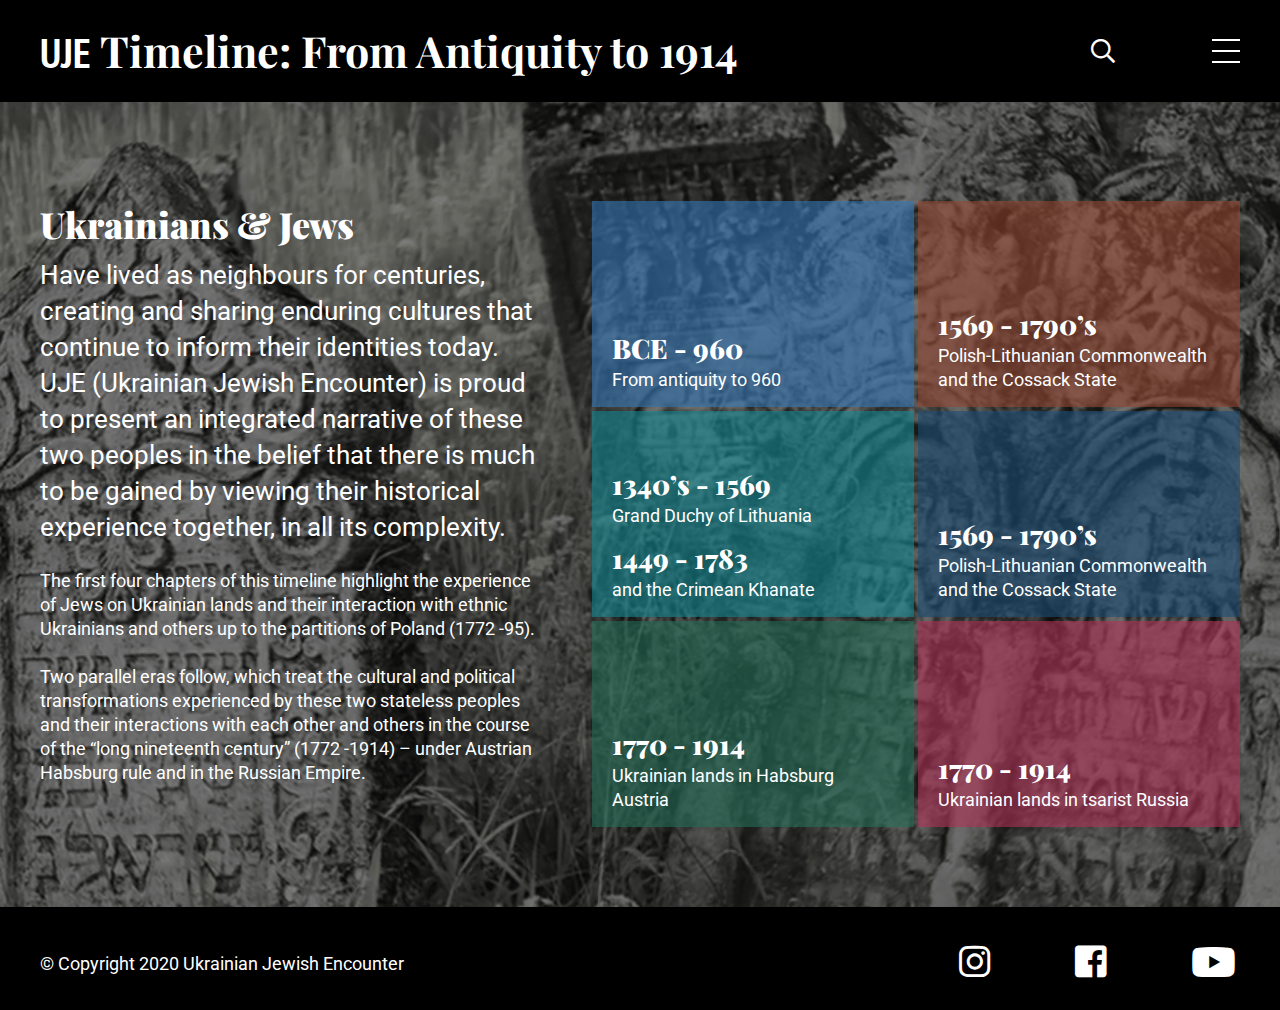
<file: index.html>
<!DOCTYPE html>
<html lang="en">
<head>

	<!-- Meta, Viewport & Title 
	================================================== -->
	<meta charset="utf-8">
	<meta http-equiv="X-UA-Compatible" content="IE=edge">
	<meta name="viewport" content="width=device-width, initial-scale=1">
	<!-- The above 3 meta tags *must* come first in the head; any other head content must come *after* these tags -->
	<title>UJE Timeline: From Antiquity to 1914</title>
	
	<!-- Styles
	================================================== -->
	<link href="css/main.css" rel="stylesheet">
	
	<!-- HTML5 shim and Respond.js for IE8 support of HTML5 elements and media queries -->
	<!-- WARNING: Respond.js doesn't work if you view the page via file:// -->
	<!--[if lt IE 9]>
	<script src="https://oss.maxcdn.com/html5shiv/3.7.2/html5shiv.min.js"></script>
	<script src="https://oss.maxcdn.com/respond/1.4.2/respond.min.js"></script>
	<![endif]-->
	
	<link rel="apple-touch-icon" sizes="57x57" href="fav/apple-icon-57x57.png">
	<link rel="apple-touch-icon" sizes="60x60" href="fav/apple-icon-60x60.png">
	<link rel="apple-touch-icon" sizes="72x72" href="fav/apple-icon-72x72.png">
	<link rel="apple-touch-icon" sizes="76x76" href="fav/apple-icon-76x76.png">
	<link rel="apple-touch-icon" sizes="114x114" href="fav/apple-icon-114x114.png">
	<link rel="apple-touch-icon" sizes="120x120" href="fav/apple-icon-120x120.png">
	<link rel="apple-touch-icon" sizes="144x144" href="fav/apple-icon-144x144.png">
	<link rel="apple-touch-icon" sizes="152x152" href="fav/apple-icon-152x152.png">
	<link rel="apple-touch-icon" sizes="180x180" href="fav/apple-icon-180x180.png">
	<link rel="icon" type="image/png" sizes="192x192" href="fav/android-icon-192x192.png">
	<link rel="icon" type="image/png" sizes="32x32" href="fav/favicon-32x32.png">
	<link rel="icon" type="image/png" sizes="96x96" href="fav/favicon-96x96.png">
	<link rel="icon" type="image/png" sizes="16x16" href="fav/favicon-16x16.png">
	<link rel="manifest" href="fav/manifest.json">
	<meta name="msapplication-TileColor" content="#ffffff">
	<meta name="msapplication-TileImage" content="fav/ms-icon-144x144.png">
	<meta name="theme-color" content="#ffffff">

</head>
<body>


<div id="container-main">

<!-- Header - Main
===================== -->
<header id="header-main">
<div class="container">

	<div class="logo"><a href="index.html" title="UJE"><span class="logo-txt">UJE</span> <span class="timeline-txt">Timeline: From Antiquity to 1914</span></a></div>
	
	<div class="header-right">
		<div class="search-btn"><div class="icon"><span class="hidden">Search</span></div>
			<div class="search-form-box">
			<form role="search" aria-label="Search for:" method="get" class="search-form" action="http://103.9.170.115/~hensoldt/">
			<label for="search-form-1"><span class="screen-reader-text">Search for:</span><input type="search" id="search-form-1" class="search-field" placeholder="Search..." value="" name="s" /></label>
			<input type="submit" class="search-submit" value="Search" />
			</form>
			</div>
		</div>	
		
		<div class="menu-btn"><div class="icon-bar"><span></span></div></div>
		
		<div class="nav-offcanvas">
		<div class="nav-inn">
		
			<div class="main-menu">
			<ul>
			<li><a href="#">Main Menu Item</a></li>
			<li><a href="#">Main Menu Item</a></li>
			<li><a href="#">Main Menu Item</a></li>
			<li><a href="#">Main Menu Item</a></li>
			<li><a href="#">Main Menu Item</a></li>
			<li><a href="#">Main Menu Item</a></li>
			<li><a href="#">Main Menu Item</a></li>
			</ul>
			</div>
			
		</div>
		</div>
	</div>

</div>     
</header>


<!-- Content - Main
==================== -->
<main id="content-main">

<div class="banner-main">
<div class="container">

	<aside>
	<h1>Ukrainians &amp; Jews</h1>
	<p class="lrg-txt">Have lived as neighbours for centuries, creating and sharing enduring cultures that continue to inform their identities today. UJE (Ukrainian Jewish Encounter) is proud to present an integrated narrative of these two peoples in the belief that there is much to be gained by viewing their historical experience together, in all its complexity.</p>
	<p>The first four chapters of this timeline highlight the experience of Jews on Ukrainian lands and their interaction with ethnic Ukrainians and others up to the partitions of Poland (1772 -95).</p> 
	<p>Two parallel eras follow, which treat the cultural and political transformations experienced by these two stateless peoples and their interactions with each other and others in the course of the “long nineteenth century” (1772 -1914) – under Austrian Habsburg rule and in the Russian Empire.</p>
	</aside>
	
	<div class="product-box">
	<div class="box-out">
	
		<div class="box">
		<div class="box-outer">
		<div class="box-inner">
		
			<div class="txt"><a href="selected1.html">
			<h3>BCE - 960</h3>
			<p>From antiquity to 960</p>
			</a></div>
			
		</div>
		</div>
		</div>
		
		<div class="box">
		<div class="box-outer">
		<div class="box-inner">
		
			<div class="txt"><a href="selected2.html">
			<h3>1569 - 1790’s</h3>
			<p>Polish-Lithuanian Commonwealth and the Cossack State</p>
			</a></div>
			
		</div>
		</div>
		</div>
		
		<div class="box">
		<div class="box-outer">
		<div class="box-inner">
		
			<div class="txt"><a href="selected3.html">
			<h3>1340’s - 1569</h3>
			<p>Grand Duchy of Lithuania</p>
			</a></div>
			
			<div class="txt"><a href="selected3.html">
			<h3>1449 - 1783</h3>
			<p>and the Crimean Khanate</p>
			</a></div>
			
		</div>
		</div>
		</div>
		
		<div class="box">
		<div class="box-outer">
		<div class="box-inner">
		
			<div class="txt"><a href="selected4.html">
			<h3>1569 - 1790’s</h3>
			<p>Polish-Lithuanian Commonwealth and the Cossack State</p>
			</a></div>
			
		</div>
		</div>
		</div>
		
		<div class="box">
		<div class="box-outer">
		<div class="box-inner">
		
			<div class="txt"><a href="selected5.html">
			<h3>1770 - 1914</h3>
			<p>Ukrainian lands in Habsburg Austria</p>
			</a></div>
			
		</div>
		</div>
		</div>
		
		<div class="box">
		<div class="box-outer">
		<div class="box-inner">
		
			<div class="txt"><a href="selected6.html">
			<h3>1770 - 1914</h3>
			<p>Ukrainian lands in tsarist Russia</p>
			</a></div>
			
		</div>			
		</div>
		</div>
		
	</div>
	</div>

</div>
</div>

</main>


<!-- Footer - Main
===================== -->
<footer id="footer-main">
<div class="container">
	
	<div class="copyrights">&copy; Copyright 2020 Ukrainian Jewish Encounter</div>
	
	<div class="social-links">
	<ul>
	<li><a href="#" class="fab fa-instagram"><span class="hidden">Instagram</span></a></li>
	<li><a href="#" class="fab fa-facebook-square"><span class="hidden">Facebook</span></a></li>
	<li><a href="#" class="fab fa-youtube"><span class="hidden">Youtube</span></a></li>
	</ul>
	</div>
	
</div>
</footer>

</div>
	
	
	<!-- Scripts
	======================================= -->
	<script src="js/modernizr.js"></script>
	<script src="js/jquery.min.js"></script>
	<script src="js/owl.carousel.js"></script>
	<script src="js/parallax.js"></script>
	<script src="js/custom.js"></script>
	

</body>
</html>
</file>
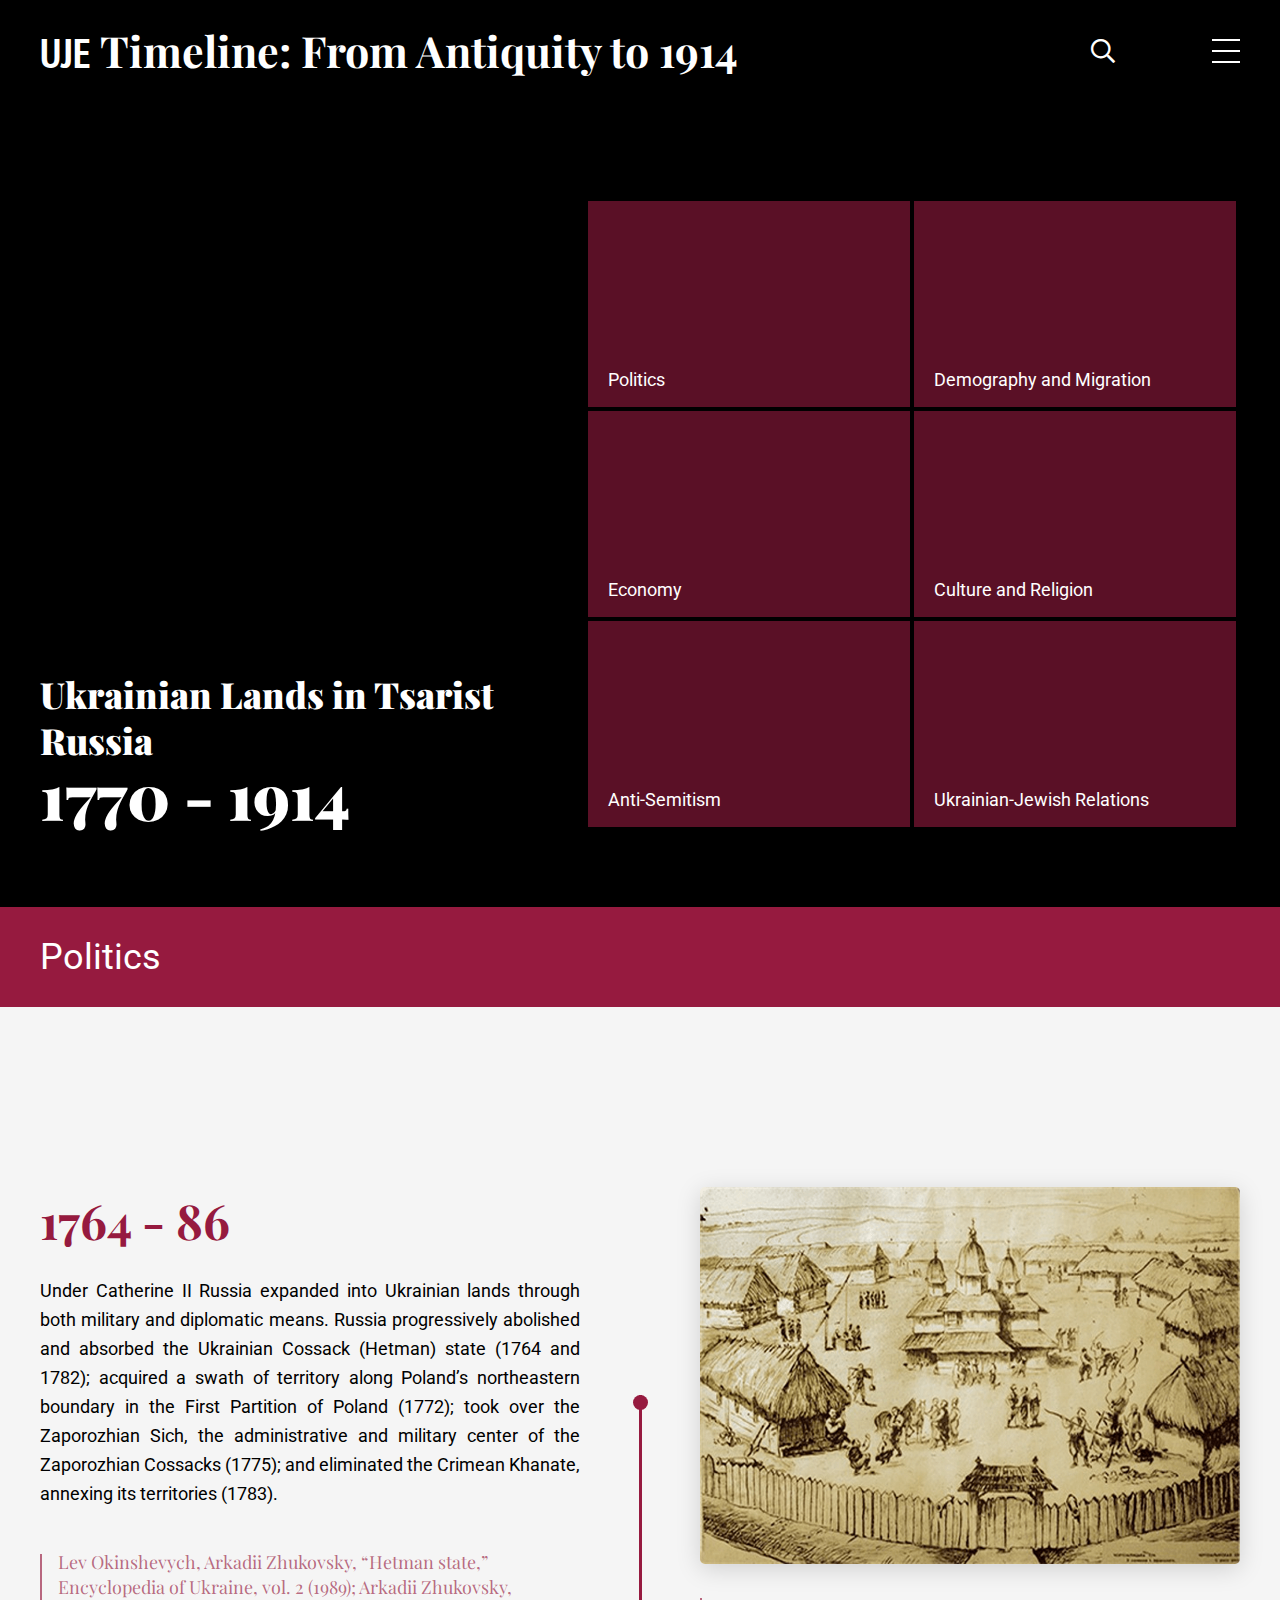
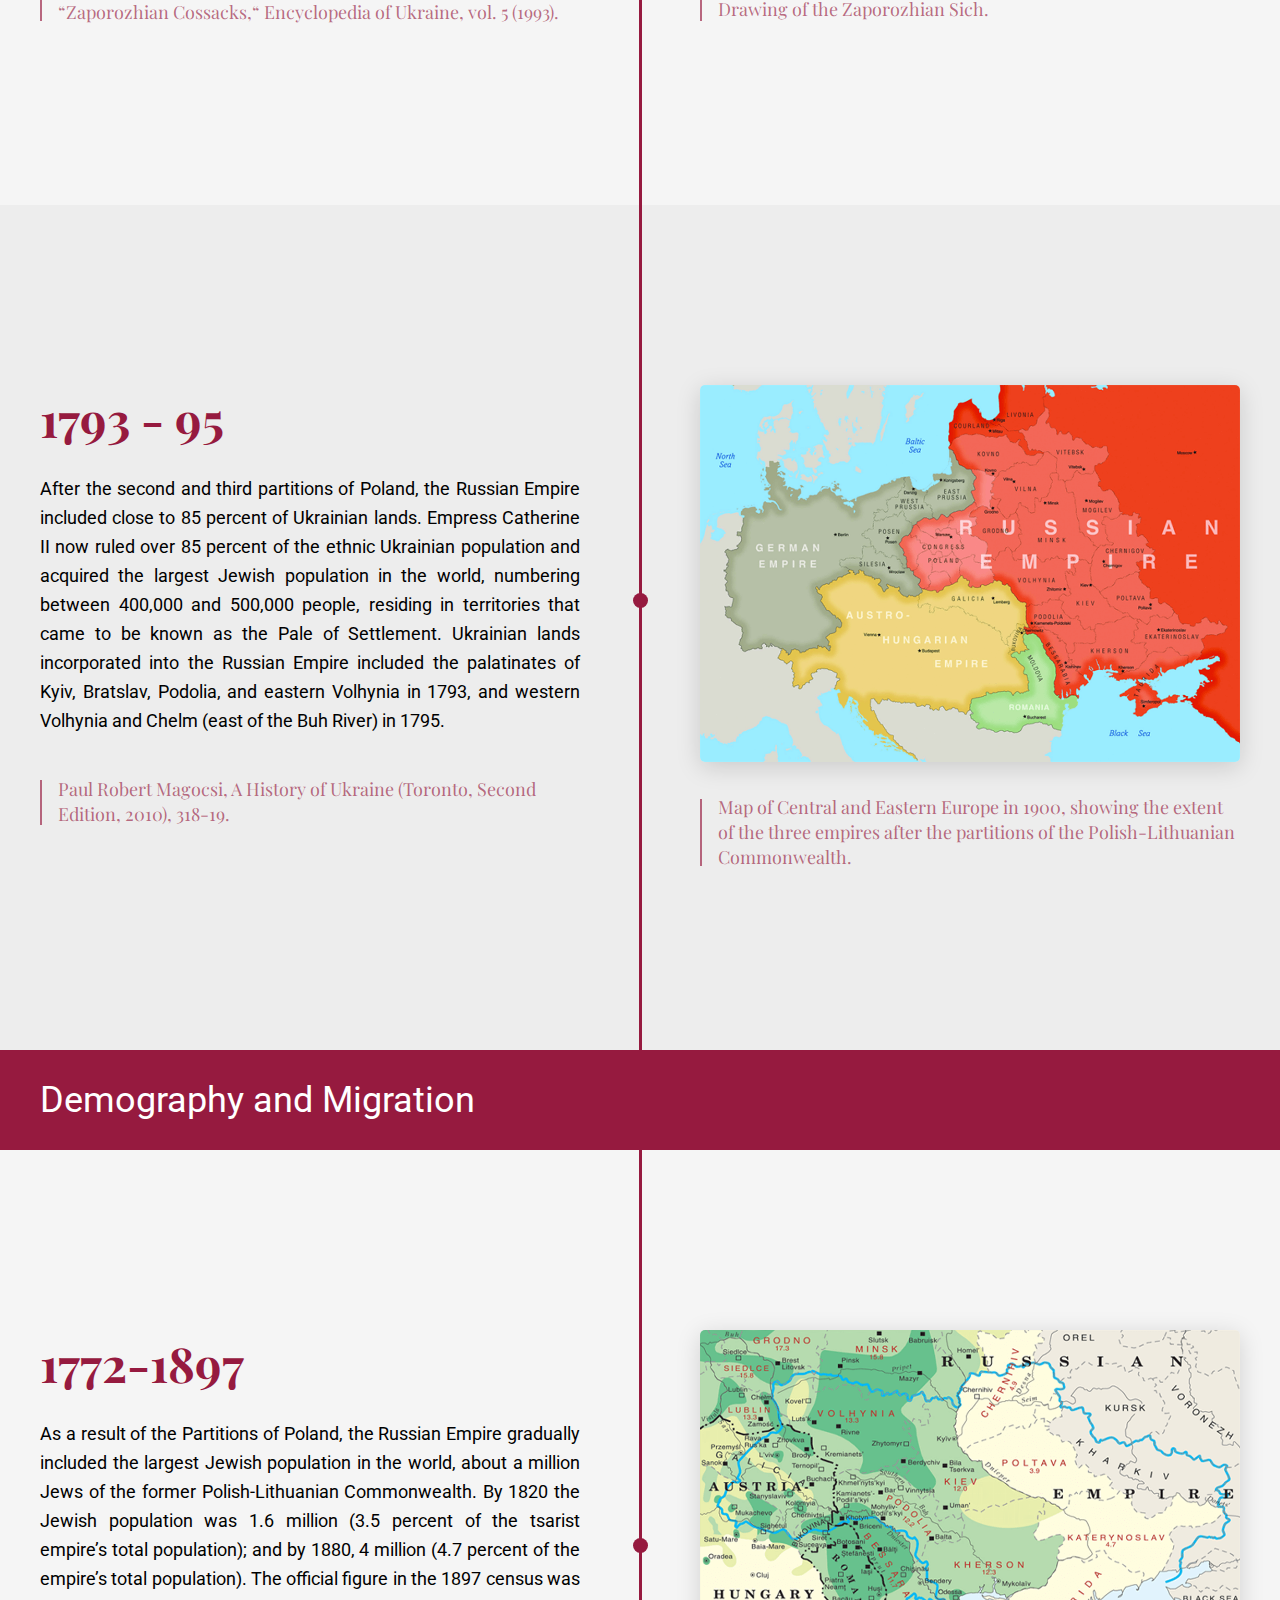
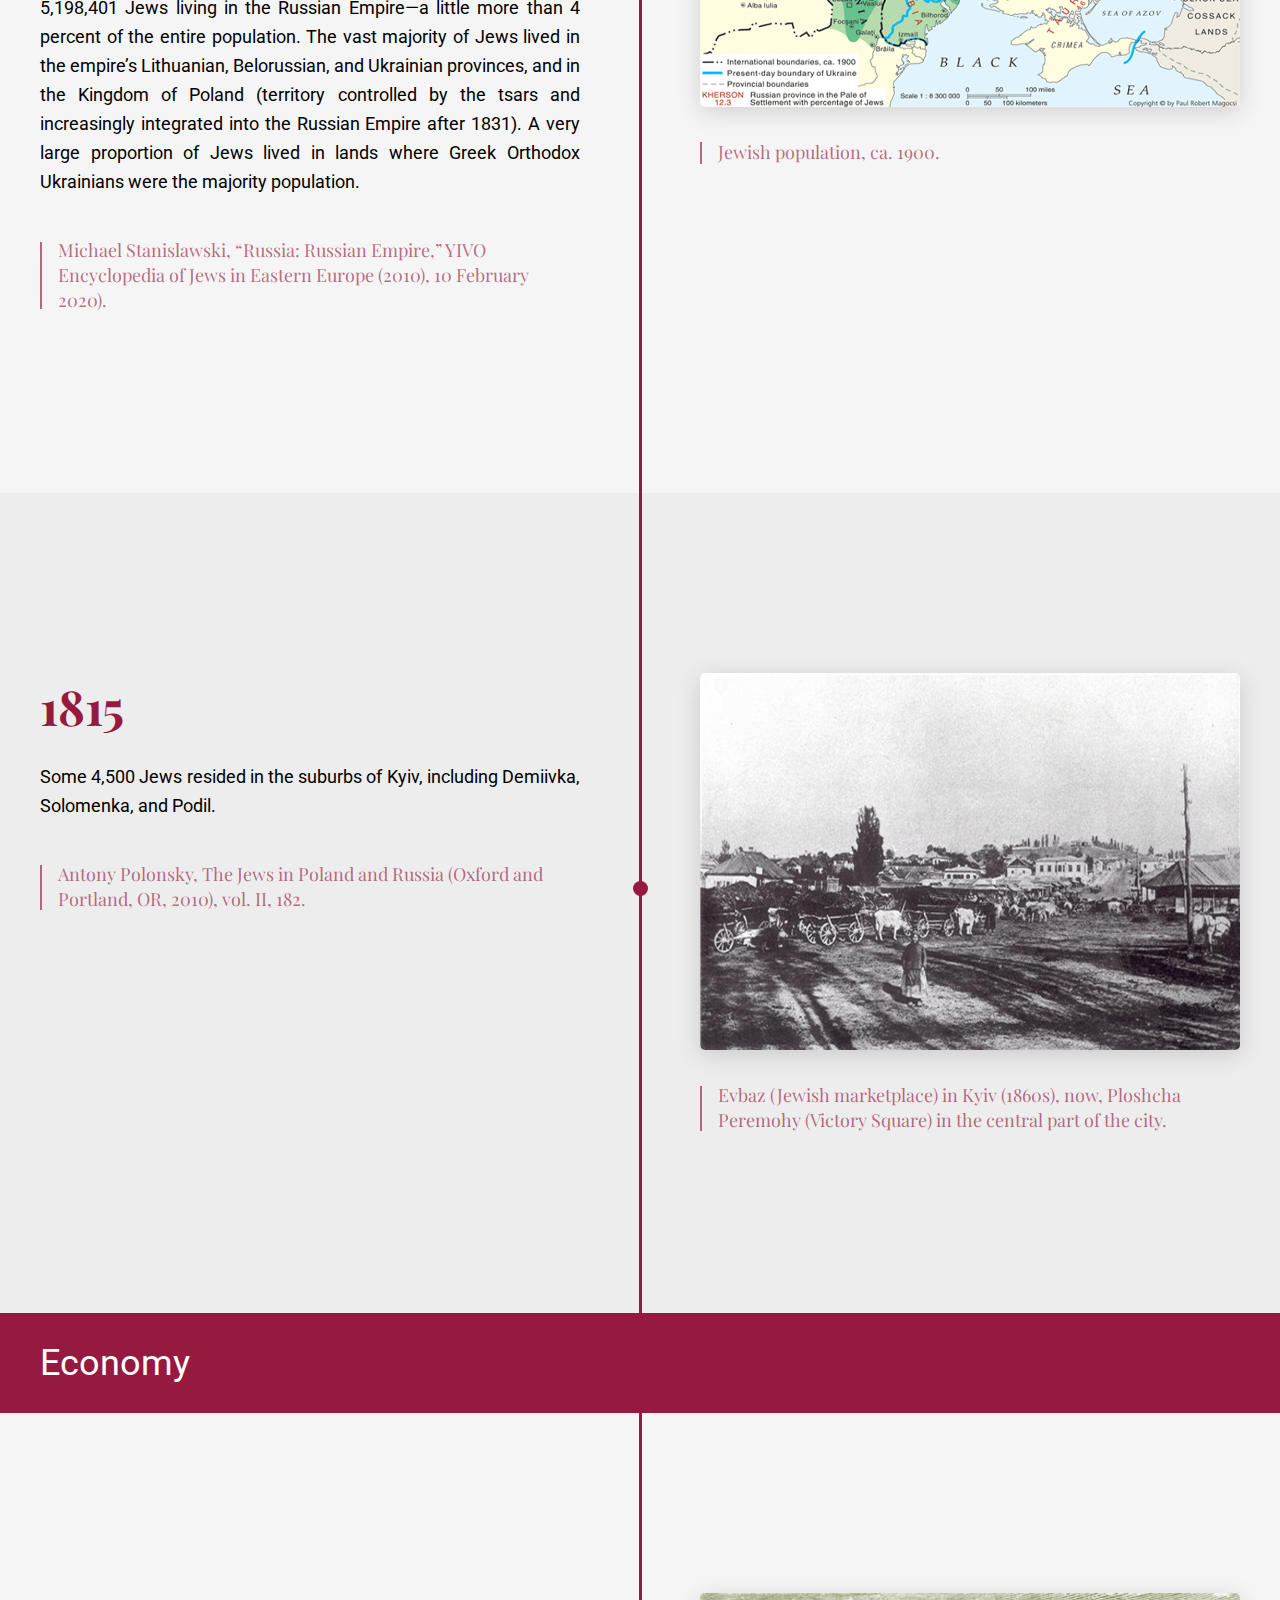
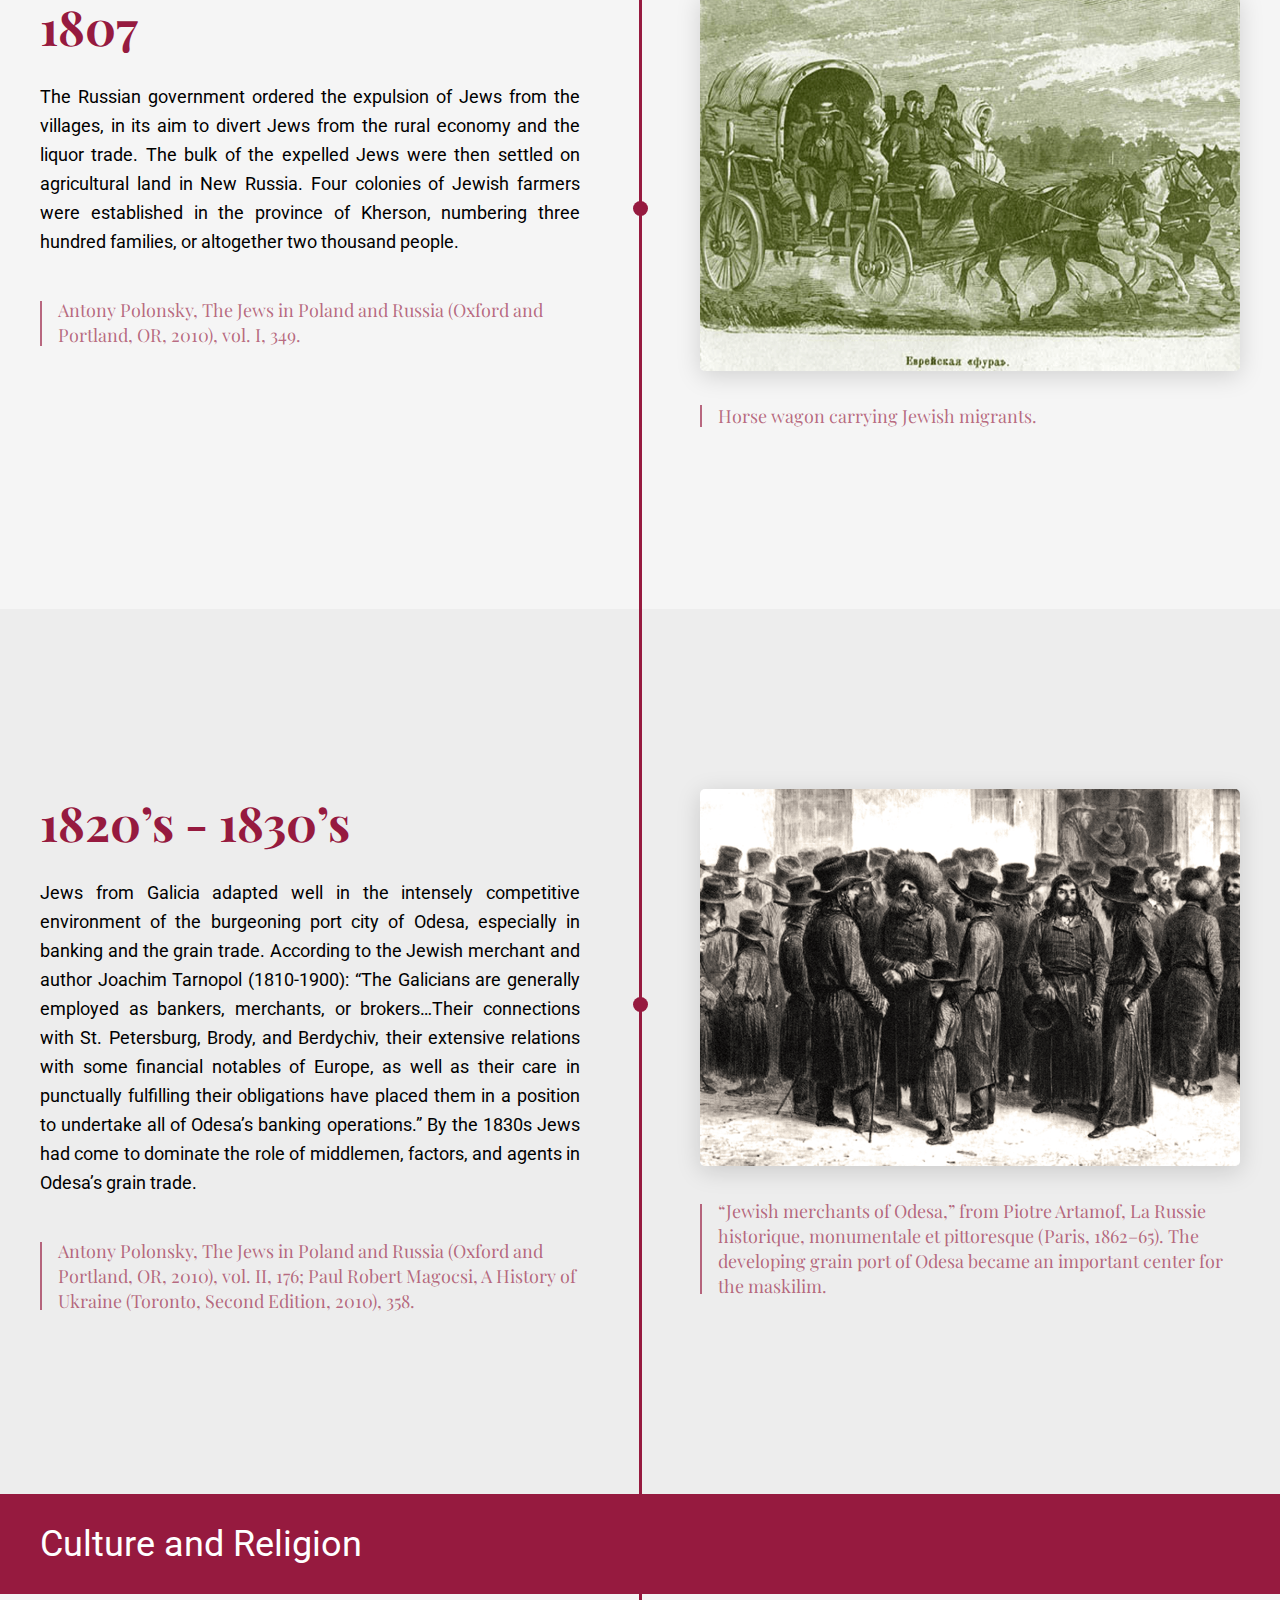
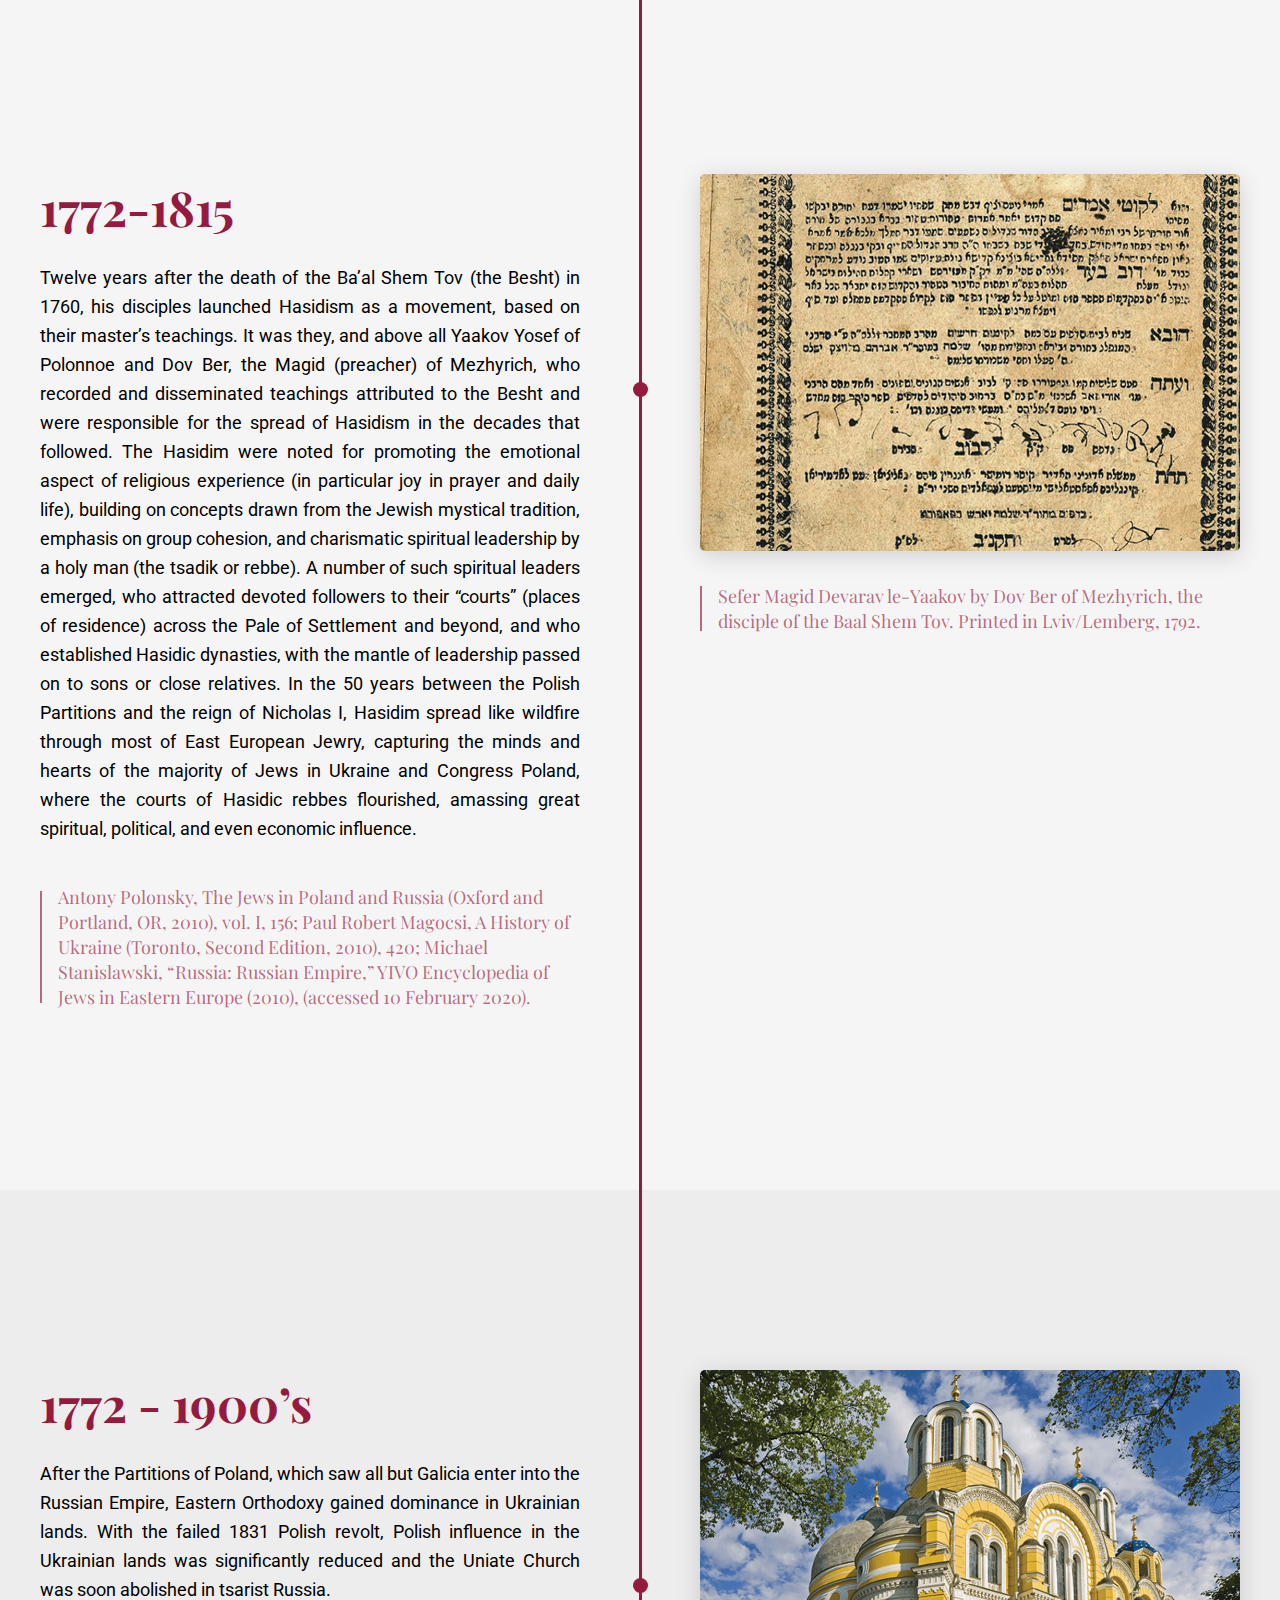
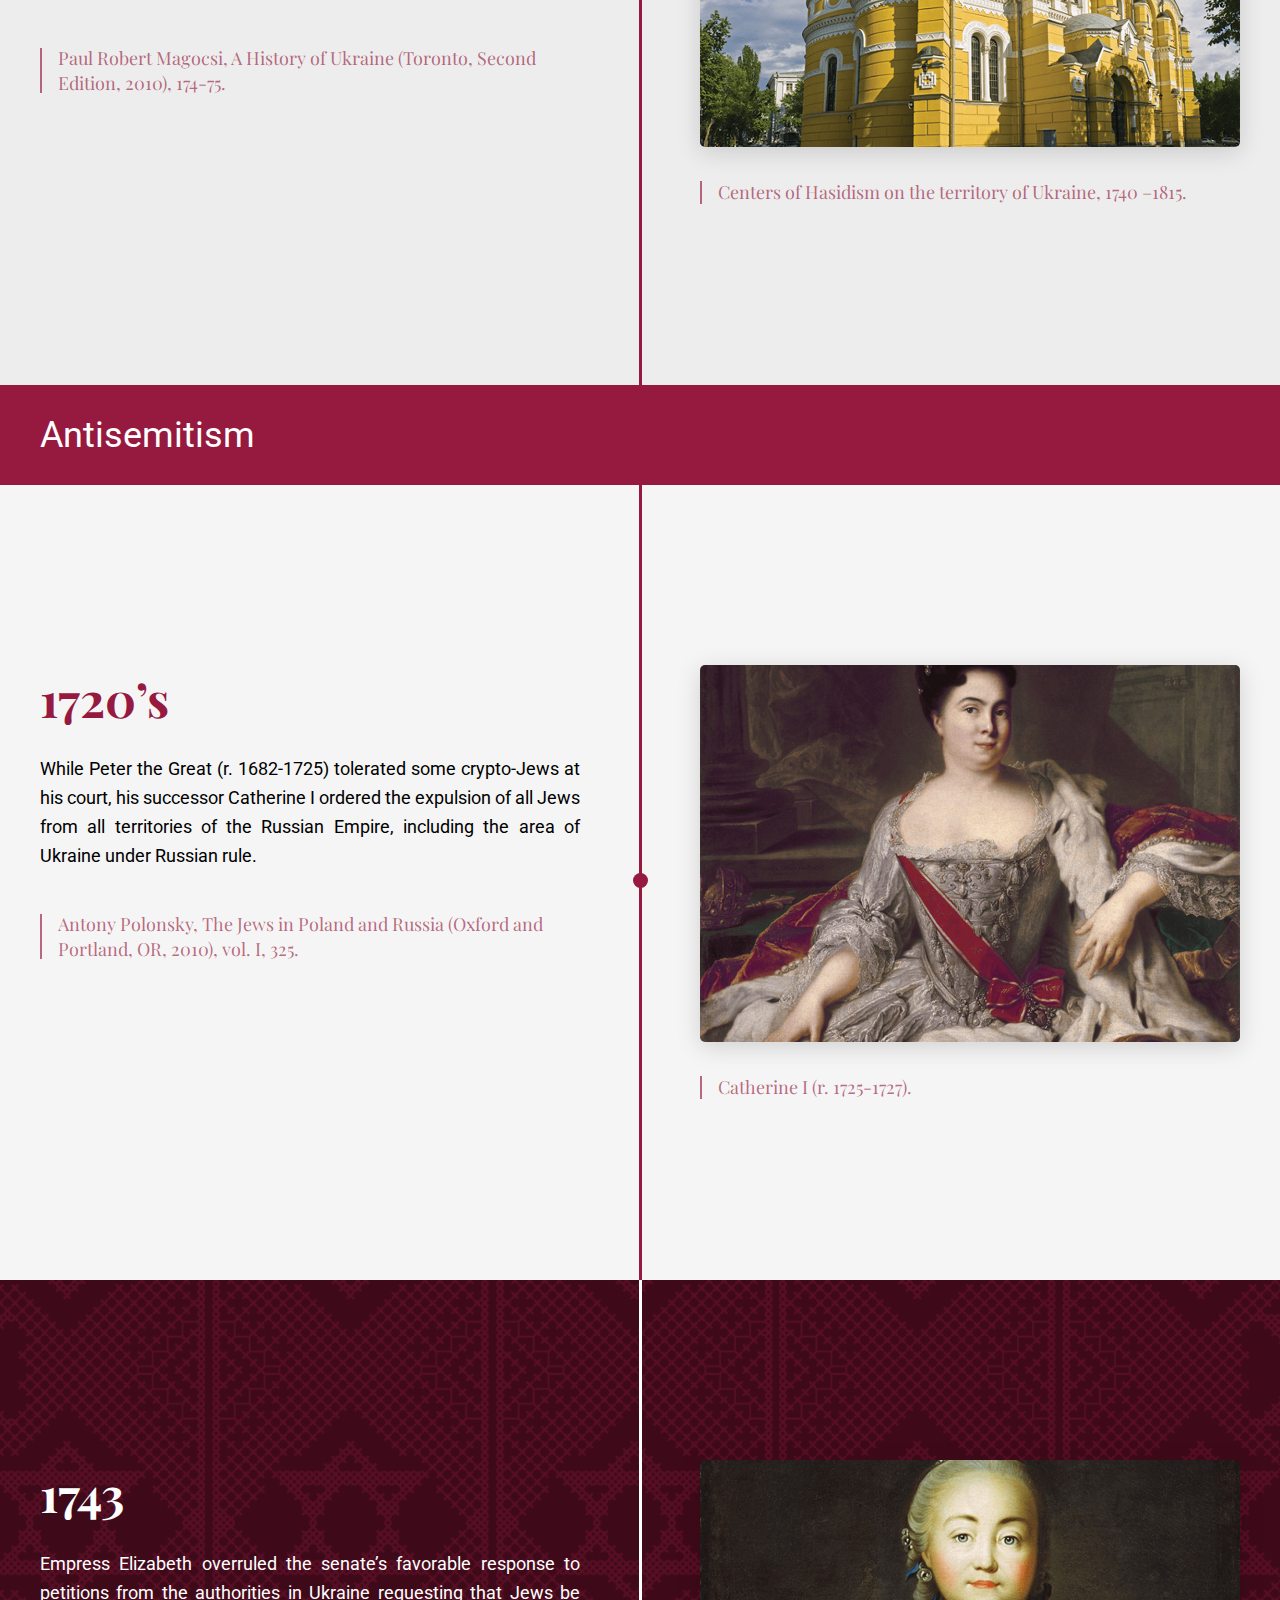
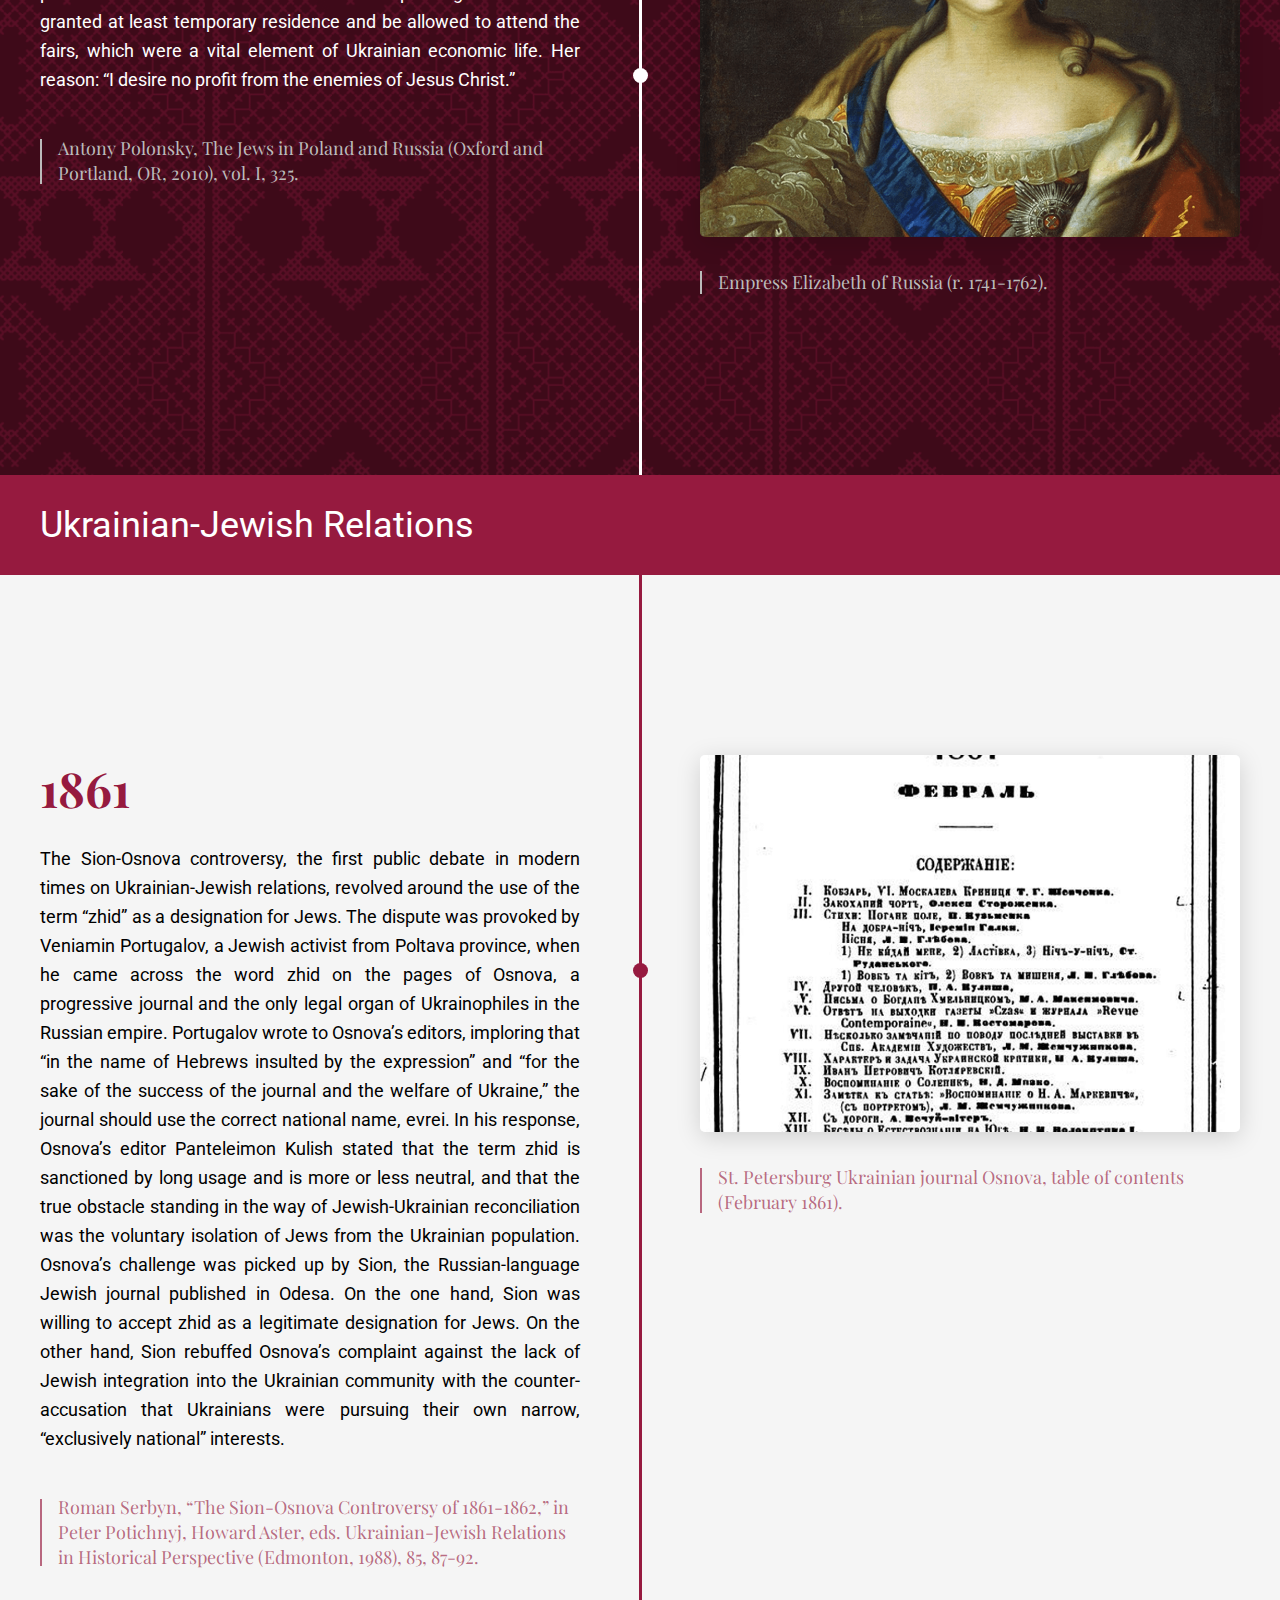
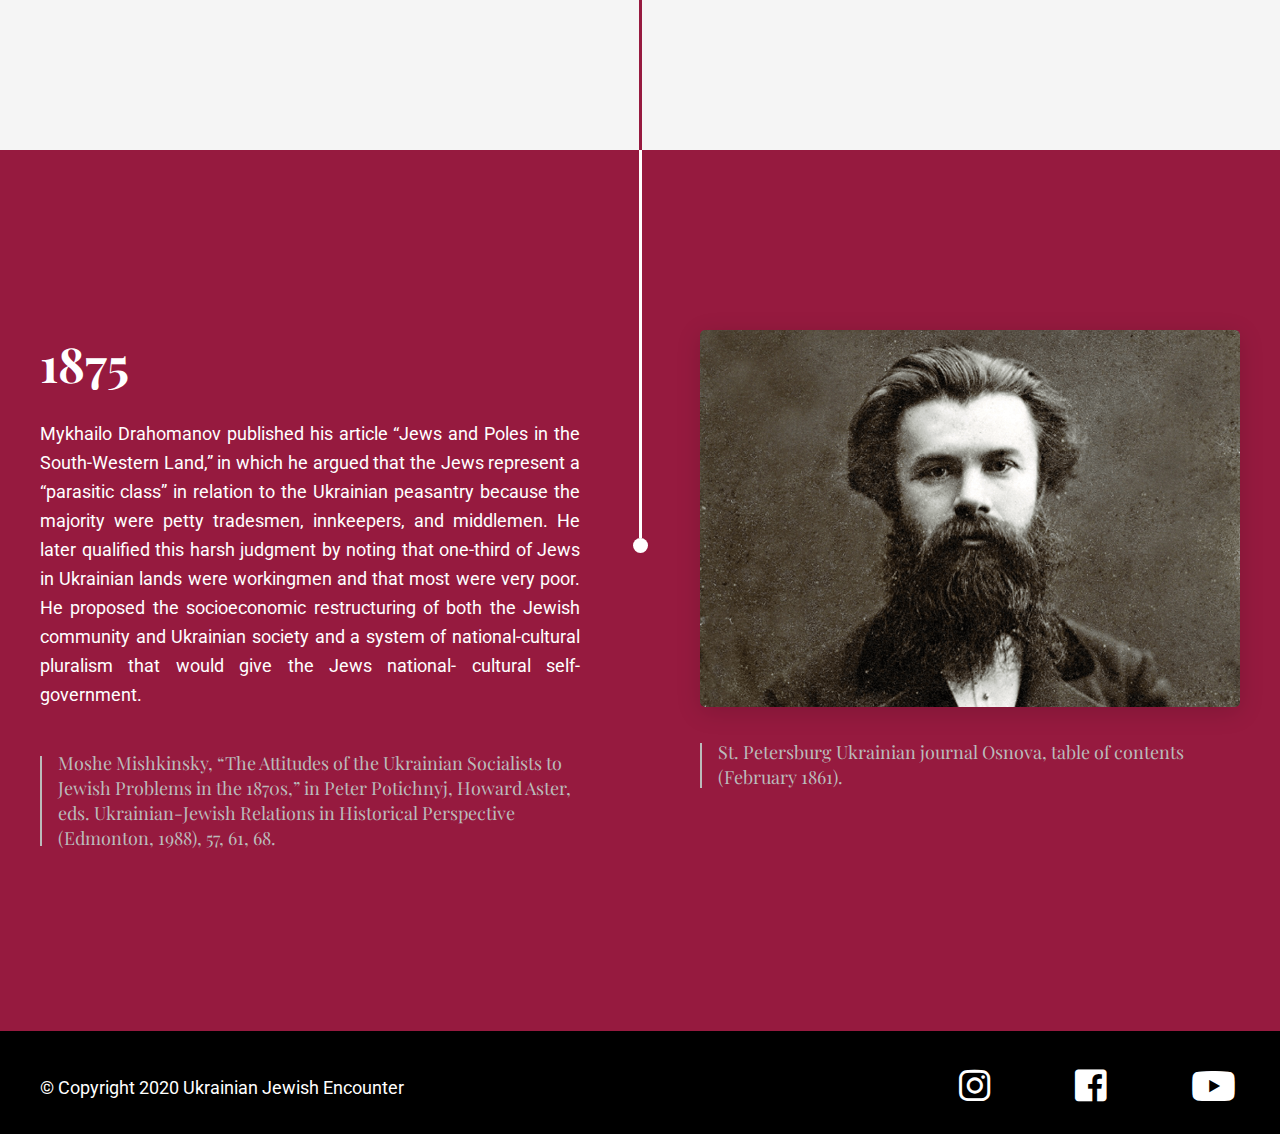
<file: selected.html>
<!DOCTYPE html>
<html lang="en">
<head>

	<!-- Meta, Viewport & Title 
	================================================== -->
	<meta charset="utf-8">
	<meta http-equiv="X-UA-Compatible" content="IE=edge">
	<meta name="viewport" content="width=device-width, initial-scale=1">
	<!-- The above 3 meta tags *must* come first in the head; any other head content must come *after* these tags -->
	<title>UJE Timeline: From Antiquity to 1914</title>
	
	<!-- Styles
	================================================== -->
	<link href="css/main.css" rel="stylesheet">
	
	<!-- HTML5 shim and Respond.js for IE8 support of HTML5 elements and media queries -->
	<!-- WARNING: Respond.js doesn't work if you view the page via file:// -->
	<!--[if lt IE 9]>
	<script src="https://oss.maxcdn.com/html5shiv/3.7.2/html5shiv.min.js"></script>
	<script src="https://oss.maxcdn.com/respond/1.4.2/respond.min.js"></script>
	<![endif]-->
	
	<link rel="apple-touch-icon" sizes="57x57" href="fav/apple-icon-57x57.png">
	<link rel="apple-touch-icon" sizes="60x60" href="fav/apple-icon-60x60.png">
	<link rel="apple-touch-icon" sizes="72x72" href="fav/apple-icon-72x72.png">
	<link rel="apple-touch-icon" sizes="76x76" href="fav/apple-icon-76x76.png">
	<link rel="apple-touch-icon" sizes="114x114" href="fav/apple-icon-114x114.png">
	<link rel="apple-touch-icon" sizes="120x120" href="fav/apple-icon-120x120.png">
	<link rel="apple-touch-icon" sizes="144x144" href="fav/apple-icon-144x144.png">
	<link rel="apple-touch-icon" sizes="152x152" href="fav/apple-icon-152x152.png">
	<link rel="apple-touch-icon" sizes="180x180" href="fav/apple-icon-180x180.png">
	<link rel="icon" type="image/png" sizes="192x192" href="fav/android-icon-192x192.png">
	<link rel="icon" type="image/png" sizes="32x32" href="fav/favicon-32x32.png">
	<link rel="icon" type="image/png" sizes="96x96" href="fav/favicon-96x96.png">
	<link rel="icon" type="image/png" sizes="16x16" href="fav/favicon-16x16.png">
	<link rel="manifest" href="fav/manifest.json">
	<meta name="msapplication-TileColor" content="#ffffff">
	<meta name="msapplication-TileImage" content="fav/ms-icon-144x144.png">
	<meta name="theme-color" content="#ffffff">

</head>
<body>


<div id="container-main">

<!-- Header - Main
===================== -->
<header id="header-main">
<div class="container">

	<div class="logo"><a href="index.html" title="UJE"><span class="logo-txt">UJE</span> <span class="timeline-txt">Timeline: From Antiquity to 1914</span></a></div>
	
	<div class="header-right">
		<div class="search-btn"><div class="icon"><span class="hidden">Search</span></div>
			<div class="search-form-box">
			<form role="search" aria-label="Search for:" method="get" class="search-form" action="http://103.9.170.115/~hensoldt/">
			<label for="search-form-1"><span class="screen-reader-text">Search for:</span><input type="search" id="search-form-1" class="search-field" placeholder="Search..." value="" name="s" /></label>
			<input type="submit" class="search-submit" value="Search" />
			</form>
			</div>
		</div>	
		
		<div class="menu-btn"><div class="icon-bar"><span></span></div></div>
		
		<div class="nav-offcanvas">
		<div class="nav-inn">
		
			<div class="main-menu">
			<ul>
			<li><a href="#">Main Menu Item</a></li>
			<li><a href="#">Main Menu Item</a></li>
			<li><a href="#">Main Menu Item</a></li>
			<li><a href="#">Main Menu Item</a></li>
			<li><a href="#">Main Menu Item</a></li>
			<li><a href="#">Main Menu Item</a></li>
			<li><a href="#">Main Menu Item</a></li>
			</ul>
			</div>
			
		</div>
		</div>
	</div>

</div>     
</header>


<!-- Content - Main
==================== -->
<main id="content-main">

<div class="banner-inner">
<div class="container">
	
	<aside>
	<h1>Ukrainian Lands in Tsarist Russia</h1>
	<div class="year">1770 - 1914</div>
	</aside>
	
	<div class="product-box">
	<div class="box-out">
	
		<div class="box">
		<div class="box-outer">
		<div class="box-inner">
		
			<div class="txt"><a href="#scroll-1">
			<p>Politics</p>
			</a></div>
			
		</div>
		</div>
		</div>
		
		<div class="box">
		<div class="box-outer">
		<div class="box-inner">
		
			<div class="txt"><a href="#scroll-2">
			<p>Demography and Migration</p>
			</a></div>
			
		</div>
		</div>
		</div>
		
		<div class="box">
		<div class="box-outer">
		<div class="box-inner">
		
			<div class="txt"><a href="#scroll-3">
			<p>Economy</p>
			</a></div>
			
		</div>
		</div>
		</div>
		
		<div class="box">
		<div class="box-outer">
		<div class="box-inner">
		
			<div class="txt"><a href="#scroll-4">
			<p>Culture and Religion</p>
			</a></div>
			
		</div>
		</div>
		</div>
		
		<div class="box">
		<div class="box-outer">
		<div class="box-inner">
		
			<div class="txt"><a href="#scroll-5">
			<p>Anti-Semitism</p>
			</a></div>
			
		</div>
		</div>
		</div>
		
		<div class="box">
		<div class="box-outer">
		<div class="box-inner">
		
			<div class="txt"><a href="#scroll-6">
			<p>Ukrainian-Jewish Relations</p>
			</a></div>
			
		</div>
		</div>
		</div>
	
	</div>
	</div>
	
</div>
</div>


<div class="row-content-out">

<div class="row-content" id="scroll-1">

	<div class="title-bar">
	<div class="container">
		<h2>Politics</h2>
	</div>
	</div>
	
	
	<div class="split-cont-out">
	
		<div class="split-cont">
		<div class="container">
		
			<div class="left-cl">
			<div class="year">1764 - 86</div>
			<p>Under Catherine II Russia expanded into Ukrainian lands through both military and diplomatic means. Russia progressively abolished and absorbed the Ukrainian Cossack (Hetman) state (1764 and 1782); acquired a swath of territory along Poland’s northeastern boundary in the First Partition of Poland (1772); took over the Zaporozhian Sich, the administrative and military center of the Zaporozhian Cossacks (1775); and eliminated the Crimean Khanate, annexing its territories (1783).</p>
			<div class="bottom-txt">Lev Okinshevych, Arkadii Zhukovsky, “Hetman state,” Encyclopedia of Ukraine, vol. 2 (1989); Arkadii Zhukovsky, “Zaporozhian Cossacks,“ Encyclopedia of Ukraine, vol. 5 (1993).</div>
			</div>
			
			<div class="right-cl">
			<div class="item overlay-1"><img src="img/photo-1.png" alt="photo-1" /></div>
			<div class="bottom-txt">Drawing of the Zaporozhian Sich.</div>
			<div class="slider-overlay" id="overlay-1">
			<div class="slider-out">
			<div class="slider-in">
			<div class="owl-carousel" id="item-slider1">
			<div class="figure"><img src="img/photo-1.png" alt="photo-1" /></div>	
			<div class="figure"><img src="img/photo-1.png" alt="photo-1" /></div>	
			<div class="figure"><img src="img/photo-1.png" alt="photo-1" /></div>	
			</div>
			</div>
			</div>
			</div>
			</div>
			
		</div>
		</div>
	
	
		<div class="split-cont">
		<div class="container">
			
			<div class="left-cl">
			<div class="year">1793 - 95</div>
			<p>After the second and third partitions of Poland, the Russian Empire included close to 85 percent of Ukrainian lands. Empress Catherine II now ruled over 85 percent of the ethnic Ukrainian population and acquired the largest Jewish population in the world, numbering between 400,000 and 500,000 people, residing in territories that came to be known as the Pale of Settlement. Ukrainian lands incorporated into the Russian Empire included the palatinates of Kyiv, Bratslav, Podolia, and eastern Volhynia in 1793, and western Volhynia and Chelm (east of the Buh River) in 1795.</p>
			<div class="bottom-txt">Paul Robert Magocsi, A History of Ukraine (Toronto, Second Edition, 2010), 318-19.</div>
			</div>
			
			<div class="right-cl">
			<div class="item overlay-2"><img src="img/photo-2.png" alt="photo-2" /></div>
			<div class="bottom-txt">Map of Central and Eastern Europe in 1900, showing the extent of the three empires after the partitions of the Polish-Lithuanian Commonwealth.</div>
			<div class="slider-overlay" id="overlay-2">
			<div class="slider-out">
			<div class="slider-in">
			<div class="owl-carousel" id="item-slider2">
			<div class="figure"><img src="img/photo-2.png" alt="photo-2" /></div>	
			<div class="figure"><img src="img/photo-2.png" alt="photo-2" /></div>	
			<div class="figure"><img src="img/photo-2.png" alt="photo-2" /></div>	
			</div>
			</div>
			</div>
			</div>				
			</div>
			</div>
			
		</div>
		
	</div>
		
</div>		
		
		
<div class="row-content" id="scroll-2">

	<div class="title-bar">
	<div class="container">
		<h2>Demography and Migration</h2>
	</div>
	</div>
		
		
	<div class="split-cont-out">
	
		<div class="split-cont">
		<div class="container">
			
			<div class="left-cl">
			<div class="year">1772-1897</div>
			<p>As a result of the Partitions of Poland, the Russian Empire gradually included the largest Jewish population in the world, about a million Jews of the former Polish-Lithuanian Commonwealth. By 1820 the Jewish population was 1.6 million (3.5 percent of the tsarist empire’s total population); and by 1880, 4 million (4.7 percent of the empire’s total population). The official figure in the 1897 census was 5,198,401 Jews living in the Russian Empire—a little more than 4 percent of the entire population. The vast majority of Jews lived in the empire’s Lithuanian, Belorussian, and Ukrainian provinces, and in the Kingdom of Poland (territory controlled by the tsars and increasingly integrated into the Russian Empire after 1831). A very large proportion of Jews lived in lands where Greek Orthodox Ukrainians were the majority population.</p>
			<div class="bottom-txt">Michael Stanislawski, “Russia: Russian Empire,” YIVO Encyclopedia of Jews in Eastern Europe (2010), 10 February 2020).</div>
			</div>
			
			<div class="right-cl">
			<div class="item overlay-3"><img src="img/photo-3.png" alt="photo-3" /></div>
			<div class="bottom-txt">Jewish population, ca. 1900.</div>
			<div class="slider-overlay" id="overlay-3">
			<div class="slider-out">
			<div class="slider-in">
			<div class="owl-carousel" id="item-slider3">
			<div class="figure"><img src="img/photo-3.png" alt="photo-3" /></div>	
			<div class="figure"><img src="img/photo-3.png" alt="photo-3" /></div>	
			<div class="figure"><img src="img/photo-3.png" alt="photo-3" /></div>	
			</div>
			</div>
			</div>
			</div>		
			</div>
			
		</div>
		</div>
			
			
		<div class="split-cont">
		<div class="container">
			
			<div class="left-cl">
			<div class="year">1815</div>
			<p>Some 4,500 Jews resided in the suburbs of Kyiv, including Demiivka, Solomenka, and Podil.</p>
			<div class="bottom-txt">Antony Polonsky, The Jews in Poland and Russia (Oxford and Portland, OR, 2010), vol. II, 182.</div>
			</div>
			
			<div class="right-cl">
			<div class="item overlay-4"><img src="img/photo-4.png" alt="photo-4" /></div>
			<div class="bottom-txt">Evbaz (Jewish marketplace) in Kyiv (1860s), now, Ploshcha Peremohy (Victory Square) in the central part of the city.</div>
			<div class="slider-overlay" id="overlay-4">
			<div class="slider-out">
			<div class="slider-in">
			<div class="owl-carousel" id="item-slider4">
			<div class="figure"><img src="img/photo-4.png" alt="photo-4" /></div>	
			<div class="figure"><img src="img/photo-4.png" alt="photo-4" /></div>	
			<div class="figure"><img src="img/photo-4.png" alt="photo-4" /></div>	
			</div>
			</div>
			</div>
			</div>
			</div>
			
		</div>
		</div>
		
	</div>
		
</div>		
		
		
<div class="row-content" id="scroll-3">

	<div class="title-bar">
	<div class="container">
		<h2>Economy</h2>
	</div>
	</div>
		
	<div class="split-cont-out">
		
		<div class="split-cont">
		<div class="container">
			
			<div class="left-cl">
			<div class="year">1807</div>
			<p>The Russian government ordered the expulsion of Jews from the villages, in its aim to divert Jews from the rural economy and the liquor trade. The bulk of the expelled Jews were then settled on agricultural land in New Russia. Four colonies of Jewish farmers were established in the province of Kherson, numbering three hundred families, or altogether two thousand people.</p>
			<div class="bottom-txt">Antony Polonsky, The Jews in Poland and Russia (Oxford and Portland, OR, 2010), vol. I, 349.</div>
			</div>
			
			<div class="right-cl">
			<div class="item overlay-5"><img src="img/photo-5.png" alt="photo-5" /></div>
			<div class="bottom-txt">Horse wagon carrying Jewish migrants.</div>
			<div class="slider-overlay" id="overlay-5">
			<div class="slider-out">
			<div class="slider-in">
			<div class="owl-carousel" id="item-slider5">
			<div class="figure"><img src="img/photo-5.png" alt="photo-5" /></div>	
			<div class="figure"><img src="img/photo-5.png" alt="photo-5" /></div>	
			<div class="figure"><img src="img/photo-5.png" alt="photo-5" /></div>	
			</div>
			</div>
			</div>
			</div>
			</div>
			
		</div>
		</div>
			
			
		<div class="split-cont">
		<div class="container">
			
			<div class="left-cl">
			<div class="year">1820’s - 1830’s</div>
			<p>Jews from Galicia adapted well in the intensely competitive environment of the burgeoning port city of Odesa, especially in banking and the grain trade. According to the Jewish merchant and author Joachim Tarnopol (1810-1900): “The Galicians are generally employed as bankers, merchants, or brokers…Their connections with St. Petersburg, Brody, and Berdychiv, their extensive relations with some financial notables of Europe, as well as their care in punctually fulfilling their obligations have placed them in a position to undertake all of Odesa’s banking operations.” By the 1830s Jews had come to dominate the role of middlemen, factors, and agents in Odesa’s grain trade.</p>
			<div class="bottom-txt">Antony Polonsky, The Jews in Poland and Russia (Oxford and Portland, OR, 2010), vol. II, 176; Paul Robert Magocsi, A History of Ukraine (Toronto, Second Edition, 2010), 358.</div>
			</div>
			
			<div class="right-cl">
			<div class="item overlay-6"><img src="img/photo-6.png" alt="photo-6" /></div>
			<div class="bottom-txt">“Jewish merchants of Odesa,” from Piotre Artamof, La Russie historique, monumentale et pittoresque (Paris, 1862–65). The developing grain port of Odesa became an important center for the maskilim.</div>			
			<div class="slider-overlay" id="overlay-6">
			<div class="slider-out">
			<div class="slider-in">
			<div class="owl-carousel" id="item-slider6">
			<div class="figure"><img src="img/photo-6.png" alt="photo-6" /></div>	
			<div class="figure"><img src="img/photo-6.png" alt="photo-6" /></div>	
			<div class="figure"><img src="img/photo-6.png" alt="photo-6" /></div>	
			</div>
			</div>
			</div>
			</div>
			</div>
			
		</div>
		</div>
		
	</div>
		
</div>
		
		
<div class="row-content" id="scroll-4">

	<div class="title-bar">
	<div class="container">
		<h2>Culture and Religion</h2>
	</div>
	</div>
	
		
	<div class="split-cont-out">
		
		<div class="split-cont">
		<div class="container">
			
			<div class="left-cl">
			<div class="year">1772-1815</div>
			<p>Twelve years after the death of the Ba’al Shem Tov (the Besht) in 1760, his disciples launched Hasidism as a movement, based on their master’s teachings. It was they, and above all Yaakov Yosef of Polonnoe and Dov Ber, the Magid (preacher) of Mezhyrich, who recorded and disseminated teachings attributed to the Besht and were responsible for the spread of Hasidism in the decades that followed. The Hasidim were noted for promoting the emotional aspect of religious experience (in particular joy in prayer and daily life), building on concepts drawn from the Jewish mystical tradition, emphasis on group cohesion, and charismatic spiritual leadership by a holy man (the tsadik or rebbe). A number of such spiritual leaders emerged, who attracted devoted followers to their “courts” (places of residence) across the Pale of Settlement and beyond, and who established Hasidic dynasties, with the mantle of leadership passed on to sons or close relatives. In the 50 years between the Polish Partitions and the reign of Nicholas I, Hasidim spread like wildfire through most of East European Jewry, capturing the minds and hearts of the majority of Jews in Ukraine and Congress Poland, where the courts of Hasidic rebbes flourished, amassing great spiritual, political, and even economic influence.</p>
			<div class="bottom-txt">Antony Polonsky, The Jews in Poland and Russia (Oxford and Portland, OR, 2010), vol. I, 156; Paul Robert Magocsi, A History of Ukraine (Toronto, Second Edition, 2010), 420; Michael Stanislawski, “Russia: Russian Empire,” YIVO Encyclopedia of Jews in Eastern Europe (2010), (accessed 10 February 2020).</div>
			</div>
			
			<div class="right-cl">
			<div class="item overlay-7"><img src="img/photo-7.png" alt="photo-7" /></div>
			<div class="bottom-txt">Sefer Magid Devarav le-Yaakov by Dov Ber of Mezhyrich, the disciple of the Baal Shem Tov. Printed in Lviv/Lemberg, 1792.</div>		
			<div class="slider-overlay" id="overlay-7">
			<div class="slider-out">
			<div class="slider-in">
			<div class="owl-carousel" id="item-slider7">
			<div class="figure"><img src="img/photo-7.png" alt="photo-7" /></div>	
			<div class="figure"><img src="img/photo-7.png" alt="photo-7" /></div>	
			<div class="figure"><img src="img/photo-7.png" alt="photo-7" /></div>	
			</div>
			</div>
			</div>
			</div>
			</div>
			
		</div>
		</div>	
			
			
		<div class="split-cont">
		<div class="container">
			
			<div class="left-cl">
			<div class="year">1772 - 1900’s</div>
			<p>After the Partitions of Poland, which saw all but Galicia enter into the Russian Empire, Eastern Orthodoxy gained dominance in Ukrainian lands. With the failed 1831 Polish revolt, Polish influence in the Ukrainian lands was significantly reduced and the Uniate Church was soon abolished in tsarist Russia.</p>
			<div class="bottom-txt">Paul Robert Magocsi, A History of Ukraine (Toronto, Second Edition, 2010), 174-75.</div>
			</div>
			
			<div class="right-cl">
			<div class="item overlay-8"><img src="img/photo-8.png" alt="photo-8" /></div>
			<div class="bottom-txt">Centers of Hasidism on the territory of Ukraine, 1740 –1815.</div>
			<div class="slider-overlay" id="overlay-8">
			<div class="slider-out">
			<div class="slider-in">
			<div class="owl-carousel" id="item-slider8">
			<div class="figure"><img src="img/photo-8.png" alt="photo-8" /></div>	
			<div class="figure"><img src="img/photo-8.png" alt="photo-8" /></div>	
			<div class="figure"><img src="img/photo-8.png" alt="photo-8" /></div>	
			</div>
			</div>
			</div>
			</div>
			</div>
			
		</div>
		</div>
		
	</div>
		
</div>
		
		
<div class="row-content" id="scroll-5">

	<div class="title-bar">
	<div class="container">
		<h2>Antisemitism</h2>
	</div>
	</div>
	
		
	<div class="split-cont-out">
		
		<div class="split-cont">
		<div class="container">
			
			<div class="left-cl">
			<div class="year">1720’s</div>
			<p>While Peter the Great (r. 1682-1725) tolerated some crypto-Jews at his court, his successor Catherine I ordered the expulsion of all Jews from all territories of the Russian Empire, including the area of Ukraine under Russian rule.</p>
			<div class="bottom-txt">Antony Polonsky, The Jews in Poland and Russia (Oxford and Portland, OR, 2010), vol. I, 325.</div>
			</div>
			
			<div class="right-cl">
			<div class="item overlay-9"><img src="img/photo-9.png" alt="photo-9" /></div>
			<div class="bottom-txt">Catherine I (r. 1725-1727).</div>
			<div class="slider-overlay" id="overlay-9">
			<div class="slider-out">
			<div class="slider-in">
			<div class="owl-carousel" id="item-slider9">
			<div class="figure"><img src="img/photo-9.png" alt="photo-9" /></div>	
			<div class="figure"><img src="img/photo-9.png" alt="photo-9" /></div>	
			<div class="figure"><img src="img/photo-9.png" alt="photo-9" /></div>	
			</div>
			</div>
			</div>
			</div>
			</div>
			
		</div>
		</div>
		
			
		<div class="split-cont red-bg">
		<div class="container">
			
			<div class="left-cl">
			<div class="year">1743</div>
			<p>Empress Elizabeth overruled the senate’s favorable response to petitions from the authorities in Ukraine requesting that Jews be granted at least temporary residence and be allowed to attend the fairs, which were a vital element of Ukrainian economic life. Her reason: “I desire no profit from the enemies of Jesus Christ.”</p>
			<div class="bottom-txt">Antony Polonsky, The Jews in Poland and Russia (Oxford and Portland, OR, 2010), vol. I, 325.</div>
			</div>
			
			<div class="right-cl">
			<div class="item overlay-10"><img src="img/photo-10.png" alt="photo-10" /></div>
			<div class="bottom-txt">Empress Elizabeth of Russia (r. 1741-1762).</div>
			<div class="slider-overlay" id="overlay-10">
			<div class="slider-out">
			<div class="slider-in">
			<div class="owl-carousel" id="item-slider10">
			<div class="figure"><img src="img/photo-10.png" alt="photo-10" /></div>	
			<div class="figure"><img src="img/photo-10.png" alt="photo-10" /></div>	
			<div class="figure"><img src="img/photo-10.png" alt="photo-10" /></div>	
			</div>
			</div>
			</div>
			</div>
			</div>
			
		</div>
		</div>
		
	</div>
		
</div>		
		
		
<div class="row-content" id="scroll-6">

	<div class="title-bar">
	<div class="container">
		<h2>Ukrainian-Jewish Relations</h2>
	</div>
	</div>
	
		
	<div class="split-cont-out">
		
		<div class="split-cont">
		<div class="container">
			
			<div class="left-cl">
			<div class="year">1861</div>
			<p>The Sion-Osnova controversy, the first public debate in modern times on Ukrainian-Jewish relations, revolved around the use of the term “zhid” as a designation for Jews. The dispute was provoked by Veniamin Portugalov, a Jewish activist from Poltava province, when he came across the word zhid on the pages of Osnova, a progressive journal and the only legal organ of Ukrainophiles in the Russian empire. Portugalov wrote to Osnova’s editors, imploring that “in the name of Hebrews insulted by the expression” and “for the sake of the success of the journal and the welfare of Ukraine,” the journal should use the correct national name, evrei. In his response, Osnova’s editor Panteleimon Kulish stated that the term zhid is sanctioned by long usage and is more or less neutral, and that the true obstacle standing in the way of Jewish-Ukrainian reconciliation was the voluntary isolation of Jews from the Ukrainian population. Osnova’s challenge was picked up by Sion, the Russian-language Jewish journal published in Odesa. On the one hand, Sion was willing to accept zhid as a legitimate designation for Jews. On the other hand, Sion rebuffed Osnova’s complaint against the lack of Jewish integration into the Ukrainian community with the counter-accusation that Ukrainians were pursuing their own narrow, “exclusively national” interests.</p>
			<div class="bottom-txt">Roman Serbyn, “The Sion-Osnova Controversy of 1861-1862,” in Peter Potichnyj, Howard Aster, eds. Ukrainian-Jewish Relations in Historical Perspective (Edmonton, 1988), 85, 87-92.</div>
			</div>
			
			<div class="right-cl">
			<div class="item overlay-11"><img src="img/photo-11.png" alt="photo-11" /></div>
			<div class="bottom-txt">St. Petersburg Ukrainian journal Osnova, table of contents (February 1861).</div>
			<div class="slider-overlay" id="overlay-11">
			<div class="slider-out">
			<div class="slider-in">
			<div class="owl-carousel" id="item-slider11">
			<div class="figure"><img src="img/photo-11.png" alt="photo-11" /></div>	
			<div class="figure"><img src="img/photo-11.png" alt="photo-11" /></div>	
			<div class="figure"><img src="img/photo-11.png" alt="photo-11" /></div>	
			</div>
			</div>
			</div>
			</div>
			</div>
			
		</div>
		</div>
			
			
		<div class="split-cont red-bg2">
		<div class="container">
			
			<div class="left-cl">
			<div class="year">1875</div>
			<p>Mykhailo Drahomanov published his article “Jews and Poles in the South-Western Land,” in which he argued that the Jews represent a “parasitic class” in relation to the Ukrainian peasantry because the majority were petty tradesmen, innkeepers, and middlemen. He later qualified this harsh judgment by noting that one-third of Jews in Ukrainian lands were workingmen and that most were very poor. He proposed the socioeconomic restructuring of both the Jewish community and Ukrainian society and a system of national-cultural pluralism that would give the Jews national- cultural self-government.</p>
			<div class="bottom-txt">Moshe Mishkinsky, “The Attitudes of the Ukrainian Socialists to Jewish Problems in the 1870s,” in Peter Potichnyj, Howard Aster, eds. Ukrainian-Jewish Relations in Historical Perspective (Edmonton, 1988), 57, 61, 68.</div>
			</div>
			
			<div class="right-cl">
			<div class="item overlay-12"><img src="img/photo-12.png" alt="photo-12" /></div>
			<div class="bottom-txt">St. Petersburg Ukrainian journal Osnova, table of contents (February 1861).</div>
			<div class="slider-overlay" id="overlay-12">
			<div class="slider-out">
			<div class="slider-in">
			<div class="owl-carousel" id="item-slider12">
			<div class="figure"><img src="img/photo-12.png" alt="photo-12" /></div>	
			<div class="figure"><img src="img/photo-12.png" alt="photo-12" /></div>	
			<div class="figure"><img src="img/photo-12.png" alt="photo-12" /></div>	
			</div>
			</div>
			</div>
			</div>
			</div>
			
		</div>
		</div>
		
	</div>
		
</div>
		
</div>

</main>


<!-- Footer - Main
===================== -->
<footer id="footer-main">
<div class="container">
	
	<div class="copyrights">&copy; Copyright 2020 Ukrainian Jewish Encounter</div>
	
	<div class="social-links">
	<ul>
	<li><a href="#" class="fab fa-instagram"><span class="hidden">Instagram</span></a></li>
	<li><a href="#" class="fab fa-facebook-square"><span class="hidden">Facebook</span></a></li>
	<li><a href="#" class="fab fa-youtube"><span class="hidden">Youtube</span></a></li>
	</ul>
	</div>
	
</div>
</footer>

</div>
	
	
	<!-- Scripts
	======================================= -->
	<script src="js/modernizr.js"></script>
	<script src="js/jquery.min.js"></script>
	<script src="js/owl.carousel.js"></script>
	<script src="js/custom.js"></script>
	

</body>
</html>
</file>
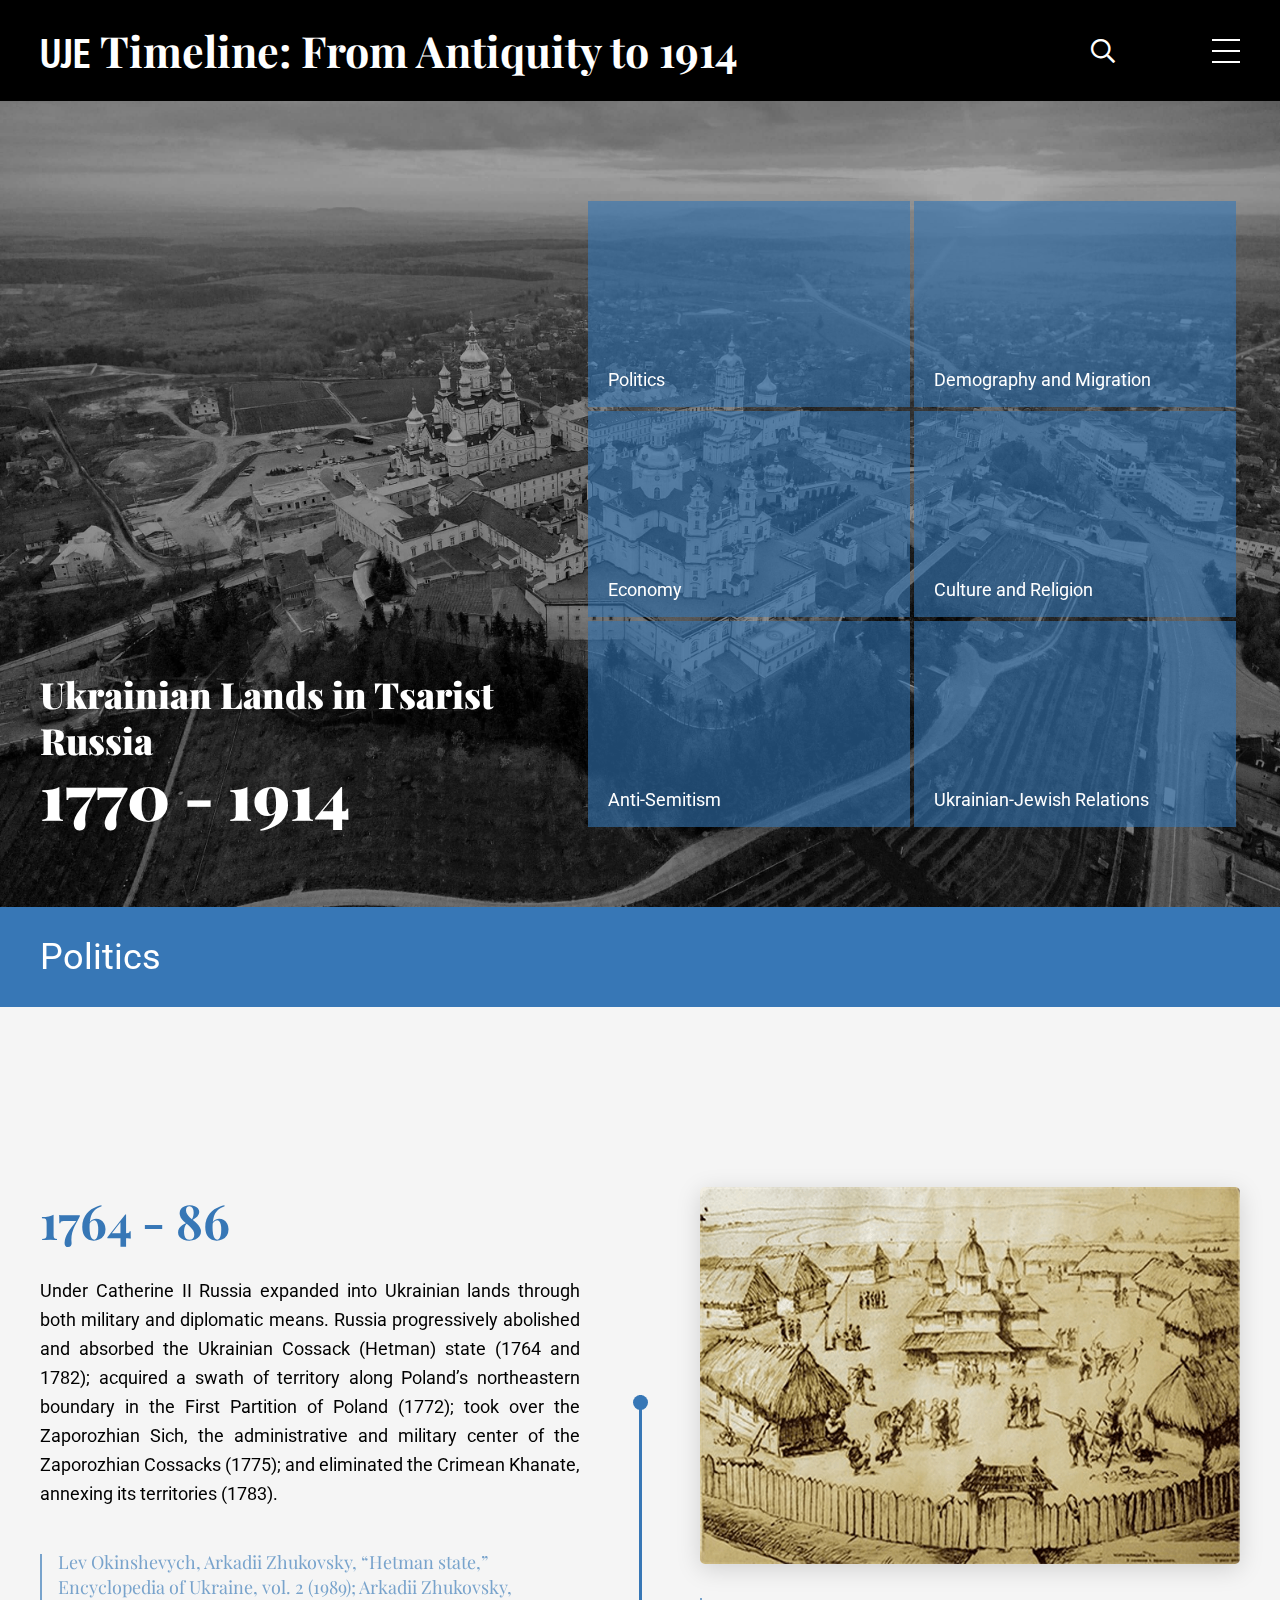
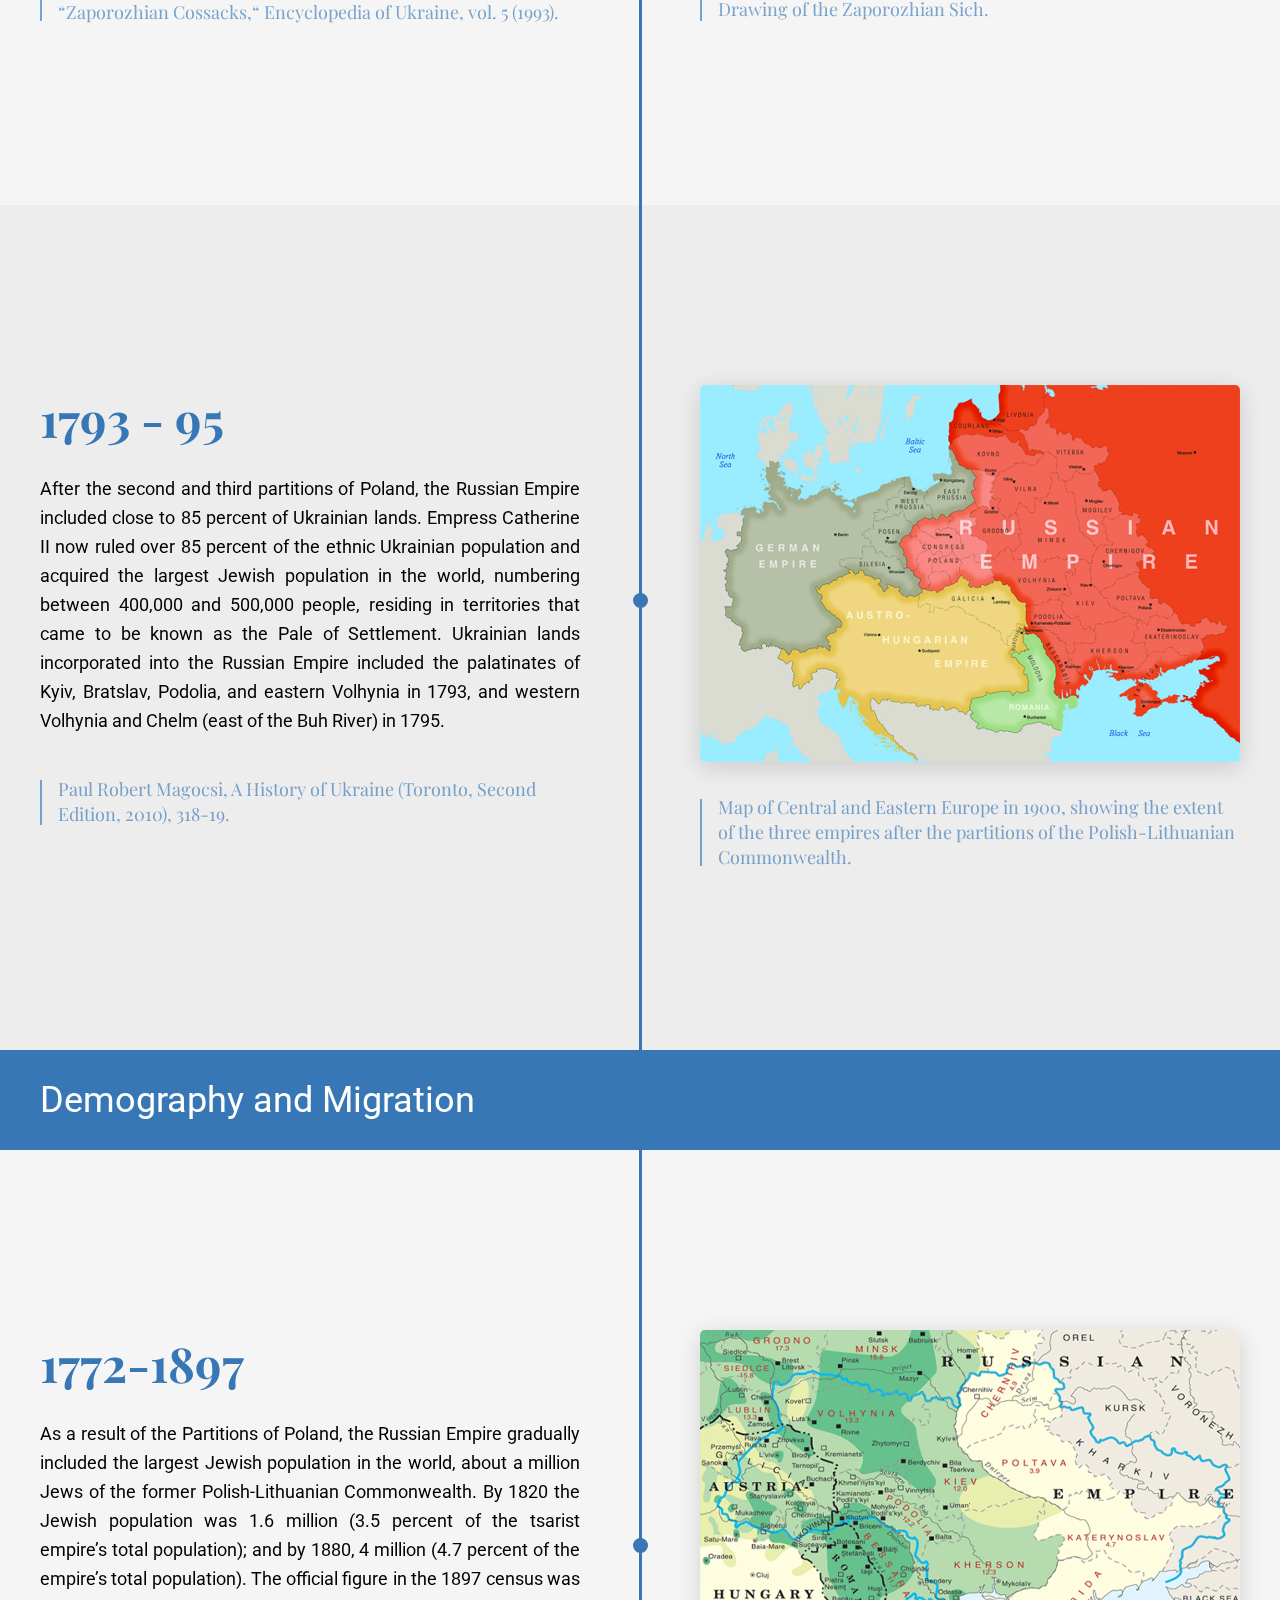
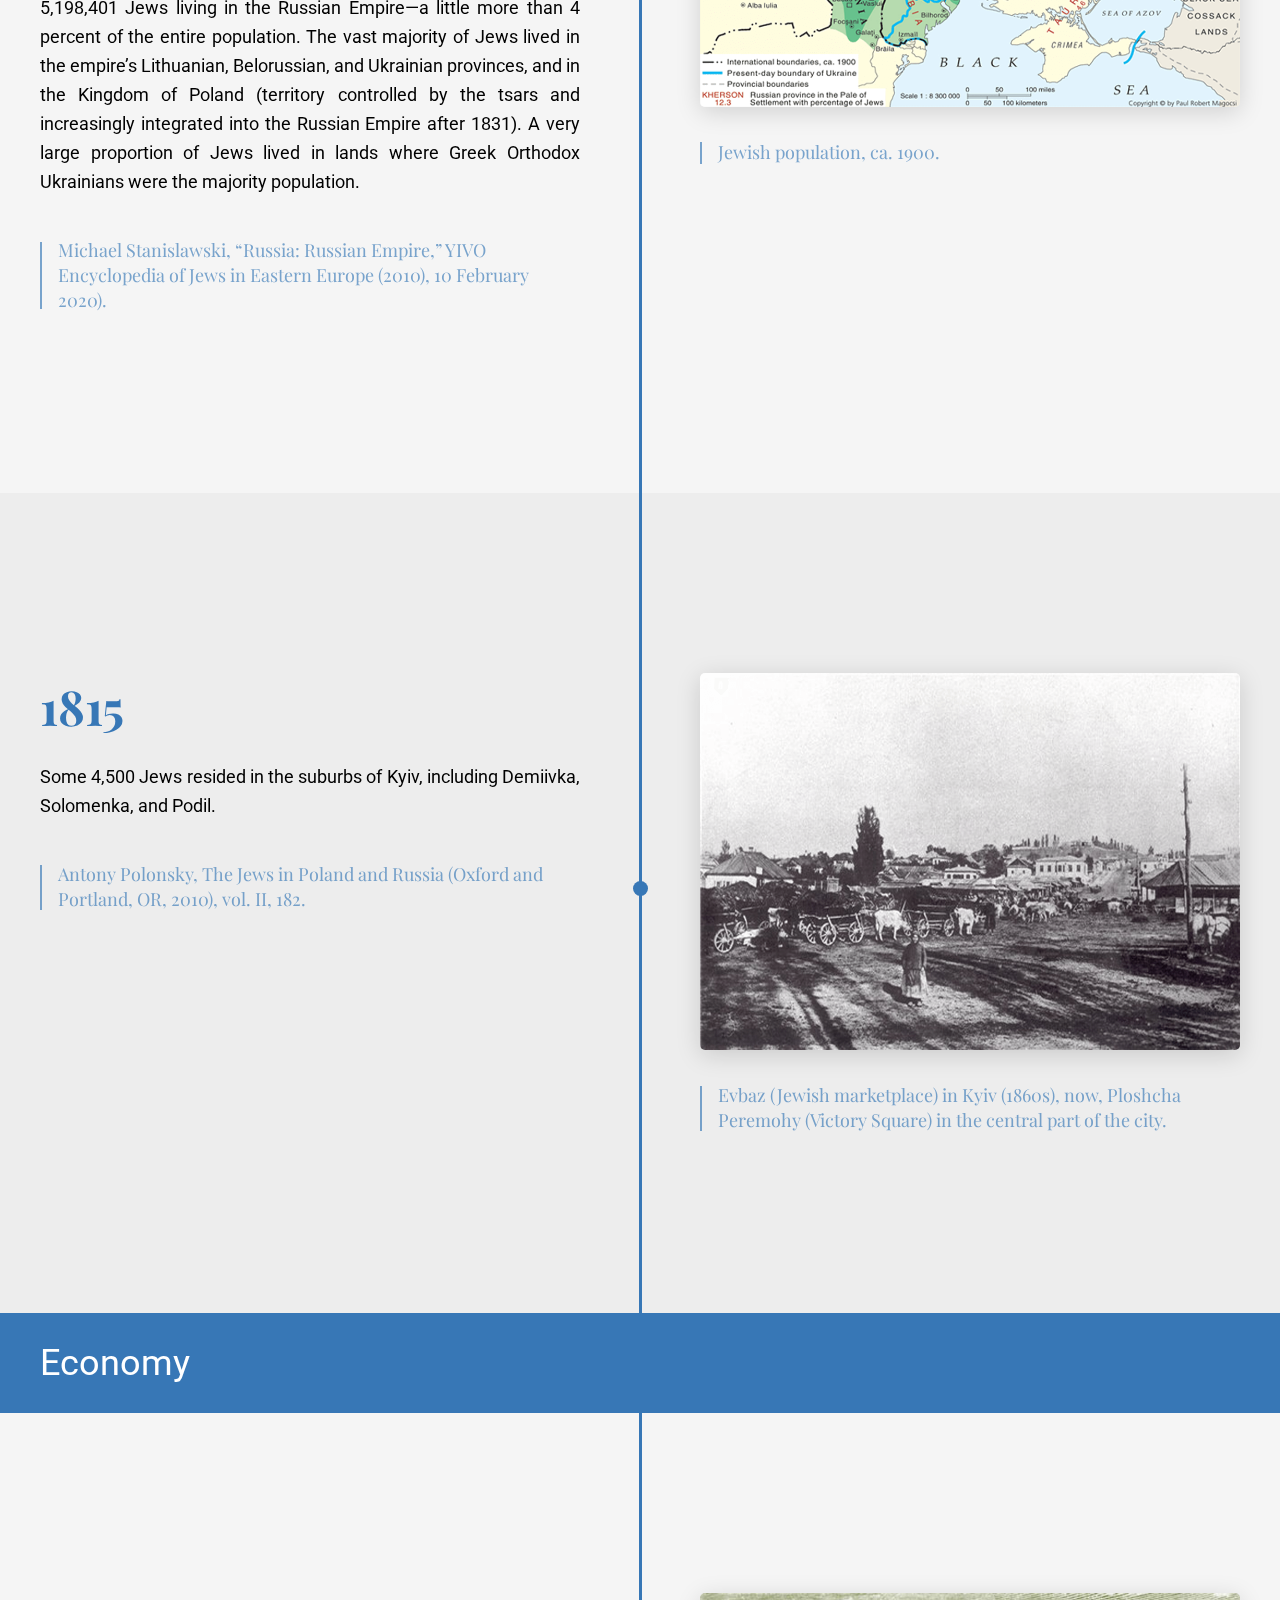
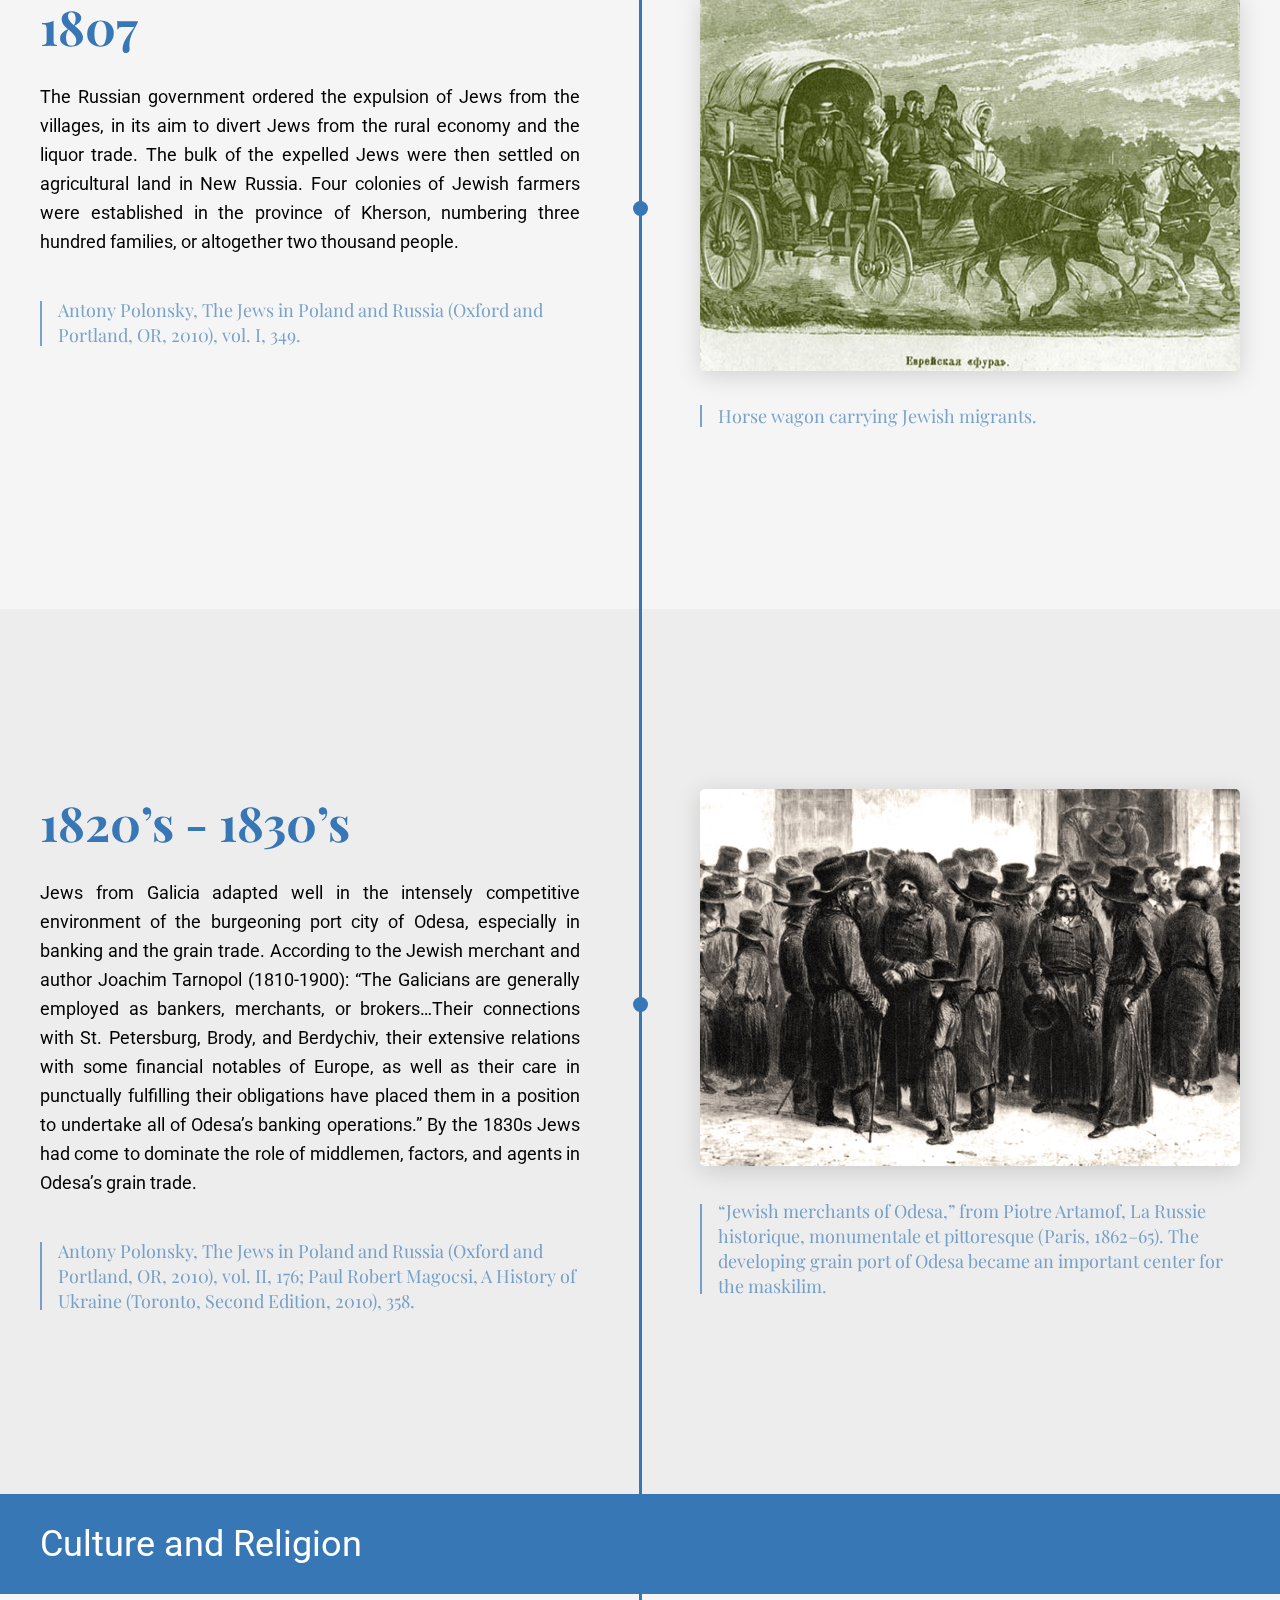
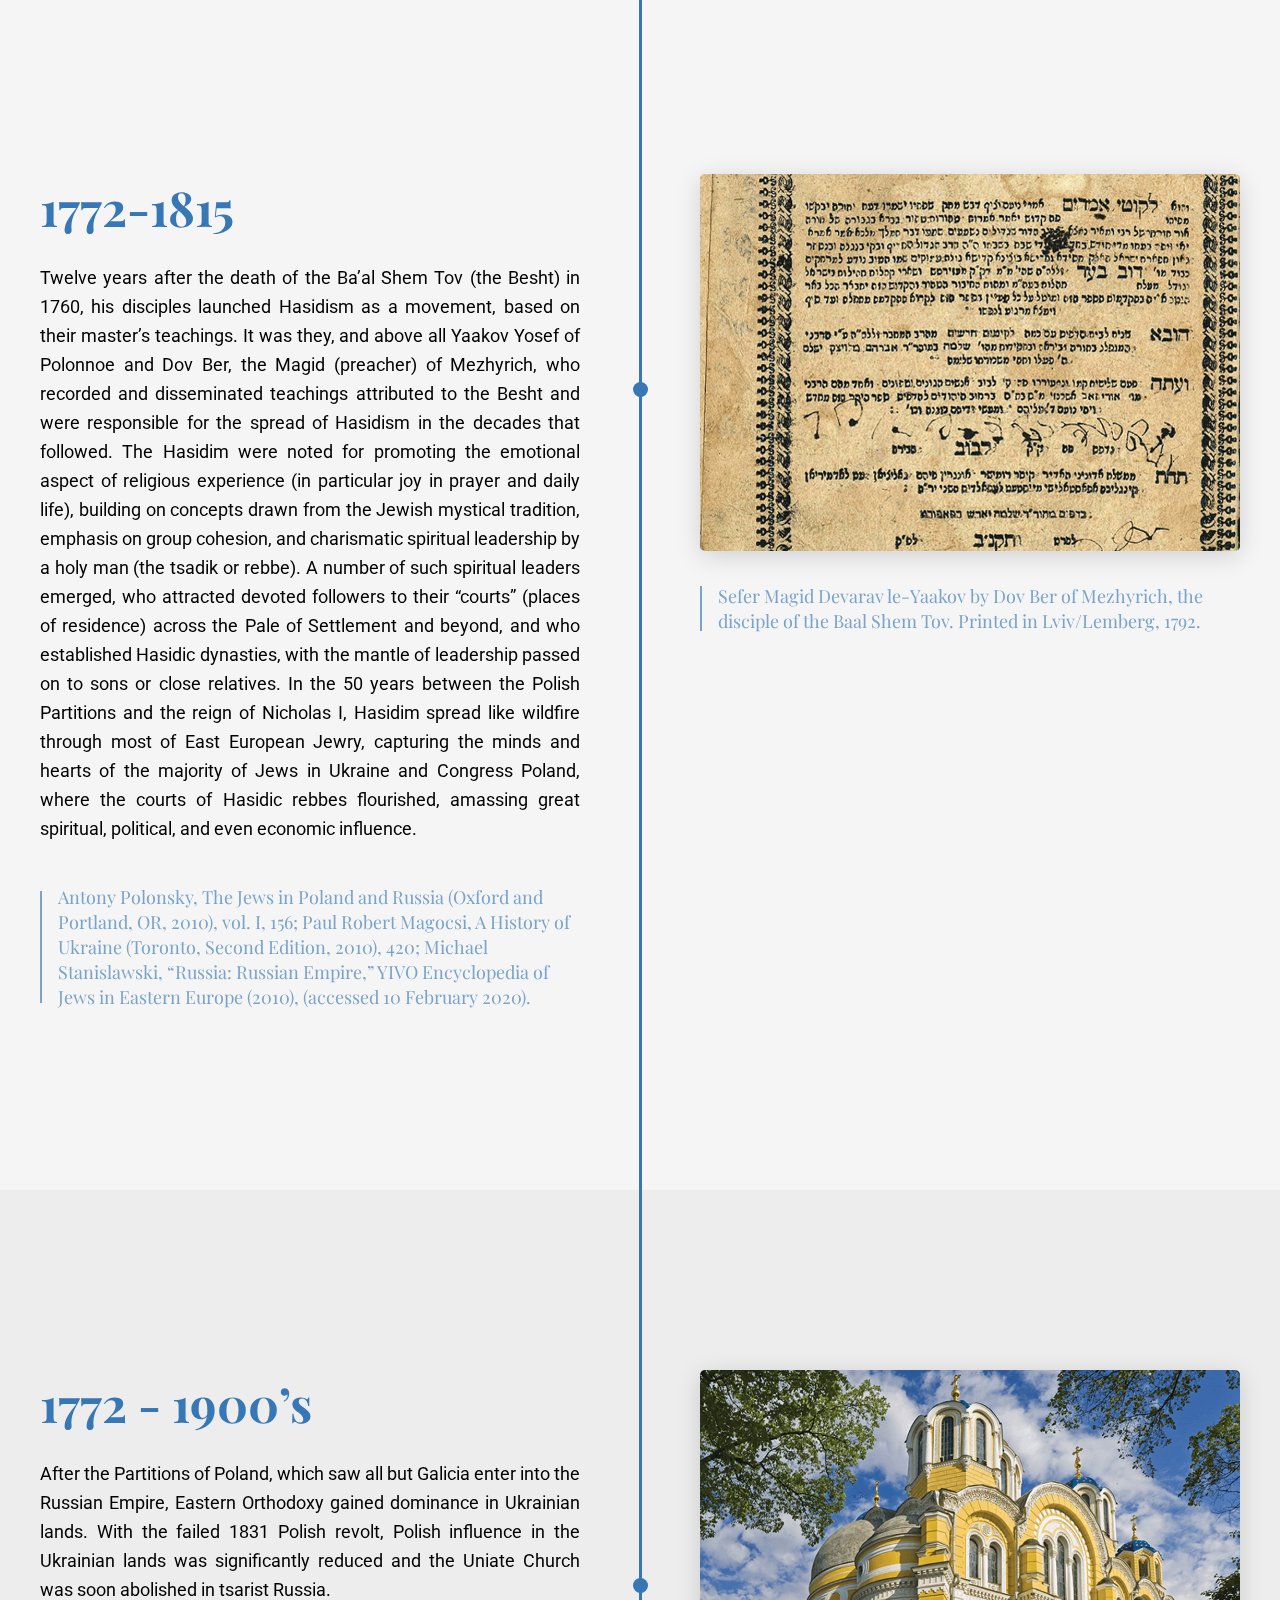
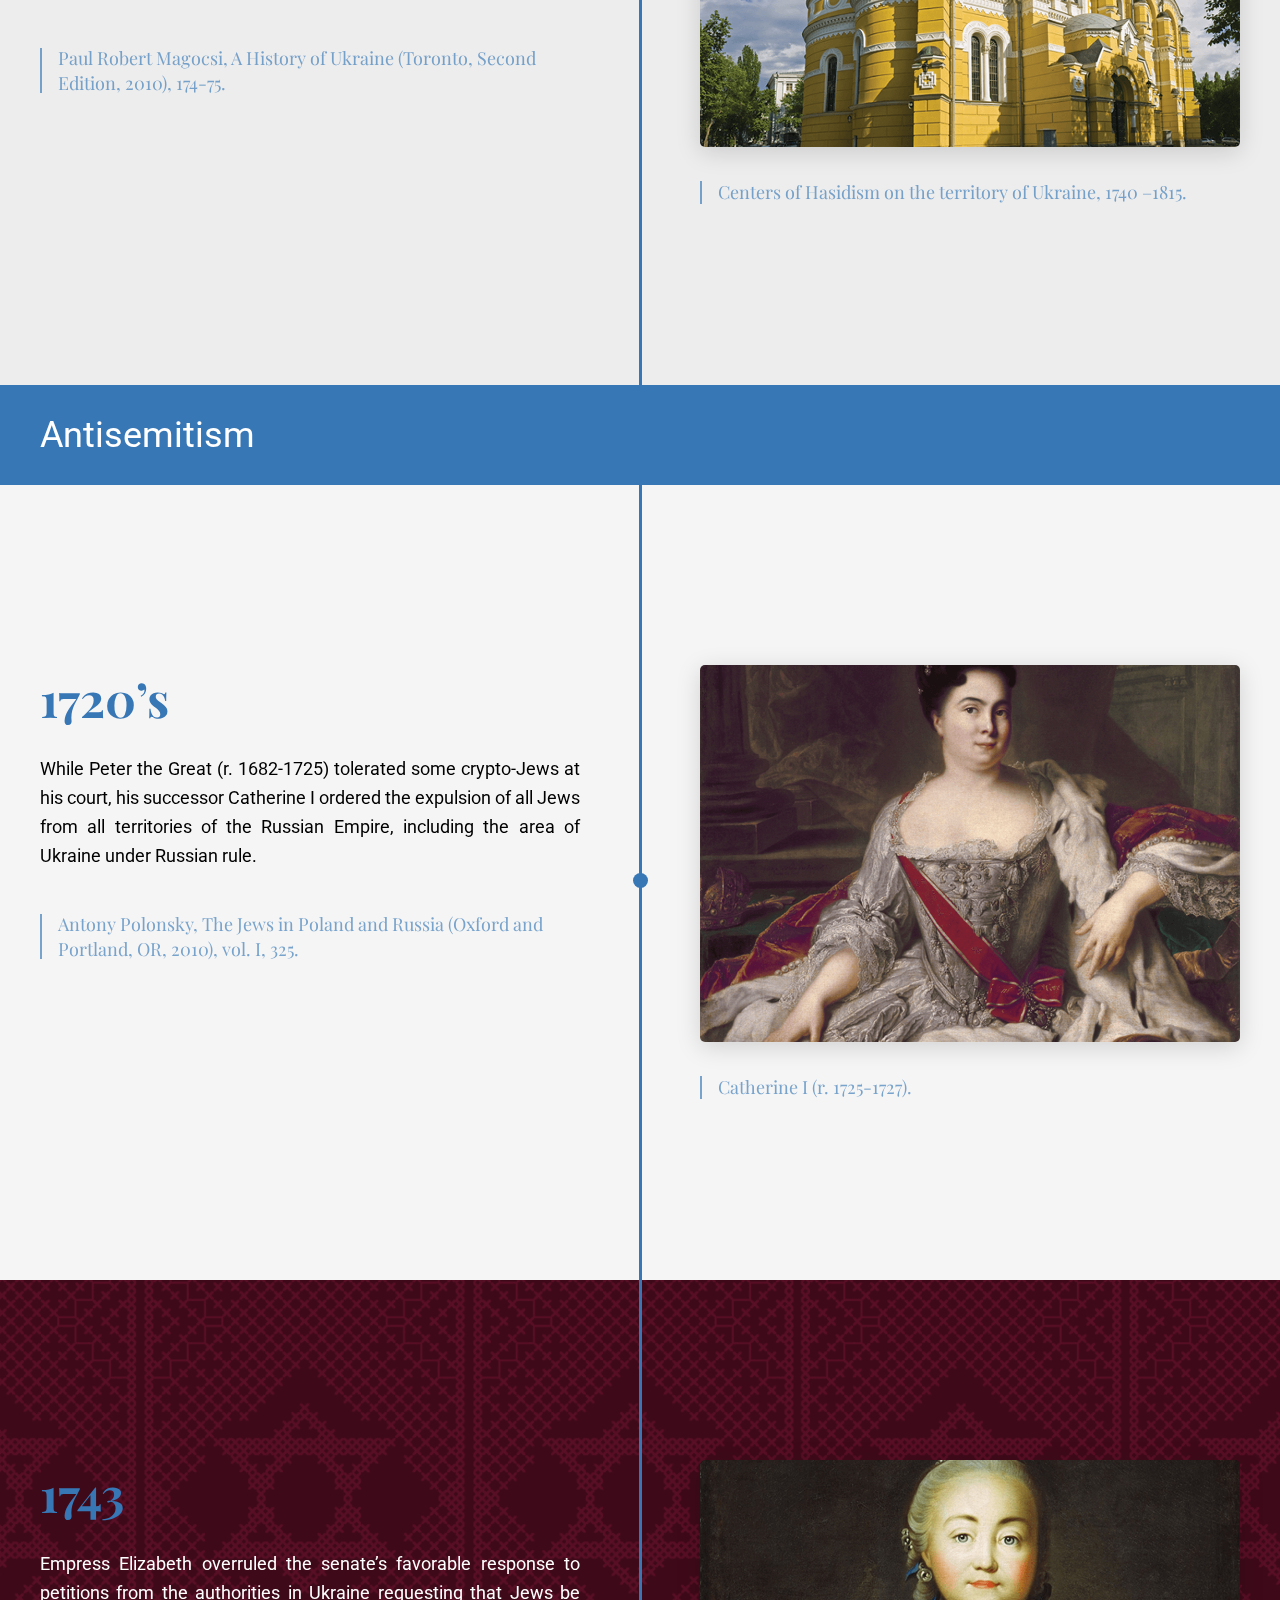
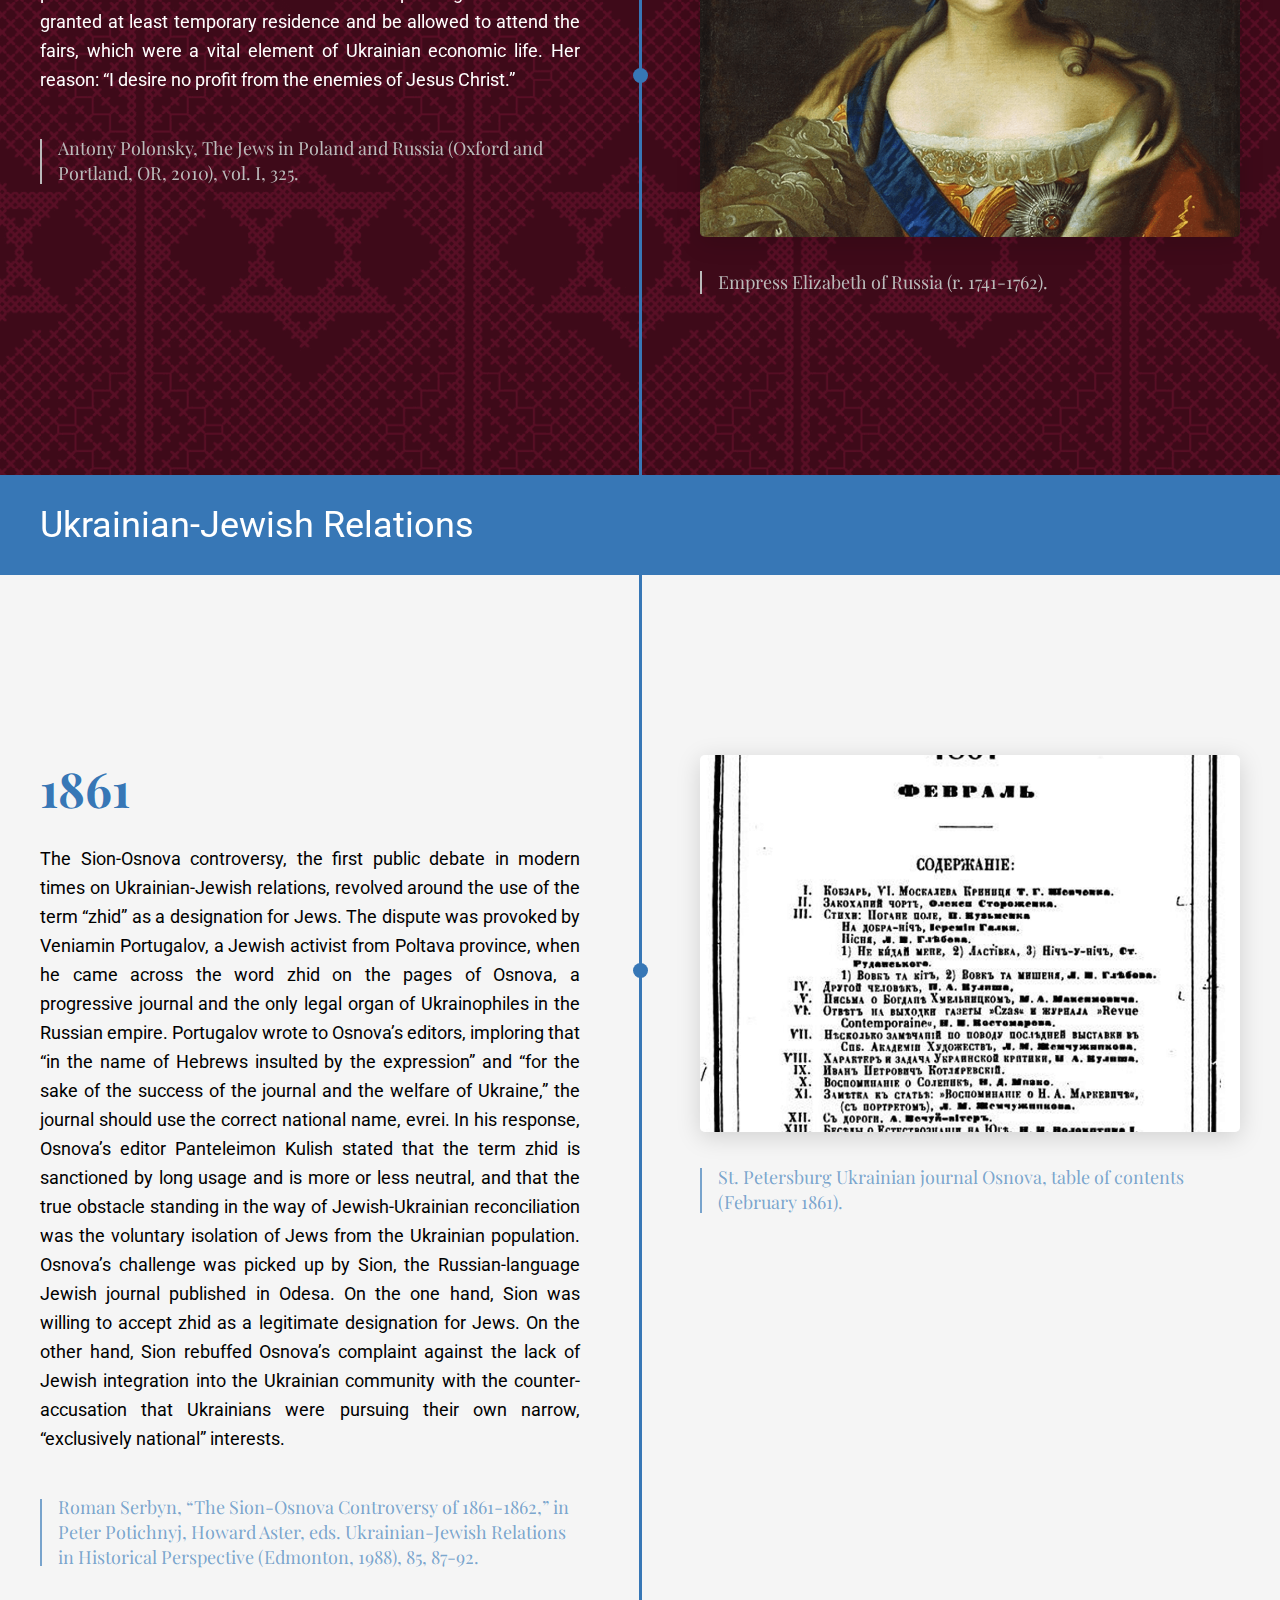
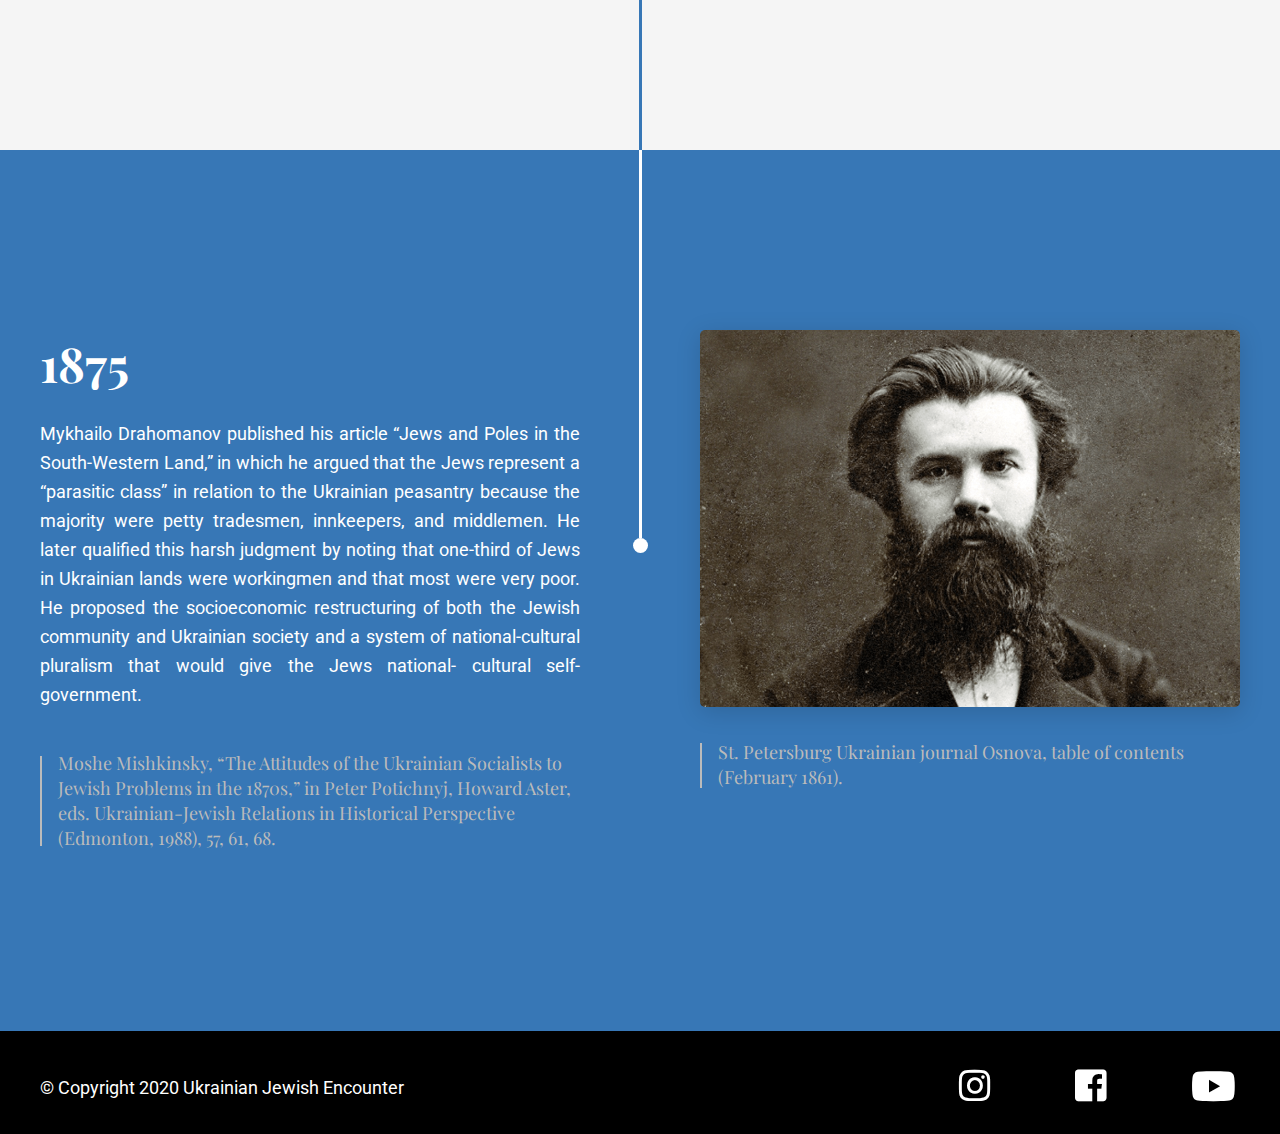
<file: selected1.html>
<!DOCTYPE html>
<html lang="en">
<head>

	<!-- Meta, Viewport & Title 
	================================================== -->
	<meta charset="utf-8">
	<meta http-equiv="X-UA-Compatible" content="IE=edge">
	<meta name="viewport" content="width=device-width, initial-scale=1">
	<!-- The above 3 meta tags *must* come first in the head; any other head content must come *after* these tags -->
	<title>UJE Timeline: From Antiquity to 1914</title>
	
	<!-- Styles
	================================================== -->
	<link href="css/main.css" rel="stylesheet">
	
	<!-- HTML5 shim and Respond.js for IE8 support of HTML5 elements and media queries -->
	<!-- WARNING: Respond.js doesn't work if you view the page via file:// -->
	<!--[if lt IE 9]>
	<script src="https://oss.maxcdn.com/html5shiv/3.7.2/html5shiv.min.js"></script>
	<script src="https://oss.maxcdn.com/respond/1.4.2/respond.min.js"></script>
	<![endif]-->
	
	<link rel="apple-touch-icon" sizes="57x57" href="fav/apple-icon-57x57.png">
	<link rel="apple-touch-icon" sizes="60x60" href="fav/apple-icon-60x60.png">
	<link rel="apple-touch-icon" sizes="72x72" href="fav/apple-icon-72x72.png">
	<link rel="apple-touch-icon" sizes="76x76" href="fav/apple-icon-76x76.png">
	<link rel="apple-touch-icon" sizes="114x114" href="fav/apple-icon-114x114.png">
	<link rel="apple-touch-icon" sizes="120x120" href="fav/apple-icon-120x120.png">
	<link rel="apple-touch-icon" sizes="144x144" href="fav/apple-icon-144x144.png">
	<link rel="apple-touch-icon" sizes="152x152" href="fav/apple-icon-152x152.png">
	<link rel="apple-touch-icon" sizes="180x180" href="fav/apple-icon-180x180.png">
	<link rel="icon" type="image/png" sizes="192x192" href="fav/android-icon-192x192.png">
	<link rel="icon" type="image/png" sizes="32x32" href="fav/favicon-32x32.png">
	<link rel="icon" type="image/png" sizes="96x96" href="fav/favicon-96x96.png">
	<link rel="icon" type="image/png" sizes="16x16" href="fav/favicon-16x16.png">
	<link rel="manifest" href="fav/manifest.json">
	<meta name="msapplication-TileColor" content="#ffffff">
	<meta name="msapplication-TileImage" content="fav/ms-icon-144x144.png">
	<meta name="theme-color" content="#ffffff">

</head>
<body>


<div class="color-box1" id="container-main">

<!-- Header - Main
===================== -->
<header id="header-main">
<div class="container">

	<div class="logo"><a href="index.html" title="UJE"><span class="logo-txt">UJE</span> <span class="timeline-txt">Timeline: From Antiquity to 1914</span></a></div>
	
	<div class="header-right">
		<div class="search-btn"><div class="icon"><span class="hidden">Search</span></div>
			<div class="search-form-box">
			<form role="search" aria-label="Search for:" method="get" class="search-form" action="http://103.9.170.115/~hensoldt/">
			<label for="search-form-1"><span class="screen-reader-text">Search for:</span><input type="search" id="search-form-1" class="search-field" placeholder="Search..." value="" name="s" /></label>
			<input type="submit" class="search-submit" value="Search" />
			</form>
			</div>
		</div>	
		
		<div class="menu-btn"><div class="icon-bar"><span></span></div></div>
		
		<div class="nav-offcanvas">
		<div class="nav-inn">
		
			<div class="main-menu">
			<ul>
			<li><a href="#">Main Menu Item</a></li>
			<li><a href="#">Main Menu Item</a></li>
			<li><a href="#">Main Menu Item</a></li>
			<li><a href="#">Main Menu Item</a></li>
			<li><a href="#">Main Menu Item</a></li>
			<li><a href="#">Main Menu Item</a></li>
			<li><a href="#">Main Menu Item</a></li>
			</ul>
			</div>
			
		</div>
		</div>
	</div>

</div>     
</header>


<!-- Content - Main
==================== -->
<main id="content-main">

<div class="banner-inner parallax-window" data-parallax="scroll" data-image-src="img/hero-2.jpg">
<div class="container">
	
	<aside>
	<h1>Ukrainian Lands in Tsarist Russia</h1>
	<div class="year">1770 - 1914</div>
	</aside>
	
	<div class="product-box">
	<div class="box-out">
	
		<div class="box">
		<div class="box-outer">
		<div class="box-inner">
		
			<div class="txt"><a href="#scroll-1">
			<p>Politics</p>
			</a></div>
			
		</div>
		</div>
		</div>
		
		<div class="box">
		<div class="box-outer">
		<div class="box-inner">
		
			<div class="txt"><a href="#scroll-2">
			<p>Demography and Migration</p>
			</a></div>
			
		</div>
		</div>
		</div>
		
		<div class="box">
		<div class="box-outer">
		<div class="box-inner">
		
			<div class="txt"><a href="#scroll-3">
			<p>Economy</p>
			</a></div>
			
		</div>
		</div>
		</div>
		
		<div class="box">
		<div class="box-outer">
		<div class="box-inner">
		
			<div class="txt"><a href="#scroll-4">
			<p>Culture and Religion</p>
			</a></div>
			
		</div>
		</div>
		</div>
		
		<div class="box">
		<div class="box-outer">
		<div class="box-inner">
		
			<div class="txt"><a href="#scroll-5">
			<p>Anti-Semitism</p>
			</a></div>
			
		</div>
		</div>
		</div>
		
		<div class="box">
		<div class="box-outer">
		<div class="box-inner">
		
			<div class="txt"><a href="#scroll-6">
			<p>Ukrainian-Jewish Relations</p>
			</a></div>
			
		</div>
		</div>
		</div>
	
	</div>
	</div>
	
</div>
</div>


<div class="row-content-out">

<div class="row-content" id="scroll-1">

	<div class="title-bar">
	<div class="container">
		<h2>Politics</h2>
	</div>
	</div>
	
	
	<div class="split-cont-out">
	
		<div class="split-cont">
		<div class="container">
		
			<div class="left-cl">
			<div class="year">1764 - 86</div>
			<p>Under Catherine II Russia expanded into Ukrainian lands through both military and diplomatic means. Russia progressively abolished and absorbed the Ukrainian Cossack (Hetman) state (1764 and 1782); acquired a swath of territory along Poland’s northeastern boundary in the First Partition of Poland (1772); took over the Zaporozhian Sich, the administrative and military center of the Zaporozhian Cossacks (1775); and eliminated the Crimean Khanate, annexing its territories (1783).</p>
			<div class="bottom-txt">Lev Okinshevych, Arkadii Zhukovsky, “Hetman state,” Encyclopedia of Ukraine, vol. 2 (1989); Arkadii Zhukovsky, “Zaporozhian Cossacks,“ Encyclopedia of Ukraine, vol. 5 (1993).</div>
			</div>
			
			<div class="right-cl">
			<div class="item overlay-1"><img src="img/photo-1.png" alt="photo-1" /></div>
			<div class="bottom-txt">Drawing of the Zaporozhian Sich.</div>
			<div class="slider-overlay" id="overlay-1">
			<div class="slider-out">
			<div class="slider-in">
			<div class="owl-carousel" id="item-slider1">
			<div class="figure"><img src="img/photo-1.png" alt="photo-1" /></div>	
			<div class="figure"><img src="img/photo-1.png" alt="photo-1" /></div>	
			<div class="figure"><img src="img/photo-1.png" alt="photo-1" /></div>	
			</div>
			</div>
			</div>
			</div>
			</div>
			
		</div>
		</div>
	
	
		<div class="split-cont">
		<div class="container">
			
			<div class="left-cl">
			<div class="year">1793 - 95</div>
			<p>After the second and third partitions of Poland, the Russian Empire included close to 85 percent of Ukrainian lands. Empress Catherine II now ruled over 85 percent of the ethnic Ukrainian population and acquired the largest Jewish population in the world, numbering between 400,000 and 500,000 people, residing in territories that came to be known as the Pale of Settlement. Ukrainian lands incorporated into the Russian Empire included the palatinates of Kyiv, Bratslav, Podolia, and eastern Volhynia in 1793, and western Volhynia and Chelm (east of the Buh River) in 1795.</p>
			<div class="bottom-txt">Paul Robert Magocsi, A History of Ukraine (Toronto, Second Edition, 2010), 318-19.</div>
			</div>
			
			<div class="right-cl">
			<div class="item overlay-2"><img src="img/photo-2.png" alt="photo-2" /></div>
			<div class="bottom-txt">Map of Central and Eastern Europe in 1900, showing the extent of the three empires after the partitions of the Polish-Lithuanian Commonwealth.</div>
			<div class="slider-overlay" id="overlay-2">
			<div class="slider-out">
			<div class="slider-in">
			<div class="owl-carousel" id="item-slider2">
			<div class="figure"><img src="img/photo-2.png" alt="photo-2" /></div>	
			<div class="figure"><img src="img/photo-2.png" alt="photo-2" /></div>	
			<div class="figure"><img src="img/photo-2.png" alt="photo-2" /></div>	
			</div>
			</div>
			</div>
			</div>				
			</div>
			</div>
			
		</div>
		
	</div>
		
</div>		
		
		
<div class="row-content" id="scroll-2">

	<div class="title-bar">
	<div class="container">
		<h2>Demography and Migration</h2>
	</div>
	</div>
		
		
	<div class="split-cont-out">
	
		<div class="split-cont">
		<div class="container">
			
			<div class="left-cl">
			<div class="year">1772-1897</div>
			<p>As a result of the Partitions of Poland, the Russian Empire gradually included the largest Jewish population in the world, about a million Jews of the former Polish-Lithuanian Commonwealth. By 1820 the Jewish population was 1.6 million (3.5 percent of the tsarist empire’s total population); and by 1880, 4 million (4.7 percent of the empire’s total population). The official figure in the 1897 census was 5,198,401 Jews living in the Russian Empire—a little more than 4 percent of the entire population. The vast majority of Jews lived in the empire’s Lithuanian, Belorussian, and Ukrainian provinces, and in the Kingdom of Poland (territory controlled by the tsars and increasingly integrated into the Russian Empire after 1831). A very large proportion of Jews lived in lands where Greek Orthodox Ukrainians were the majority population.</p>
			<div class="bottom-txt">Michael Stanislawski, “Russia: Russian Empire,” YIVO Encyclopedia of Jews in Eastern Europe (2010), 10 February 2020).</div>
			</div>
			
			<div class="right-cl">
			<div class="item overlay-3"><img src="img/photo-3.png" alt="photo-3" /></div>
			<div class="bottom-txt">Jewish population, ca. 1900.</div>
			<div class="slider-overlay" id="overlay-3">
			<div class="slider-out">
			<div class="slider-in">
			<div class="owl-carousel" id="item-slider3">
			<div class="figure"><img src="img/photo-3.png" alt="photo-3" /></div>	
			<div class="figure"><img src="img/photo-3.png" alt="photo-3" /></div>	
			<div class="figure"><img src="img/photo-3.png" alt="photo-3" /></div>	
			</div>
			</div>
			</div>
			</div>		
			</div>
			
		</div>
		</div>
			
			
		<div class="split-cont">
		<div class="container">
			
			<div class="left-cl">
			<div class="year">1815</div>
			<p>Some 4,500 Jews resided in the suburbs of Kyiv, including Demiivka, Solomenka, and Podil.</p>
			<div class="bottom-txt">Antony Polonsky, The Jews in Poland and Russia (Oxford and Portland, OR, 2010), vol. II, 182.</div>
			</div>
			
			<div class="right-cl">
			<div class="item overlay-4"><img src="img/photo-4.png" alt="photo-4" /></div>
			<div class="bottom-txt">Evbaz (Jewish marketplace) in Kyiv (1860s), now, Ploshcha Peremohy (Victory Square) in the central part of the city.</div>
			<div class="slider-overlay" id="overlay-4">
			<div class="slider-out">
			<div class="slider-in">
			<div class="owl-carousel" id="item-slider4">
			<div class="figure"><img src="img/photo-4.png" alt="photo-4" /></div>	
			<div class="figure"><img src="img/photo-4.png" alt="photo-4" /></div>	
			<div class="figure"><img src="img/photo-4.png" alt="photo-4" /></div>	
			</div>
			</div>
			</div>
			</div>
			</div>
			
		</div>
		</div>
		
	</div>
		
</div>		
		
		
<div class="row-content" id="scroll-3">

	<div class="title-bar">
	<div class="container">
		<h2>Economy</h2>
	</div>
	</div>
		
	<div class="split-cont-out">
		
		<div class="split-cont">
		<div class="container">
			
			<div class="left-cl">
			<div class="year">1807</div>
			<p>The Russian government ordered the expulsion of Jews from the villages, in its aim to divert Jews from the rural economy and the liquor trade. The bulk of the expelled Jews were then settled on agricultural land in New Russia. Four colonies of Jewish farmers were established in the province of Kherson, numbering three hundred families, or altogether two thousand people.</p>
			<div class="bottom-txt">Antony Polonsky, The Jews in Poland and Russia (Oxford and Portland, OR, 2010), vol. I, 349.</div>
			</div>
			
			<div class="right-cl">
			<div class="item overlay-5"><img src="img/photo-5.png" alt="photo-5" /></div>
			<div class="bottom-txt">Horse wagon carrying Jewish migrants.</div>
			<div class="slider-overlay" id="overlay-5">
			<div class="slider-out">
			<div class="slider-in">
			<div class="owl-carousel" id="item-slider5">
			<div class="figure"><img src="img/photo-5.png" alt="photo-5" /></div>	
			<div class="figure"><img src="img/photo-5.png" alt="photo-5" /></div>	
			<div class="figure"><img src="img/photo-5.png" alt="photo-5" /></div>	
			</div>
			</div>
			</div>
			</div>
			</div>
			
		</div>
		</div>
			
			
		<div class="split-cont">
		<div class="container">
			
			<div class="left-cl">
			<div class="year">1820’s - 1830’s</div>
			<p>Jews from Galicia adapted well in the intensely competitive environment of the burgeoning port city of Odesa, especially in banking and the grain trade. According to the Jewish merchant and author Joachim Tarnopol (1810-1900): “The Galicians are generally employed as bankers, merchants, or brokers…Their connections with St. Petersburg, Brody, and Berdychiv, their extensive relations with some financial notables of Europe, as well as their care in punctually fulfilling their obligations have placed them in a position to undertake all of Odesa’s banking operations.” By the 1830s Jews had come to dominate the role of middlemen, factors, and agents in Odesa’s grain trade.</p>
			<div class="bottom-txt">Antony Polonsky, The Jews in Poland and Russia (Oxford and Portland, OR, 2010), vol. II, 176; Paul Robert Magocsi, A History of Ukraine (Toronto, Second Edition, 2010), 358.</div>
			</div>
			
			<div class="right-cl">
			<div class="item overlay-6"><img src="img/photo-6.png" alt="photo-6" /></div>
			<div class="bottom-txt">“Jewish merchants of Odesa,” from Piotre Artamof, La Russie historique, monumentale et pittoresque (Paris, 1862–65). The developing grain port of Odesa became an important center for the maskilim.</div>			
			<div class="slider-overlay" id="overlay-6">
			<div class="slider-out">
			<div class="slider-in">
			<div class="owl-carousel" id="item-slider6">
			<div class="figure"><img src="img/photo-6.png" alt="photo-6" /></div>	
			<div class="figure"><img src="img/photo-6.png" alt="photo-6" /></div>	
			<div class="figure"><img src="img/photo-6.png" alt="photo-6" /></div>	
			</div>
			</div>
			</div>
			</div>
			</div>
			
		</div>
		</div>
		
	</div>
		
</div>
		
		
<div class="row-content" id="scroll-4">

	<div class="title-bar">
	<div class="container">
		<h2>Culture and Religion</h2>
	</div>
	</div>
	
		
	<div class="split-cont-out">
		
		<div class="split-cont">
		<div class="container">
			
			<div class="left-cl">
			<div class="year">1772-1815</div>
			<p>Twelve years after the death of the Ba’al Shem Tov (the Besht) in 1760, his disciples launched Hasidism as a movement, based on their master’s teachings. It was they, and above all Yaakov Yosef of Polonnoe and Dov Ber, the Magid (preacher) of Mezhyrich, who recorded and disseminated teachings attributed to the Besht and were responsible for the spread of Hasidism in the decades that followed. The Hasidim were noted for promoting the emotional aspect of religious experience (in particular joy in prayer and daily life), building on concepts drawn from the Jewish mystical tradition, emphasis on group cohesion, and charismatic spiritual leadership by a holy man (the tsadik or rebbe). A number of such spiritual leaders emerged, who attracted devoted followers to their “courts” (places of residence) across the Pale of Settlement and beyond, and who established Hasidic dynasties, with the mantle of leadership passed on to sons or close relatives. In the 50 years between the Polish Partitions and the reign of Nicholas I, Hasidim spread like wildfire through most of East European Jewry, capturing the minds and hearts of the majority of Jews in Ukraine and Congress Poland, where the courts of Hasidic rebbes flourished, amassing great spiritual, political, and even economic influence.</p>
			<div class="bottom-txt">Antony Polonsky, The Jews in Poland and Russia (Oxford and Portland, OR, 2010), vol. I, 156; Paul Robert Magocsi, A History of Ukraine (Toronto, Second Edition, 2010), 420; Michael Stanislawski, “Russia: Russian Empire,” YIVO Encyclopedia of Jews in Eastern Europe (2010), (accessed 10 February 2020).</div>
			</div>
			
			<div class="right-cl">
			<div class="item overlay-7"><img src="img/photo-7.png" alt="photo-7" /></div>
			<div class="bottom-txt">Sefer Magid Devarav le-Yaakov by Dov Ber of Mezhyrich, the disciple of the Baal Shem Tov. Printed in Lviv/Lemberg, 1792.</div>		
			<div class="slider-overlay" id="overlay-7">
			<div class="slider-out">
			<div class="slider-in">
			<div class="owl-carousel" id="item-slider7">
			<div class="figure"><img src="img/photo-7.png" alt="photo-7" /></div>	
			<div class="figure"><img src="img/photo-7.png" alt="photo-7" /></div>	
			<div class="figure"><img src="img/photo-7.png" alt="photo-7" /></div>	
			</div>
			</div>
			</div>
			</div>
			</div>
			
		</div>
		</div>	
			
			
		<div class="split-cont">
		<div class="container">
			
			<div class="left-cl">
			<div class="year">1772 - 1900’s</div>
			<p>After the Partitions of Poland, which saw all but Galicia enter into the Russian Empire, Eastern Orthodoxy gained dominance in Ukrainian lands. With the failed 1831 Polish revolt, Polish influence in the Ukrainian lands was significantly reduced and the Uniate Church was soon abolished in tsarist Russia.</p>
			<div class="bottom-txt">Paul Robert Magocsi, A History of Ukraine (Toronto, Second Edition, 2010), 174-75.</div>
			</div>
			
			<div class="right-cl">
			<div class="item overlay-8"><img src="img/photo-8.png" alt="photo-8" /></div>
			<div class="bottom-txt">Centers of Hasidism on the territory of Ukraine, 1740 –1815.</div>
			<div class="slider-overlay" id="overlay-8">
			<div class="slider-out">
			<div class="slider-in">
			<div class="owl-carousel" id="item-slider8">
			<div class="figure"><img src="img/photo-8.png" alt="photo-8" /></div>	
			<div class="figure"><img src="img/photo-8.png" alt="photo-8" /></div>	
			<div class="figure"><img src="img/photo-8.png" alt="photo-8" /></div>	
			</div>
			</div>
			</div>
			</div>
			</div>
			
		</div>
		</div>
		
	</div>
		
</div>
		
		
<div class="row-content" id="scroll-5">

	<div class="title-bar">
	<div class="container">
		<h2>Antisemitism</h2>
	</div>
	</div>
	
		
	<div class="split-cont-out">
		
		<div class="split-cont">
		<div class="container">
			
			<div class="left-cl">
			<div class="year">1720’s</div>
			<p>While Peter the Great (r. 1682-1725) tolerated some crypto-Jews at his court, his successor Catherine I ordered the expulsion of all Jews from all territories of the Russian Empire, including the area of Ukraine under Russian rule.</p>
			<div class="bottom-txt">Antony Polonsky, The Jews in Poland and Russia (Oxford and Portland, OR, 2010), vol. I, 325.</div>
			</div>
			
			<div class="right-cl">
			<div class="item overlay-9"><img src="img/photo-9.png" alt="photo-9" /></div>
			<div class="bottom-txt">Catherine I (r. 1725-1727).</div>
			<div class="slider-overlay" id="overlay-9">
			<div class="slider-out">
			<div class="slider-in">
			<div class="owl-carousel" id="item-slider9">
			<div class="figure"><img src="img/photo-9.png" alt="photo-9" /></div>	
			<div class="figure"><img src="img/photo-9.png" alt="photo-9" /></div>	
			<div class="figure"><img src="img/photo-9.png" alt="photo-9" /></div>	
			</div>
			</div>
			</div>
			</div>
			</div>
			
		</div>
		</div>
		
			
		<div class="split-cont red-bg">
		<div class="container">
			
			<div class="left-cl">
			<div class="year">1743</div>
			<p>Empress Elizabeth overruled the senate’s favorable response to petitions from the authorities in Ukraine requesting that Jews be granted at least temporary residence and be allowed to attend the fairs, which were a vital element of Ukrainian economic life. Her reason: “I desire no profit from the enemies of Jesus Christ.”</p>
			<div class="bottom-txt">Antony Polonsky, The Jews in Poland and Russia (Oxford and Portland, OR, 2010), vol. I, 325.</div>
			</div>
			
			<div class="right-cl">
			<div class="item overlay-10"><img src="img/photo-10.png" alt="photo-10" /></div>
			<div class="bottom-txt">Empress Elizabeth of Russia (r. 1741-1762).</div>
			<div class="slider-overlay" id="overlay-10">
			<div class="slider-out">
			<div class="slider-in">
			<div class="owl-carousel" id="item-slider10">
			<div class="figure"><img src="img/photo-10.png" alt="photo-10" /></div>	
			<div class="figure"><img src="img/photo-10.png" alt="photo-10" /></div>	
			<div class="figure"><img src="img/photo-10.png" alt="photo-10" /></div>	
			</div>
			</div>
			</div>
			</div>
			</div>
			
		</div>
		</div>
		
	</div>
		
</div>		
		
		
<div class="row-content" id="scroll-6">

	<div class="title-bar">
	<div class="container">
		<h2>Ukrainian-Jewish Relations</h2>
	</div>
	</div>
	
		
	<div class="split-cont-out">
		
		<div class="split-cont">
		<div class="container">
			
			<div class="left-cl">
			<div class="year">1861</div>
			<p>The Sion-Osnova controversy, the first public debate in modern times on Ukrainian-Jewish relations, revolved around the use of the term “zhid” as a designation for Jews. The dispute was provoked by Veniamin Portugalov, a Jewish activist from Poltava province, when he came across the word zhid on the pages of Osnova, a progressive journal and the only legal organ of Ukrainophiles in the Russian empire. Portugalov wrote to Osnova’s editors, imploring that “in the name of Hebrews insulted by the expression” and “for the sake of the success of the journal and the welfare of Ukraine,” the journal should use the correct national name, evrei. In his response, Osnova’s editor Panteleimon Kulish stated that the term zhid is sanctioned by long usage and is more or less neutral, and that the true obstacle standing in the way of Jewish-Ukrainian reconciliation was the voluntary isolation of Jews from the Ukrainian population. Osnova’s challenge was picked up by Sion, the Russian-language Jewish journal published in Odesa. On the one hand, Sion was willing to accept zhid as a legitimate designation for Jews. On the other hand, Sion rebuffed Osnova’s complaint against the lack of Jewish integration into the Ukrainian community with the counter-accusation that Ukrainians were pursuing their own narrow, “exclusively national” interests.</p>
			<div class="bottom-txt">Roman Serbyn, “The Sion-Osnova Controversy of 1861-1862,” in Peter Potichnyj, Howard Aster, eds. Ukrainian-Jewish Relations in Historical Perspective (Edmonton, 1988), 85, 87-92.</div>
			</div>
			
			<div class="right-cl">
			<div class="item overlay-11"><img src="img/photo-11.png" alt="photo-11" /></div>
			<div class="bottom-txt">St. Petersburg Ukrainian journal Osnova, table of contents (February 1861).</div>
			<div class="slider-overlay" id="overlay-11">
			<div class="slider-out">
			<div class="slider-in">
			<div class="owl-carousel" id="item-slider11">
			<div class="figure"><img src="img/photo-11.png" alt="photo-11" /></div>	
			<div class="figure"><img src="img/photo-11.png" alt="photo-11" /></div>	
			<div class="figure"><img src="img/photo-11.png" alt="photo-11" /></div>	
			</div>
			</div>
			</div>
			</div>
			</div>
			
		</div>
		</div>
			
			
		<div class="split-cont red-bg2">
		<div class="container">
			
			<div class="left-cl">
			<div class="year">1875</div>
			<p>Mykhailo Drahomanov published his article “Jews and Poles in the South-Western Land,” in which he argued that the Jews represent a “parasitic class” in relation to the Ukrainian peasantry because the majority were petty tradesmen, innkeepers, and middlemen. He later qualified this harsh judgment by noting that one-third of Jews in Ukrainian lands were workingmen and that most were very poor. He proposed the socioeconomic restructuring of both the Jewish community and Ukrainian society and a system of national-cultural pluralism that would give the Jews national- cultural self-government.</p>
			<div class="bottom-txt">Moshe Mishkinsky, “The Attitudes of the Ukrainian Socialists to Jewish Problems in the 1870s,” in Peter Potichnyj, Howard Aster, eds. Ukrainian-Jewish Relations in Historical Perspective (Edmonton, 1988), 57, 61, 68.</div>
			</div>
			
			<div class="right-cl">
			<div class="item overlay-12"><img src="img/photo-12.png" alt="photo-12" /></div>
			<div class="bottom-txt">St. Petersburg Ukrainian journal Osnova, table of contents (February 1861).</div>
			<div class="slider-overlay" id="overlay-12">
			<div class="slider-out">
			<div class="slider-in">
			<div class="owl-carousel" id="item-slider12">
			<div class="figure"><img src="img/photo-12.png" alt="photo-12" /></div>	
			<div class="figure"><img src="img/photo-12.png" alt="photo-12" /></div>	
			<div class="figure"><img src="img/photo-12.png" alt="photo-12" /></div>	
			</div>
			</div>
			</div>
			</div>
			</div>
			
		</div>
		</div>
		
	</div>
		
</div>
		
</div>

</main>


<!-- Footer - Main
===================== -->
<footer id="footer-main">
<div class="container">
	
	<div class="copyrights">&copy; Copyright 2020 Ukrainian Jewish Encounter</div>
	
	<div class="social-links">
	<ul>
	<li><a href="#" class="fab fa-instagram"><span class="hidden">Instagram</span></a></li>
	<li><a href="#" class="fab fa-facebook-square"><span class="hidden">Facebook</span></a></li>
	<li><a href="#" class="fab fa-youtube"><span class="hidden">Youtube</span></a></li>
	</ul>
	</div>
	
</div>
</footer>

</div>
	
	
	<!-- Scripts
	======================================= -->
	<script src="js/modernizr.js"></script>
	<script src="js/jquery.min.js"></script>
	<script src="js/owl.carousel.js"></script>
	<script src="js/parallax.js"></script>
	<script src="js/custom.js"></script>
	

</body>
</html>
</file>
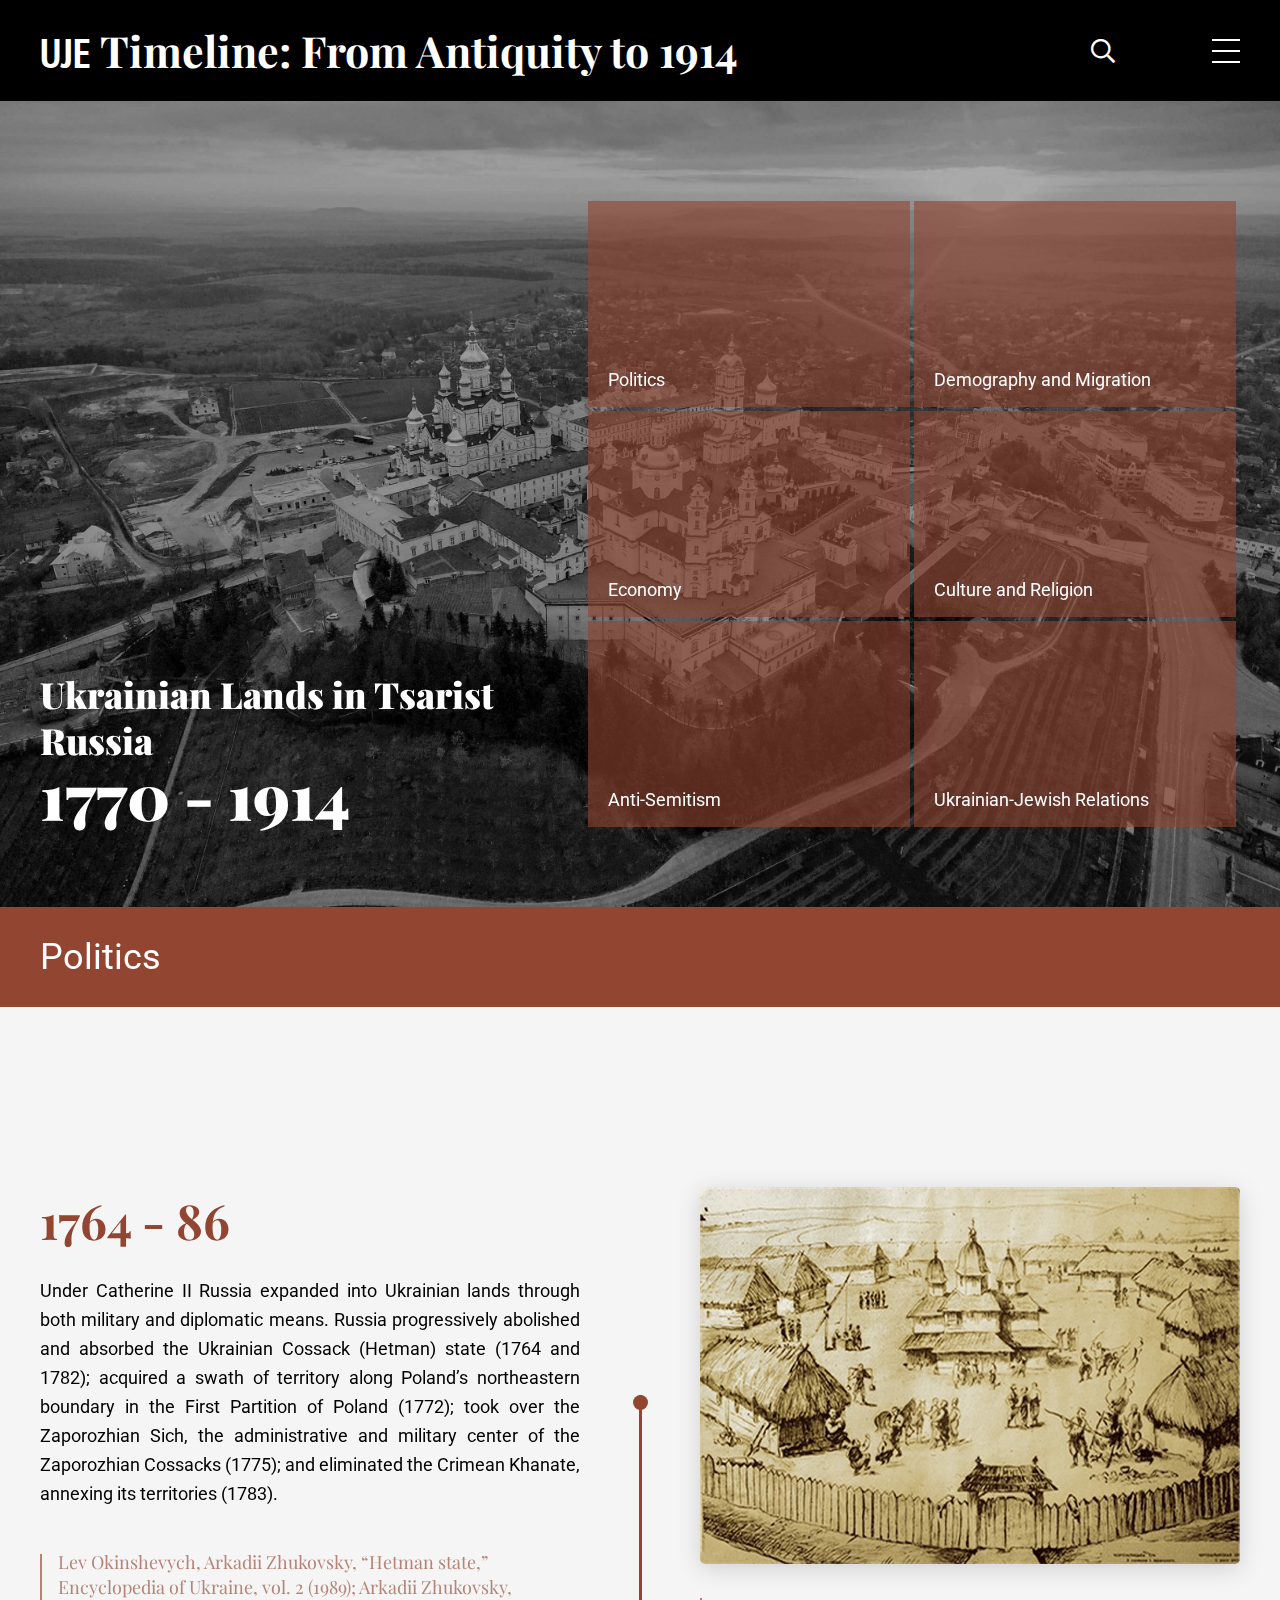
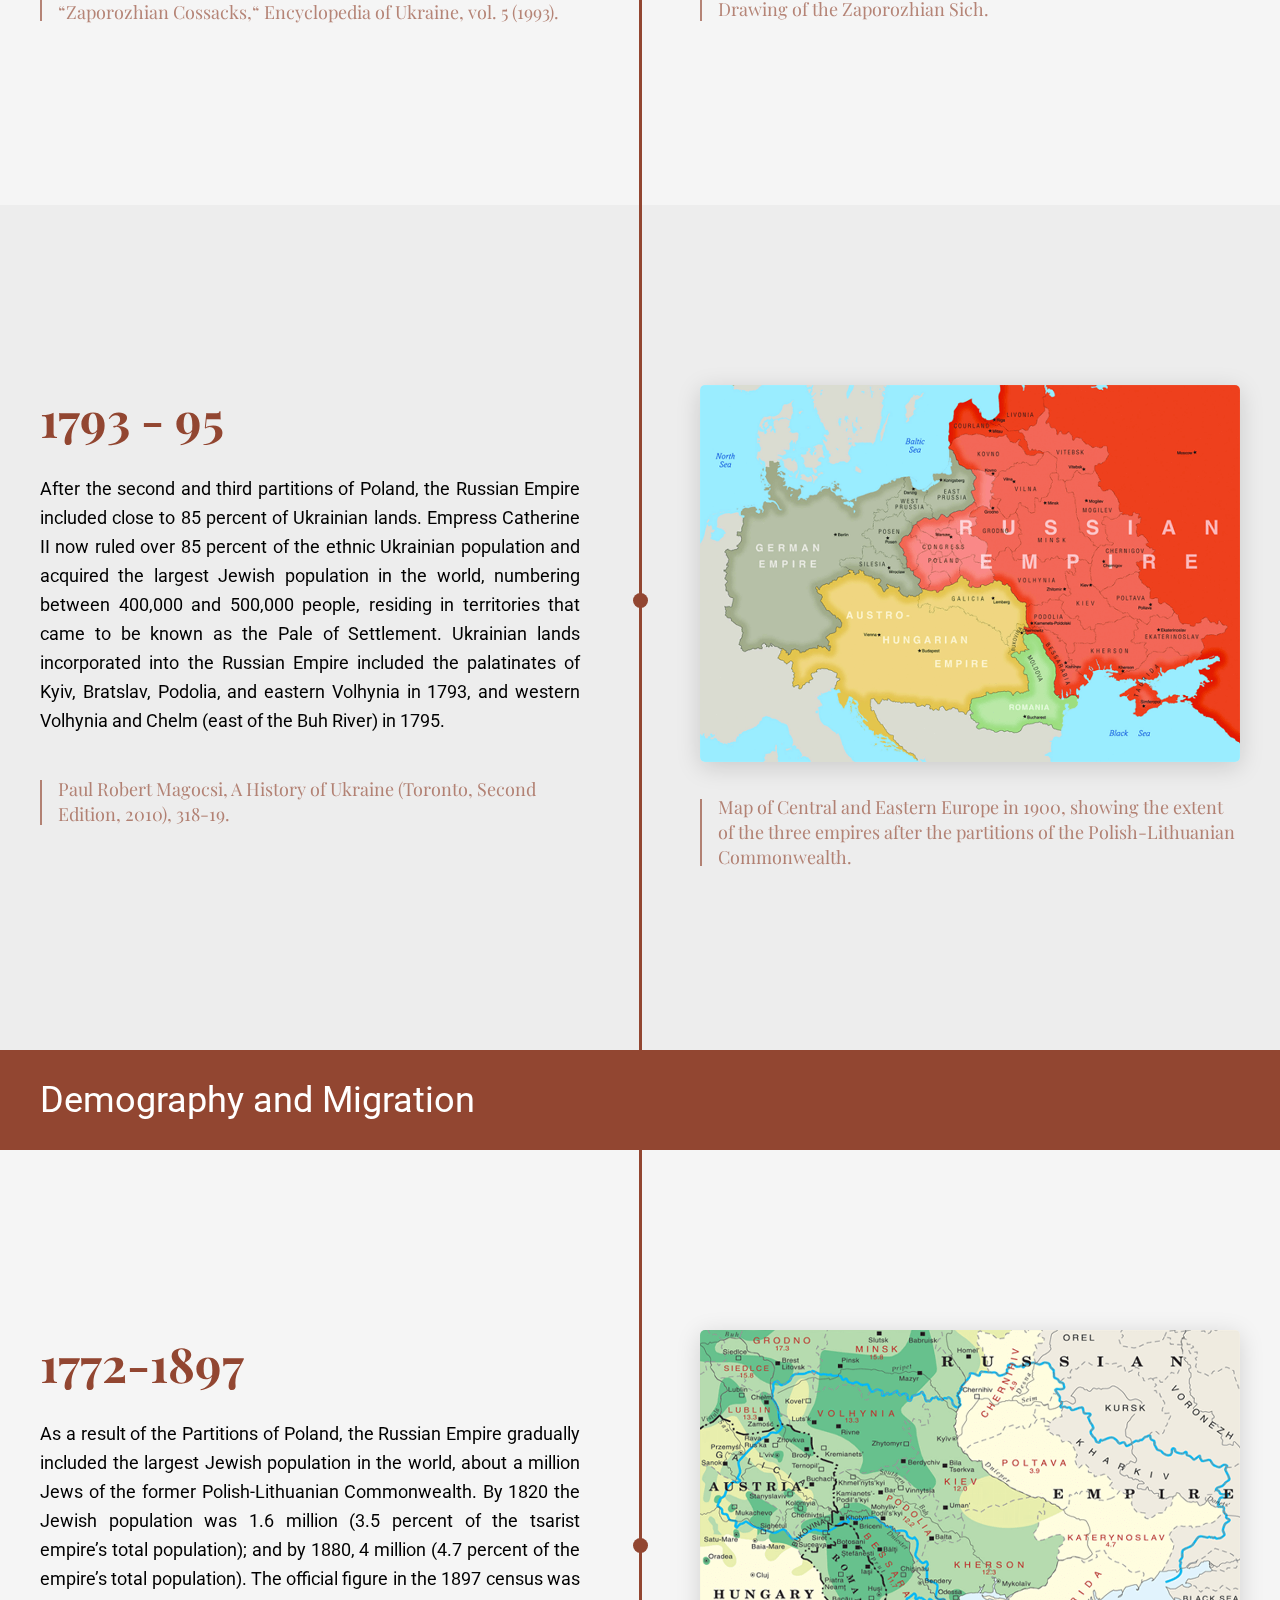
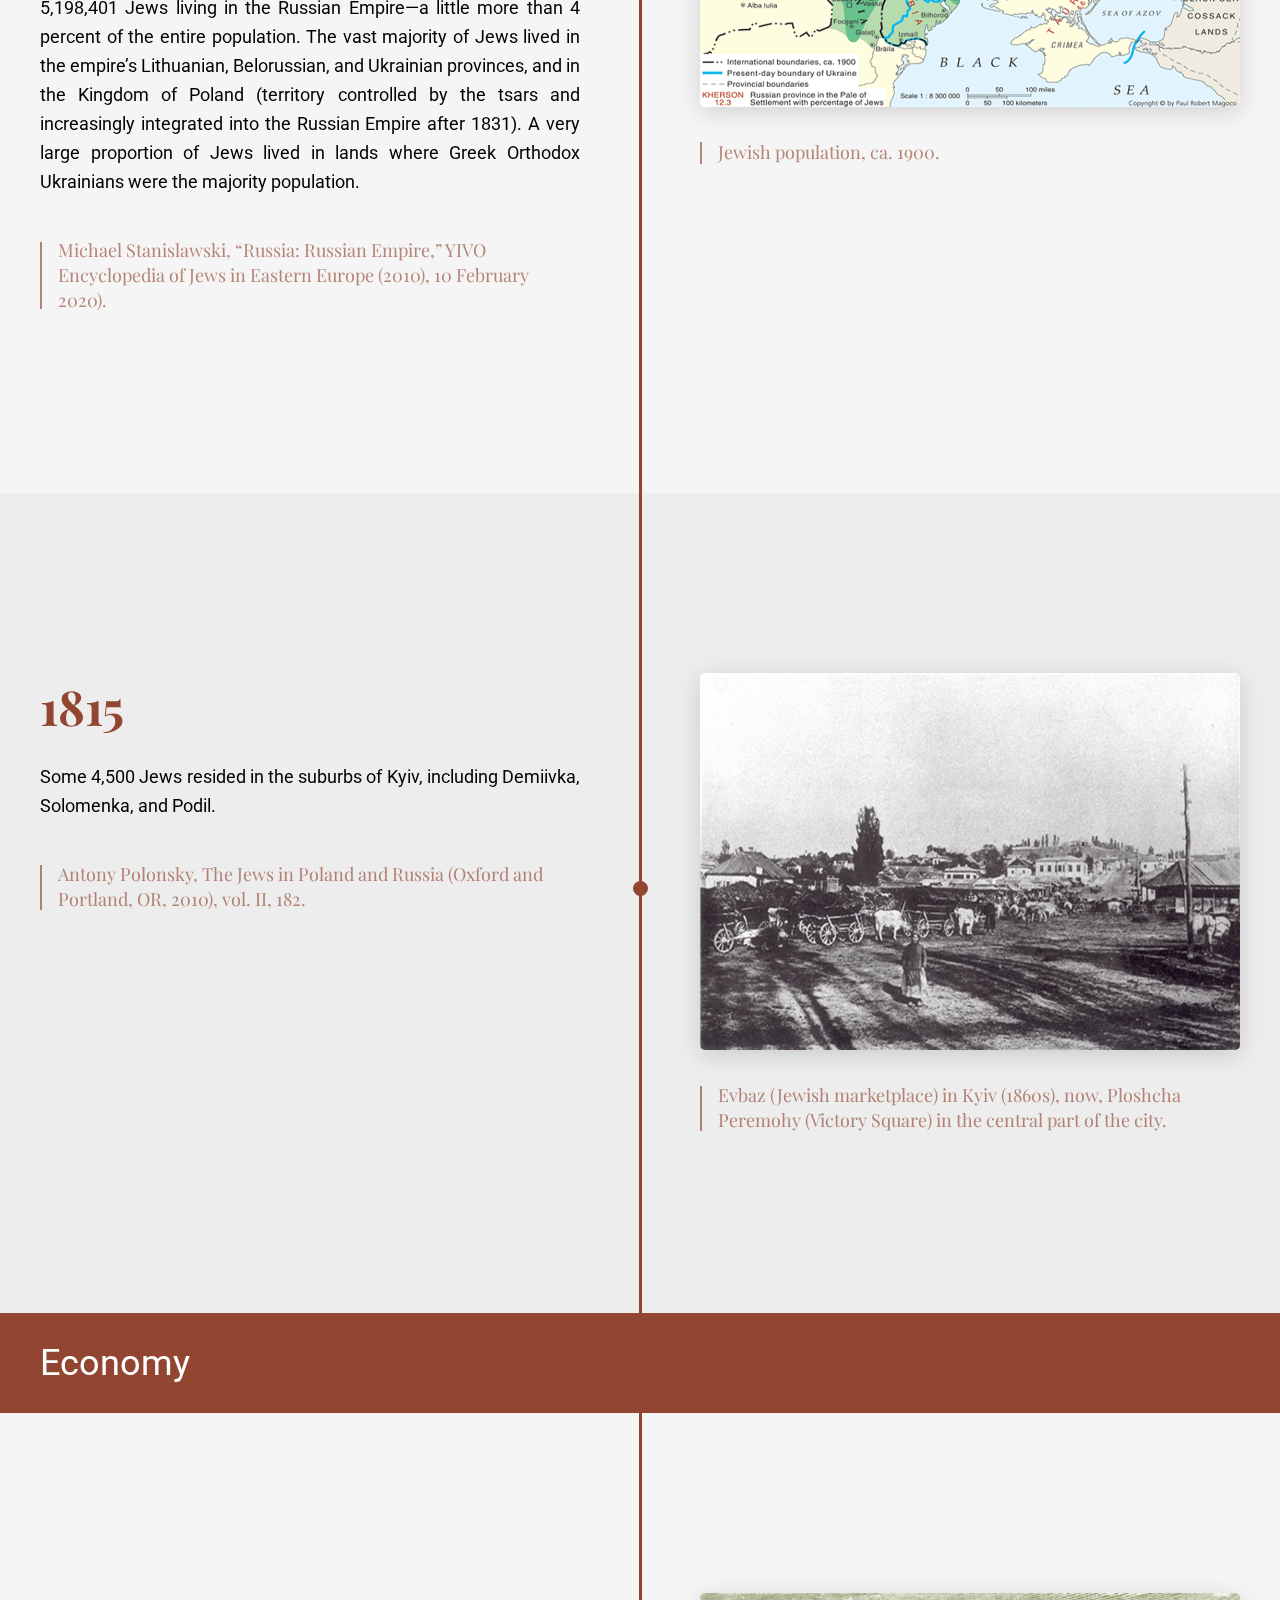
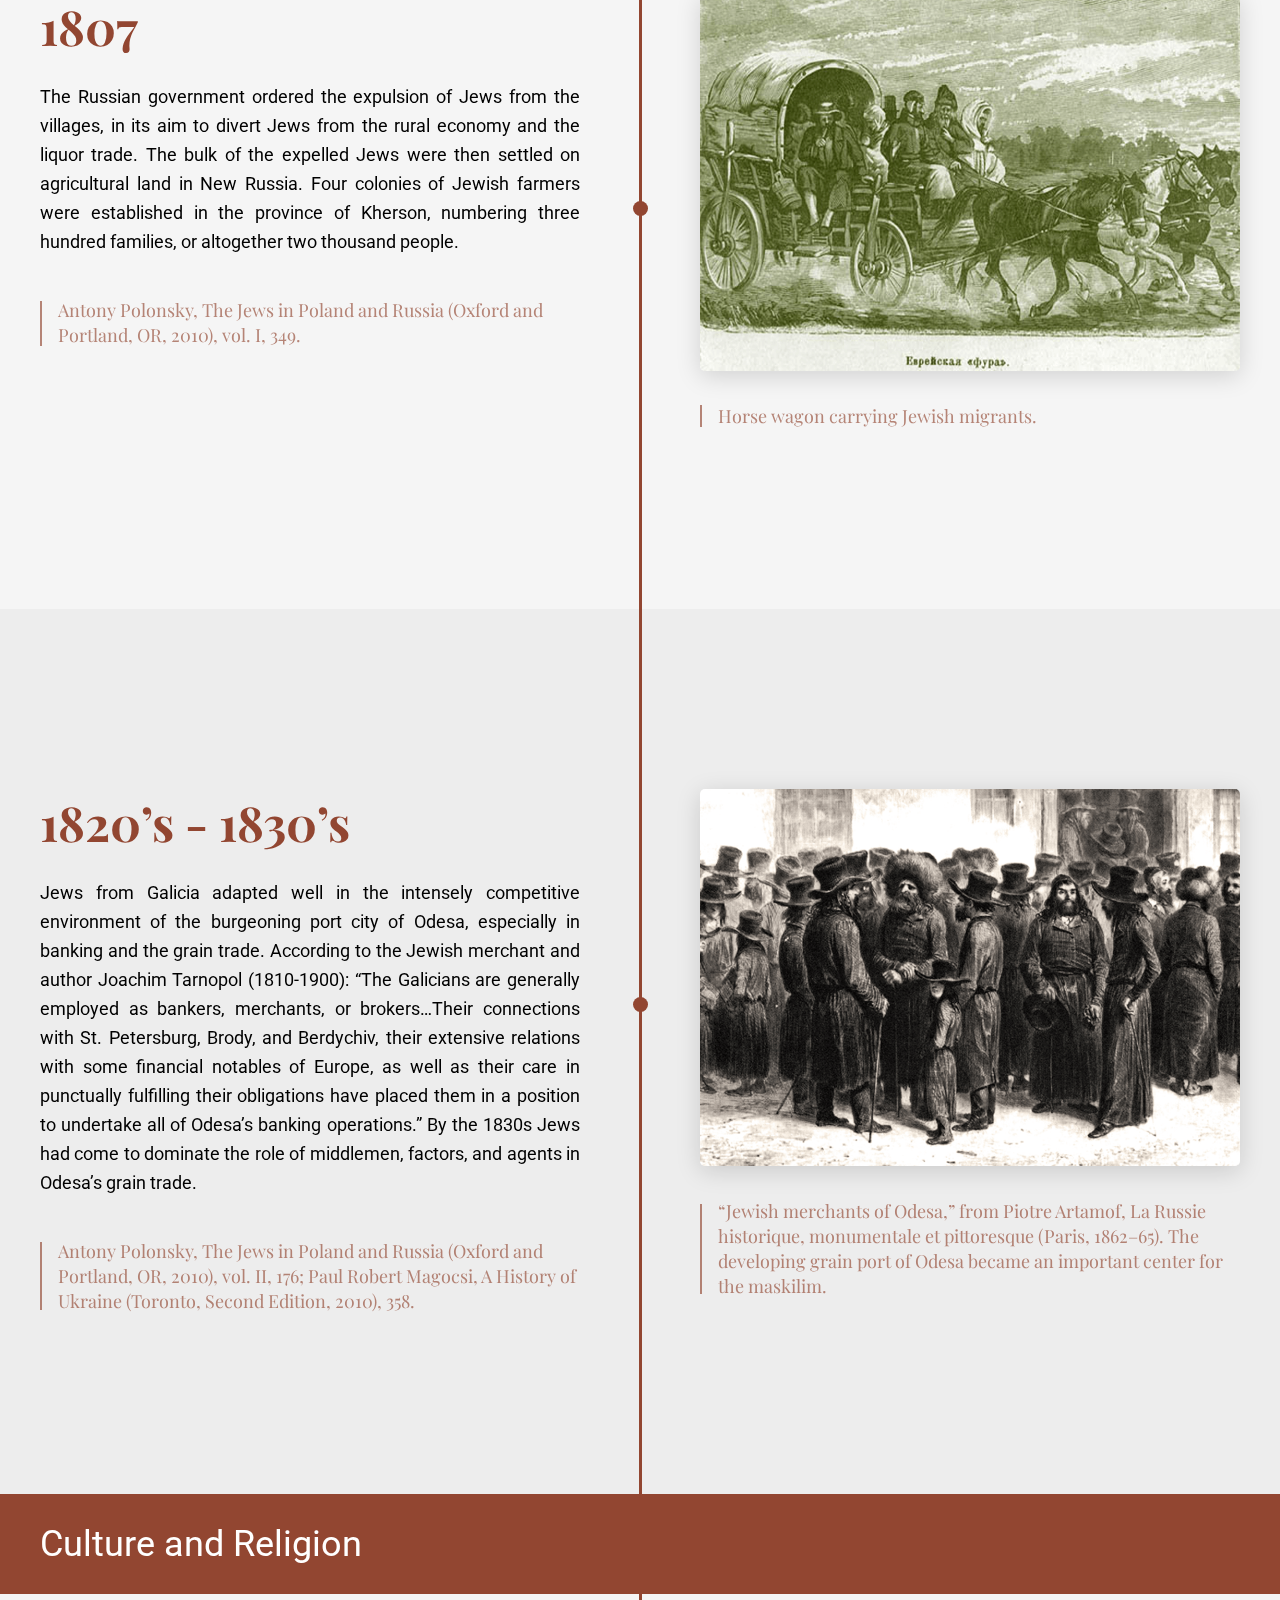
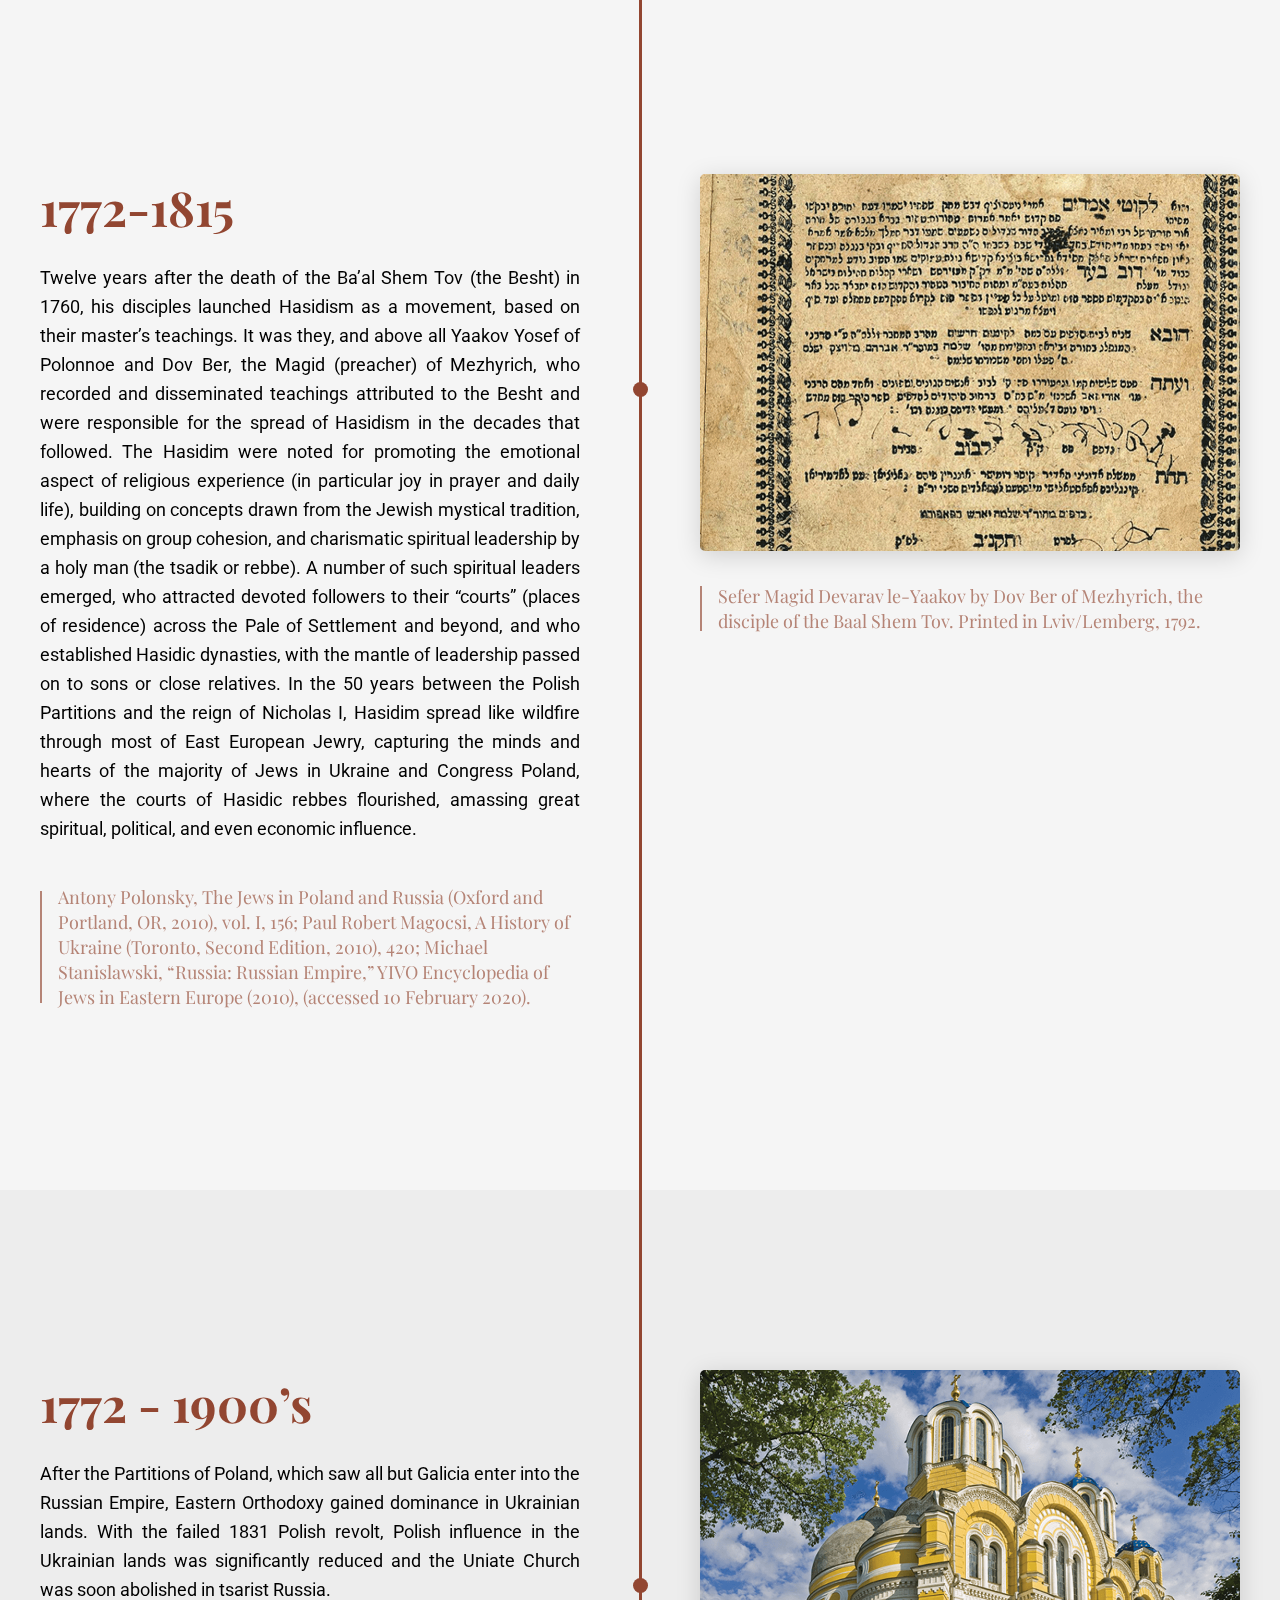
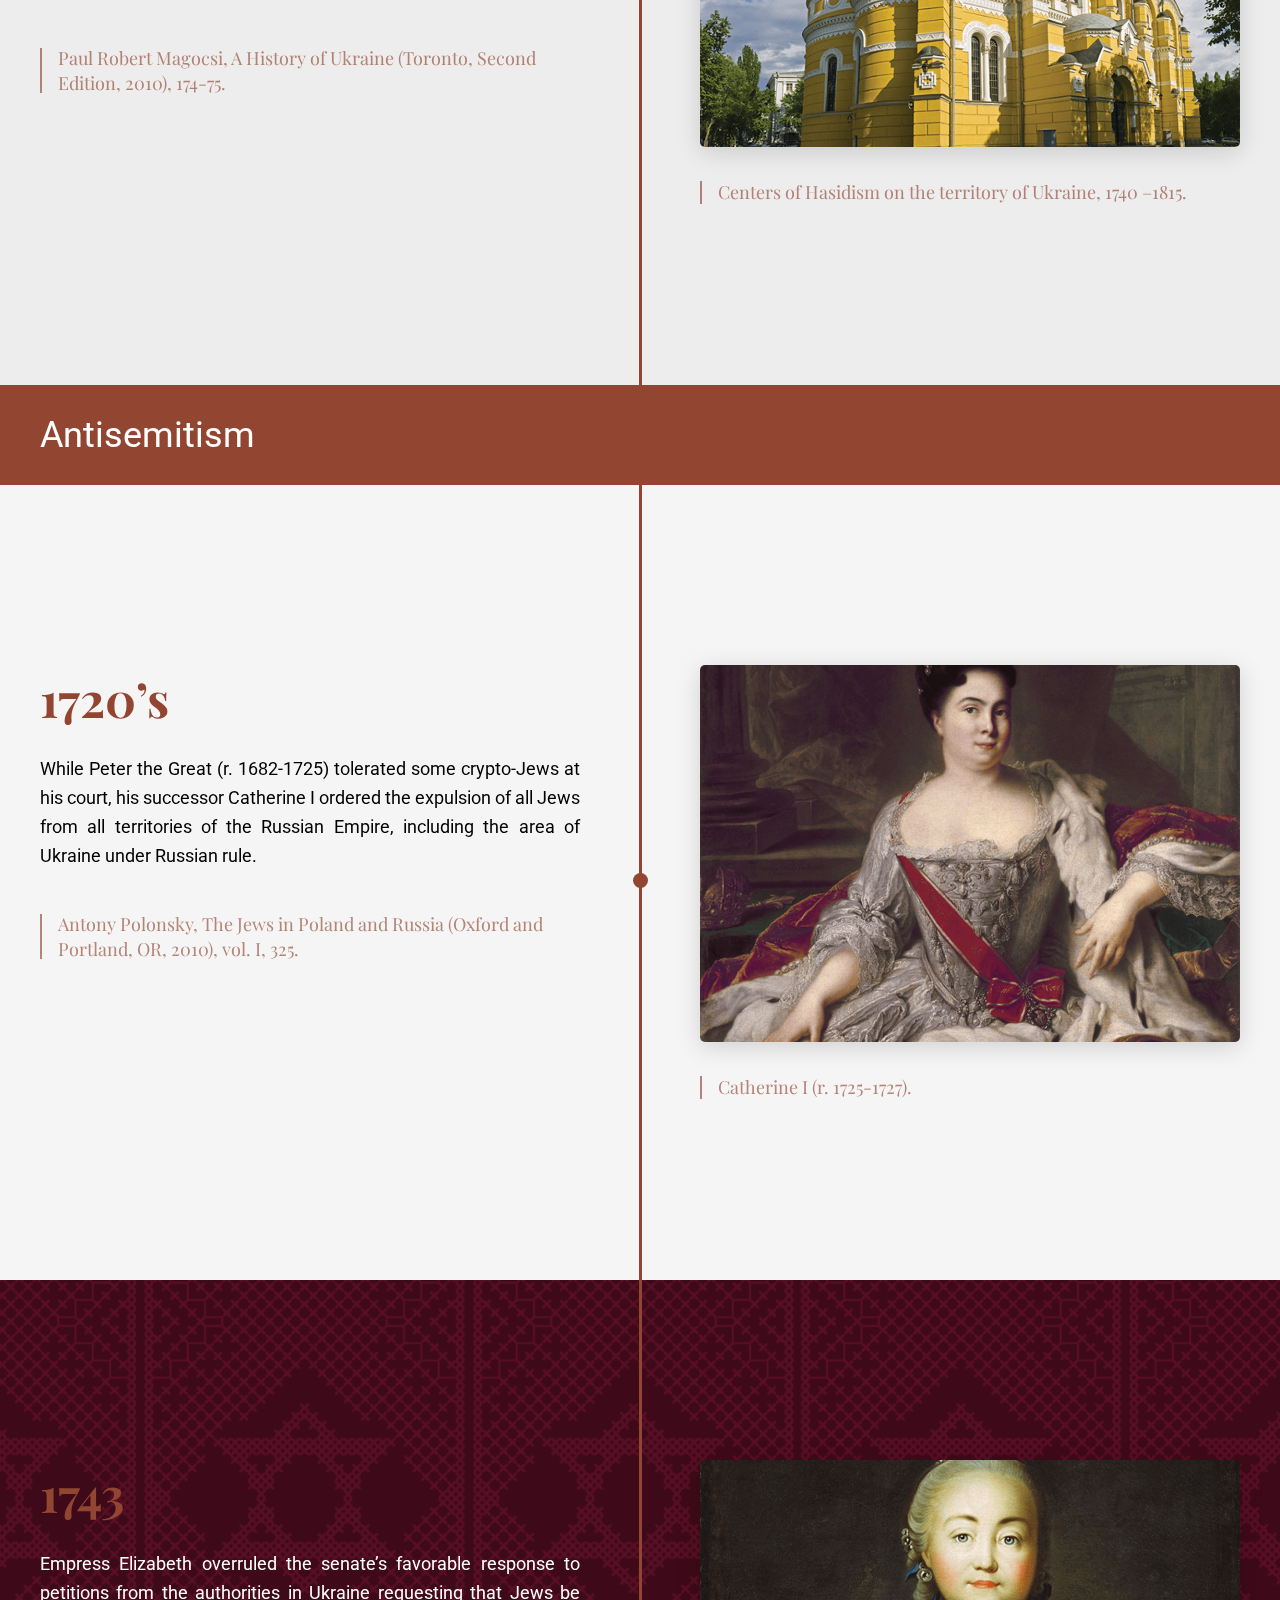
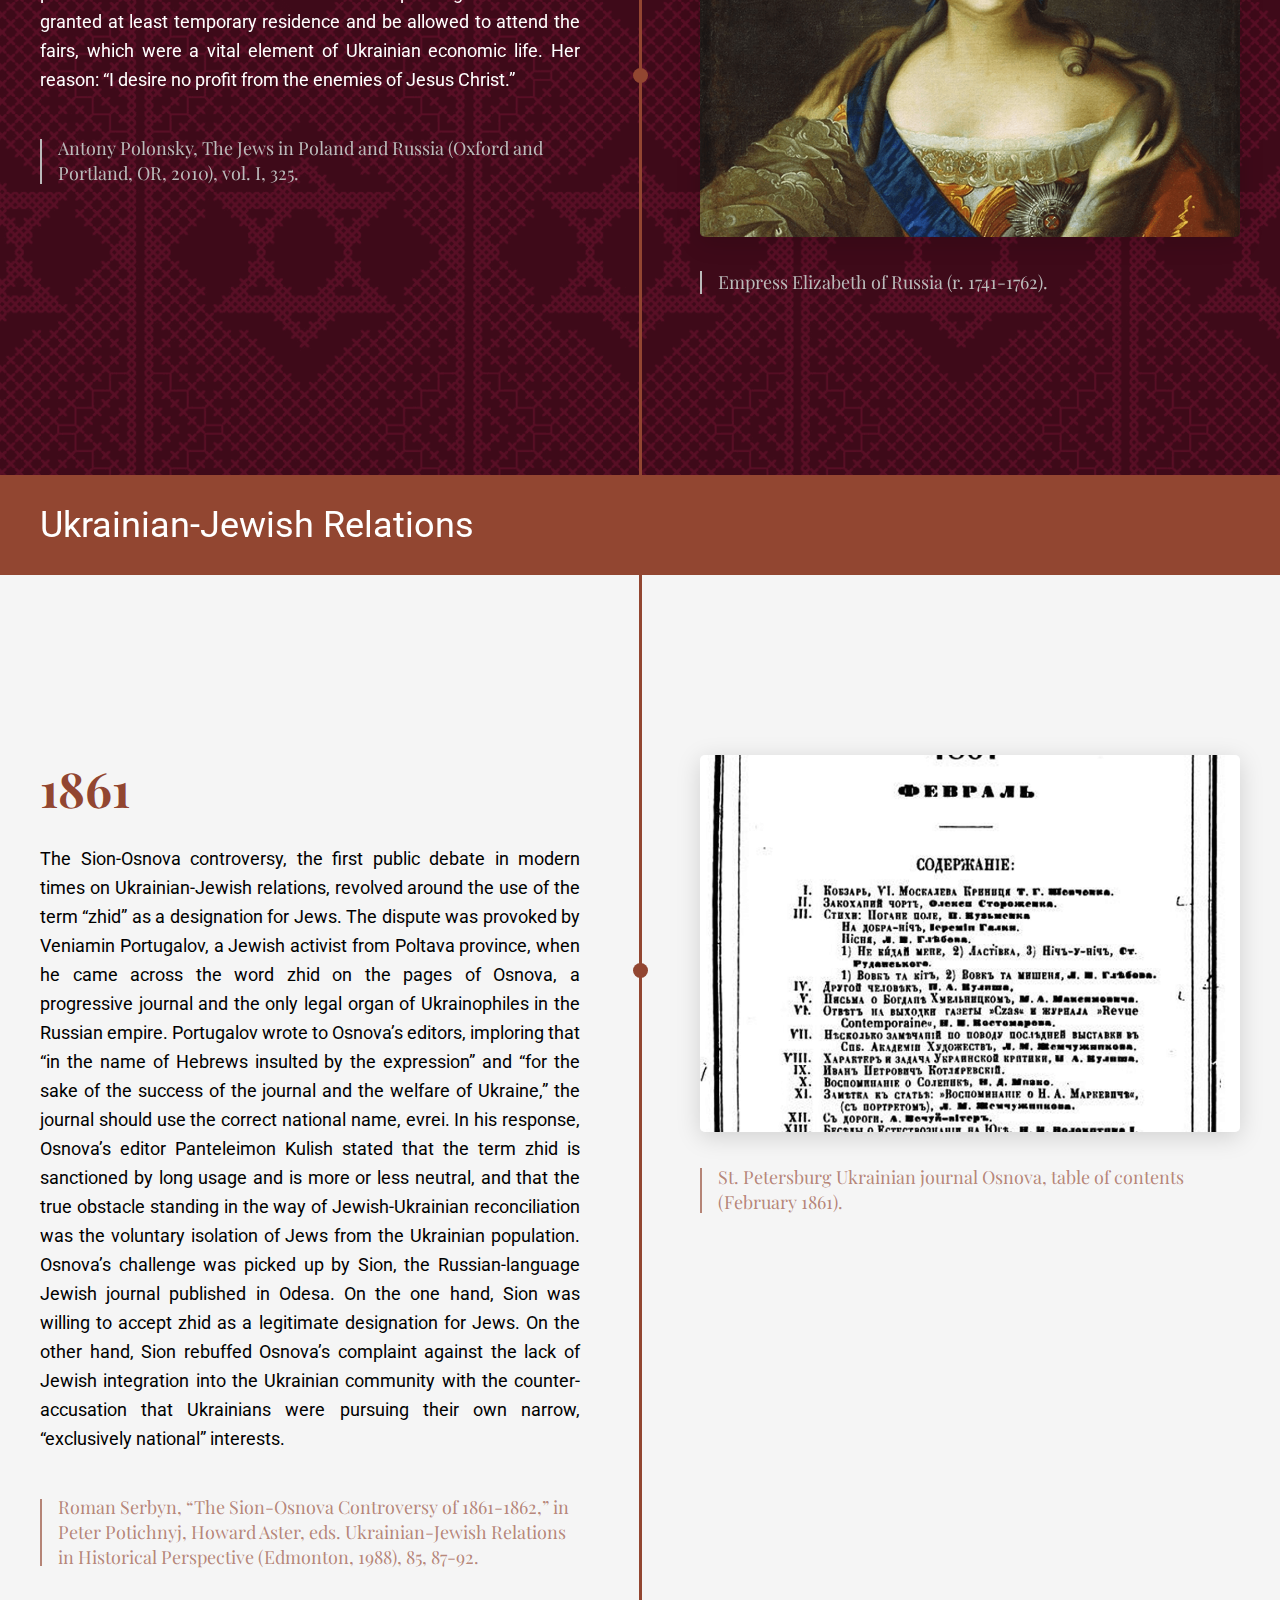
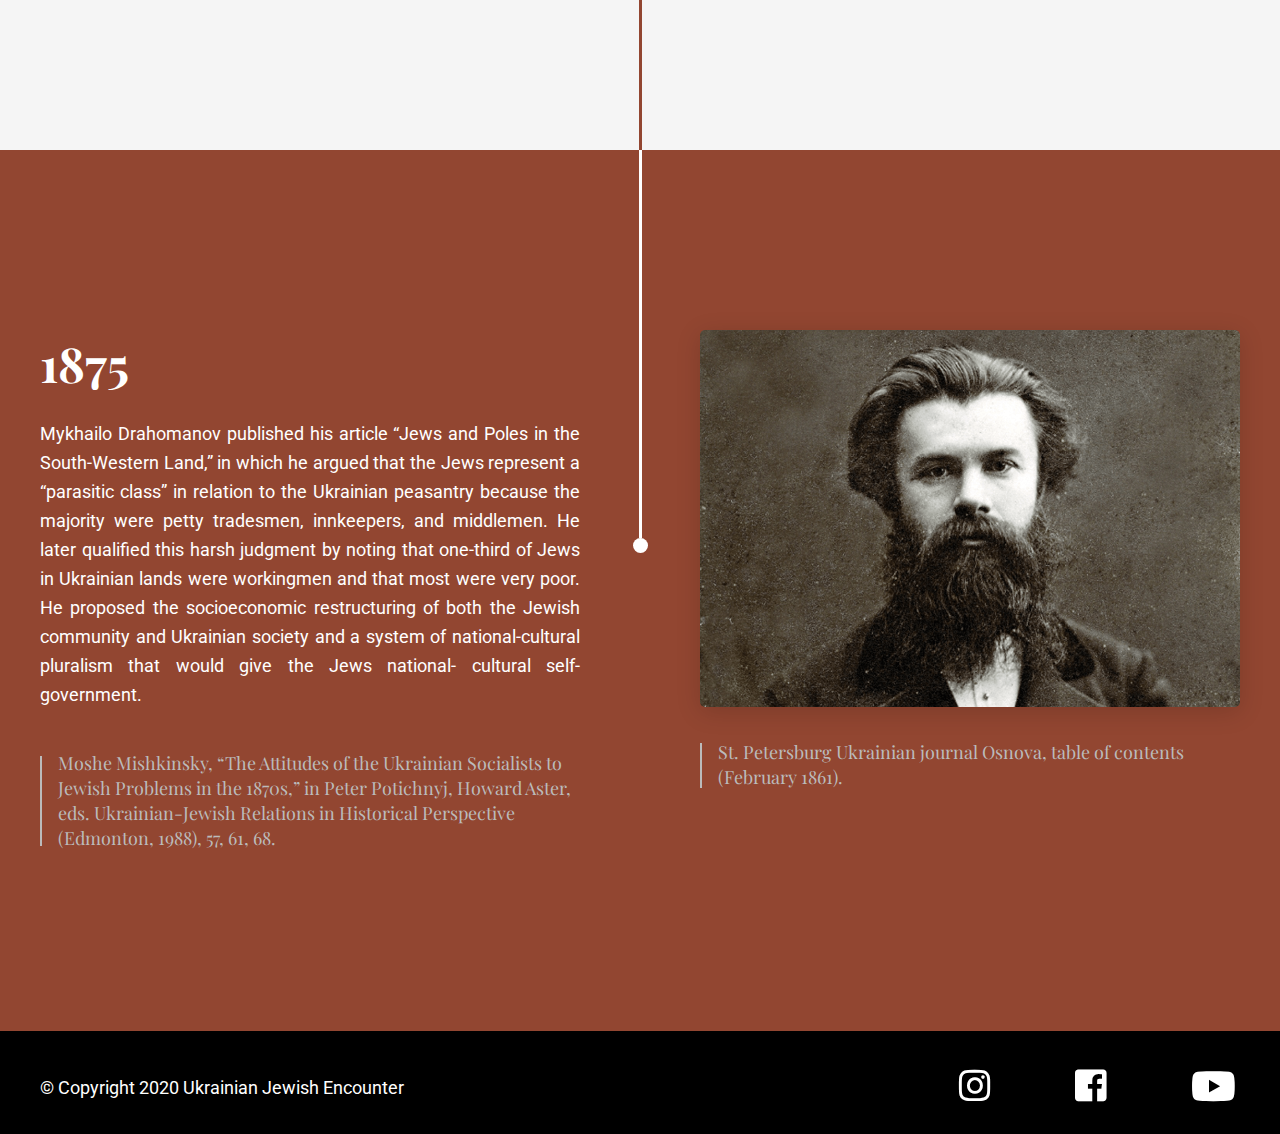
<file: selected2.html>
<!DOCTYPE html>
<html lang="en">
<head>

	<!-- Meta, Viewport & Title 
	================================================== -->
	<meta charset="utf-8">
	<meta http-equiv="X-UA-Compatible" content="IE=edge">
	<meta name="viewport" content="width=device-width, initial-scale=1">
	<!-- The above 3 meta tags *must* come first in the head; any other head content must come *after* these tags -->
	<title>UJE Timeline: From Antiquity to 1914</title>
	
	<!-- Styles
	================================================== -->
	<link href="css/main.css" rel="stylesheet">
	
	<!-- HTML5 shim and Respond.js for IE8 support of HTML5 elements and media queries -->
	<!-- WARNING: Respond.js doesn't work if you view the page via file:// -->
	<!--[if lt IE 9]>
	<script src="https://oss.maxcdn.com/html5shiv/3.7.2/html5shiv.min.js"></script>
	<script src="https://oss.maxcdn.com/respond/1.4.2/respond.min.js"></script>
	<![endif]-->
	
	<link rel="apple-touch-icon" sizes="57x57" href="fav/apple-icon-57x57.png">
	<link rel="apple-touch-icon" sizes="60x60" href="fav/apple-icon-60x60.png">
	<link rel="apple-touch-icon" sizes="72x72" href="fav/apple-icon-72x72.png">
	<link rel="apple-touch-icon" sizes="76x76" href="fav/apple-icon-76x76.png">
	<link rel="apple-touch-icon" sizes="114x114" href="fav/apple-icon-114x114.png">
	<link rel="apple-touch-icon" sizes="120x120" href="fav/apple-icon-120x120.png">
	<link rel="apple-touch-icon" sizes="144x144" href="fav/apple-icon-144x144.png">
	<link rel="apple-touch-icon" sizes="152x152" href="fav/apple-icon-152x152.png">
	<link rel="apple-touch-icon" sizes="180x180" href="fav/apple-icon-180x180.png">
	<link rel="icon" type="image/png" sizes="192x192" href="fav/android-icon-192x192.png">
	<link rel="icon" type="image/png" sizes="32x32" href="fav/favicon-32x32.png">
	<link rel="icon" type="image/png" sizes="96x96" href="fav/favicon-96x96.png">
	<link rel="icon" type="image/png" sizes="16x16" href="fav/favicon-16x16.png">
	<link rel="manifest" href="fav/manifest.json">
	<meta name="msapplication-TileColor" content="#ffffff">
	<meta name="msapplication-TileImage" content="fav/ms-icon-144x144.png">
	<meta name="theme-color" content="#ffffff">

</head>
<body>


<div class="color-box2" id="container-main">

<!-- Header - Main
===================== -->
<header id="header-main">
<div class="container">

	<div class="logo"><a href="index.html" title="UJE"><span class="logo-txt">UJE</span> <span class="timeline-txt">Timeline: From Antiquity to 1914</span></a></div>
	
	<div class="header-right">
		<div class="search-btn"><div class="icon"><span class="hidden">Search</span></div>
			<div class="search-form-box">
			<form role="search" aria-label="Search for:" method="get" class="search-form" action="http://103.9.170.115/~hensoldt/">
			<label for="search-form-1"><span class="screen-reader-text">Search for:</span><input type="search" id="search-form-1" class="search-field" placeholder="Search..." value="" name="s" /></label>
			<input type="submit" class="search-submit" value="Search" />
			</form>
			</div>
		</div>	
		
		<div class="menu-btn"><div class="icon-bar"><span></span></div></div>
		
		<div class="nav-offcanvas">
		<div class="nav-inn">
		
			<div class="main-menu">
			<ul>
			<li><a href="#">Main Menu Item</a></li>
			<li><a href="#">Main Menu Item</a></li>
			<li><a href="#">Main Menu Item</a></li>
			<li><a href="#">Main Menu Item</a></li>
			<li><a href="#">Main Menu Item</a></li>
			<li><a href="#">Main Menu Item</a></li>
			<li><a href="#">Main Menu Item</a></li>
			</ul>
			</div>
			
		</div>
		</div>
	</div>

</div>     
</header>


<!-- Content - Main
==================== -->
<main id="content-main">

<div class="banner-inner parallax-window" data-parallax="scroll" data-image-src="img/hero-2.jpg">
<div class="container">
	
	<aside>
	<h1>Ukrainian Lands in Tsarist Russia</h1>
	<div class="year">1770 - 1914</div>
	</aside>
	
	<div class="product-box">
	<div class="box-out">
	
		<div class="box">
		<div class="box-outer">
		<div class="box-inner">
		
			<div class="txt"><a href="#scroll-1">
			<p>Politics</p>
			</a></div>
			
		</div>
		</div>
		</div>
		
		<div class="box">
		<div class="box-outer">
		<div class="box-inner">
		
			<div class="txt"><a href="#scroll-2">
			<p>Demography and Migration</p>
			</a></div>
			
		</div>
		</div>
		</div>
		
		<div class="box">
		<div class="box-outer">
		<div class="box-inner">
		
			<div class="txt"><a href="#scroll-3">
			<p>Economy</p>
			</a></div>
			
		</div>
		</div>
		</div>
		
		<div class="box">
		<div class="box-outer">
		<div class="box-inner">
		
			<div class="txt"><a href="#scroll-4">
			<p>Culture and Religion</p>
			</a></div>
			
		</div>
		</div>
		</div>
		
		<div class="box">
		<div class="box-outer">
		<div class="box-inner">
		
			<div class="txt"><a href="#scroll-5">
			<p>Anti-Semitism</p>
			</a></div>
			
		</div>
		</div>
		</div>
		
		<div class="box">
		<div class="box-outer">
		<div class="box-inner">
		
			<div class="txt"><a href="#scroll-6">
			<p>Ukrainian-Jewish Relations</p>
			</a></div>
			
		</div>
		</div>
		</div>
	
	</div>
	</div>
	
</div>
</div>


<div class="row-content-out">

<div class="row-content" id="scroll-1">

	<div class="title-bar">
	<div class="container">
		<h2>Politics</h2>
	</div>
	</div>
	
	
	<div class="split-cont-out">
	
		<div class="split-cont">
		<div class="container">
		
			<div class="left-cl">
			<div class="year">1764 - 86</div>
			<p>Under Catherine II Russia expanded into Ukrainian lands through both military and diplomatic means. Russia progressively abolished and absorbed the Ukrainian Cossack (Hetman) state (1764 and 1782); acquired a swath of territory along Poland’s northeastern boundary in the First Partition of Poland (1772); took over the Zaporozhian Sich, the administrative and military center of the Zaporozhian Cossacks (1775); and eliminated the Crimean Khanate, annexing its territories (1783).</p>
			<div class="bottom-txt">Lev Okinshevych, Arkadii Zhukovsky, “Hetman state,” Encyclopedia of Ukraine, vol. 2 (1989); Arkadii Zhukovsky, “Zaporozhian Cossacks,“ Encyclopedia of Ukraine, vol. 5 (1993).</div>
			</div>
			
			<div class="right-cl">
			<div class="item overlay-1"><img src="img/photo-1.png" alt="photo-1" /></div>
			<div class="bottom-txt">Drawing of the Zaporozhian Sich.</div>
			<div class="slider-overlay" id="overlay-1">
			<div class="slider-out">
			<div class="slider-in">
			<div class="owl-carousel" id="item-slider1">
			<div class="figure"><img src="img/photo-1.png" alt="photo-1" /></div>	
			<div class="figure"><img src="img/photo-1.png" alt="photo-1" /></div>	
			<div class="figure"><img src="img/photo-1.png" alt="photo-1" /></div>	
			</div>
			</div>
			</div>
			</div>
			</div>
			
		</div>
		</div>
	
	
		<div class="split-cont">
		<div class="container">
			
			<div class="left-cl">
			<div class="year">1793 - 95</div>
			<p>After the second and third partitions of Poland, the Russian Empire included close to 85 percent of Ukrainian lands. Empress Catherine II now ruled over 85 percent of the ethnic Ukrainian population and acquired the largest Jewish population in the world, numbering between 400,000 and 500,000 people, residing in territories that came to be known as the Pale of Settlement. Ukrainian lands incorporated into the Russian Empire included the palatinates of Kyiv, Bratslav, Podolia, and eastern Volhynia in 1793, and western Volhynia and Chelm (east of the Buh River) in 1795.</p>
			<div class="bottom-txt">Paul Robert Magocsi, A History of Ukraine (Toronto, Second Edition, 2010), 318-19.</div>
			</div>
			
			<div class="right-cl">
			<div class="item overlay-2"><img src="img/photo-2.png" alt="photo-2" /></div>
			<div class="bottom-txt">Map of Central and Eastern Europe in 1900, showing the extent of the three empires after the partitions of the Polish-Lithuanian Commonwealth.</div>
			<div class="slider-overlay" id="overlay-2">
			<div class="slider-out">
			<div class="slider-in">
			<div class="owl-carousel" id="item-slider2">
			<div class="figure"><img src="img/photo-2.png" alt="photo-2" /></div>	
			<div class="figure"><img src="img/photo-2.png" alt="photo-2" /></div>	
			<div class="figure"><img src="img/photo-2.png" alt="photo-2" /></div>	
			</div>
			</div>
			</div>
			</div>				
			</div>
			</div>
			
		</div>
		
	</div>
		
</div>		
		
		
<div class="row-content" id="scroll-2">

	<div class="title-bar">
	<div class="container">
		<h2>Demography and Migration</h2>
	</div>
	</div>
		
		
	<div class="split-cont-out">
	
		<div class="split-cont">
		<div class="container">
			
			<div class="left-cl">
			<div class="year">1772-1897</div>
			<p>As a result of the Partitions of Poland, the Russian Empire gradually included the largest Jewish population in the world, about a million Jews of the former Polish-Lithuanian Commonwealth. By 1820 the Jewish population was 1.6 million (3.5 percent of the tsarist empire’s total population); and by 1880, 4 million (4.7 percent of the empire’s total population). The official figure in the 1897 census was 5,198,401 Jews living in the Russian Empire—a little more than 4 percent of the entire population. The vast majority of Jews lived in the empire’s Lithuanian, Belorussian, and Ukrainian provinces, and in the Kingdom of Poland (territory controlled by the tsars and increasingly integrated into the Russian Empire after 1831). A very large proportion of Jews lived in lands where Greek Orthodox Ukrainians were the majority population.</p>
			<div class="bottom-txt">Michael Stanislawski, “Russia: Russian Empire,” YIVO Encyclopedia of Jews in Eastern Europe (2010), 10 February 2020).</div>
			</div>
			
			<div class="right-cl">
			<div class="item overlay-3"><img src="img/photo-3.png" alt="photo-3" /></div>
			<div class="bottom-txt">Jewish population, ca. 1900.</div>
			<div class="slider-overlay" id="overlay-3">
			<div class="slider-out">
			<div class="slider-in">
			<div class="owl-carousel" id="item-slider3">
			<div class="figure"><img src="img/photo-3.png" alt="photo-3" /></div>	
			<div class="figure"><img src="img/photo-3.png" alt="photo-3" /></div>	
			<div class="figure"><img src="img/photo-3.png" alt="photo-3" /></div>	
			</div>
			</div>
			</div>
			</div>		
			</div>
			
		</div>
		</div>
			
			
		<div class="split-cont">
		<div class="container">
			
			<div class="left-cl">
			<div class="year">1815</div>
			<p>Some 4,500 Jews resided in the suburbs of Kyiv, including Demiivka, Solomenka, and Podil.</p>
			<div class="bottom-txt">Antony Polonsky, The Jews in Poland and Russia (Oxford and Portland, OR, 2010), vol. II, 182.</div>
			</div>
			
			<div class="right-cl">
			<div class="item overlay-4"><img src="img/photo-4.png" alt="photo-4" /></div>
			<div class="bottom-txt">Evbaz (Jewish marketplace) in Kyiv (1860s), now, Ploshcha Peremohy (Victory Square) in the central part of the city.</div>
			<div class="slider-overlay" id="overlay-4">
			<div class="slider-out">
			<div class="slider-in">
			<div class="owl-carousel" id="item-slider4">
			<div class="figure"><img src="img/photo-4.png" alt="photo-4" /></div>	
			<div class="figure"><img src="img/photo-4.png" alt="photo-4" /></div>	
			<div class="figure"><img src="img/photo-4.png" alt="photo-4" /></div>	
			</div>
			</div>
			</div>
			</div>
			</div>
			
		</div>
		</div>
		
	</div>
		
</div>		
		
		
<div class="row-content" id="scroll-3">

	<div class="title-bar">
	<div class="container">
		<h2>Economy</h2>
	</div>
	</div>
		
	<div class="split-cont-out">
		
		<div class="split-cont">
		<div class="container">
			
			<div class="left-cl">
			<div class="year">1807</div>
			<p>The Russian government ordered the expulsion of Jews from the villages, in its aim to divert Jews from the rural economy and the liquor trade. The bulk of the expelled Jews were then settled on agricultural land in New Russia. Four colonies of Jewish farmers were established in the province of Kherson, numbering three hundred families, or altogether two thousand people.</p>
			<div class="bottom-txt">Antony Polonsky, The Jews in Poland and Russia (Oxford and Portland, OR, 2010), vol. I, 349.</div>
			</div>
			
			<div class="right-cl">
			<div class="item overlay-5"><img src="img/photo-5.png" alt="photo-5" /></div>
			<div class="bottom-txt">Horse wagon carrying Jewish migrants.</div>
			<div class="slider-overlay" id="overlay-5">
			<div class="slider-out">
			<div class="slider-in">
			<div class="owl-carousel" id="item-slider5">
			<div class="figure"><img src="img/photo-5.png" alt="photo-5" /></div>	
			<div class="figure"><img src="img/photo-5.png" alt="photo-5" /></div>	
			<div class="figure"><img src="img/photo-5.png" alt="photo-5" /></div>	
			</div>
			</div>
			</div>
			</div>
			</div>
			
		</div>
		</div>
			
			
		<div class="split-cont">
		<div class="container">
			
			<div class="left-cl">
			<div class="year">1820’s - 1830’s</div>
			<p>Jews from Galicia adapted well in the intensely competitive environment of the burgeoning port city of Odesa, especially in banking and the grain trade. According to the Jewish merchant and author Joachim Tarnopol (1810-1900): “The Galicians are generally employed as bankers, merchants, or brokers…Their connections with St. Petersburg, Brody, and Berdychiv, their extensive relations with some financial notables of Europe, as well as their care in punctually fulfilling their obligations have placed them in a position to undertake all of Odesa’s banking operations.” By the 1830s Jews had come to dominate the role of middlemen, factors, and agents in Odesa’s grain trade.</p>
			<div class="bottom-txt">Antony Polonsky, The Jews in Poland and Russia (Oxford and Portland, OR, 2010), vol. II, 176; Paul Robert Magocsi, A History of Ukraine (Toronto, Second Edition, 2010), 358.</div>
			</div>
			
			<div class="right-cl">
			<div class="item overlay-6"><img src="img/photo-6.png" alt="photo-6" /></div>
			<div class="bottom-txt">“Jewish merchants of Odesa,” from Piotre Artamof, La Russie historique, monumentale et pittoresque (Paris, 1862–65). The developing grain port of Odesa became an important center for the maskilim.</div>			
			<div class="slider-overlay" id="overlay-6">
			<div class="slider-out">
			<div class="slider-in">
			<div class="owl-carousel" id="item-slider6">
			<div class="figure"><img src="img/photo-6.png" alt="photo-6" /></div>	
			<div class="figure"><img src="img/photo-6.png" alt="photo-6" /></div>	
			<div class="figure"><img src="img/photo-6.png" alt="photo-6" /></div>	
			</div>
			</div>
			</div>
			</div>
			</div>
			
		</div>
		</div>
		
	</div>
		
</div>
		
		
<div class="row-content" id="scroll-4">

	<div class="title-bar">
	<div class="container">
		<h2>Culture and Religion</h2>
	</div>
	</div>
	
		
	<div class="split-cont-out">
		
		<div class="split-cont">
		<div class="container">
			
			<div class="left-cl">
			<div class="year">1772-1815</div>
			<p>Twelve years after the death of the Ba’al Shem Tov (the Besht) in 1760, his disciples launched Hasidism as a movement, based on their master’s teachings. It was they, and above all Yaakov Yosef of Polonnoe and Dov Ber, the Magid (preacher) of Mezhyrich, who recorded and disseminated teachings attributed to the Besht and were responsible for the spread of Hasidism in the decades that followed. The Hasidim were noted for promoting the emotional aspect of religious experience (in particular joy in prayer and daily life), building on concepts drawn from the Jewish mystical tradition, emphasis on group cohesion, and charismatic spiritual leadership by a holy man (the tsadik or rebbe). A number of such spiritual leaders emerged, who attracted devoted followers to their “courts” (places of residence) across the Pale of Settlement and beyond, and who established Hasidic dynasties, with the mantle of leadership passed on to sons or close relatives. In the 50 years between the Polish Partitions and the reign of Nicholas I, Hasidim spread like wildfire through most of East European Jewry, capturing the minds and hearts of the majority of Jews in Ukraine and Congress Poland, where the courts of Hasidic rebbes flourished, amassing great spiritual, political, and even economic influence.</p>
			<div class="bottom-txt">Antony Polonsky, The Jews in Poland and Russia (Oxford and Portland, OR, 2010), vol. I, 156; Paul Robert Magocsi, A History of Ukraine (Toronto, Second Edition, 2010), 420; Michael Stanislawski, “Russia: Russian Empire,” YIVO Encyclopedia of Jews in Eastern Europe (2010), (accessed 10 February 2020).</div>
			</div>
			
			<div class="right-cl">
			<div class="item overlay-7"><img src="img/photo-7.png" alt="photo-7" /></div>
			<div class="bottom-txt">Sefer Magid Devarav le-Yaakov by Dov Ber of Mezhyrich, the disciple of the Baal Shem Tov. Printed in Lviv/Lemberg, 1792.</div>		
			<div class="slider-overlay" id="overlay-7">
			<div class="slider-out">
			<div class="slider-in">
			<div class="owl-carousel" id="item-slider7">
			<div class="figure"><img src="img/photo-7.png" alt="photo-7" /></div>	
			<div class="figure"><img src="img/photo-7.png" alt="photo-7" /></div>	
			<div class="figure"><img src="img/photo-7.png" alt="photo-7" /></div>	
			</div>
			</div>
			</div>
			</div>
			</div>
			
		</div>
		</div>	
			
			
		<div class="split-cont">
		<div class="container">
			
			<div class="left-cl">
			<div class="year">1772 - 1900’s</div>
			<p>After the Partitions of Poland, which saw all but Galicia enter into the Russian Empire, Eastern Orthodoxy gained dominance in Ukrainian lands. With the failed 1831 Polish revolt, Polish influence in the Ukrainian lands was significantly reduced and the Uniate Church was soon abolished in tsarist Russia.</p>
			<div class="bottom-txt">Paul Robert Magocsi, A History of Ukraine (Toronto, Second Edition, 2010), 174-75.</div>
			</div>
			
			<div class="right-cl">
			<div class="item overlay-8"><img src="img/photo-8.png" alt="photo-8" /></div>
			<div class="bottom-txt">Centers of Hasidism on the territory of Ukraine, 1740 –1815.</div>
			<div class="slider-overlay" id="overlay-8">
			<div class="slider-out">
			<div class="slider-in">
			<div class="owl-carousel" id="item-slider8">
			<div class="figure"><img src="img/photo-8.png" alt="photo-8" /></div>	
			<div class="figure"><img src="img/photo-8.png" alt="photo-8" /></div>	
			<div class="figure"><img src="img/photo-8.png" alt="photo-8" /></div>	
			</div>
			</div>
			</div>
			</div>
			</div>
			
		</div>
		</div>
		
	</div>
		
</div>
		
		
<div class="row-content" id="scroll-5">

	<div class="title-bar">
	<div class="container">
		<h2>Antisemitism</h2>
	</div>
	</div>
	
		
	<div class="split-cont-out">
		
		<div class="split-cont">
		<div class="container">
			
			<div class="left-cl">
			<div class="year">1720’s</div>
			<p>While Peter the Great (r. 1682-1725) tolerated some crypto-Jews at his court, his successor Catherine I ordered the expulsion of all Jews from all territories of the Russian Empire, including the area of Ukraine under Russian rule.</p>
			<div class="bottom-txt">Antony Polonsky, The Jews in Poland and Russia (Oxford and Portland, OR, 2010), vol. I, 325.</div>
			</div>
			
			<div class="right-cl">
			<div class="item overlay-9"><img src="img/photo-9.png" alt="photo-9" /></div>
			<div class="bottom-txt">Catherine I (r. 1725-1727).</div>
			<div class="slider-overlay" id="overlay-9">
			<div class="slider-out">
			<div class="slider-in">
			<div class="owl-carousel" id="item-slider9">
			<div class="figure"><img src="img/photo-9.png" alt="photo-9" /></div>	
			<div class="figure"><img src="img/photo-9.png" alt="photo-9" /></div>	
			<div class="figure"><img src="img/photo-9.png" alt="photo-9" /></div>	
			</div>
			</div>
			</div>
			</div>
			</div>
			
		</div>
		</div>
		
			
		<div class="split-cont red-bg">
		<div class="container">
			
			<div class="left-cl">
			<div class="year">1743</div>
			<p>Empress Elizabeth overruled the senate’s favorable response to petitions from the authorities in Ukraine requesting that Jews be granted at least temporary residence and be allowed to attend the fairs, which were a vital element of Ukrainian economic life. Her reason: “I desire no profit from the enemies of Jesus Christ.”</p>
			<div class="bottom-txt">Antony Polonsky, The Jews in Poland and Russia (Oxford and Portland, OR, 2010), vol. I, 325.</div>
			</div>
			
			<div class="right-cl">
			<div class="item overlay-10"><img src="img/photo-10.png" alt="photo-10" /></div>
			<div class="bottom-txt">Empress Elizabeth of Russia (r. 1741-1762).</div>
			<div class="slider-overlay" id="overlay-10">
			<div class="slider-out">
			<div class="slider-in">
			<div class="owl-carousel" id="item-slider10">
			<div class="figure"><img src="img/photo-10.png" alt="photo-10" /></div>	
			<div class="figure"><img src="img/photo-10.png" alt="photo-10" /></div>	
			<div class="figure"><img src="img/photo-10.png" alt="photo-10" /></div>	
			</div>
			</div>
			</div>
			</div>
			</div>
			
		</div>
		</div>
		
	</div>
		
</div>		
		
		
<div class="row-content" id="scroll-6">

	<div class="title-bar">
	<div class="container">
		<h2>Ukrainian-Jewish Relations</h2>
	</div>
	</div>
	
		
	<div class="split-cont-out">
		
		<div class="split-cont">
		<div class="container">
			
			<div class="left-cl">
			<div class="year">1861</div>
			<p>The Sion-Osnova controversy, the first public debate in modern times on Ukrainian-Jewish relations, revolved around the use of the term “zhid” as a designation for Jews. The dispute was provoked by Veniamin Portugalov, a Jewish activist from Poltava province, when he came across the word zhid on the pages of Osnova, a progressive journal and the only legal organ of Ukrainophiles in the Russian empire. Portugalov wrote to Osnova’s editors, imploring that “in the name of Hebrews insulted by the expression” and “for the sake of the success of the journal and the welfare of Ukraine,” the journal should use the correct national name, evrei. In his response, Osnova’s editor Panteleimon Kulish stated that the term zhid is sanctioned by long usage and is more or less neutral, and that the true obstacle standing in the way of Jewish-Ukrainian reconciliation was the voluntary isolation of Jews from the Ukrainian population. Osnova’s challenge was picked up by Sion, the Russian-language Jewish journal published in Odesa. On the one hand, Sion was willing to accept zhid as a legitimate designation for Jews. On the other hand, Sion rebuffed Osnova’s complaint against the lack of Jewish integration into the Ukrainian community with the counter-accusation that Ukrainians were pursuing their own narrow, “exclusively national” interests.</p>
			<div class="bottom-txt">Roman Serbyn, “The Sion-Osnova Controversy of 1861-1862,” in Peter Potichnyj, Howard Aster, eds. Ukrainian-Jewish Relations in Historical Perspective (Edmonton, 1988), 85, 87-92.</div>
			</div>
			
			<div class="right-cl">
			<div class="item overlay-11"><img src="img/photo-11.png" alt="photo-11" /></div>
			<div class="bottom-txt">St. Petersburg Ukrainian journal Osnova, table of contents (February 1861).</div>
			<div class="slider-overlay" id="overlay-11">
			<div class="slider-out">
			<div class="slider-in">
			<div class="owl-carousel" id="item-slider11">
			<div class="figure"><img src="img/photo-11.png" alt="photo-11" /></div>	
			<div class="figure"><img src="img/photo-11.png" alt="photo-11" /></div>	
			<div class="figure"><img src="img/photo-11.png" alt="photo-11" /></div>	
			</div>
			</div>
			</div>
			</div>
			</div>
			
		</div>
		</div>
			
			
		<div class="split-cont red-bg2">
		<div class="container">
			
			<div class="left-cl">
			<div class="year">1875</div>
			<p>Mykhailo Drahomanov published his article “Jews and Poles in the South-Western Land,” in which he argued that the Jews represent a “parasitic class” in relation to the Ukrainian peasantry because the majority were petty tradesmen, innkeepers, and middlemen. He later qualified this harsh judgment by noting that one-third of Jews in Ukrainian lands were workingmen and that most were very poor. He proposed the socioeconomic restructuring of both the Jewish community and Ukrainian society and a system of national-cultural pluralism that would give the Jews national- cultural self-government.</p>
			<div class="bottom-txt">Moshe Mishkinsky, “The Attitudes of the Ukrainian Socialists to Jewish Problems in the 1870s,” in Peter Potichnyj, Howard Aster, eds. Ukrainian-Jewish Relations in Historical Perspective (Edmonton, 1988), 57, 61, 68.</div>
			</div>
			
			<div class="right-cl">
			<div class="item overlay-12"><img src="img/photo-12.png" alt="photo-12" /></div>
			<div class="bottom-txt">St. Petersburg Ukrainian journal Osnova, table of contents (February 1861).</div>
			<div class="slider-overlay" id="overlay-12">
			<div class="slider-out">
			<div class="slider-in">
			<div class="owl-carousel" id="item-slider12">
			<div class="figure"><img src="img/photo-12.png" alt="photo-12" /></div>	
			<div class="figure"><img src="img/photo-12.png" alt="photo-12" /></div>	
			<div class="figure"><img src="img/photo-12.png" alt="photo-12" /></div>	
			</div>
			</div>
			</div>
			</div>
			</div>
			
		</div>
		</div>
		
	</div>
		
</div>
		
</div>

</main>


<!-- Footer - Main
===================== -->
<footer id="footer-main">
<div class="container">
	
	<div class="copyrights">&copy; Copyright 2020 Ukrainian Jewish Encounter</div>
	
	<div class="social-links">
	<ul>
	<li><a href="#" class="fab fa-instagram"><span class="hidden">Instagram</span></a></li>
	<li><a href="#" class="fab fa-facebook-square"><span class="hidden">Facebook</span></a></li>
	<li><a href="#" class="fab fa-youtube"><span class="hidden">Youtube</span></a></li>
	</ul>
	</div>
	
</div>
</footer>

</div>
	
	
	<!-- Scripts
	======================================= -->
	<script src="js/modernizr.js"></script>
	<script src="js/jquery.min.js"></script>
	<script src="js/owl.carousel.js"></script>
	<script src="js/parallax.js"></script>
	<script src="js/custom.js"></script>
	

</body>
</html>
</file>
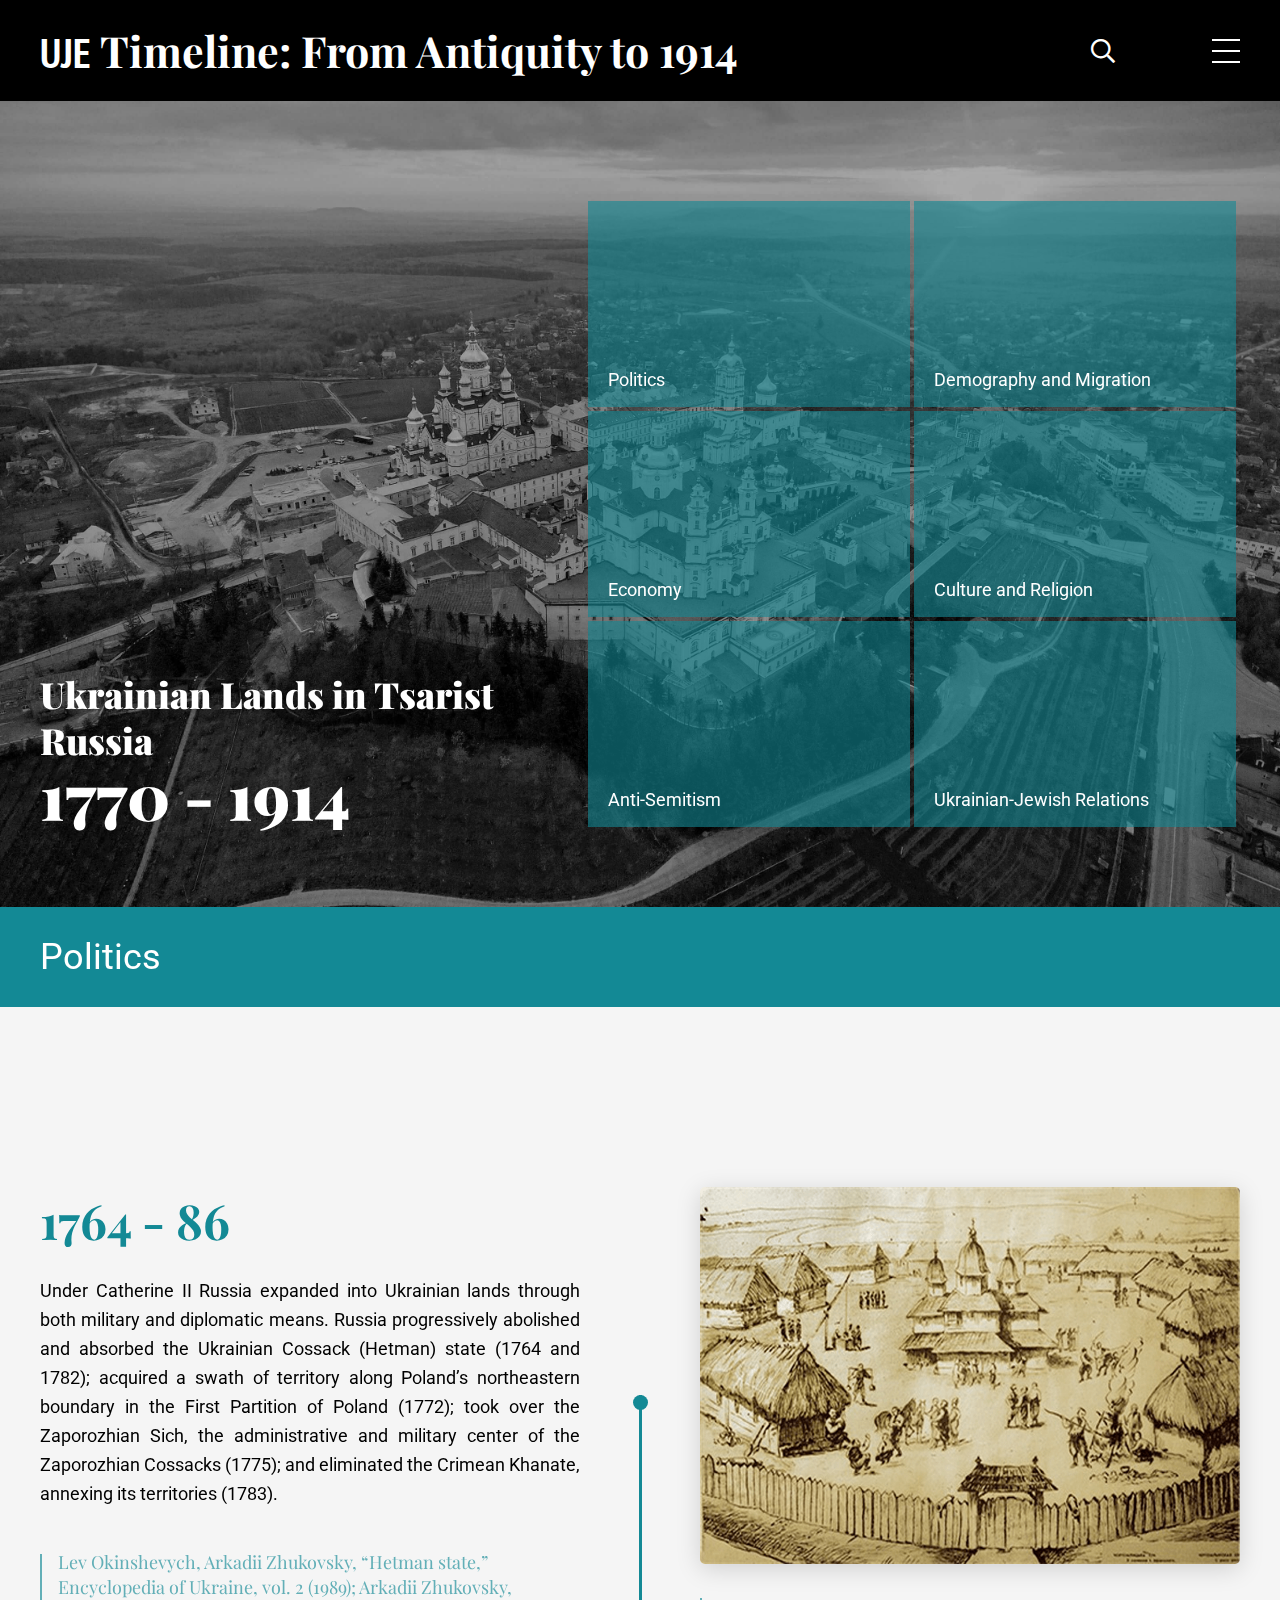
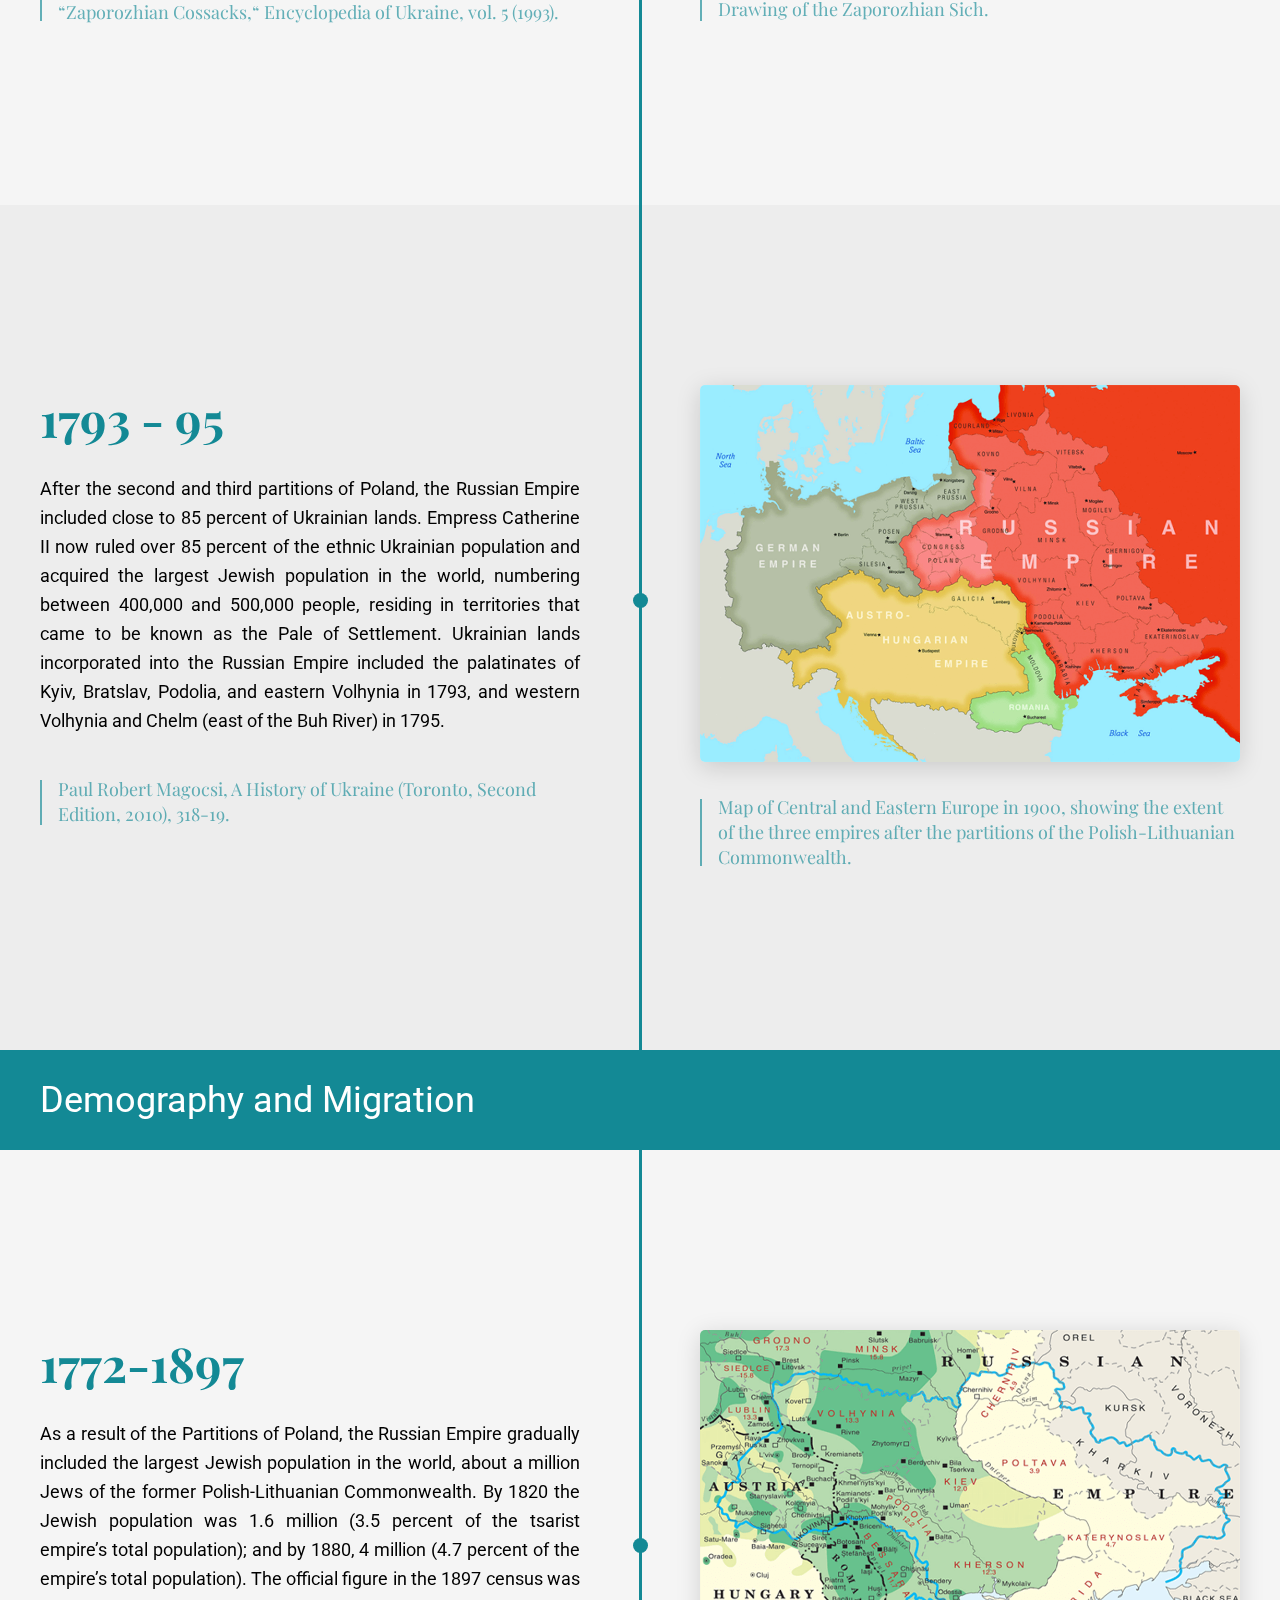
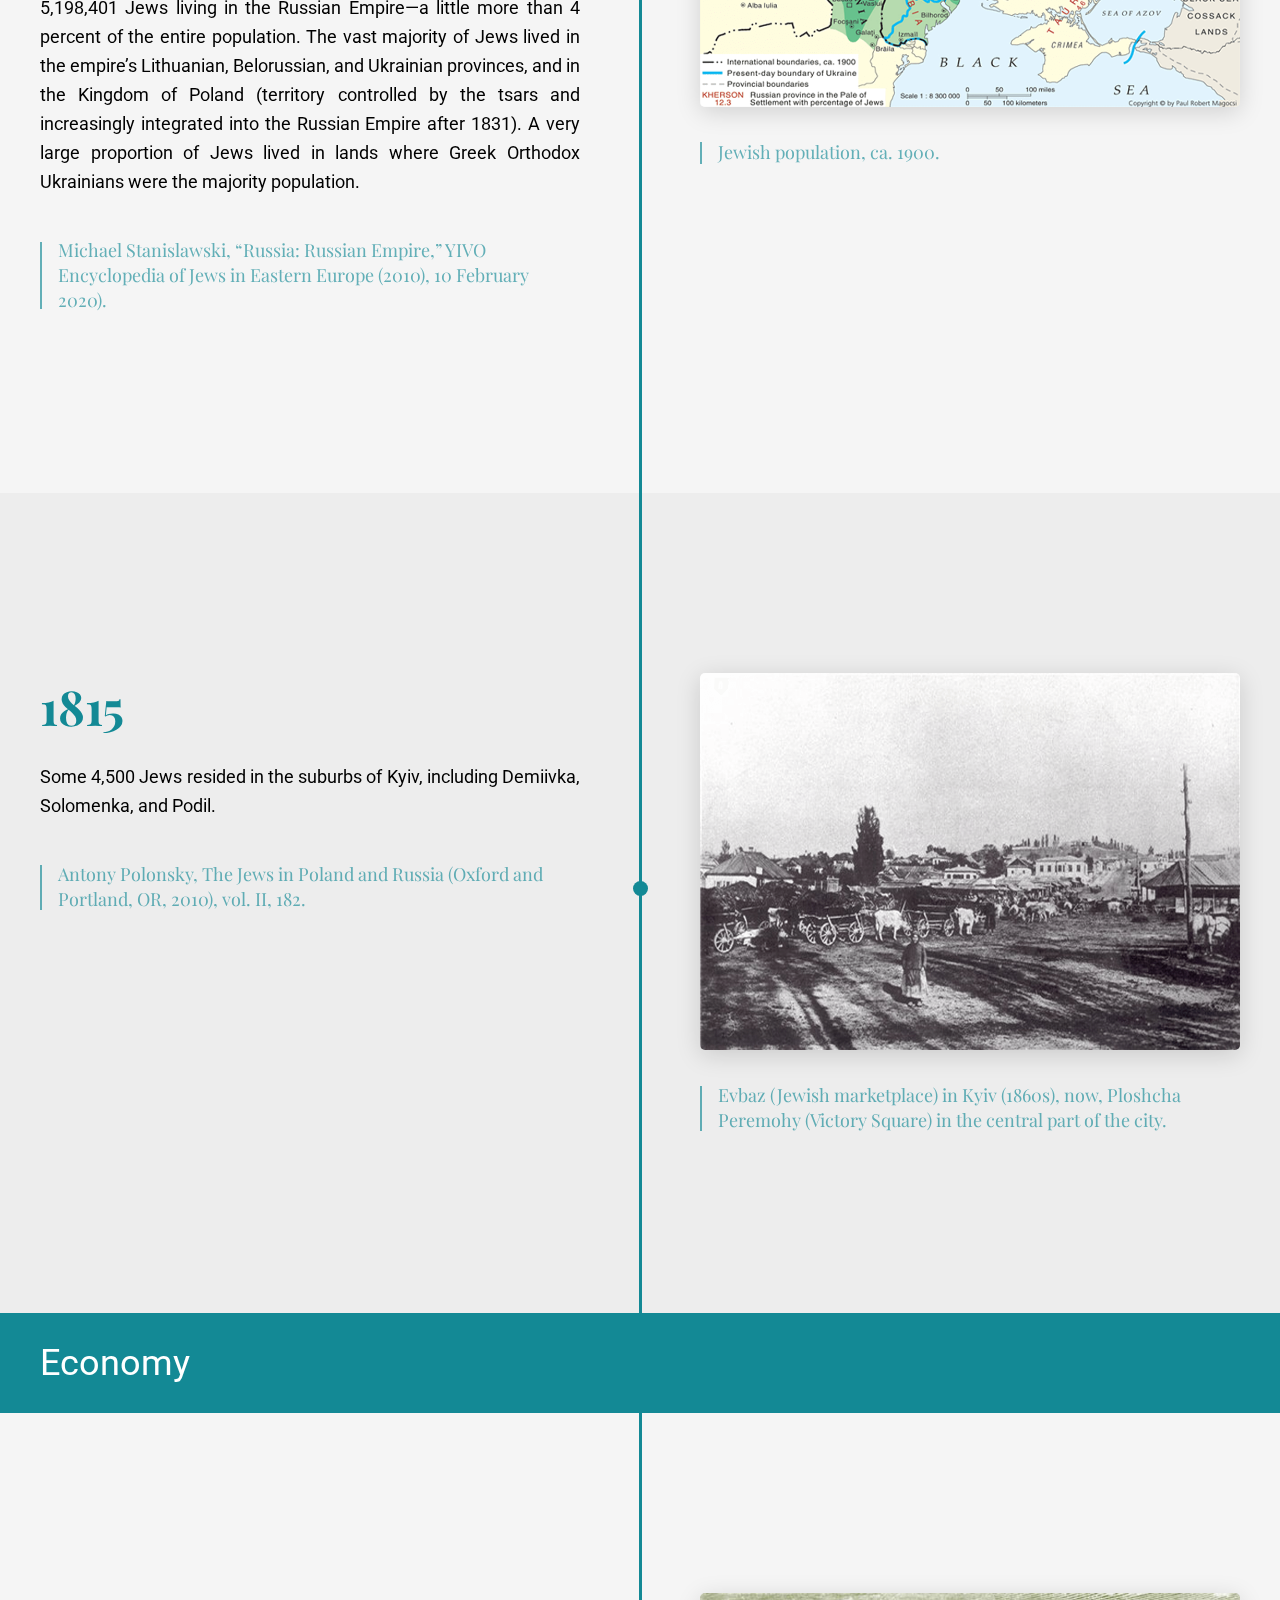
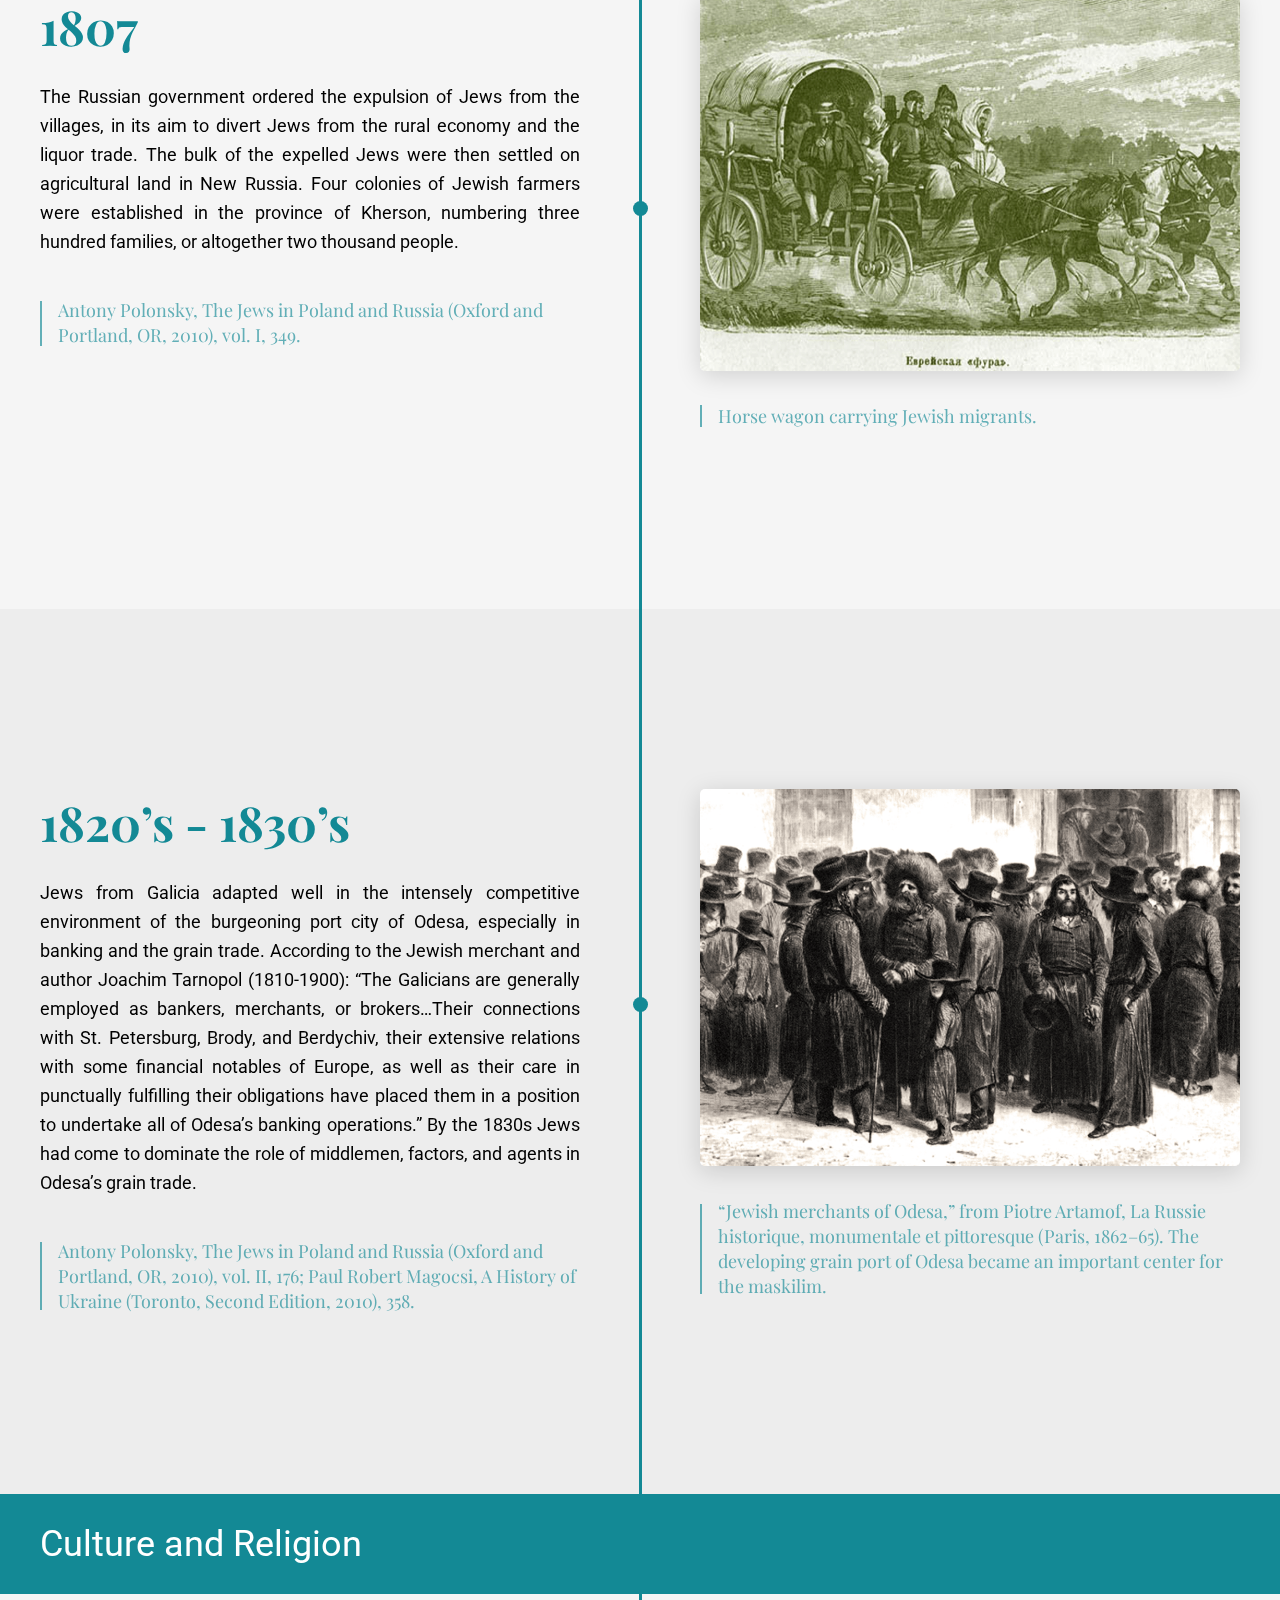
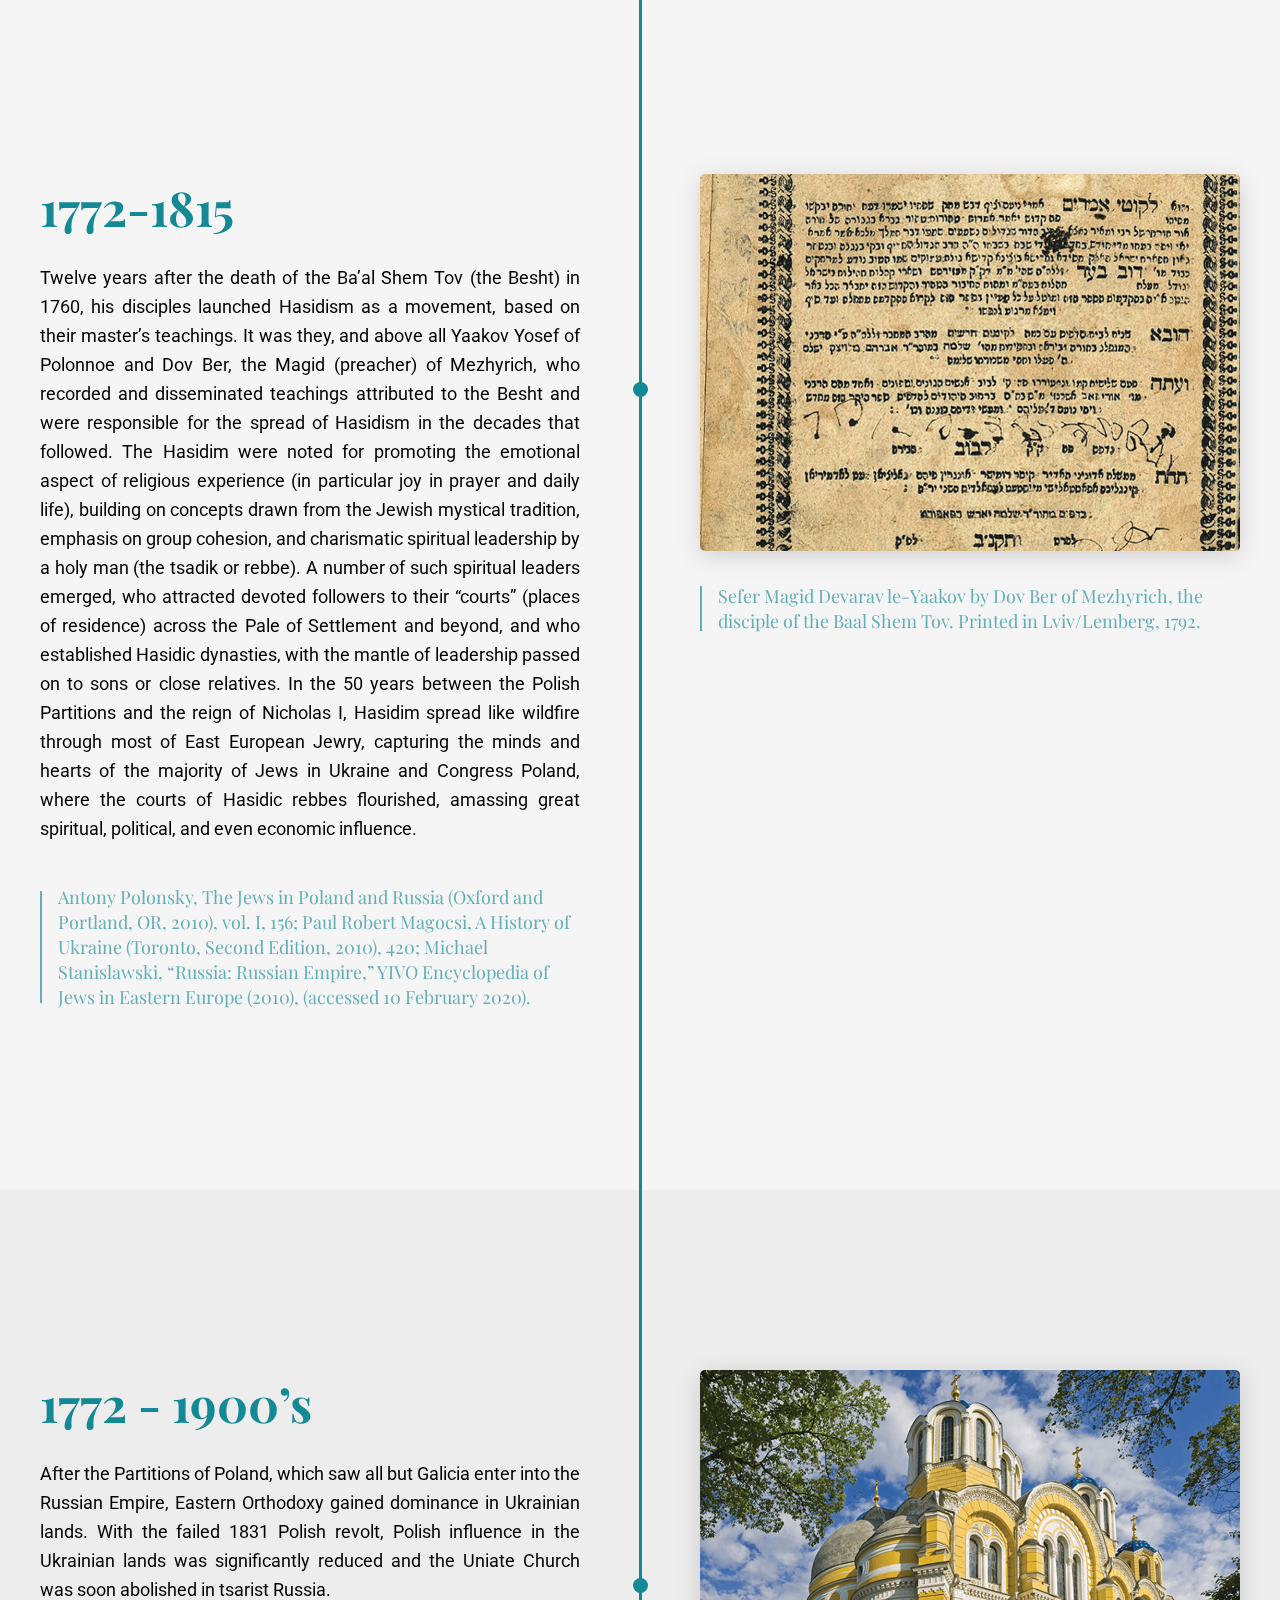
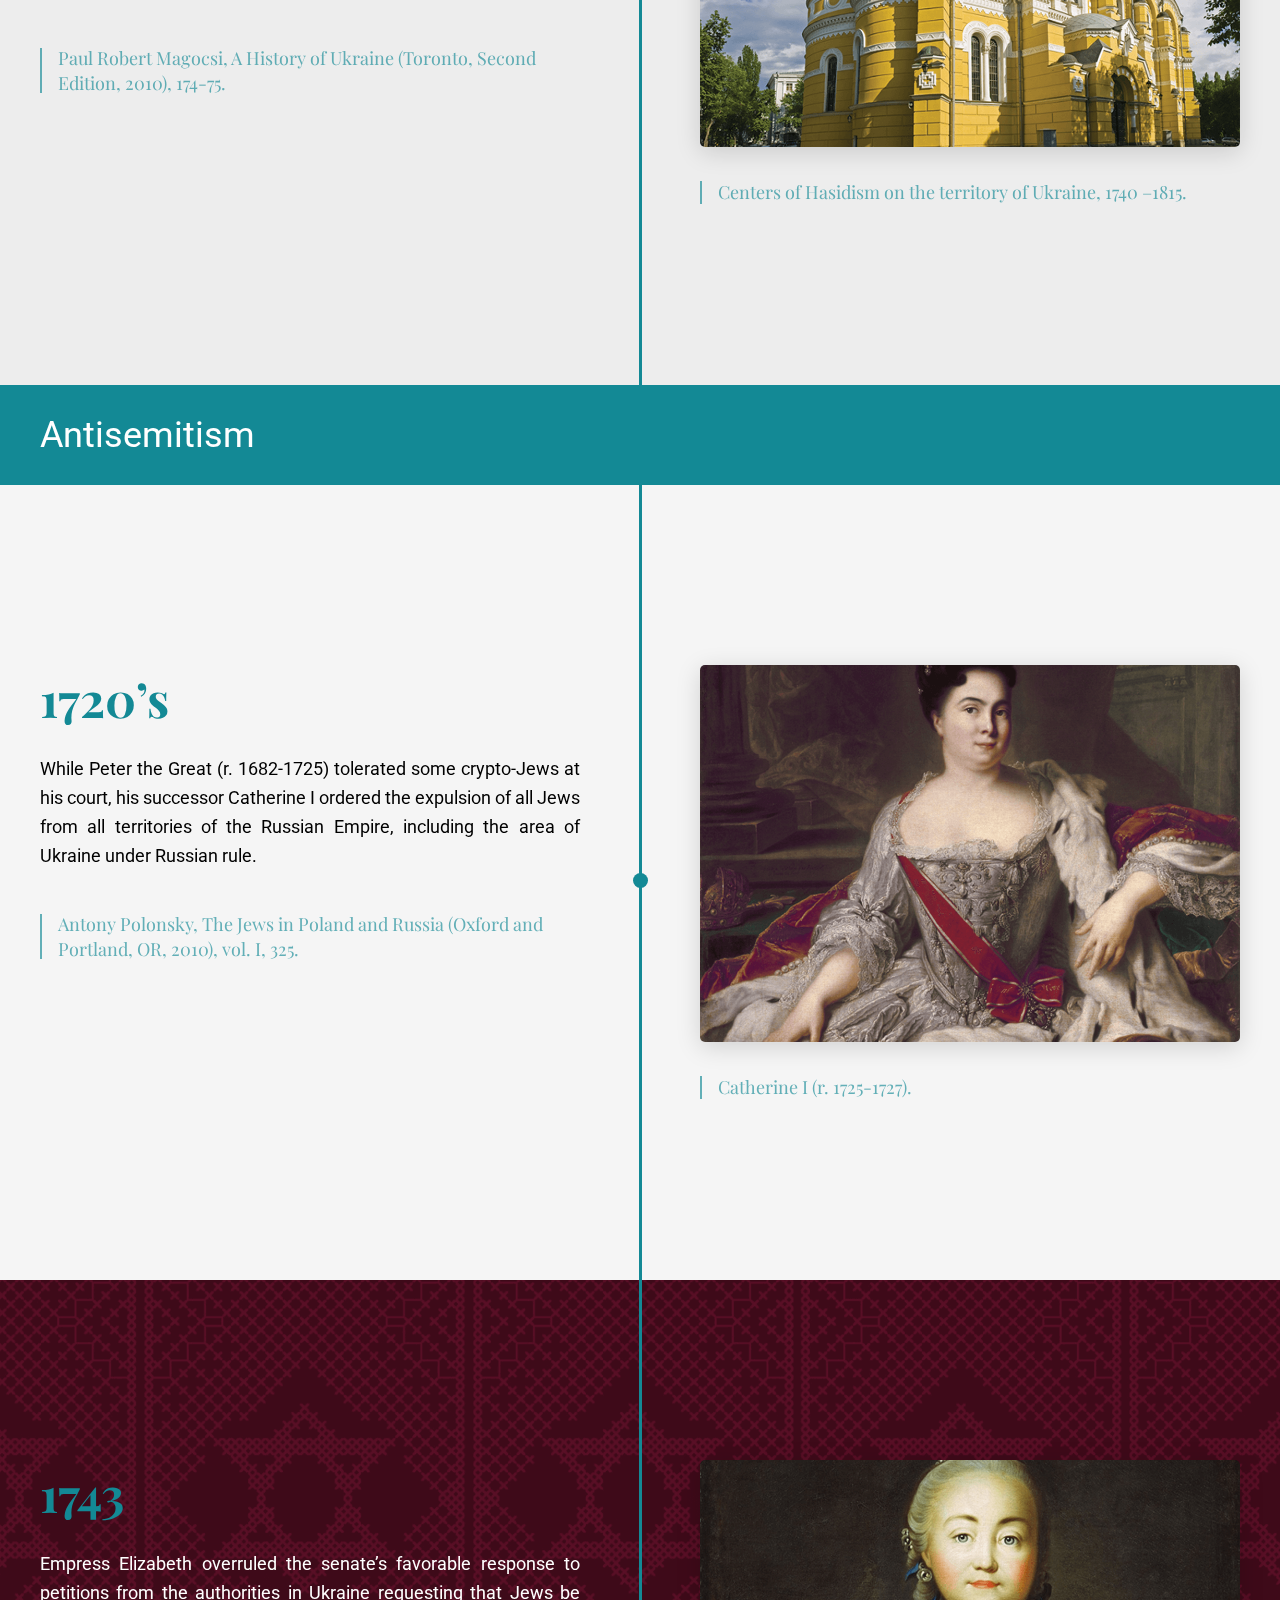
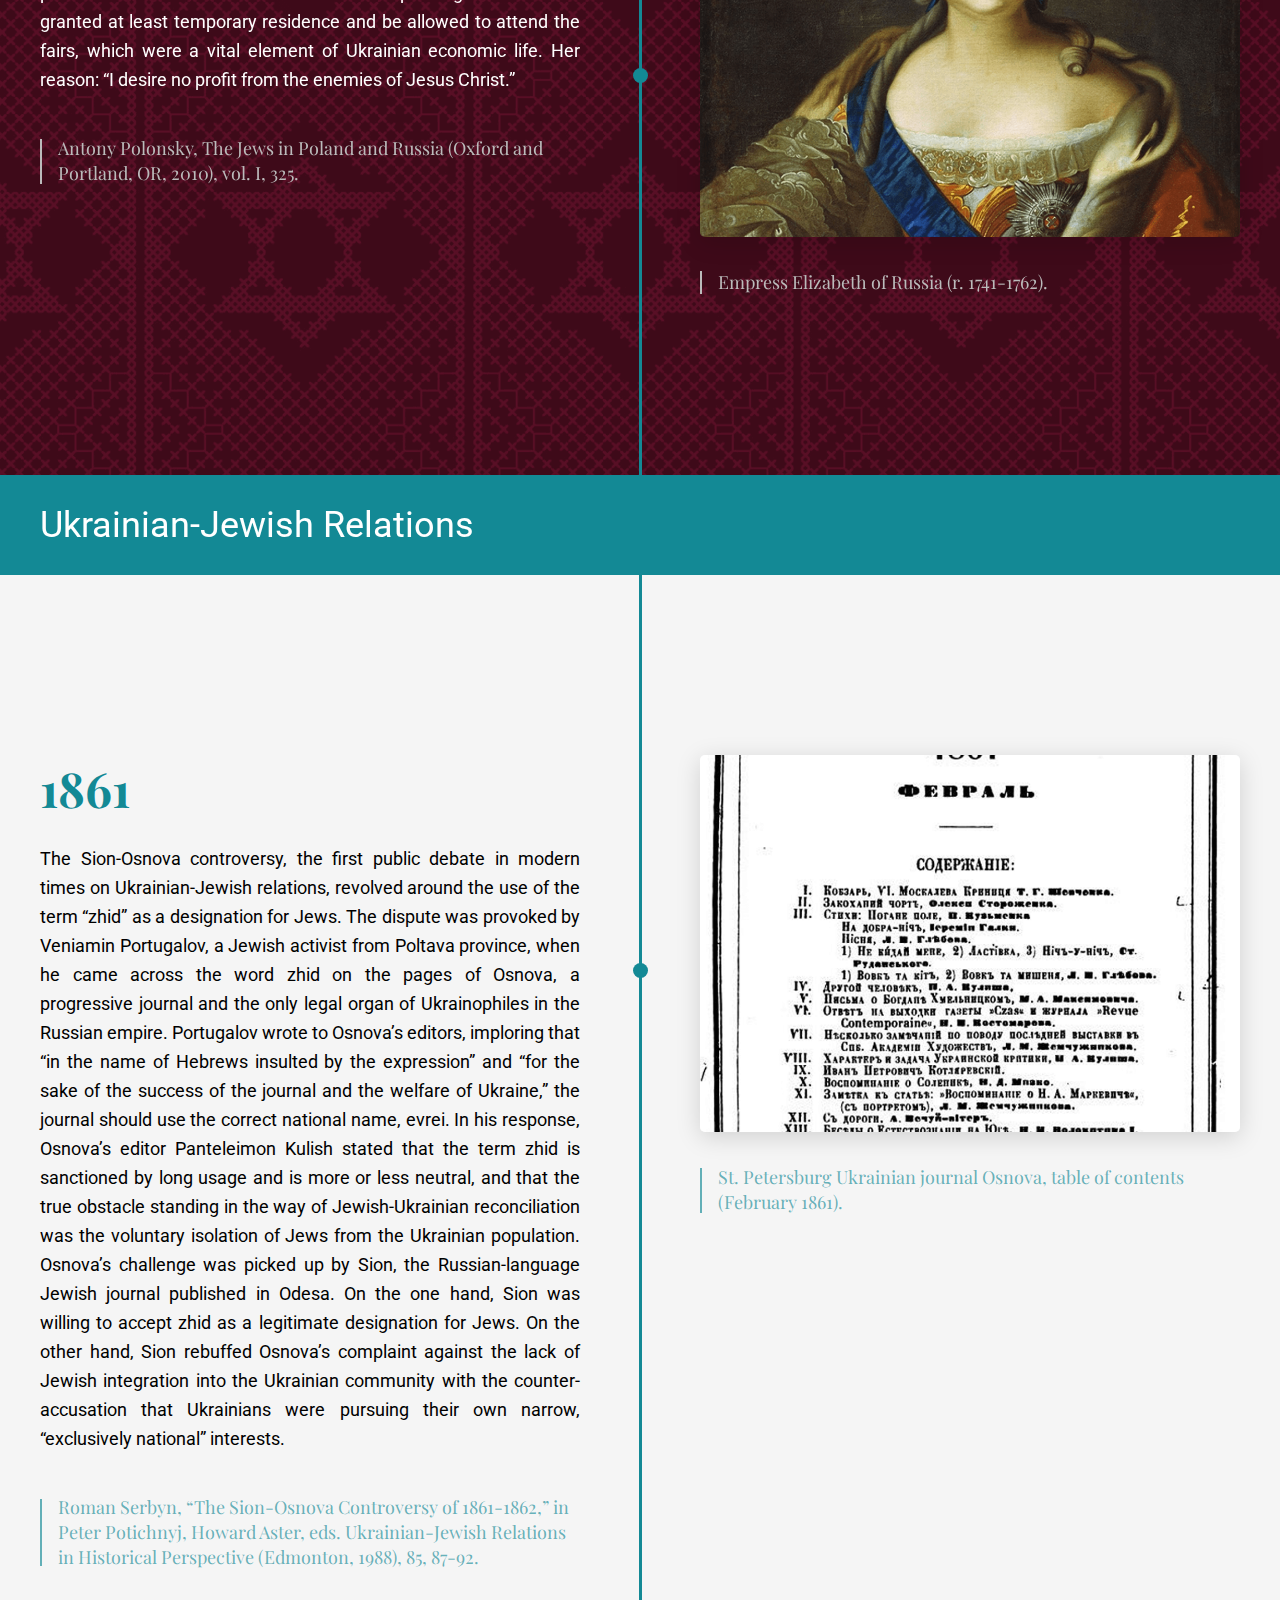
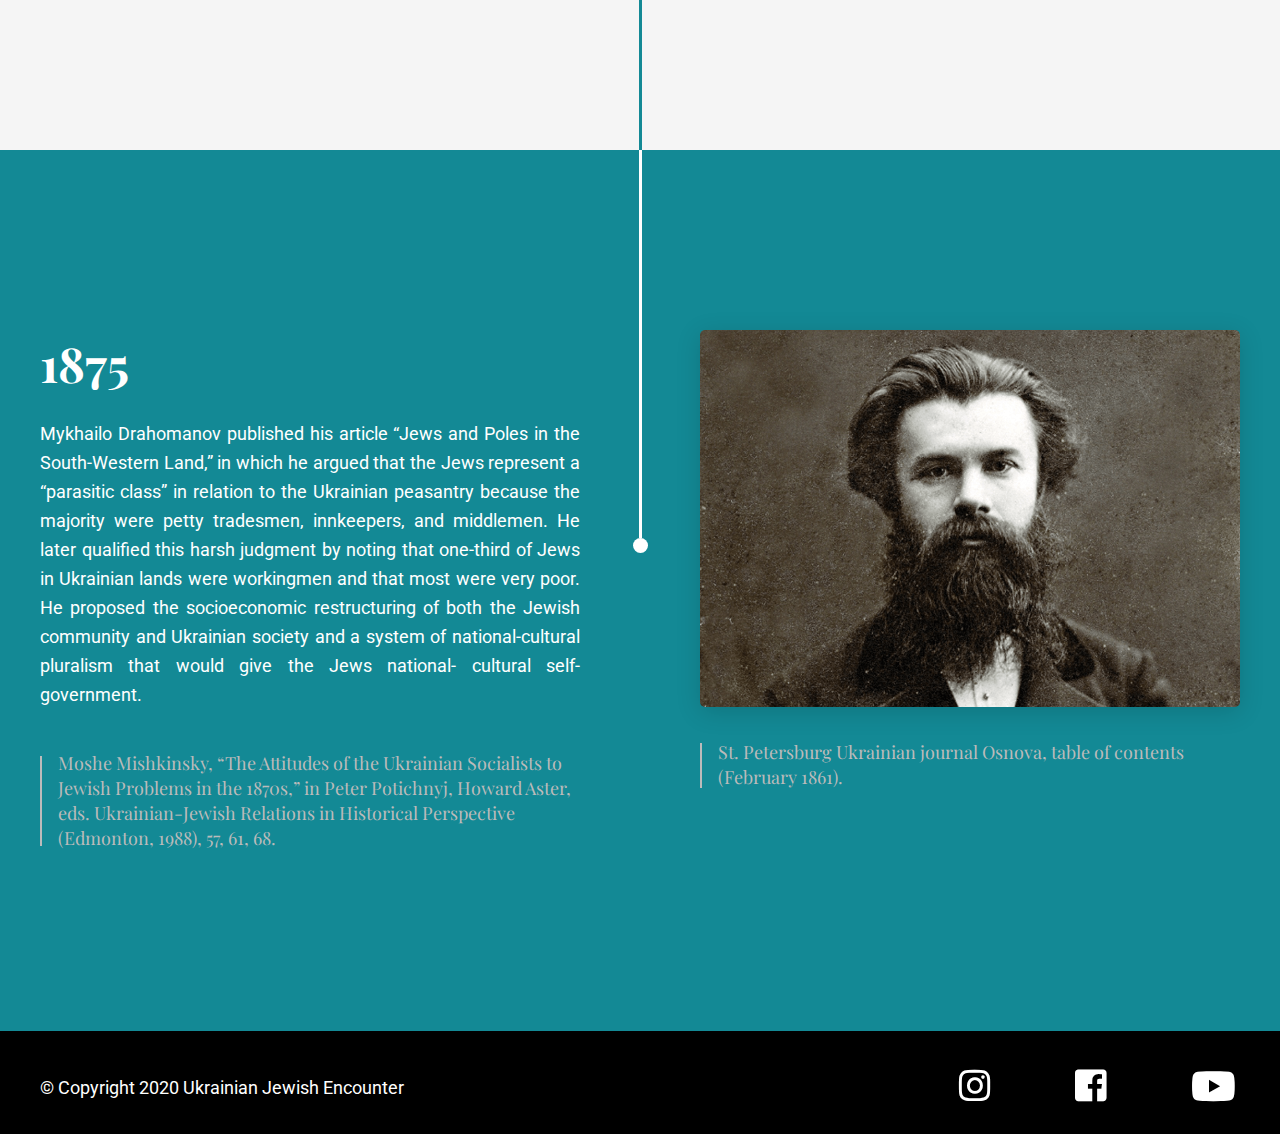
<file: selected3.html>
<!DOCTYPE html>
<html lang="en">
<head>

	<!-- Meta, Viewport & Title 
	================================================== -->
	<meta charset="utf-8">
	<meta http-equiv="X-UA-Compatible" content="IE=edge">
	<meta name="viewport" content="width=device-width, initial-scale=1">
	<!-- The above 3 meta tags *must* come first in the head; any other head content must come *after* these tags -->
	<title>UJE Timeline: From Antiquity to 1914</title>
	
	<!-- Styles
	================================================== -->
	<link href="css/main.css" rel="stylesheet">
	
	<!-- HTML5 shim and Respond.js for IE8 support of HTML5 elements and media queries -->
	<!-- WARNING: Respond.js doesn't work if you view the page via file:// -->
	<!--[if lt IE 9]>
	<script src="https://oss.maxcdn.com/html5shiv/3.7.2/html5shiv.min.js"></script>
	<script src="https://oss.maxcdn.com/respond/1.4.2/respond.min.js"></script>
	<![endif]-->
	
	<link rel="apple-touch-icon" sizes="57x57" href="fav/apple-icon-57x57.png">
	<link rel="apple-touch-icon" sizes="60x60" href="fav/apple-icon-60x60.png">
	<link rel="apple-touch-icon" sizes="72x72" href="fav/apple-icon-72x72.png">
	<link rel="apple-touch-icon" sizes="76x76" href="fav/apple-icon-76x76.png">
	<link rel="apple-touch-icon" sizes="114x114" href="fav/apple-icon-114x114.png">
	<link rel="apple-touch-icon" sizes="120x120" href="fav/apple-icon-120x120.png">
	<link rel="apple-touch-icon" sizes="144x144" href="fav/apple-icon-144x144.png">
	<link rel="apple-touch-icon" sizes="152x152" href="fav/apple-icon-152x152.png">
	<link rel="apple-touch-icon" sizes="180x180" href="fav/apple-icon-180x180.png">
	<link rel="icon" type="image/png" sizes="192x192" href="fav/android-icon-192x192.png">
	<link rel="icon" type="image/png" sizes="32x32" href="fav/favicon-32x32.png">
	<link rel="icon" type="image/png" sizes="96x96" href="fav/favicon-96x96.png">
	<link rel="icon" type="image/png" sizes="16x16" href="fav/favicon-16x16.png">
	<link rel="manifest" href="fav/manifest.json">
	<meta name="msapplication-TileColor" content="#ffffff">
	<meta name="msapplication-TileImage" content="fav/ms-icon-144x144.png">
	<meta name="theme-color" content="#ffffff">

</head>
<body>


<div class="color-box3" id="container-main">

<!-- Header - Main
===================== -->
<header id="header-main">
<div class="container">

	<div class="logo"><a href="index.html" title="UJE"><span class="logo-txt">UJE</span> <span class="timeline-txt">Timeline: From Antiquity to 1914</span></a></div>
	
	<div class="header-right">
		<div class="search-btn"><div class="icon"><span class="hidden">Search</span></div>
			<div class="search-form-box">
			<form role="search" aria-label="Search for:" method="get" class="search-form" action="http://103.9.170.115/~hensoldt/">
			<label for="search-form-1"><span class="screen-reader-text">Search for:</span><input type="search" id="search-form-1" class="search-field" placeholder="Search..." value="" name="s" /></label>
			<input type="submit" class="search-submit" value="Search" />
			</form>
			</div>
		</div>	
		
		<div class="menu-btn"><div class="icon-bar"><span></span></div></div>
		
		<div class="nav-offcanvas">
		<div class="nav-inn">
		
			<div class="main-menu">
			<ul>
			<li><a href="#">Main Menu Item</a></li>
			<li><a href="#">Main Menu Item</a></li>
			<li><a href="#">Main Menu Item</a></li>
			<li><a href="#">Main Menu Item</a></li>
			<li><a href="#">Main Menu Item</a></li>
			<li><a href="#">Main Menu Item</a></li>
			<li><a href="#">Main Menu Item</a></li>
			</ul>
			</div>
			
		</div>
		</div>
	</div>

</div>     
</header>


<!-- Content - Main
==================== -->
<main id="content-main">

<div class="banner-inner parallax-window" data-parallax="scroll" data-image-src="img/hero-2.jpg">
<div class="container">
	
	<aside>
	<h1>Ukrainian Lands in Tsarist Russia</h1>
	<div class="year">1770 - 1914</div>
	</aside>
	
	<div class="product-box">
	<div class="box-out">
	
		<div class="box">
		<div class="box-outer">
		<div class="box-inner">
		
			<div class="txt"><a href="#scroll-1">
			<p>Politics</p>
			</a></div>
			
		</div>
		</div>
		</div>
		
		<div class="box">
		<div class="box-outer">
		<div class="box-inner">
		
			<div class="txt"><a href="#scroll-2">
			<p>Demography and Migration</p>
			</a></div>
			
		</div>
		</div>
		</div>
		
		<div class="box">
		<div class="box-outer">
		<div class="box-inner">
		
			<div class="txt"><a href="#scroll-3">
			<p>Economy</p>
			</a></div>
			
		</div>
		</div>
		</div>
		
		<div class="box">
		<div class="box-outer">
		<div class="box-inner">
		
			<div class="txt"><a href="#scroll-4">
			<p>Culture and Religion</p>
			</a></div>
			
		</div>
		</div>
		</div>
		
		<div class="box">
		<div class="box-outer">
		<div class="box-inner">
		
			<div class="txt"><a href="#scroll-5">
			<p>Anti-Semitism</p>
			</a></div>
			
		</div>
		</div>
		</div>
		
		<div class="box">
		<div class="box-outer">
		<div class="box-inner">
		
			<div class="txt"><a href="#scroll-6">
			<p>Ukrainian-Jewish Relations</p>
			</a></div>
			
		</div>
		</div>
		</div>
	
	</div>
	</div>
	
</div>
</div>


<div class="row-content-out">

<div class="row-content" id="scroll-1">

	<div class="title-bar">
	<div class="container">
		<h2>Politics</h2>
	</div>
	</div>
	
	
	<div class="split-cont-out">
	
		<div class="split-cont">
		<div class="container">
		
			<div class="left-cl">
			<div class="year">1764 - 86</div>
			<p>Under Catherine II Russia expanded into Ukrainian lands through both military and diplomatic means. Russia progressively abolished and absorbed the Ukrainian Cossack (Hetman) state (1764 and 1782); acquired a swath of territory along Poland’s northeastern boundary in the First Partition of Poland (1772); took over the Zaporozhian Sich, the administrative and military center of the Zaporozhian Cossacks (1775); and eliminated the Crimean Khanate, annexing its territories (1783).</p>
			<div class="bottom-txt">Lev Okinshevych, Arkadii Zhukovsky, “Hetman state,” Encyclopedia of Ukraine, vol. 2 (1989); Arkadii Zhukovsky, “Zaporozhian Cossacks,“ Encyclopedia of Ukraine, vol. 5 (1993).</div>
			</div>
			
			<div class="right-cl">
			<div class="item overlay-1"><img src="img/photo-1.png" alt="photo-1" /></div>
			<div class="bottom-txt">Drawing of the Zaporozhian Sich.</div>
			<div class="slider-overlay" id="overlay-1">
			<div class="slider-out">
			<div class="slider-in">
			<div class="owl-carousel" id="item-slider1">
			<div class="figure"><img src="img/photo-1.png" alt="photo-1" /></div>	
			<div class="figure"><img src="img/photo-1.png" alt="photo-1" /></div>	
			<div class="figure"><img src="img/photo-1.png" alt="photo-1" /></div>	
			</div>
			</div>
			</div>
			</div>
			</div>
			
		</div>
		</div>
	
	
		<div class="split-cont">
		<div class="container">
			
			<div class="left-cl">
			<div class="year">1793 - 95</div>
			<p>After the second and third partitions of Poland, the Russian Empire included close to 85 percent of Ukrainian lands. Empress Catherine II now ruled over 85 percent of the ethnic Ukrainian population and acquired the largest Jewish population in the world, numbering between 400,000 and 500,000 people, residing in territories that came to be known as the Pale of Settlement. Ukrainian lands incorporated into the Russian Empire included the palatinates of Kyiv, Bratslav, Podolia, and eastern Volhynia in 1793, and western Volhynia and Chelm (east of the Buh River) in 1795.</p>
			<div class="bottom-txt">Paul Robert Magocsi, A History of Ukraine (Toronto, Second Edition, 2010), 318-19.</div>
			</div>
			
			<div class="right-cl">
			<div class="item overlay-2"><img src="img/photo-2.png" alt="photo-2" /></div>
			<div class="bottom-txt">Map of Central and Eastern Europe in 1900, showing the extent of the three empires after the partitions of the Polish-Lithuanian Commonwealth.</div>
			<div class="slider-overlay" id="overlay-2">
			<div class="slider-out">
			<div class="slider-in">
			<div class="owl-carousel" id="item-slider2">
			<div class="figure"><img src="img/photo-2.png" alt="photo-2" /></div>	
			<div class="figure"><img src="img/photo-2.png" alt="photo-2" /></div>	
			<div class="figure"><img src="img/photo-2.png" alt="photo-2" /></div>	
			</div>
			</div>
			</div>
			</div>				
			</div>
			</div>
			
		</div>
		
	</div>
		
</div>		
		
		
<div class="row-content" id="scroll-2">

	<div class="title-bar">
	<div class="container">
		<h2>Demography and Migration</h2>
	</div>
	</div>
		
		
	<div class="split-cont-out">
	
		<div class="split-cont">
		<div class="container">
			
			<div class="left-cl">
			<div class="year">1772-1897</div>
			<p>As a result of the Partitions of Poland, the Russian Empire gradually included the largest Jewish population in the world, about a million Jews of the former Polish-Lithuanian Commonwealth. By 1820 the Jewish population was 1.6 million (3.5 percent of the tsarist empire’s total population); and by 1880, 4 million (4.7 percent of the empire’s total population). The official figure in the 1897 census was 5,198,401 Jews living in the Russian Empire—a little more than 4 percent of the entire population. The vast majority of Jews lived in the empire’s Lithuanian, Belorussian, and Ukrainian provinces, and in the Kingdom of Poland (territory controlled by the tsars and increasingly integrated into the Russian Empire after 1831). A very large proportion of Jews lived in lands where Greek Orthodox Ukrainians were the majority population.</p>
			<div class="bottom-txt">Michael Stanislawski, “Russia: Russian Empire,” YIVO Encyclopedia of Jews in Eastern Europe (2010), 10 February 2020).</div>
			</div>
			
			<div class="right-cl">
			<div class="item overlay-3"><img src="img/photo-3.png" alt="photo-3" /></div>
			<div class="bottom-txt">Jewish population, ca. 1900.</div>
			<div class="slider-overlay" id="overlay-3">
			<div class="slider-out">
			<div class="slider-in">
			<div class="owl-carousel" id="item-slider3">
			<div class="figure"><img src="img/photo-3.png" alt="photo-3" /></div>	
			<div class="figure"><img src="img/photo-3.png" alt="photo-3" /></div>	
			<div class="figure"><img src="img/photo-3.png" alt="photo-3" /></div>	
			</div>
			</div>
			</div>
			</div>		
			</div>
			
		</div>
		</div>
			
			
		<div class="split-cont">
		<div class="container">
			
			<div class="left-cl">
			<div class="year">1815</div>
			<p>Some 4,500 Jews resided in the suburbs of Kyiv, including Demiivka, Solomenka, and Podil.</p>
			<div class="bottom-txt">Antony Polonsky, The Jews in Poland and Russia (Oxford and Portland, OR, 2010), vol. II, 182.</div>
			</div>
			
			<div class="right-cl">
			<div class="item overlay-4"><img src="img/photo-4.png" alt="photo-4" /></div>
			<div class="bottom-txt">Evbaz (Jewish marketplace) in Kyiv (1860s), now, Ploshcha Peremohy (Victory Square) in the central part of the city.</div>
			<div class="slider-overlay" id="overlay-4">
			<div class="slider-out">
			<div class="slider-in">
			<div class="owl-carousel" id="item-slider4">
			<div class="figure"><img src="img/photo-4.png" alt="photo-4" /></div>	
			<div class="figure"><img src="img/photo-4.png" alt="photo-4" /></div>	
			<div class="figure"><img src="img/photo-4.png" alt="photo-4" /></div>	
			</div>
			</div>
			</div>
			</div>
			</div>
			
		</div>
		</div>
		
	</div>
		
</div>		
		
		
<div class="row-content" id="scroll-3">

	<div class="title-bar">
	<div class="container">
		<h2>Economy</h2>
	</div>
	</div>
		
	<div class="split-cont-out">
		
		<div class="split-cont">
		<div class="container">
			
			<div class="left-cl">
			<div class="year">1807</div>
			<p>The Russian government ordered the expulsion of Jews from the villages, in its aim to divert Jews from the rural economy and the liquor trade. The bulk of the expelled Jews were then settled on agricultural land in New Russia. Four colonies of Jewish farmers were established in the province of Kherson, numbering three hundred families, or altogether two thousand people.</p>
			<div class="bottom-txt">Antony Polonsky, The Jews in Poland and Russia (Oxford and Portland, OR, 2010), vol. I, 349.</div>
			</div>
			
			<div class="right-cl">
			<div class="item overlay-5"><img src="img/photo-5.png" alt="photo-5" /></div>
			<div class="bottom-txt">Horse wagon carrying Jewish migrants.</div>
			<div class="slider-overlay" id="overlay-5">
			<div class="slider-out">
			<div class="slider-in">
			<div class="owl-carousel" id="item-slider5">
			<div class="figure"><img src="img/photo-5.png" alt="photo-5" /></div>	
			<div class="figure"><img src="img/photo-5.png" alt="photo-5" /></div>	
			<div class="figure"><img src="img/photo-5.png" alt="photo-5" /></div>	
			</div>
			</div>
			</div>
			</div>
			</div>
			
		</div>
		</div>
			
			
		<div class="split-cont">
		<div class="container">
			
			<div class="left-cl">
			<div class="year">1820’s - 1830’s</div>
			<p>Jews from Galicia adapted well in the intensely competitive environment of the burgeoning port city of Odesa, especially in banking and the grain trade. According to the Jewish merchant and author Joachim Tarnopol (1810-1900): “The Galicians are generally employed as bankers, merchants, or brokers…Their connections with St. Petersburg, Brody, and Berdychiv, their extensive relations with some financial notables of Europe, as well as their care in punctually fulfilling their obligations have placed them in a position to undertake all of Odesa’s banking operations.” By the 1830s Jews had come to dominate the role of middlemen, factors, and agents in Odesa’s grain trade.</p>
			<div class="bottom-txt">Antony Polonsky, The Jews in Poland and Russia (Oxford and Portland, OR, 2010), vol. II, 176; Paul Robert Magocsi, A History of Ukraine (Toronto, Second Edition, 2010), 358.</div>
			</div>
			
			<div class="right-cl">
			<div class="item overlay-6"><img src="img/photo-6.png" alt="photo-6" /></div>
			<div class="bottom-txt">“Jewish merchants of Odesa,” from Piotre Artamof, La Russie historique, monumentale et pittoresque (Paris, 1862–65). The developing grain port of Odesa became an important center for the maskilim.</div>			
			<div class="slider-overlay" id="overlay-6">
			<div class="slider-out">
			<div class="slider-in">
			<div class="owl-carousel" id="item-slider6">
			<div class="figure"><img src="img/photo-6.png" alt="photo-6" /></div>	
			<div class="figure"><img src="img/photo-6.png" alt="photo-6" /></div>	
			<div class="figure"><img src="img/photo-6.png" alt="photo-6" /></div>	
			</div>
			</div>
			</div>
			</div>
			</div>
			
		</div>
		</div>
		
	</div>
		
</div>
		
		
<div class="row-content" id="scroll-4">

	<div class="title-bar">
	<div class="container">
		<h2>Culture and Religion</h2>
	</div>
	</div>
	
		
	<div class="split-cont-out">
		
		<div class="split-cont">
		<div class="container">
			
			<div class="left-cl">
			<div class="year">1772-1815</div>
			<p>Twelve years after the death of the Ba’al Shem Tov (the Besht) in 1760, his disciples launched Hasidism as a movement, based on their master’s teachings. It was they, and above all Yaakov Yosef of Polonnoe and Dov Ber, the Magid (preacher) of Mezhyrich, who recorded and disseminated teachings attributed to the Besht and were responsible for the spread of Hasidism in the decades that followed. The Hasidim were noted for promoting the emotional aspect of religious experience (in particular joy in prayer and daily life), building on concepts drawn from the Jewish mystical tradition, emphasis on group cohesion, and charismatic spiritual leadership by a holy man (the tsadik or rebbe). A number of such spiritual leaders emerged, who attracted devoted followers to their “courts” (places of residence) across the Pale of Settlement and beyond, and who established Hasidic dynasties, with the mantle of leadership passed on to sons or close relatives. In the 50 years between the Polish Partitions and the reign of Nicholas I, Hasidim spread like wildfire through most of East European Jewry, capturing the minds and hearts of the majority of Jews in Ukraine and Congress Poland, where the courts of Hasidic rebbes flourished, amassing great spiritual, political, and even economic influence.</p>
			<div class="bottom-txt">Antony Polonsky, The Jews in Poland and Russia (Oxford and Portland, OR, 2010), vol. I, 156; Paul Robert Magocsi, A History of Ukraine (Toronto, Second Edition, 2010), 420; Michael Stanislawski, “Russia: Russian Empire,” YIVO Encyclopedia of Jews in Eastern Europe (2010), (accessed 10 February 2020).</div>
			</div>
			
			<div class="right-cl">
			<div class="item overlay-7"><img src="img/photo-7.png" alt="photo-7" /></div>
			<div class="bottom-txt">Sefer Magid Devarav le-Yaakov by Dov Ber of Mezhyrich, the disciple of the Baal Shem Tov. Printed in Lviv/Lemberg, 1792.</div>		
			<div class="slider-overlay" id="overlay-7">
			<div class="slider-out">
			<div class="slider-in">
			<div class="owl-carousel" id="item-slider7">
			<div class="figure"><img src="img/photo-7.png" alt="photo-7" /></div>	
			<div class="figure"><img src="img/photo-7.png" alt="photo-7" /></div>	
			<div class="figure"><img src="img/photo-7.png" alt="photo-7" /></div>	
			</div>
			</div>
			</div>
			</div>
			</div>
			
		</div>
		</div>	
			
			
		<div class="split-cont">
		<div class="container">
			
			<div class="left-cl">
			<div class="year">1772 - 1900’s</div>
			<p>After the Partitions of Poland, which saw all but Galicia enter into the Russian Empire, Eastern Orthodoxy gained dominance in Ukrainian lands. With the failed 1831 Polish revolt, Polish influence in the Ukrainian lands was significantly reduced and the Uniate Church was soon abolished in tsarist Russia.</p>
			<div class="bottom-txt">Paul Robert Magocsi, A History of Ukraine (Toronto, Second Edition, 2010), 174-75.</div>
			</div>
			
			<div class="right-cl">
			<div class="item overlay-8"><img src="img/photo-8.png" alt="photo-8" /></div>
			<div class="bottom-txt">Centers of Hasidism on the territory of Ukraine, 1740 –1815.</div>
			<div class="slider-overlay" id="overlay-8">
			<div class="slider-out">
			<div class="slider-in">
			<div class="owl-carousel" id="item-slider8">
			<div class="figure"><img src="img/photo-8.png" alt="photo-8" /></div>	
			<div class="figure"><img src="img/photo-8.png" alt="photo-8" /></div>	
			<div class="figure"><img src="img/photo-8.png" alt="photo-8" /></div>	
			</div>
			</div>
			</div>
			</div>
			</div>
			
		</div>
		</div>
		
	</div>
		
</div>
		
		
<div class="row-content" id="scroll-5">

	<div class="title-bar">
	<div class="container">
		<h2>Antisemitism</h2>
	</div>
	</div>
	
		
	<div class="split-cont-out">
		
		<div class="split-cont">
		<div class="container">
			
			<div class="left-cl">
			<div class="year">1720’s</div>
			<p>While Peter the Great (r. 1682-1725) tolerated some crypto-Jews at his court, his successor Catherine I ordered the expulsion of all Jews from all territories of the Russian Empire, including the area of Ukraine under Russian rule.</p>
			<div class="bottom-txt">Antony Polonsky, The Jews in Poland and Russia (Oxford and Portland, OR, 2010), vol. I, 325.</div>
			</div>
			
			<div class="right-cl">
			<div class="item overlay-9"><img src="img/photo-9.png" alt="photo-9" /></div>
			<div class="bottom-txt">Catherine I (r. 1725-1727).</div>
			<div class="slider-overlay" id="overlay-9">
			<div class="slider-out">
			<div class="slider-in">
			<div class="owl-carousel" id="item-slider9">
			<div class="figure"><img src="img/photo-9.png" alt="photo-9" /></div>	
			<div class="figure"><img src="img/photo-9.png" alt="photo-9" /></div>	
			<div class="figure"><img src="img/photo-9.png" alt="photo-9" /></div>	
			</div>
			</div>
			</div>
			</div>
			</div>
			
		</div>
		</div>
		
			
		<div class="split-cont red-bg">
		<div class="container">
			
			<div class="left-cl">
			<div class="year">1743</div>
			<p>Empress Elizabeth overruled the senate’s favorable response to petitions from the authorities in Ukraine requesting that Jews be granted at least temporary residence and be allowed to attend the fairs, which were a vital element of Ukrainian economic life. Her reason: “I desire no profit from the enemies of Jesus Christ.”</p>
			<div class="bottom-txt">Antony Polonsky, The Jews in Poland and Russia (Oxford and Portland, OR, 2010), vol. I, 325.</div>
			</div>
			
			<div class="right-cl">
			<div class="item overlay-10"><img src="img/photo-10.png" alt="photo-10" /></div>
			<div class="bottom-txt">Empress Elizabeth of Russia (r. 1741-1762).</div>
			<div class="slider-overlay" id="overlay-10">
			<div class="slider-out">
			<div class="slider-in">
			<div class="owl-carousel" id="item-slider10">
			<div class="figure"><img src="img/photo-10.png" alt="photo-10" /></div>	
			<div class="figure"><img src="img/photo-10.png" alt="photo-10" /></div>	
			<div class="figure"><img src="img/photo-10.png" alt="photo-10" /></div>	
			</div>
			</div>
			</div>
			</div>
			</div>
			
		</div>
		</div>
		
	</div>
		
</div>		
		
		
<div class="row-content" id="scroll-6">

	<div class="title-bar">
	<div class="container">
		<h2>Ukrainian-Jewish Relations</h2>
	</div>
	</div>
	
		
	<div class="split-cont-out">
		
		<div class="split-cont">
		<div class="container">
			
			<div class="left-cl">
			<div class="year">1861</div>
			<p>The Sion-Osnova controversy, the first public debate in modern times on Ukrainian-Jewish relations, revolved around the use of the term “zhid” as a designation for Jews. The dispute was provoked by Veniamin Portugalov, a Jewish activist from Poltava province, when he came across the word zhid on the pages of Osnova, a progressive journal and the only legal organ of Ukrainophiles in the Russian empire. Portugalov wrote to Osnova’s editors, imploring that “in the name of Hebrews insulted by the expression” and “for the sake of the success of the journal and the welfare of Ukraine,” the journal should use the correct national name, evrei. In his response, Osnova’s editor Panteleimon Kulish stated that the term zhid is sanctioned by long usage and is more or less neutral, and that the true obstacle standing in the way of Jewish-Ukrainian reconciliation was the voluntary isolation of Jews from the Ukrainian population. Osnova’s challenge was picked up by Sion, the Russian-language Jewish journal published in Odesa. On the one hand, Sion was willing to accept zhid as a legitimate designation for Jews. On the other hand, Sion rebuffed Osnova’s complaint against the lack of Jewish integration into the Ukrainian community with the counter-accusation that Ukrainians were pursuing their own narrow, “exclusively national” interests.</p>
			<div class="bottom-txt">Roman Serbyn, “The Sion-Osnova Controversy of 1861-1862,” in Peter Potichnyj, Howard Aster, eds. Ukrainian-Jewish Relations in Historical Perspective (Edmonton, 1988), 85, 87-92.</div>
			</div>
			
			<div class="right-cl">
			<div class="item overlay-11"><img src="img/photo-11.png" alt="photo-11" /></div>
			<div class="bottom-txt">St. Petersburg Ukrainian journal Osnova, table of contents (February 1861).</div>
			<div class="slider-overlay" id="overlay-11">
			<div class="slider-out">
			<div class="slider-in">
			<div class="owl-carousel" id="item-slider11">
			<div class="figure"><img src="img/photo-11.png" alt="photo-11" /></div>	
			<div class="figure"><img src="img/photo-11.png" alt="photo-11" /></div>	
			<div class="figure"><img src="img/photo-11.png" alt="photo-11" /></div>	
			</div>
			</div>
			</div>
			</div>
			</div>
			
		</div>
		</div>
			
			
		<div class="split-cont red-bg2">
		<div class="container">
			
			<div class="left-cl">
			<div class="year">1875</div>
			<p>Mykhailo Drahomanov published his article “Jews and Poles in the South-Western Land,” in which he argued that the Jews represent a “parasitic class” in relation to the Ukrainian peasantry because the majority were petty tradesmen, innkeepers, and middlemen. He later qualified this harsh judgment by noting that one-third of Jews in Ukrainian lands were workingmen and that most were very poor. He proposed the socioeconomic restructuring of both the Jewish community and Ukrainian society and a system of national-cultural pluralism that would give the Jews national- cultural self-government.</p>
			<div class="bottom-txt">Moshe Mishkinsky, “The Attitudes of the Ukrainian Socialists to Jewish Problems in the 1870s,” in Peter Potichnyj, Howard Aster, eds. Ukrainian-Jewish Relations in Historical Perspective (Edmonton, 1988), 57, 61, 68.</div>
			</div>
			
			<div class="right-cl">
			<div class="item overlay-12"><img src="img/photo-12.png" alt="photo-12" /></div>
			<div class="bottom-txt">St. Petersburg Ukrainian journal Osnova, table of contents (February 1861).</div>
			<div class="slider-overlay" id="overlay-12">
			<div class="slider-out">
			<div class="slider-in">
			<div class="owl-carousel" id="item-slider12">
			<div class="figure"><img src="img/photo-12.png" alt="photo-12" /></div>	
			<div class="figure"><img src="img/photo-12.png" alt="photo-12" /></div>	
			<div class="figure"><img src="img/photo-12.png" alt="photo-12" /></div>	
			</div>
			</div>
			</div>
			</div>
			</div>
			
		</div>
		</div>
		
	</div>
		
</div>
		
</div>

</main>


<!-- Footer - Main
===================== -->
<footer id="footer-main">
<div class="container">
	
	<div class="copyrights">&copy; Copyright 2020 Ukrainian Jewish Encounter</div>
	
	<div class="social-links">
	<ul>
	<li><a href="#" class="fab fa-instagram"><span class="hidden">Instagram</span></a></li>
	<li><a href="#" class="fab fa-facebook-square"><span class="hidden">Facebook</span></a></li>
	<li><a href="#" class="fab fa-youtube"><span class="hidden">Youtube</span></a></li>
	</ul>
	</div>
	
</div>
</footer>

</div>
	
	
	<!-- Scripts
	======================================= -->
	<script src="js/modernizr.js"></script>
	<script src="js/jquery.min.js"></script>
	<script src="js/owl.carousel.js"></script>
	<script src="js/parallax.js"></script>
	<script src="js/custom.js"></script>
	

</body>
</html>
</file>
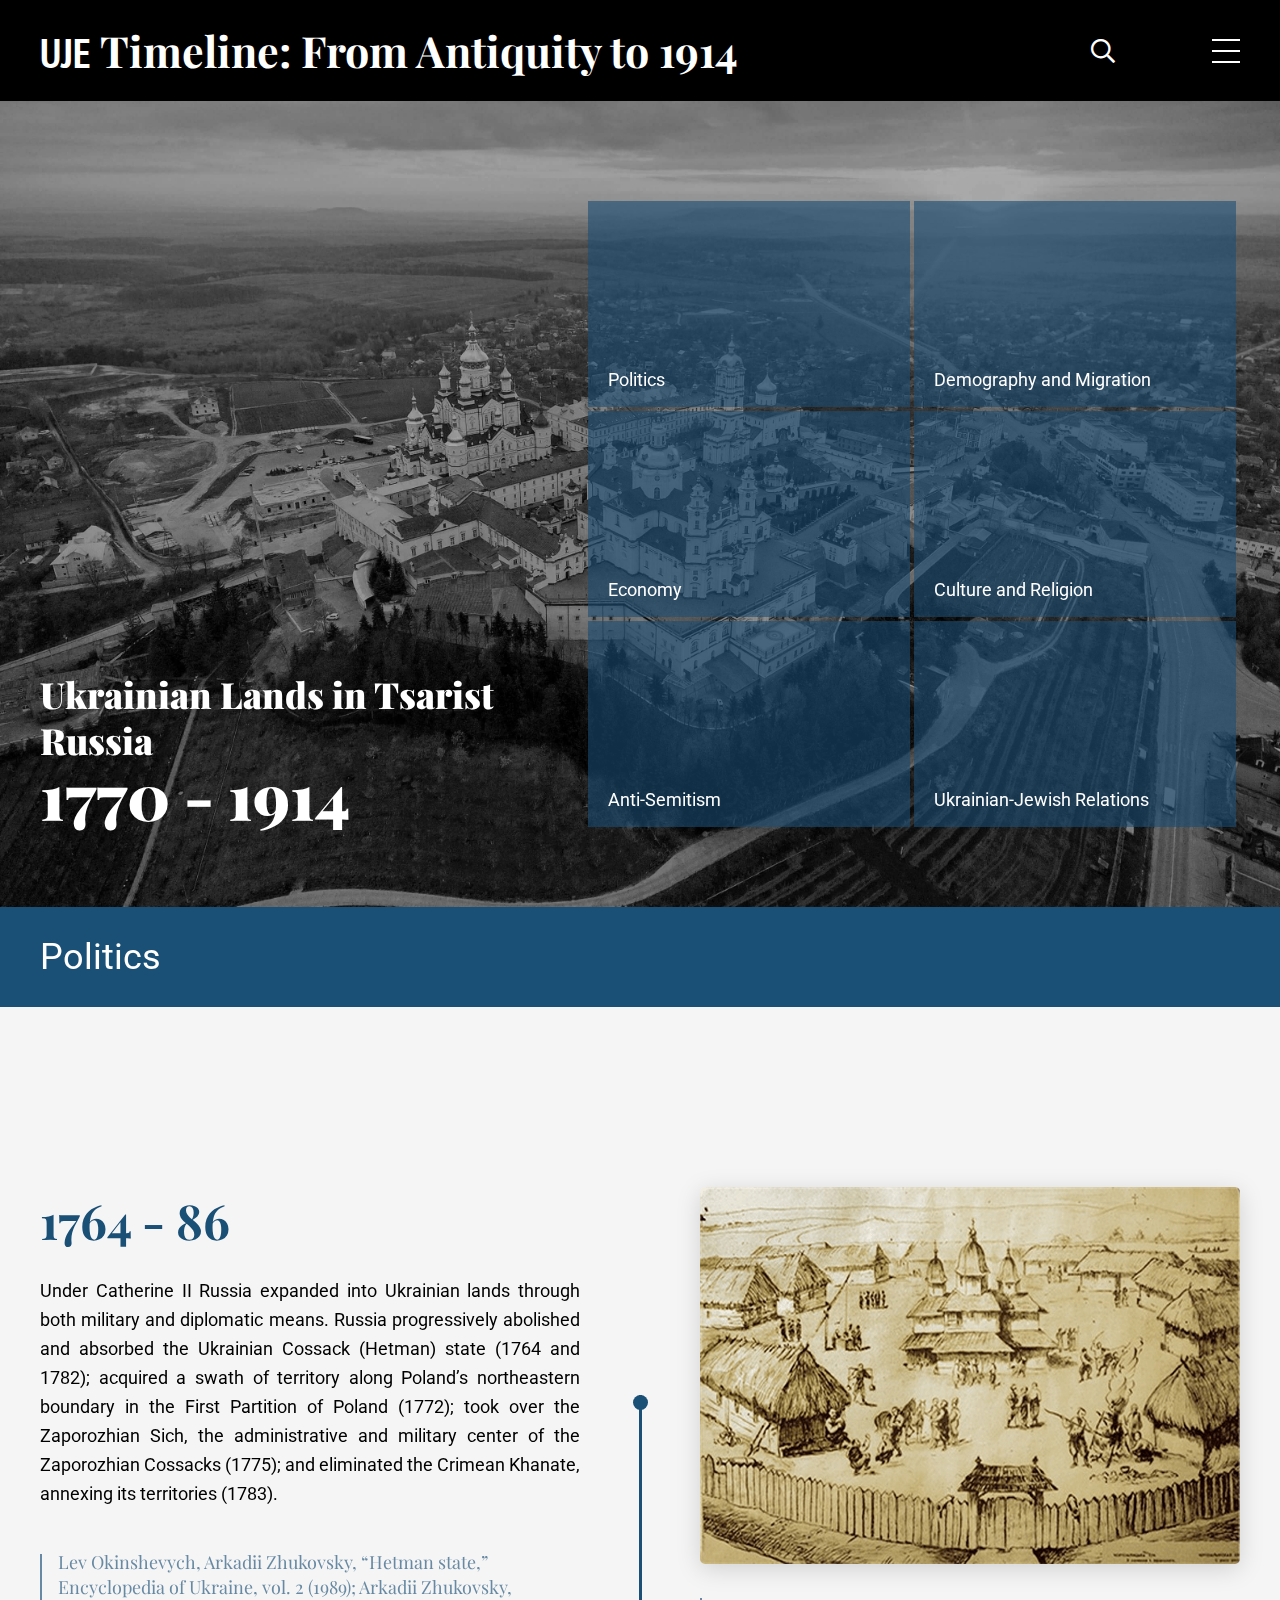
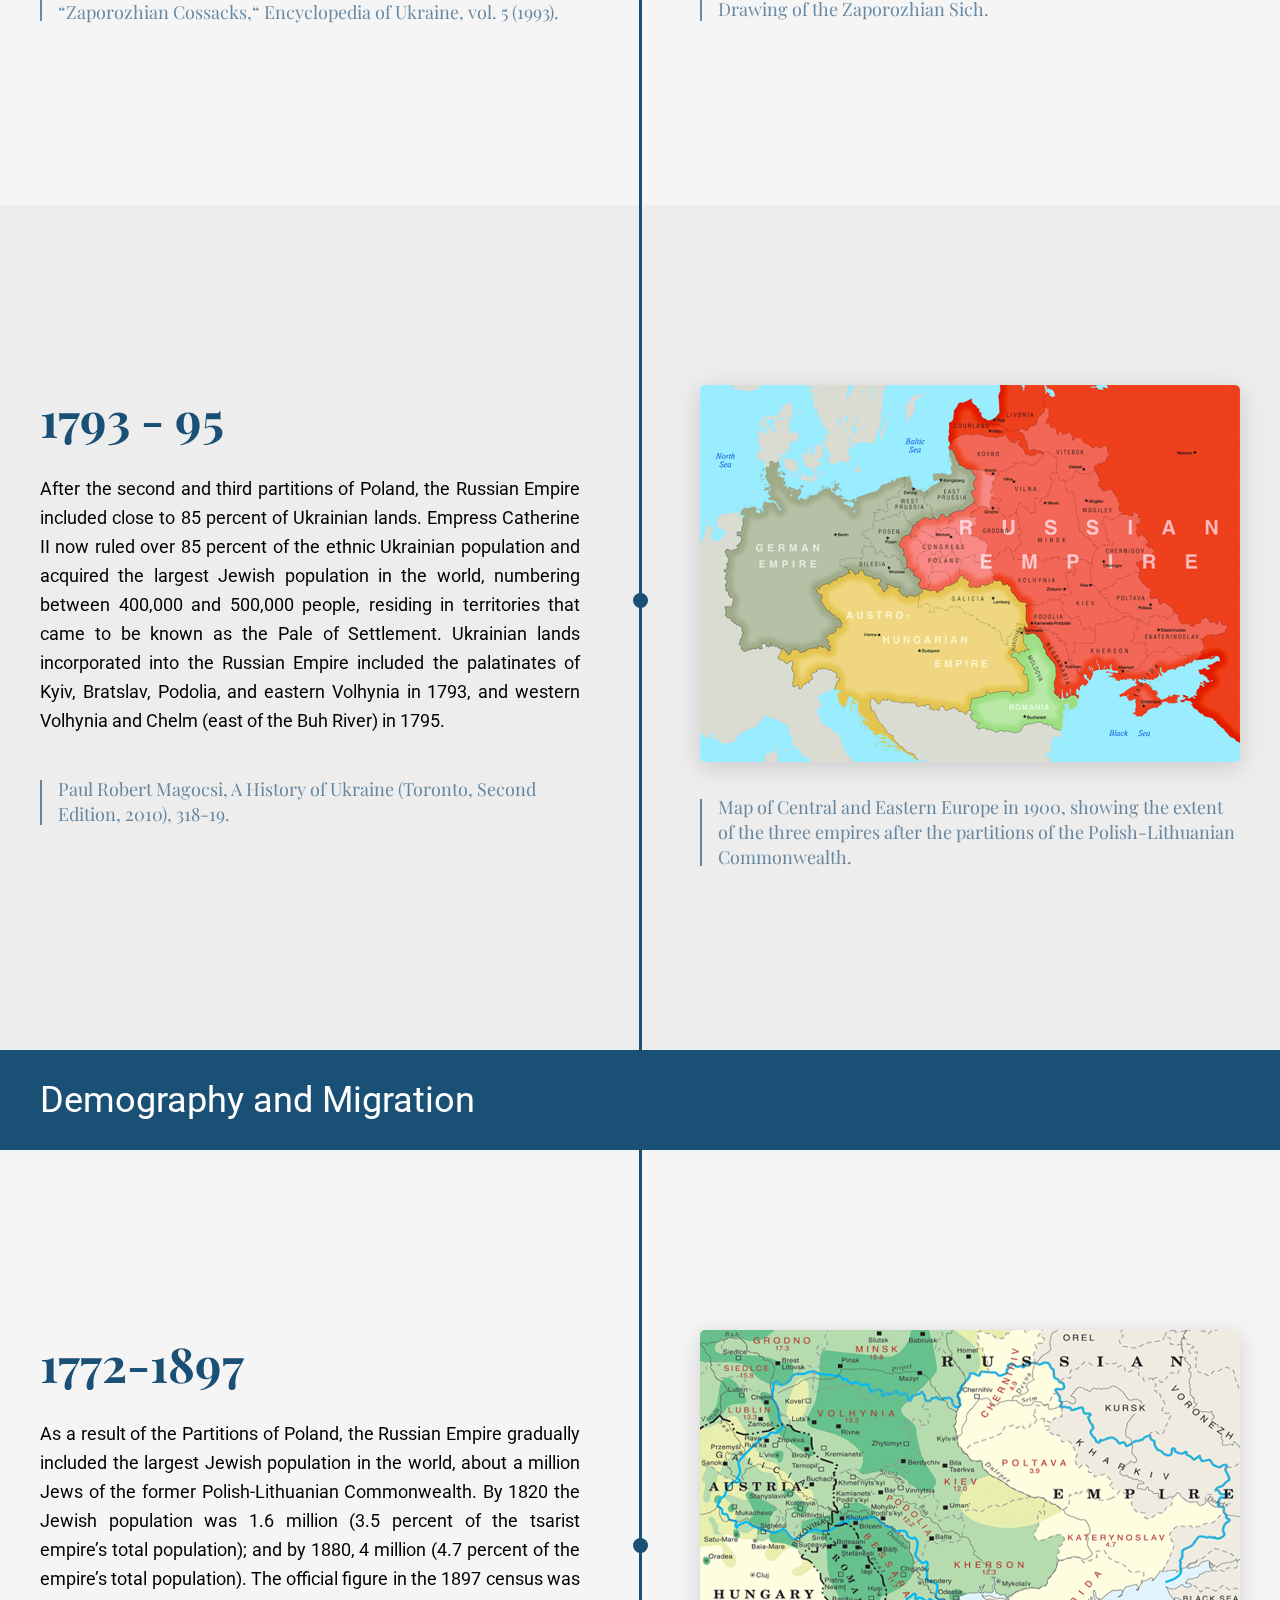
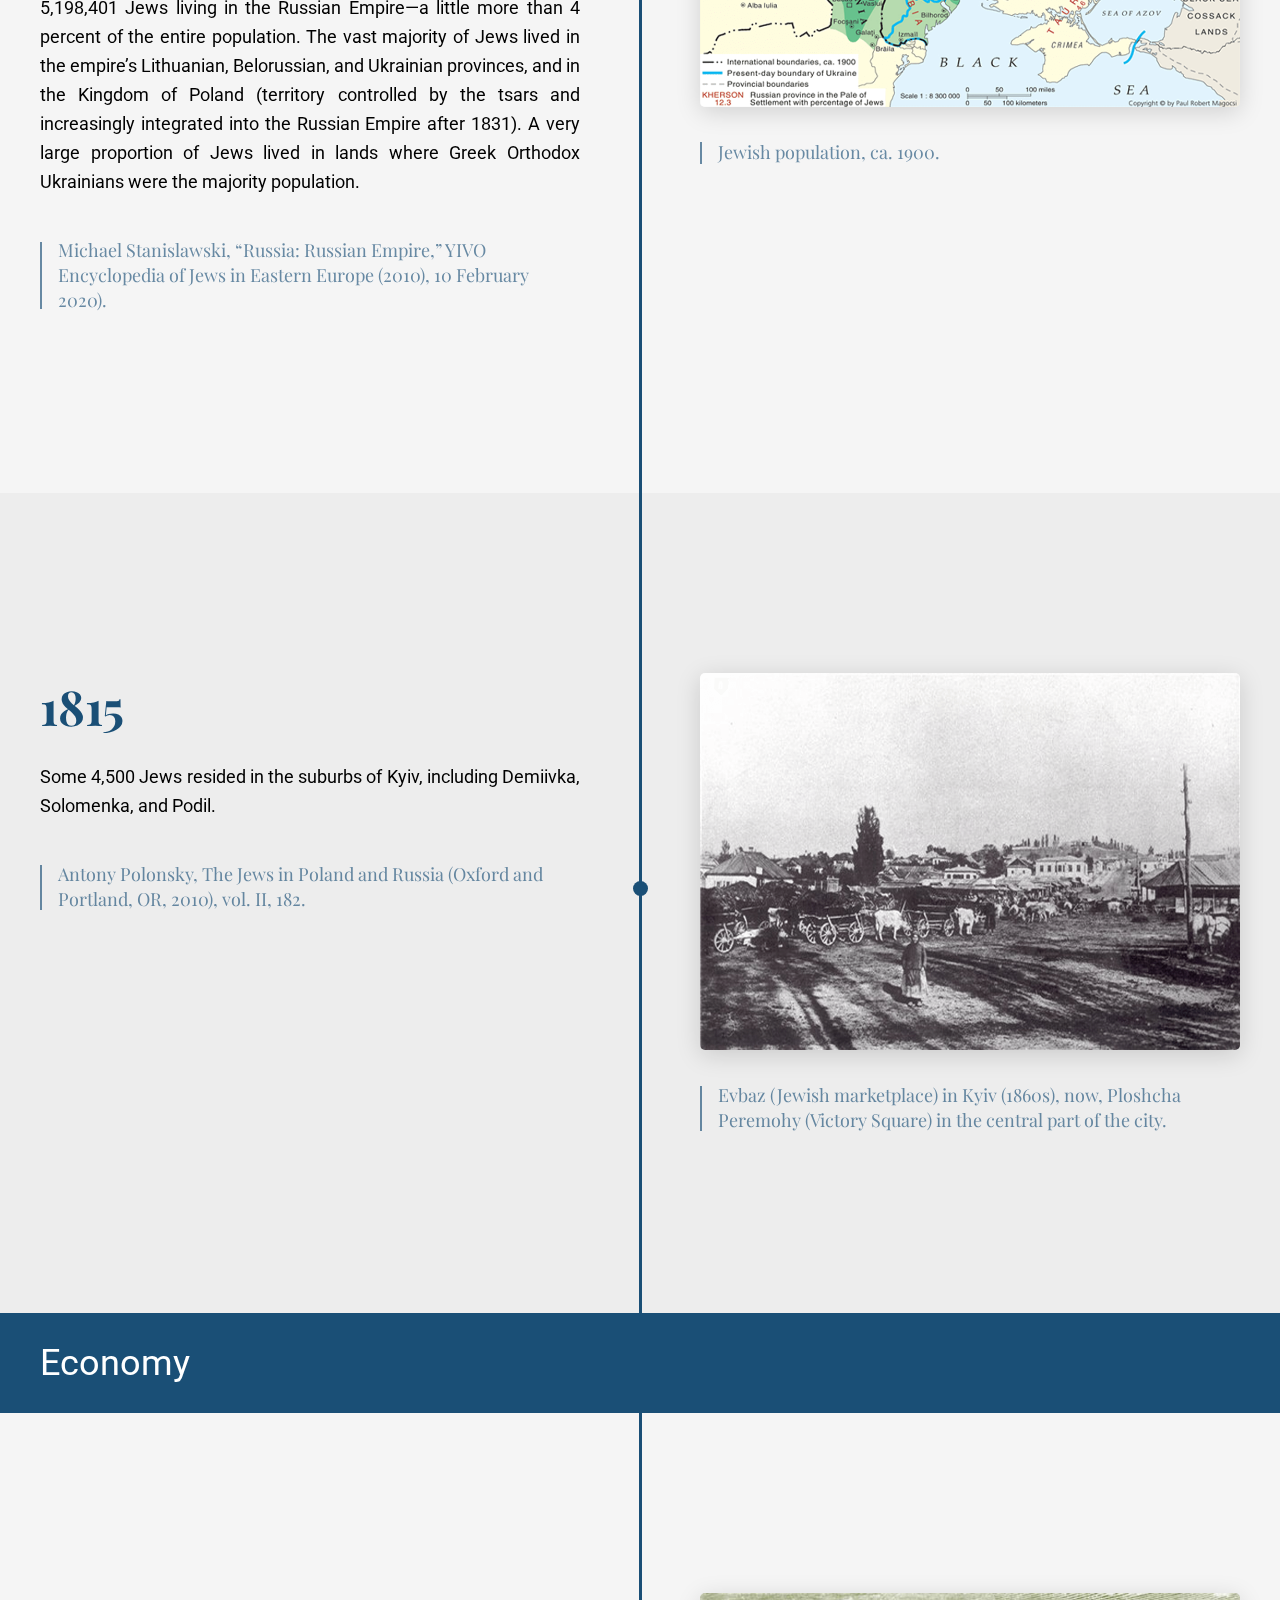
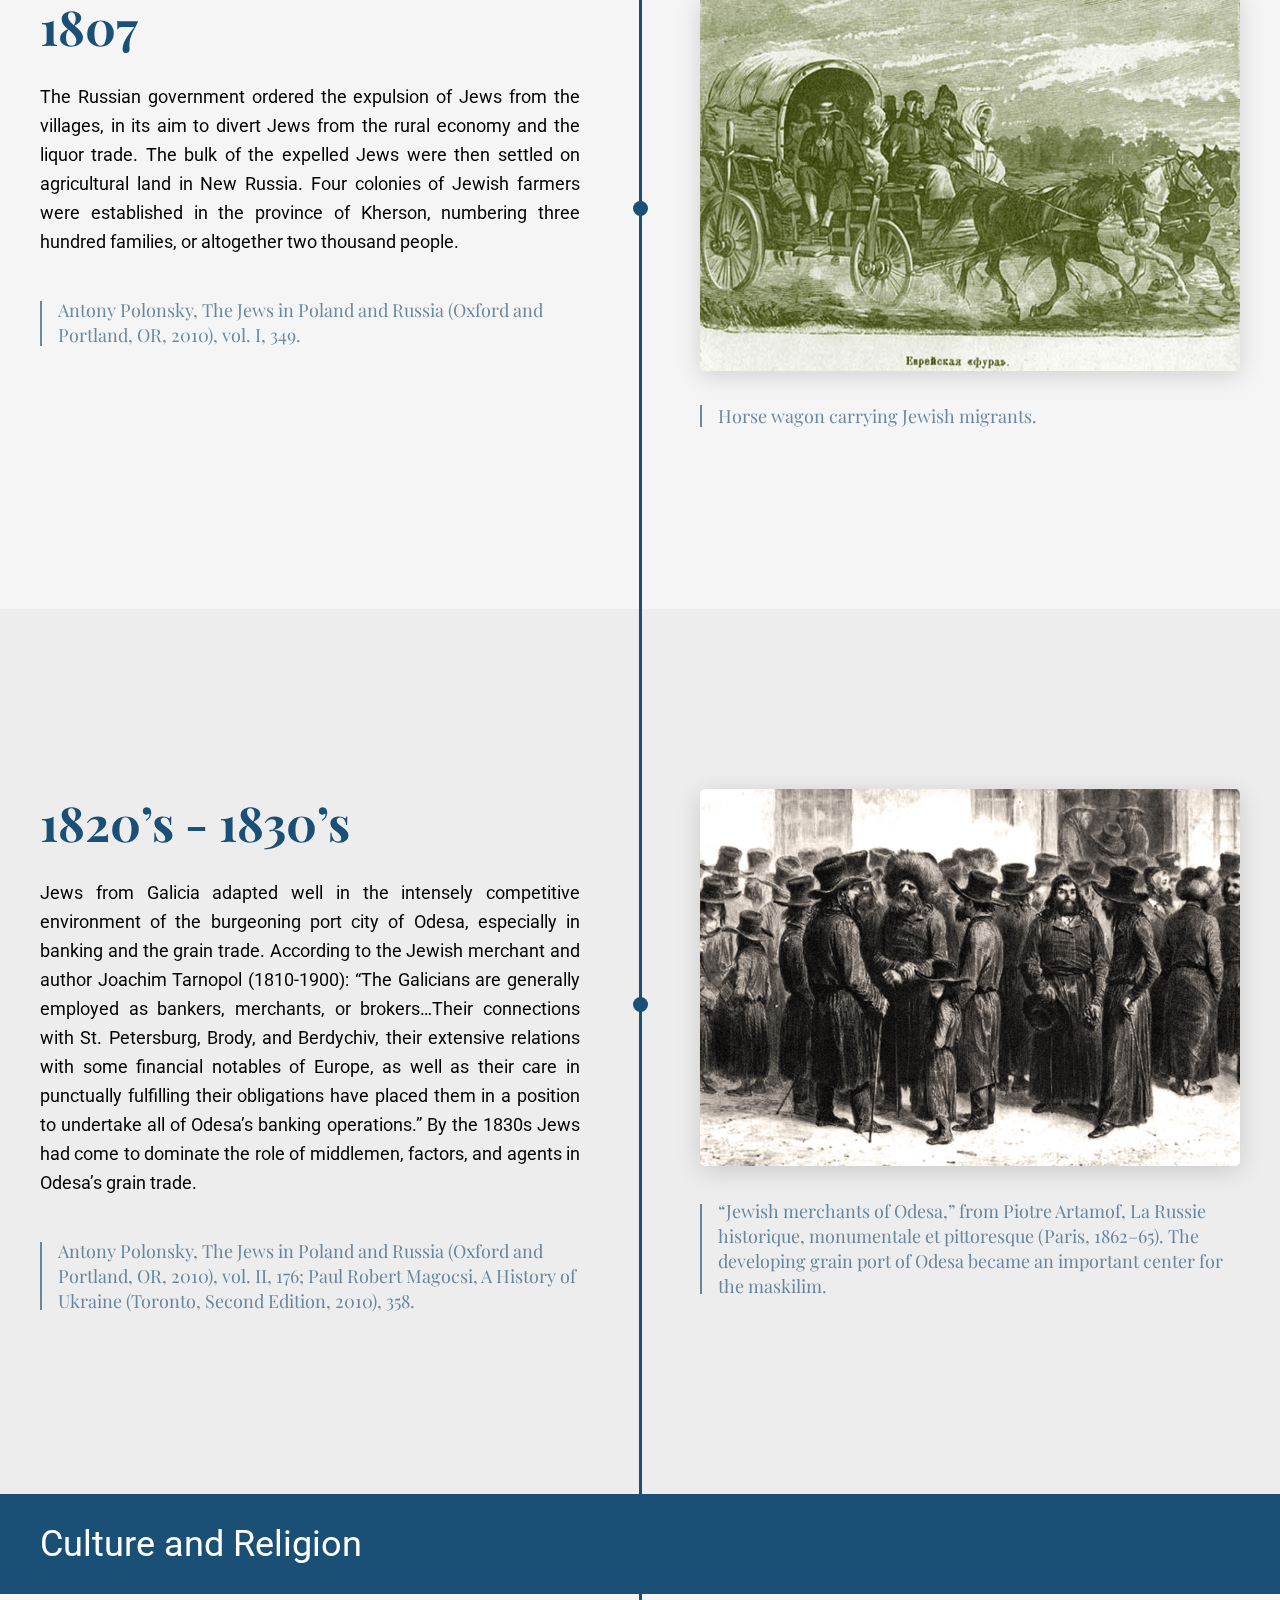
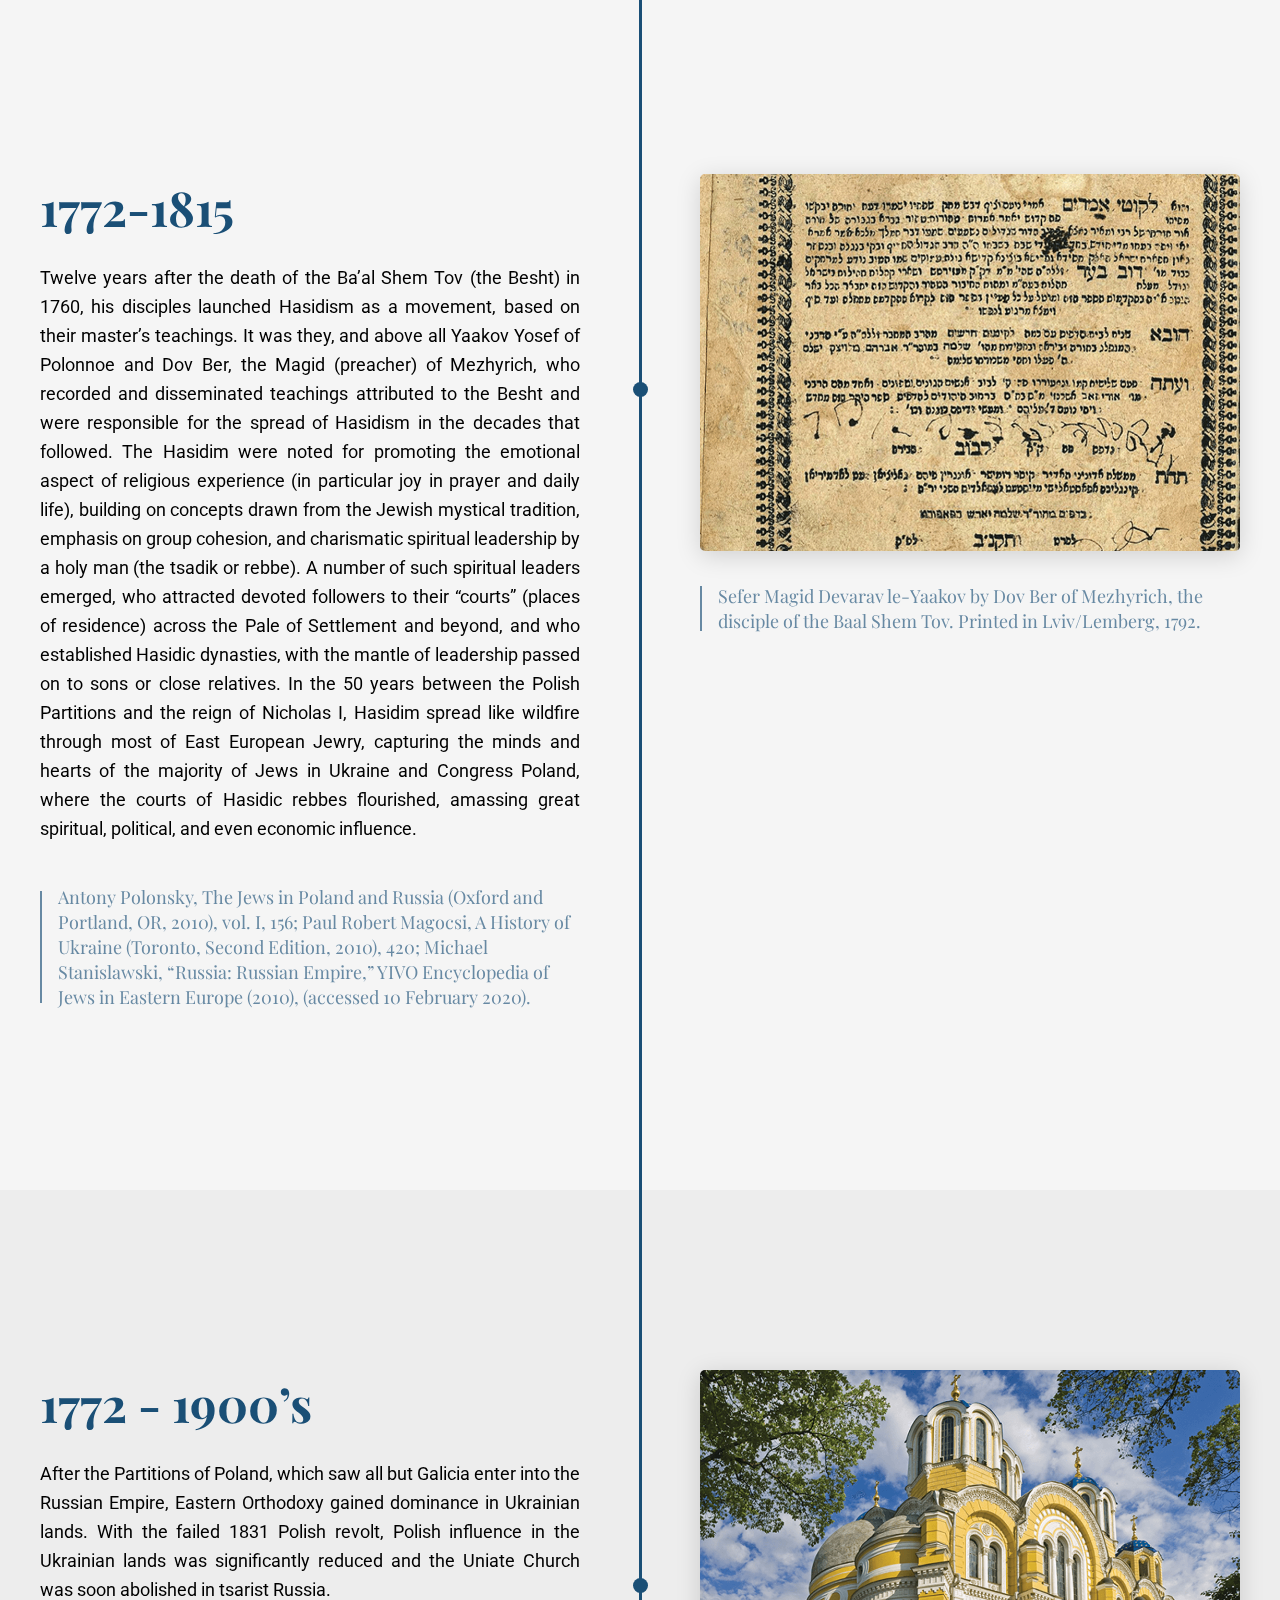
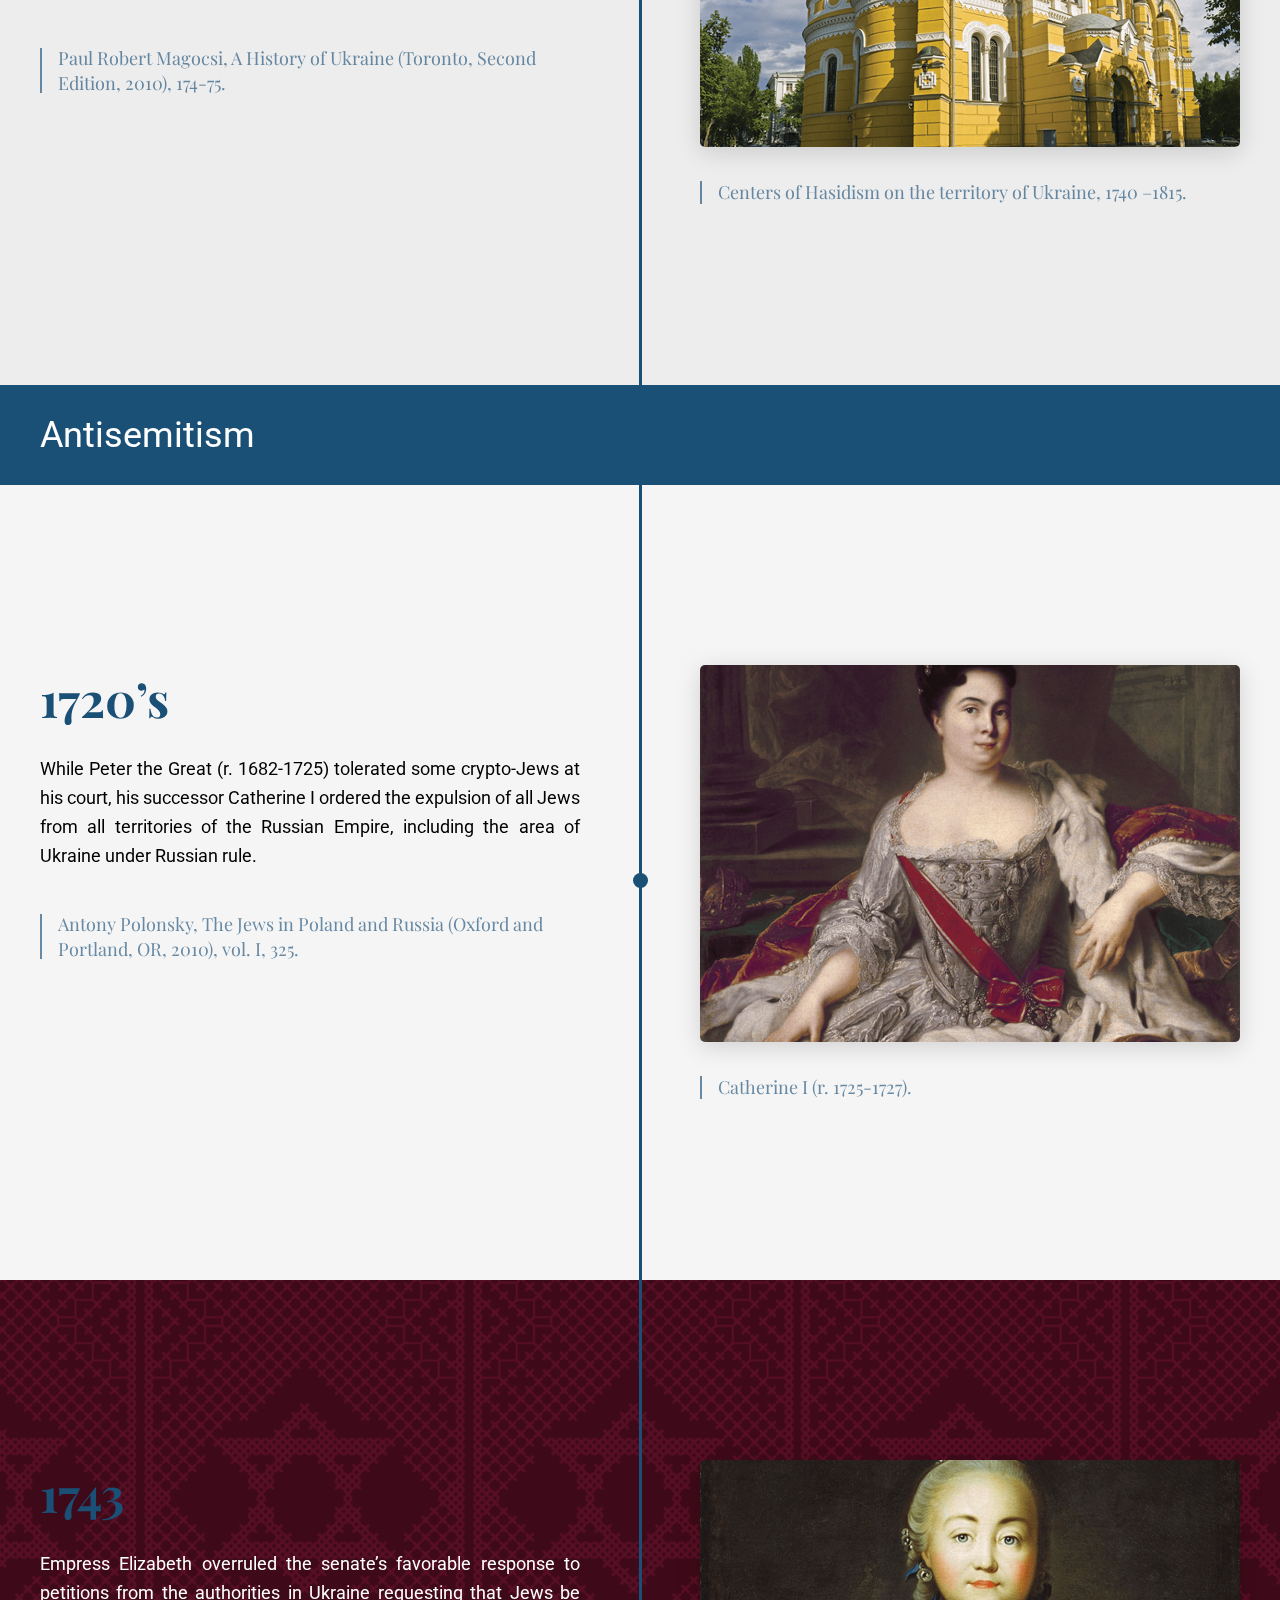
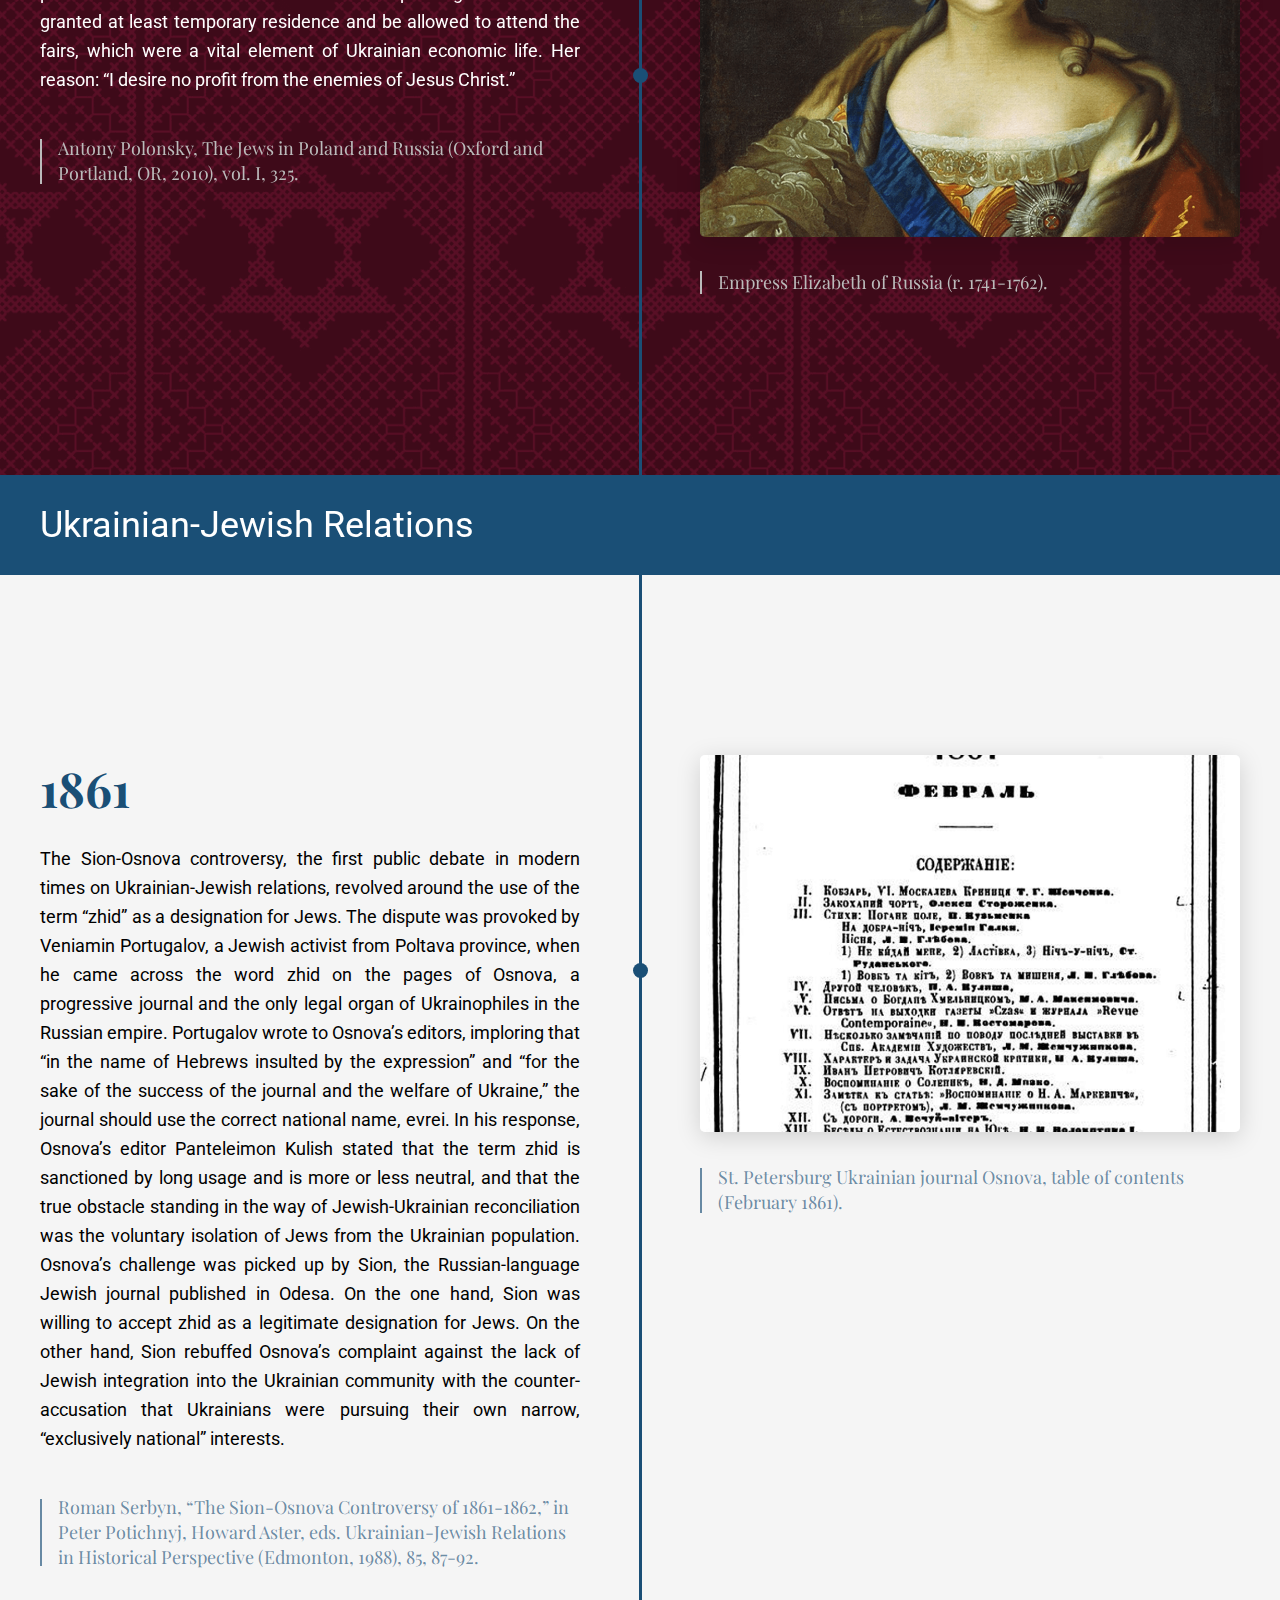
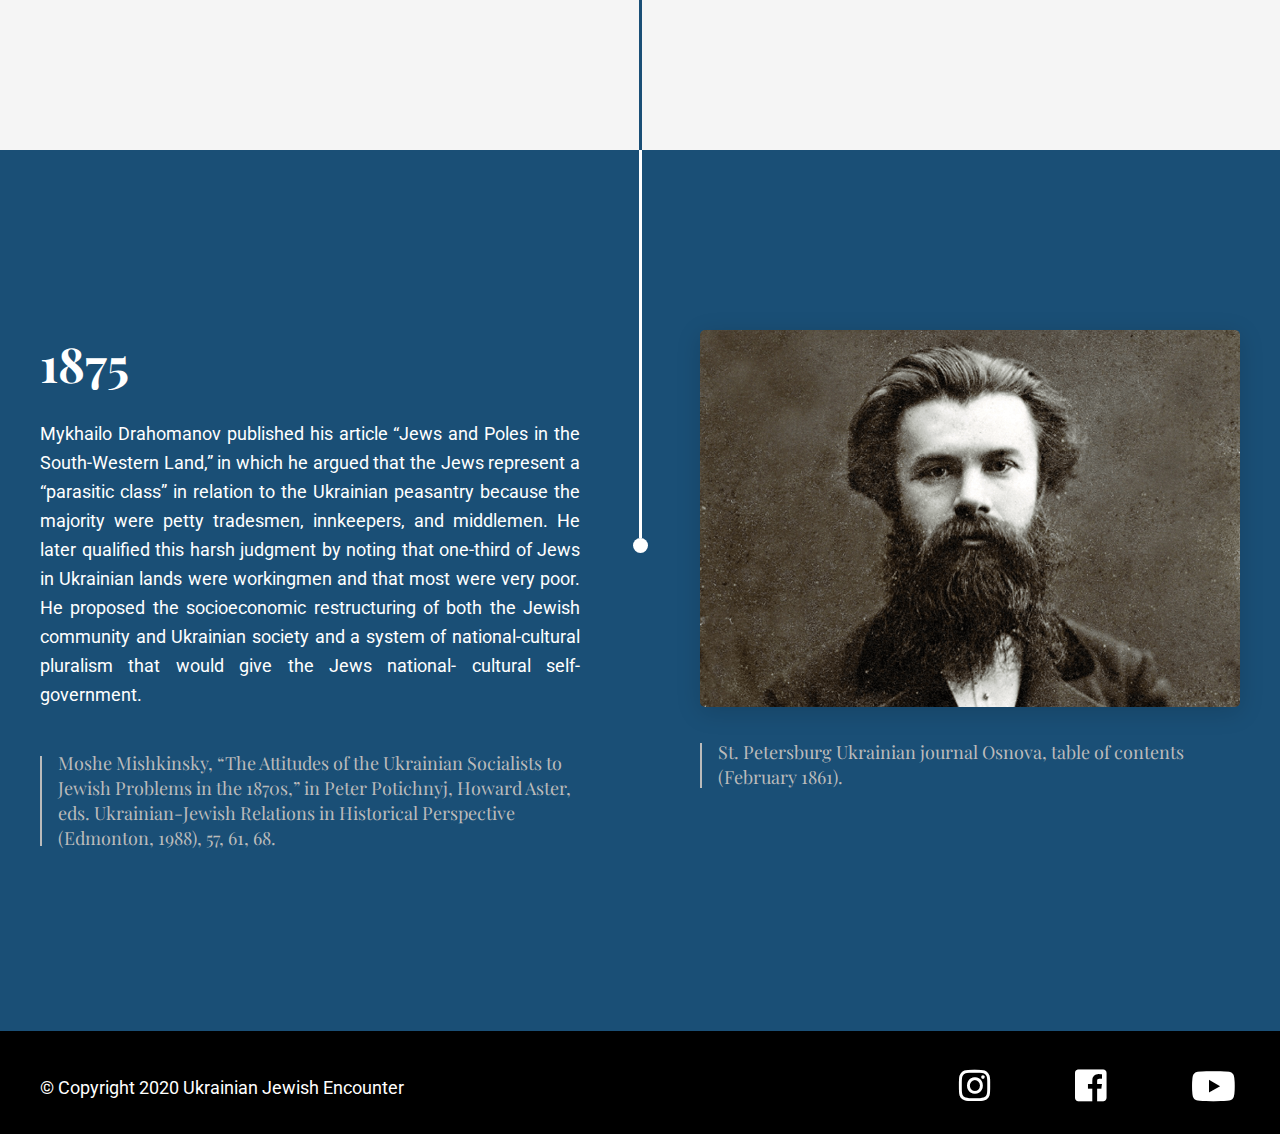
<file: selected4.html>
<!DOCTYPE html>
<html lang="en">
<head>

	<!-- Meta, Viewport & Title 
	================================================== -->
	<meta charset="utf-8">
	<meta http-equiv="X-UA-Compatible" content="IE=edge">
	<meta name="viewport" content="width=device-width, initial-scale=1">
	<!-- The above 3 meta tags *must* come first in the head; any other head content must come *after* these tags -->
	<title>UJE Timeline: From Antiquity to 1914</title>
	
	<!-- Styles
	================================================== -->
	<link href="css/main.css" rel="stylesheet">
	
	<!-- HTML5 shim and Respond.js for IE8 support of HTML5 elements and media queries -->
	<!-- WARNING: Respond.js doesn't work if you view the page via file:// -->
	<!--[if lt IE 9]>
	<script src="https://oss.maxcdn.com/html5shiv/3.7.2/html5shiv.min.js"></script>
	<script src="https://oss.maxcdn.com/respond/1.4.2/respond.min.js"></script>
	<![endif]-->
	
	<link rel="apple-touch-icon" sizes="57x57" href="fav/apple-icon-57x57.png">
	<link rel="apple-touch-icon" sizes="60x60" href="fav/apple-icon-60x60.png">
	<link rel="apple-touch-icon" sizes="72x72" href="fav/apple-icon-72x72.png">
	<link rel="apple-touch-icon" sizes="76x76" href="fav/apple-icon-76x76.png">
	<link rel="apple-touch-icon" sizes="114x114" href="fav/apple-icon-114x114.png">
	<link rel="apple-touch-icon" sizes="120x120" href="fav/apple-icon-120x120.png">
	<link rel="apple-touch-icon" sizes="144x144" href="fav/apple-icon-144x144.png">
	<link rel="apple-touch-icon" sizes="152x152" href="fav/apple-icon-152x152.png">
	<link rel="apple-touch-icon" sizes="180x180" href="fav/apple-icon-180x180.png">
	<link rel="icon" type="image/png" sizes="192x192" href="fav/android-icon-192x192.png">
	<link rel="icon" type="image/png" sizes="32x32" href="fav/favicon-32x32.png">
	<link rel="icon" type="image/png" sizes="96x96" href="fav/favicon-96x96.png">
	<link rel="icon" type="image/png" sizes="16x16" href="fav/favicon-16x16.png">
	<link rel="manifest" href="fav/manifest.json">
	<meta name="msapplication-TileColor" content="#ffffff">
	<meta name="msapplication-TileImage" content="fav/ms-icon-144x144.png">
	<meta name="theme-color" content="#ffffff">

</head>
<body>


<div class="color-box4" id="container-main">

<!-- Header - Main
===================== -->
<header id="header-main">
<div class="container">

	<div class="logo"><a href="index.html" title="UJE"><span class="logo-txt">UJE</span> <span class="timeline-txt">Timeline: From Antiquity to 1914</span></a></div>
	
	<div class="header-right">
		<div class="search-btn"><div class="icon"><span class="hidden">Search</span></div>
			<div class="search-form-box">
			<form role="search" aria-label="Search for:" method="get" class="search-form" action="http://103.9.170.115/~hensoldt/">
			<label for="search-form-1"><span class="screen-reader-text">Search for:</span><input type="search" id="search-form-1" class="search-field" placeholder="Search..." value="" name="s" /></label>
			<input type="submit" class="search-submit" value="Search" />
			</form>
			</div>
		</div>	
		
		<div class="menu-btn"><div class="icon-bar"><span></span></div></div>
		
		<div class="nav-offcanvas">
		<div class="nav-inn">
		
			<div class="main-menu">
			<ul>
			<li><a href="#">Main Menu Item</a></li>
			<li><a href="#">Main Menu Item</a></li>
			<li><a href="#">Main Menu Item</a></li>
			<li><a href="#">Main Menu Item</a></li>
			<li><a href="#">Main Menu Item</a></li>
			<li><a href="#">Main Menu Item</a></li>
			<li><a href="#">Main Menu Item</a></li>
			</ul>
			</div>
			
		</div>
		</div>
	</div>

</div>     
</header>


<!-- Content - Main
==================== -->
<main id="content-main">

<div class="banner-inner parallax-window" data-parallax="scroll" data-image-src="img/hero-2.jpg">
<div class="container">
	
	<aside>
	<h1>Ukrainian Lands in Tsarist Russia</h1>
	<div class="year">1770 - 1914</div>
	</aside>
	
	<div class="product-box">
	<div class="box-out">
	
		<div class="box">
		<div class="box-outer">
		<div class="box-inner">
		
			<div class="txt"><a href="#scroll-1">
			<p>Politics</p>
			</a></div>
			
		</div>
		</div>
		</div>
		
		<div class="box">
		<div class="box-outer">
		<div class="box-inner">
		
			<div class="txt"><a href="#scroll-2">
			<p>Demography and Migration</p>
			</a></div>
			
		</div>
		</div>
		</div>
		
		<div class="box">
		<div class="box-outer">
		<div class="box-inner">
		
			<div class="txt"><a href="#scroll-3">
			<p>Economy</p>
			</a></div>
			
		</div>
		</div>
		</div>
		
		<div class="box">
		<div class="box-outer">
		<div class="box-inner">
		
			<div class="txt"><a href="#scroll-4">
			<p>Culture and Religion</p>
			</a></div>
			
		</div>
		</div>
		</div>
		
		<div class="box">
		<div class="box-outer">
		<div class="box-inner">
		
			<div class="txt"><a href="#scroll-5">
			<p>Anti-Semitism</p>
			</a></div>
			
		</div>
		</div>
		</div>
		
		<div class="box">
		<div class="box-outer">
		<div class="box-inner">
		
			<div class="txt"><a href="#scroll-6">
			<p>Ukrainian-Jewish Relations</p>
			</a></div>
			
		</div>
		</div>
		</div>
	
	</div>
	</div>
	
</div>
</div>


<div class="row-content-out">

<div class="row-content" id="scroll-1">

	<div class="title-bar">
	<div class="container">
		<h2>Politics</h2>
	</div>
	</div>
	
	
	<div class="split-cont-out">
	
		<div class="split-cont">
		<div class="container">
		
			<div class="left-cl">
			<div class="year">1764 - 86</div>
			<p>Under Catherine II Russia expanded into Ukrainian lands through both military and diplomatic means. Russia progressively abolished and absorbed the Ukrainian Cossack (Hetman) state (1764 and 1782); acquired a swath of territory along Poland’s northeastern boundary in the First Partition of Poland (1772); took over the Zaporozhian Sich, the administrative and military center of the Zaporozhian Cossacks (1775); and eliminated the Crimean Khanate, annexing its territories (1783).</p>
			<div class="bottom-txt">Lev Okinshevych, Arkadii Zhukovsky, “Hetman state,” Encyclopedia of Ukraine, vol. 2 (1989); Arkadii Zhukovsky, “Zaporozhian Cossacks,“ Encyclopedia of Ukraine, vol. 5 (1993).</div>
			</div>
			
			<div class="right-cl">
			<div class="item overlay-1"><img src="img/photo-1.png" alt="photo-1" /></div>
			<div class="bottom-txt">Drawing of the Zaporozhian Sich.</div>
			<div class="slider-overlay" id="overlay-1">
			<div class="slider-out">
			<div class="slider-in">
			<div class="owl-carousel" id="item-slider1">
			<div class="figure"><img src="img/photo-1.png" alt="photo-1" /></div>	
			<div class="figure"><img src="img/photo-1.png" alt="photo-1" /></div>	
			<div class="figure"><img src="img/photo-1.png" alt="photo-1" /></div>	
			</div>
			</div>
			</div>
			</div>
			</div>
			
		</div>
		</div>
	
	
		<div class="split-cont">
		<div class="container">
			
			<div class="left-cl">
			<div class="year">1793 - 95</div>
			<p>After the second and third partitions of Poland, the Russian Empire included close to 85 percent of Ukrainian lands. Empress Catherine II now ruled over 85 percent of the ethnic Ukrainian population and acquired the largest Jewish population in the world, numbering between 400,000 and 500,000 people, residing in territories that came to be known as the Pale of Settlement. Ukrainian lands incorporated into the Russian Empire included the palatinates of Kyiv, Bratslav, Podolia, and eastern Volhynia in 1793, and western Volhynia and Chelm (east of the Buh River) in 1795.</p>
			<div class="bottom-txt">Paul Robert Magocsi, A History of Ukraine (Toronto, Second Edition, 2010), 318-19.</div>
			</div>
			
			<div class="right-cl">
			<div class="item overlay-2"><img src="img/photo-2.png" alt="photo-2" /></div>
			<div class="bottom-txt">Map of Central and Eastern Europe in 1900, showing the extent of the three empires after the partitions of the Polish-Lithuanian Commonwealth.</div>
			<div class="slider-overlay" id="overlay-2">
			<div class="slider-out">
			<div class="slider-in">
			<div class="owl-carousel" id="item-slider2">
			<div class="figure"><img src="img/photo-2.png" alt="photo-2" /></div>	
			<div class="figure"><img src="img/photo-2.png" alt="photo-2" /></div>	
			<div class="figure"><img src="img/photo-2.png" alt="photo-2" /></div>	
			</div>
			</div>
			</div>
			</div>				
			</div>
			</div>
			
		</div>
		
	</div>
		
</div>		
		
		
<div class="row-content" id="scroll-2">

	<div class="title-bar">
	<div class="container">
		<h2>Demography and Migration</h2>
	</div>
	</div>
		
		
	<div class="split-cont-out">
	
		<div class="split-cont">
		<div class="container">
			
			<div class="left-cl">
			<div class="year">1772-1897</div>
			<p>As a result of the Partitions of Poland, the Russian Empire gradually included the largest Jewish population in the world, about a million Jews of the former Polish-Lithuanian Commonwealth. By 1820 the Jewish population was 1.6 million (3.5 percent of the tsarist empire’s total population); and by 1880, 4 million (4.7 percent of the empire’s total population). The official figure in the 1897 census was 5,198,401 Jews living in the Russian Empire—a little more than 4 percent of the entire population. The vast majority of Jews lived in the empire’s Lithuanian, Belorussian, and Ukrainian provinces, and in the Kingdom of Poland (territory controlled by the tsars and increasingly integrated into the Russian Empire after 1831). A very large proportion of Jews lived in lands where Greek Orthodox Ukrainians were the majority population.</p>
			<div class="bottom-txt">Michael Stanislawski, “Russia: Russian Empire,” YIVO Encyclopedia of Jews in Eastern Europe (2010), 10 February 2020).</div>
			</div>
			
			<div class="right-cl">
			<div class="item overlay-3"><img src="img/photo-3.png" alt="photo-3" /></div>
			<div class="bottom-txt">Jewish population, ca. 1900.</div>
			<div class="slider-overlay" id="overlay-3">
			<div class="slider-out">
			<div class="slider-in">
			<div class="owl-carousel" id="item-slider3">
			<div class="figure"><img src="img/photo-3.png" alt="photo-3" /></div>	
			<div class="figure"><img src="img/photo-3.png" alt="photo-3" /></div>	
			<div class="figure"><img src="img/photo-3.png" alt="photo-3" /></div>	
			</div>
			</div>
			</div>
			</div>		
			</div>
			
		</div>
		</div>
			
			
		<div class="split-cont">
		<div class="container">
			
			<div class="left-cl">
			<div class="year">1815</div>
			<p>Some 4,500 Jews resided in the suburbs of Kyiv, including Demiivka, Solomenka, and Podil.</p>
			<div class="bottom-txt">Antony Polonsky, The Jews in Poland and Russia (Oxford and Portland, OR, 2010), vol. II, 182.</div>
			</div>
			
			<div class="right-cl">
			<div class="item overlay-4"><img src="img/photo-4.png" alt="photo-4" /></div>
			<div class="bottom-txt">Evbaz (Jewish marketplace) in Kyiv (1860s), now, Ploshcha Peremohy (Victory Square) in the central part of the city.</div>
			<div class="slider-overlay" id="overlay-4">
			<div class="slider-out">
			<div class="slider-in">
			<div class="owl-carousel" id="item-slider4">
			<div class="figure"><img src="img/photo-4.png" alt="photo-4" /></div>	
			<div class="figure"><img src="img/photo-4.png" alt="photo-4" /></div>	
			<div class="figure"><img src="img/photo-4.png" alt="photo-4" /></div>	
			</div>
			</div>
			</div>
			</div>
			</div>
			
		</div>
		</div>
		
	</div>
		
</div>		
		
		
<div class="row-content" id="scroll-3">

	<div class="title-bar">
	<div class="container">
		<h2>Economy</h2>
	</div>
	</div>
		
	<div class="split-cont-out">
		
		<div class="split-cont">
		<div class="container">
			
			<div class="left-cl">
			<div class="year">1807</div>
			<p>The Russian government ordered the expulsion of Jews from the villages, in its aim to divert Jews from the rural economy and the liquor trade. The bulk of the expelled Jews were then settled on agricultural land in New Russia. Four colonies of Jewish farmers were established in the province of Kherson, numbering three hundred families, or altogether two thousand people.</p>
			<div class="bottom-txt">Antony Polonsky, The Jews in Poland and Russia (Oxford and Portland, OR, 2010), vol. I, 349.</div>
			</div>
			
			<div class="right-cl">
			<div class="item overlay-5"><img src="img/photo-5.png" alt="photo-5" /></div>
			<div class="bottom-txt">Horse wagon carrying Jewish migrants.</div>
			<div class="slider-overlay" id="overlay-5">
			<div class="slider-out">
			<div class="slider-in">
			<div class="owl-carousel" id="item-slider5">
			<div class="figure"><img src="img/photo-5.png" alt="photo-5" /></div>	
			<div class="figure"><img src="img/photo-5.png" alt="photo-5" /></div>	
			<div class="figure"><img src="img/photo-5.png" alt="photo-5" /></div>	
			</div>
			</div>
			</div>
			</div>
			</div>
			
		</div>
		</div>
			
			
		<div class="split-cont">
		<div class="container">
			
			<div class="left-cl">
			<div class="year">1820’s - 1830’s</div>
			<p>Jews from Galicia adapted well in the intensely competitive environment of the burgeoning port city of Odesa, especially in banking and the grain trade. According to the Jewish merchant and author Joachim Tarnopol (1810-1900): “The Galicians are generally employed as bankers, merchants, or brokers…Their connections with St. Petersburg, Brody, and Berdychiv, their extensive relations with some financial notables of Europe, as well as their care in punctually fulfilling their obligations have placed them in a position to undertake all of Odesa’s banking operations.” By the 1830s Jews had come to dominate the role of middlemen, factors, and agents in Odesa’s grain trade.</p>
			<div class="bottom-txt">Antony Polonsky, The Jews in Poland and Russia (Oxford and Portland, OR, 2010), vol. II, 176; Paul Robert Magocsi, A History of Ukraine (Toronto, Second Edition, 2010), 358.</div>
			</div>
			
			<div class="right-cl">
			<div class="item overlay-6"><img src="img/photo-6.png" alt="photo-6" /></div>
			<div class="bottom-txt">“Jewish merchants of Odesa,” from Piotre Artamof, La Russie historique, monumentale et pittoresque (Paris, 1862–65). The developing grain port of Odesa became an important center for the maskilim.</div>			
			<div class="slider-overlay" id="overlay-6">
			<div class="slider-out">
			<div class="slider-in">
			<div class="owl-carousel" id="item-slider6">
			<div class="figure"><img src="img/photo-6.png" alt="photo-6" /></div>	
			<div class="figure"><img src="img/photo-6.png" alt="photo-6" /></div>	
			<div class="figure"><img src="img/photo-6.png" alt="photo-6" /></div>	
			</div>
			</div>
			</div>
			</div>
			</div>
			
		</div>
		</div>
		
	</div>
		
</div>
		
		
<div class="row-content" id="scroll-4">

	<div class="title-bar">
	<div class="container">
		<h2>Culture and Religion</h2>
	</div>
	</div>
	
		
	<div class="split-cont-out">
		
		<div class="split-cont">
		<div class="container">
			
			<div class="left-cl">
			<div class="year">1772-1815</div>
			<p>Twelve years after the death of the Ba’al Shem Tov (the Besht) in 1760, his disciples launched Hasidism as a movement, based on their master’s teachings. It was they, and above all Yaakov Yosef of Polonnoe and Dov Ber, the Magid (preacher) of Mezhyrich, who recorded and disseminated teachings attributed to the Besht and were responsible for the spread of Hasidism in the decades that followed. The Hasidim were noted for promoting the emotional aspect of religious experience (in particular joy in prayer and daily life), building on concepts drawn from the Jewish mystical tradition, emphasis on group cohesion, and charismatic spiritual leadership by a holy man (the tsadik or rebbe). A number of such spiritual leaders emerged, who attracted devoted followers to their “courts” (places of residence) across the Pale of Settlement and beyond, and who established Hasidic dynasties, with the mantle of leadership passed on to sons or close relatives. In the 50 years between the Polish Partitions and the reign of Nicholas I, Hasidim spread like wildfire through most of East European Jewry, capturing the minds and hearts of the majority of Jews in Ukraine and Congress Poland, where the courts of Hasidic rebbes flourished, amassing great spiritual, political, and even economic influence.</p>
			<div class="bottom-txt">Antony Polonsky, The Jews in Poland and Russia (Oxford and Portland, OR, 2010), vol. I, 156; Paul Robert Magocsi, A History of Ukraine (Toronto, Second Edition, 2010), 420; Michael Stanislawski, “Russia: Russian Empire,” YIVO Encyclopedia of Jews in Eastern Europe (2010), (accessed 10 February 2020).</div>
			</div>
			
			<div class="right-cl">
			<div class="item overlay-7"><img src="img/photo-7.png" alt="photo-7" /></div>
			<div class="bottom-txt">Sefer Magid Devarav le-Yaakov by Dov Ber of Mezhyrich, the disciple of the Baal Shem Tov. Printed in Lviv/Lemberg, 1792.</div>		
			<div class="slider-overlay" id="overlay-7">
			<div class="slider-out">
			<div class="slider-in">
			<div class="owl-carousel" id="item-slider7">
			<div class="figure"><img src="img/photo-7.png" alt="photo-7" /></div>	
			<div class="figure"><img src="img/photo-7.png" alt="photo-7" /></div>	
			<div class="figure"><img src="img/photo-7.png" alt="photo-7" /></div>	
			</div>
			</div>
			</div>
			</div>
			</div>
			
		</div>
		</div>	
			
			
		<div class="split-cont">
		<div class="container">
			
			<div class="left-cl">
			<div class="year">1772 - 1900’s</div>
			<p>After the Partitions of Poland, which saw all but Galicia enter into the Russian Empire, Eastern Orthodoxy gained dominance in Ukrainian lands. With the failed 1831 Polish revolt, Polish influence in the Ukrainian lands was significantly reduced and the Uniate Church was soon abolished in tsarist Russia.</p>
			<div class="bottom-txt">Paul Robert Magocsi, A History of Ukraine (Toronto, Second Edition, 2010), 174-75.</div>
			</div>
			
			<div class="right-cl">
			<div class="item overlay-8"><img src="img/photo-8.png" alt="photo-8" /></div>
			<div class="bottom-txt">Centers of Hasidism on the territory of Ukraine, 1740 –1815.</div>
			<div class="slider-overlay" id="overlay-8">
			<div class="slider-out">
			<div class="slider-in">
			<div class="owl-carousel" id="item-slider8">
			<div class="figure"><img src="img/photo-8.png" alt="photo-8" /></div>	
			<div class="figure"><img src="img/photo-8.png" alt="photo-8" /></div>	
			<div class="figure"><img src="img/photo-8.png" alt="photo-8" /></div>	
			</div>
			</div>
			</div>
			</div>
			</div>
			
		</div>
		</div>
		
	</div>
		
</div>
		
		
<div class="row-content" id="scroll-5">

	<div class="title-bar">
	<div class="container">
		<h2>Antisemitism</h2>
	</div>
	</div>
	
		
	<div class="split-cont-out">
		
		<div class="split-cont">
		<div class="container">
			
			<div class="left-cl">
			<div class="year">1720’s</div>
			<p>While Peter the Great (r. 1682-1725) tolerated some crypto-Jews at his court, his successor Catherine I ordered the expulsion of all Jews from all territories of the Russian Empire, including the area of Ukraine under Russian rule.</p>
			<div class="bottom-txt">Antony Polonsky, The Jews in Poland and Russia (Oxford and Portland, OR, 2010), vol. I, 325.</div>
			</div>
			
			<div class="right-cl">
			<div class="item overlay-9"><img src="img/photo-9.png" alt="photo-9" /></div>
			<div class="bottom-txt">Catherine I (r. 1725-1727).</div>
			<div class="slider-overlay" id="overlay-9">
			<div class="slider-out">
			<div class="slider-in">
			<div class="owl-carousel" id="item-slider9">
			<div class="figure"><img src="img/photo-9.png" alt="photo-9" /></div>	
			<div class="figure"><img src="img/photo-9.png" alt="photo-9" /></div>	
			<div class="figure"><img src="img/photo-9.png" alt="photo-9" /></div>	
			</div>
			</div>
			</div>
			</div>
			</div>
			
		</div>
		</div>
		
			
		<div class="split-cont red-bg">
		<div class="container">
			
			<div class="left-cl">
			<div class="year">1743</div>
			<p>Empress Elizabeth overruled the senate’s favorable response to petitions from the authorities in Ukraine requesting that Jews be granted at least temporary residence and be allowed to attend the fairs, which were a vital element of Ukrainian economic life. Her reason: “I desire no profit from the enemies of Jesus Christ.”</p>
			<div class="bottom-txt">Antony Polonsky, The Jews in Poland and Russia (Oxford and Portland, OR, 2010), vol. I, 325.</div>
			</div>
			
			<div class="right-cl">
			<div class="item overlay-10"><img src="img/photo-10.png" alt="photo-10" /></div>
			<div class="bottom-txt">Empress Elizabeth of Russia (r. 1741-1762).</div>
			<div class="slider-overlay" id="overlay-10">
			<div class="slider-out">
			<div class="slider-in">
			<div class="owl-carousel" id="item-slider10">
			<div class="figure"><img src="img/photo-10.png" alt="photo-10" /></div>	
			<div class="figure"><img src="img/photo-10.png" alt="photo-10" /></div>	
			<div class="figure"><img src="img/photo-10.png" alt="photo-10" /></div>	
			</div>
			</div>
			</div>
			</div>
			</div>
			
		</div>
		</div>
		
	</div>
		
</div>		
		
		
<div class="row-content" id="scroll-6">

	<div class="title-bar">
	<div class="container">
		<h2>Ukrainian-Jewish Relations</h2>
	</div>
	</div>
	
		
	<div class="split-cont-out">
		
		<div class="split-cont">
		<div class="container">
			
			<div class="left-cl">
			<div class="year">1861</div>
			<p>The Sion-Osnova controversy, the first public debate in modern times on Ukrainian-Jewish relations, revolved around the use of the term “zhid” as a designation for Jews. The dispute was provoked by Veniamin Portugalov, a Jewish activist from Poltava province, when he came across the word zhid on the pages of Osnova, a progressive journal and the only legal organ of Ukrainophiles in the Russian empire. Portugalov wrote to Osnova’s editors, imploring that “in the name of Hebrews insulted by the expression” and “for the sake of the success of the journal and the welfare of Ukraine,” the journal should use the correct national name, evrei. In his response, Osnova’s editor Panteleimon Kulish stated that the term zhid is sanctioned by long usage and is more or less neutral, and that the true obstacle standing in the way of Jewish-Ukrainian reconciliation was the voluntary isolation of Jews from the Ukrainian population. Osnova’s challenge was picked up by Sion, the Russian-language Jewish journal published in Odesa. On the one hand, Sion was willing to accept zhid as a legitimate designation for Jews. On the other hand, Sion rebuffed Osnova’s complaint against the lack of Jewish integration into the Ukrainian community with the counter-accusation that Ukrainians were pursuing their own narrow, “exclusively national” interests.</p>
			<div class="bottom-txt">Roman Serbyn, “The Sion-Osnova Controversy of 1861-1862,” in Peter Potichnyj, Howard Aster, eds. Ukrainian-Jewish Relations in Historical Perspective (Edmonton, 1988), 85, 87-92.</div>
			</div>
			
			<div class="right-cl">
			<div class="item overlay-11"><img src="img/photo-11.png" alt="photo-11" /></div>
			<div class="bottom-txt">St. Petersburg Ukrainian journal Osnova, table of contents (February 1861).</div>
			<div class="slider-overlay" id="overlay-11">
			<div class="slider-out">
			<div class="slider-in">
			<div class="owl-carousel" id="item-slider11">
			<div class="figure"><img src="img/photo-11.png" alt="photo-11" /></div>	
			<div class="figure"><img src="img/photo-11.png" alt="photo-11" /></div>	
			<div class="figure"><img src="img/photo-11.png" alt="photo-11" /></div>	
			</div>
			</div>
			</div>
			</div>
			</div>
			
		</div>
		</div>
			
			
		<div class="split-cont red-bg2">
		<div class="container">
			
			<div class="left-cl">
			<div class="year">1875</div>
			<p>Mykhailo Drahomanov published his article “Jews and Poles in the South-Western Land,” in which he argued that the Jews represent a “parasitic class” in relation to the Ukrainian peasantry because the majority were petty tradesmen, innkeepers, and middlemen. He later qualified this harsh judgment by noting that one-third of Jews in Ukrainian lands were workingmen and that most were very poor. He proposed the socioeconomic restructuring of both the Jewish community and Ukrainian society and a system of national-cultural pluralism that would give the Jews national- cultural self-government.</p>
			<div class="bottom-txt">Moshe Mishkinsky, “The Attitudes of the Ukrainian Socialists to Jewish Problems in the 1870s,” in Peter Potichnyj, Howard Aster, eds. Ukrainian-Jewish Relations in Historical Perspective (Edmonton, 1988), 57, 61, 68.</div>
			</div>
			
			<div class="right-cl">
			<div class="item overlay-12"><img src="img/photo-12.png" alt="photo-12" /></div>
			<div class="bottom-txt">St. Petersburg Ukrainian journal Osnova, table of contents (February 1861).</div>
			<div class="slider-overlay" id="overlay-12">
			<div class="slider-out">
			<div class="slider-in">
			<div class="owl-carousel" id="item-slider12">
			<div class="figure"><img src="img/photo-12.png" alt="photo-12" /></div>	
			<div class="figure"><img src="img/photo-12.png" alt="photo-12" /></div>	
			<div class="figure"><img src="img/photo-12.png" alt="photo-12" /></div>	
			</div>
			</div>
			</div>
			</div>
			</div>
			
		</div>
		</div>
		
	</div>
		
</div>
		
</div>

</main>


<!-- Footer - Main
===================== -->
<footer id="footer-main">
<div class="container">
	
	<div class="copyrights">&copy; Copyright 2020 Ukrainian Jewish Encounter</div>
	
	<div class="social-links">
	<ul>
	<li><a href="#" class="fab fa-instagram"><span class="hidden">Instagram</span></a></li>
	<li><a href="#" class="fab fa-facebook-square"><span class="hidden">Facebook</span></a></li>
	<li><a href="#" class="fab fa-youtube"><span class="hidden">Youtube</span></a></li>
	</ul>
	</div>
	
</div>
</footer>

</div>
	
	
	<!-- Scripts
	======================================= -->
	<script src="js/modernizr.js"></script>
	<script src="js/jquery.min.js"></script>
	<script src="js/owl.carousel.js"></script>
	<script src="js/parallax.js"></script>
	<script src="js/custom.js"></script>
	

</body>
</html>
</file>
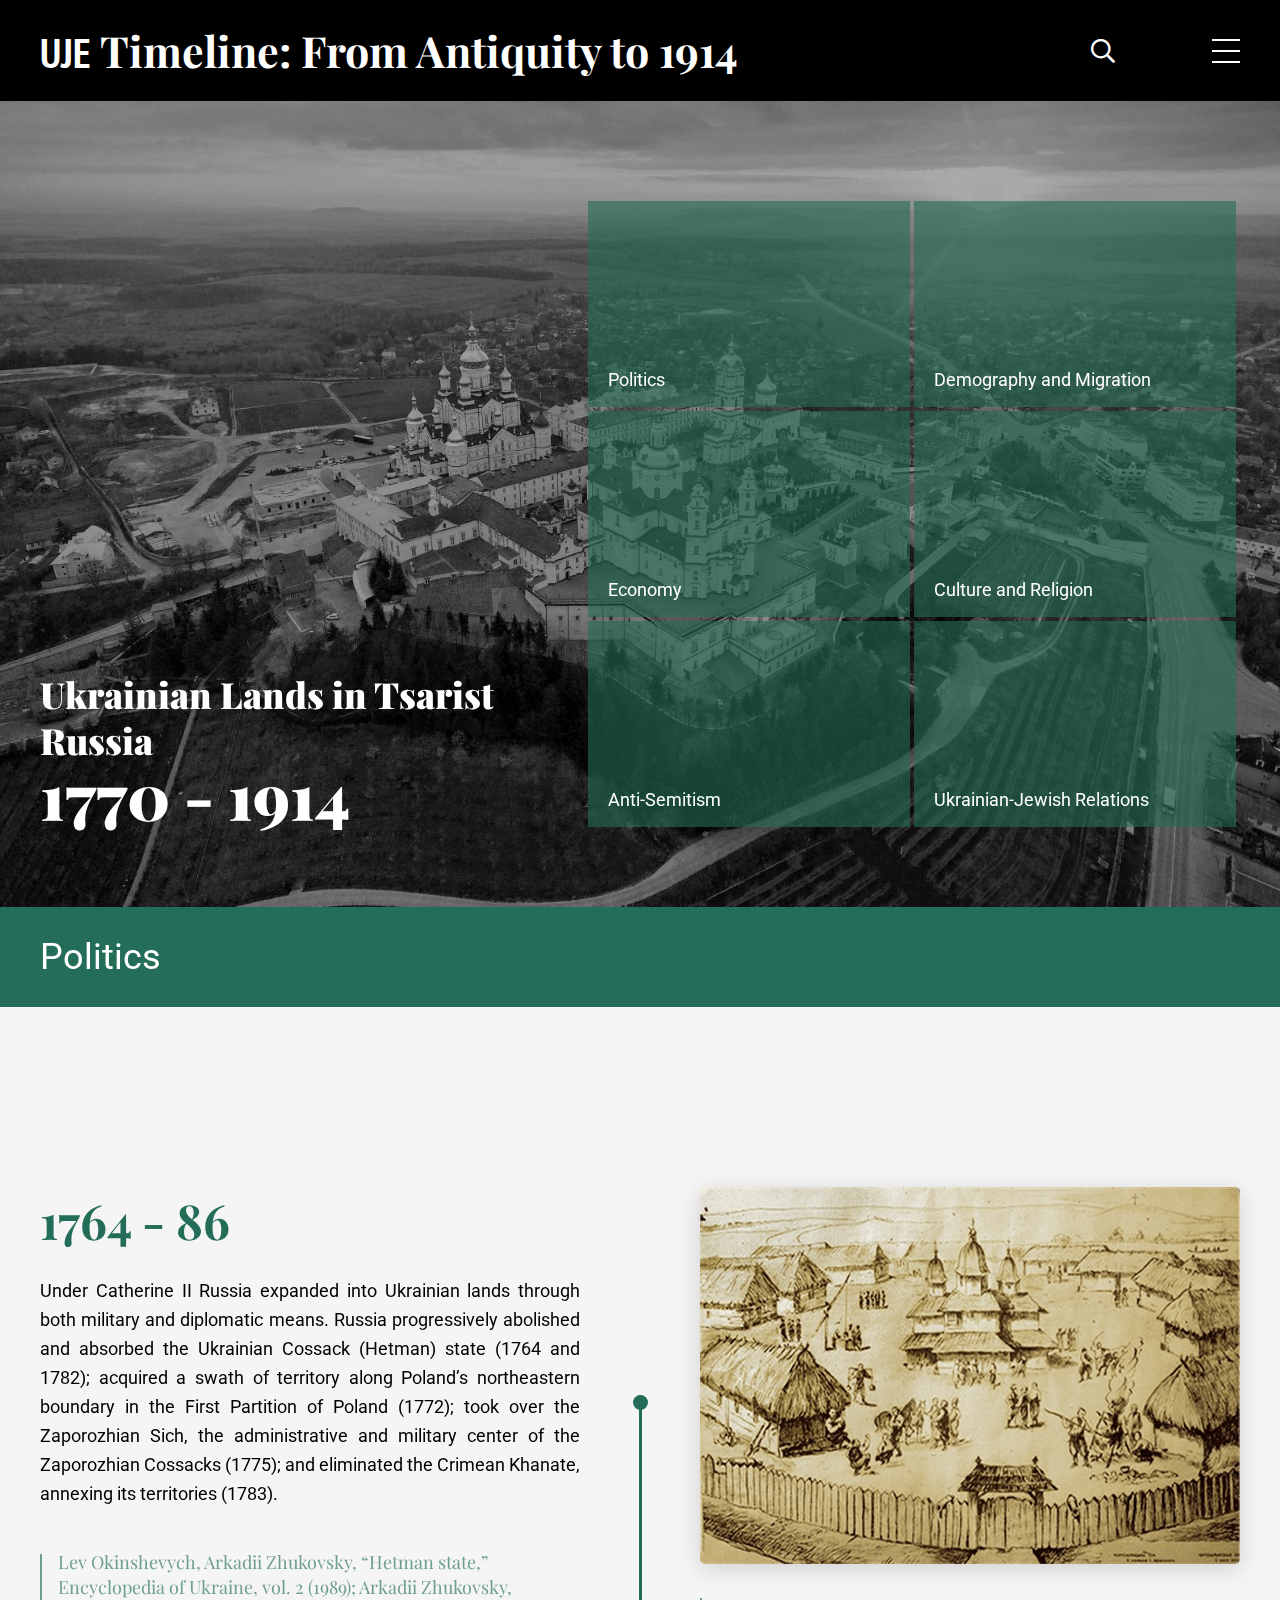
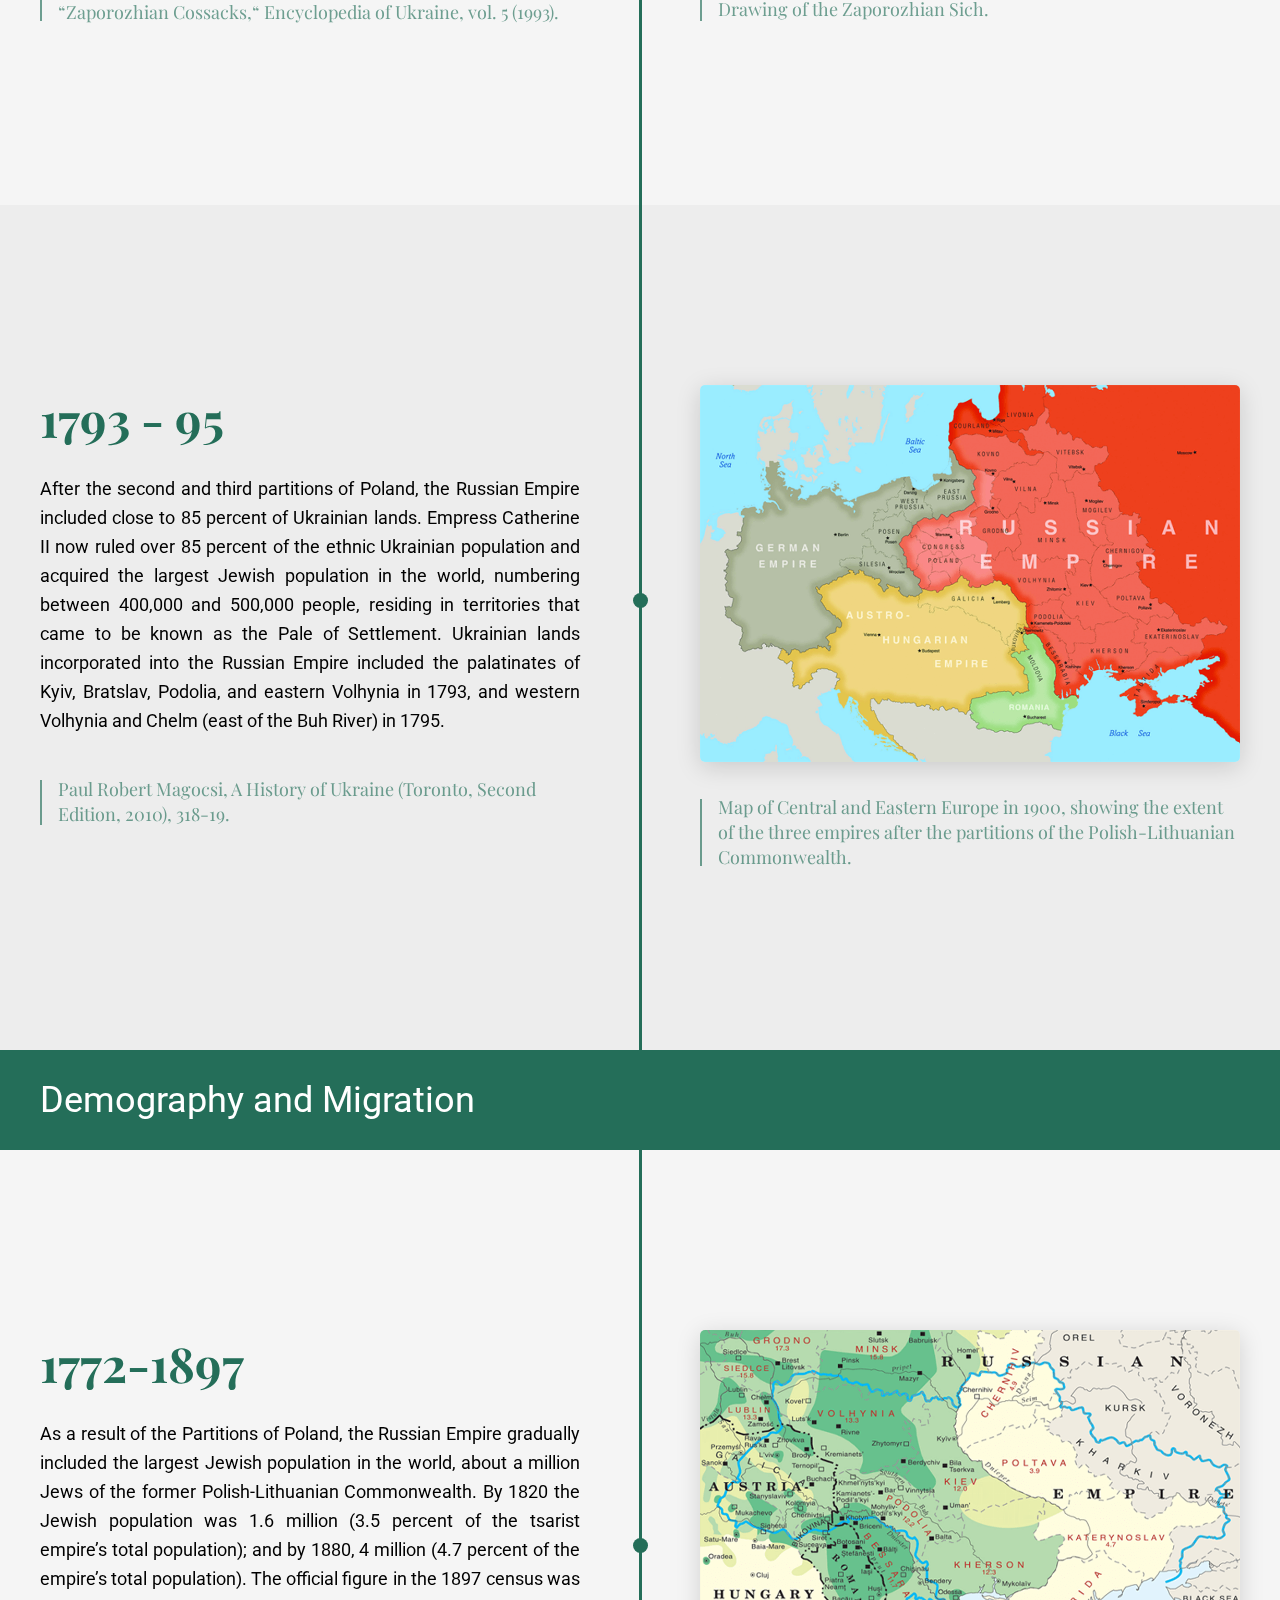
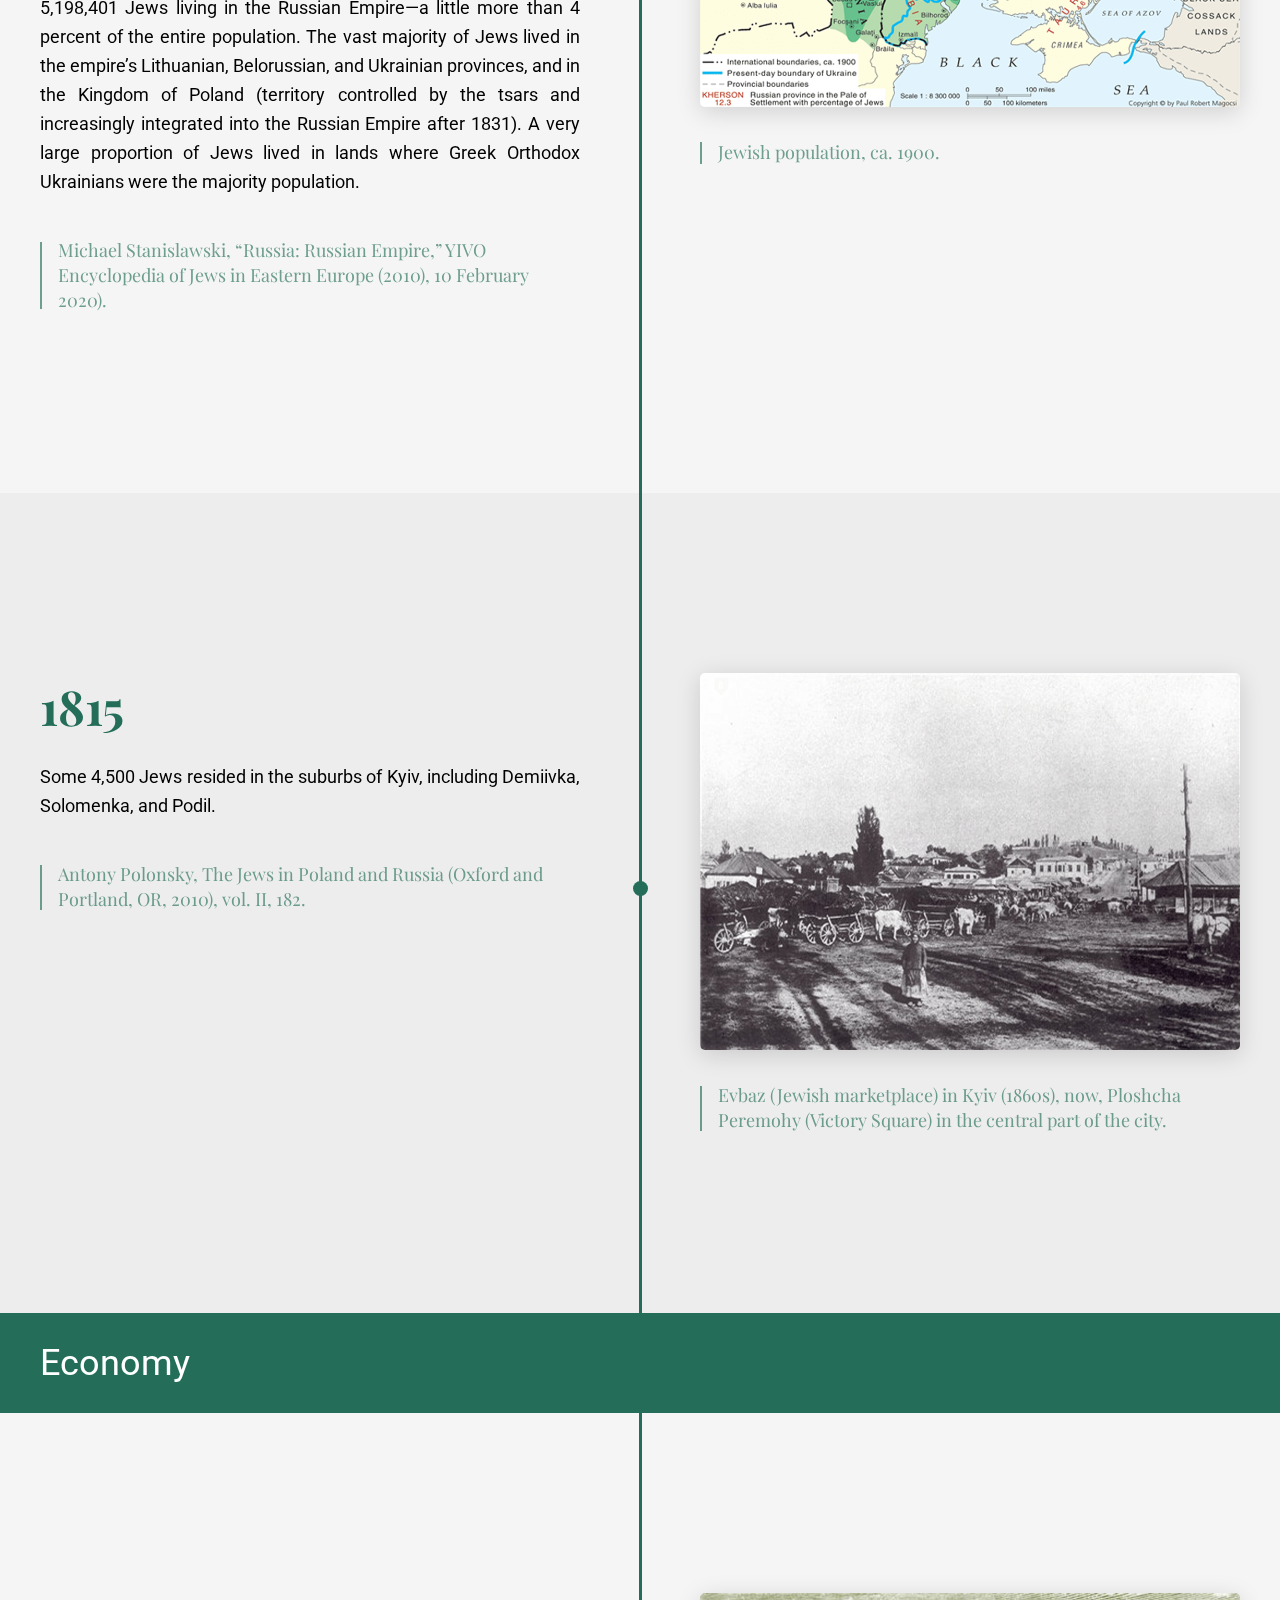
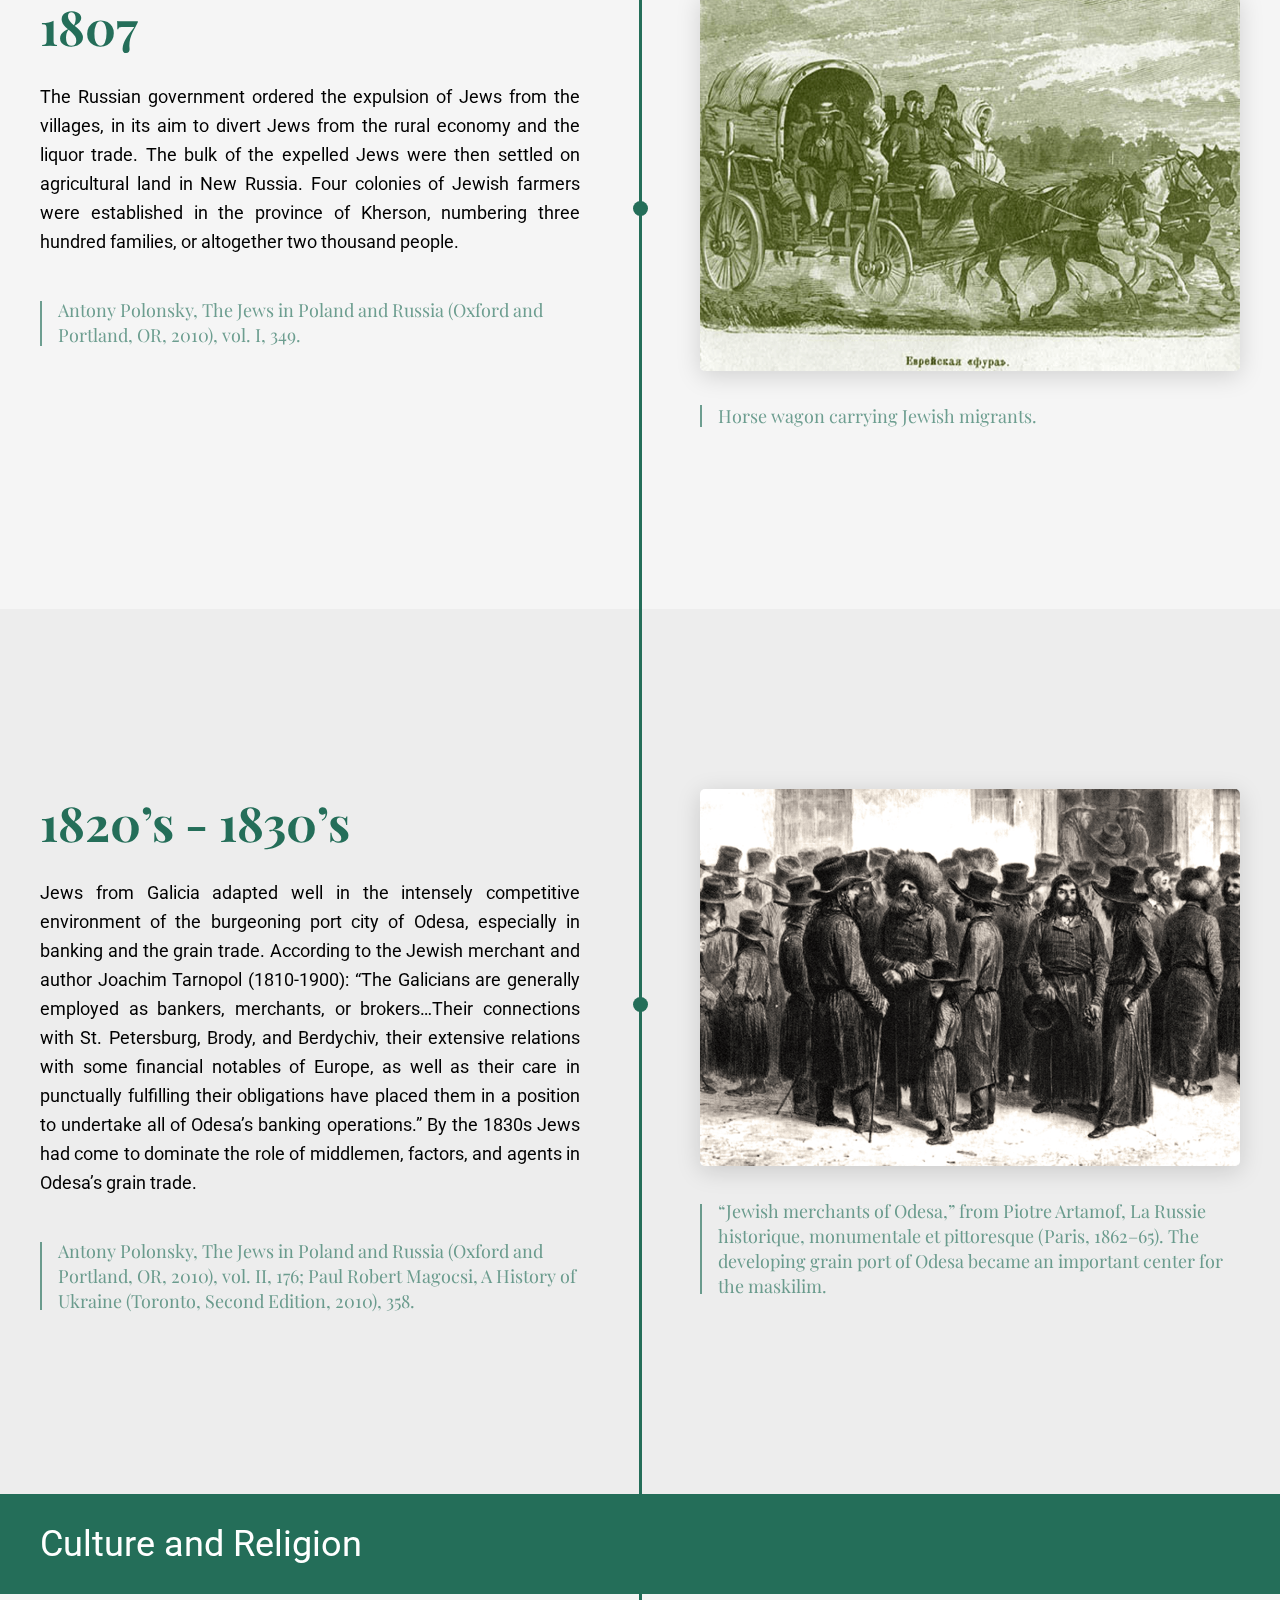
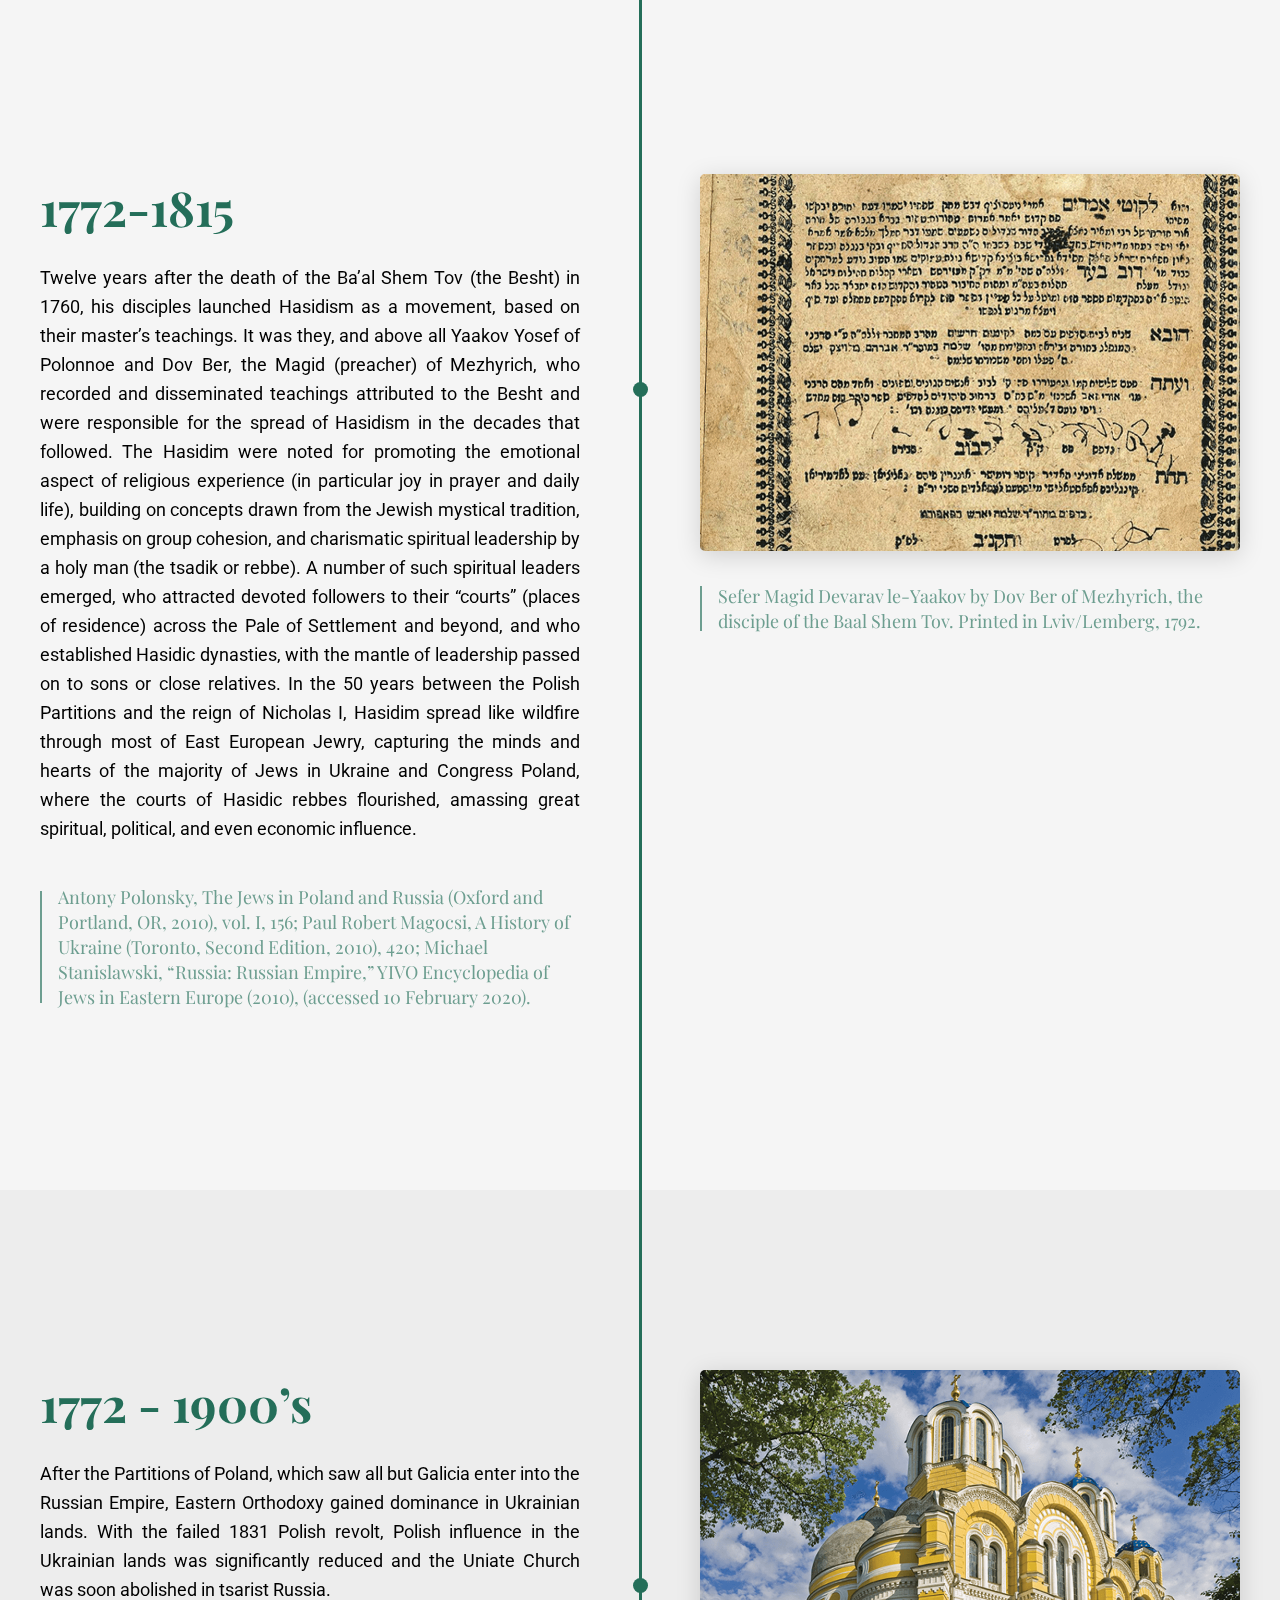
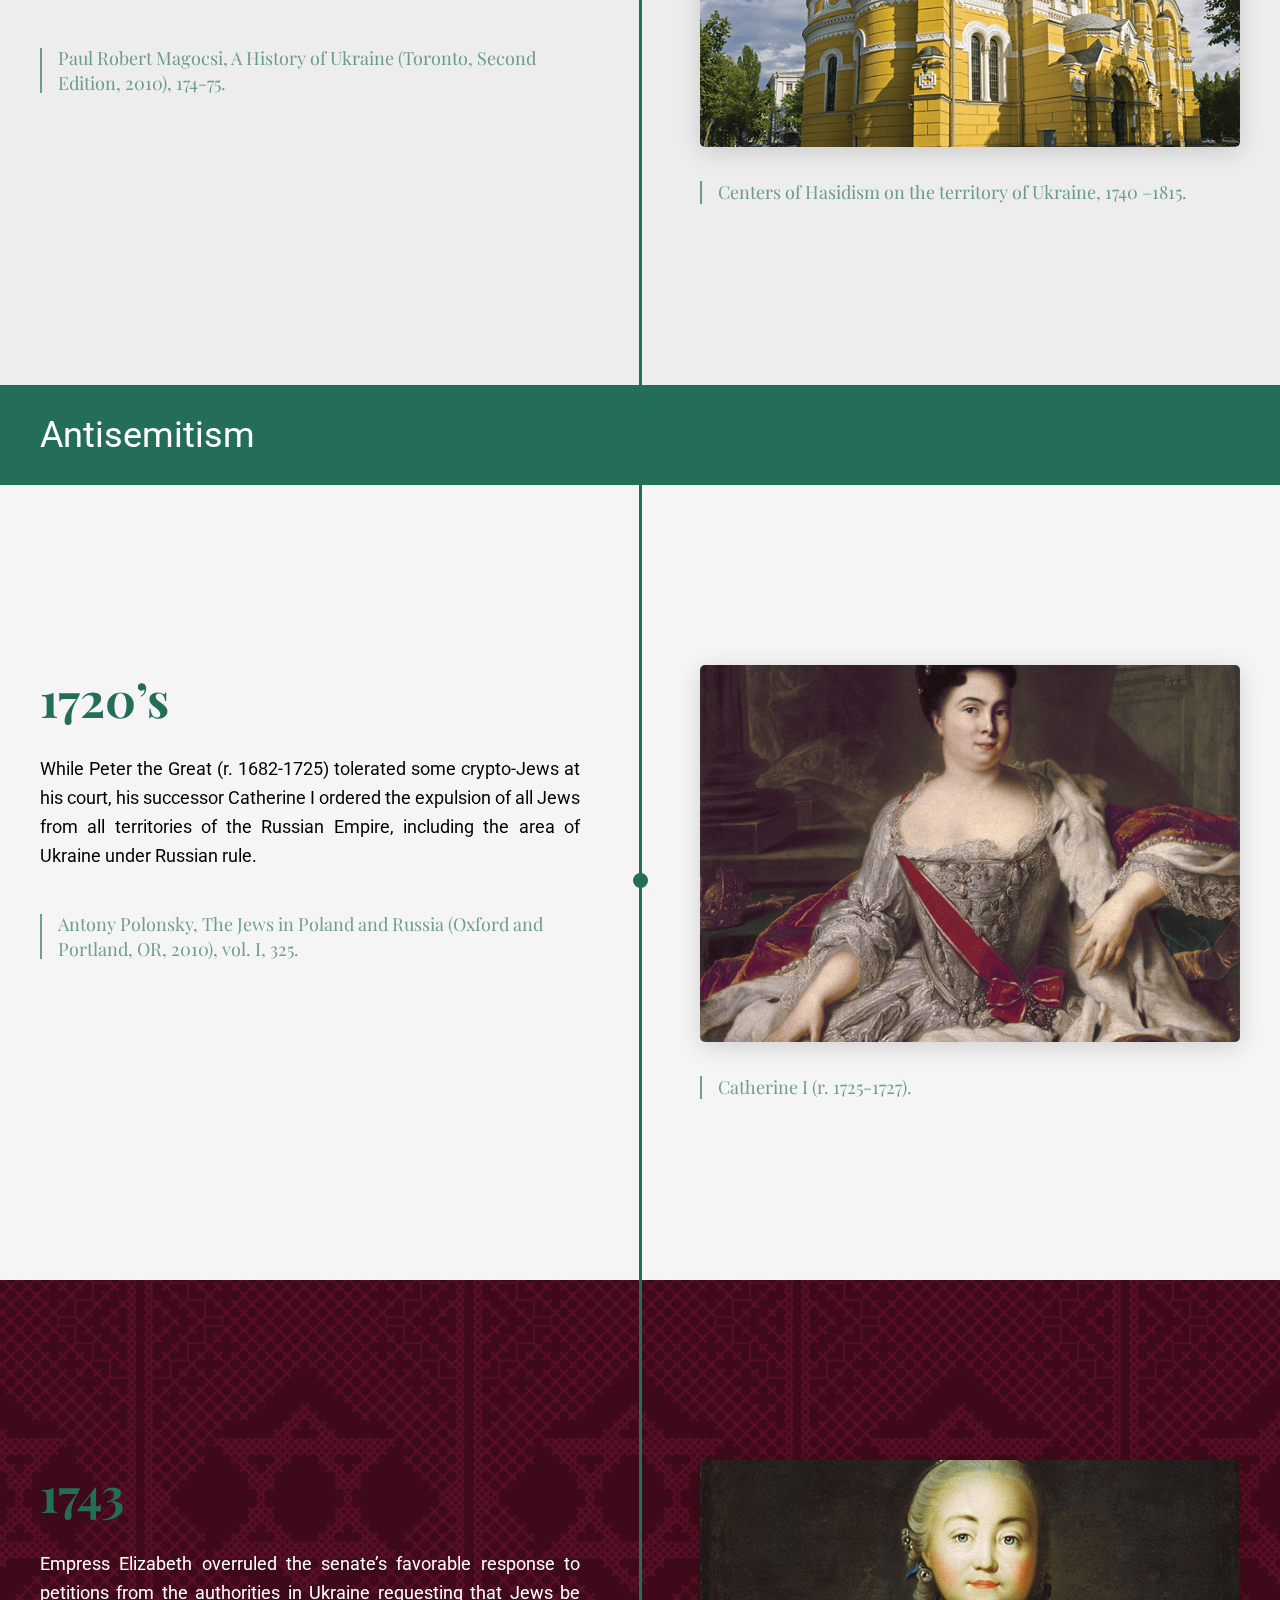
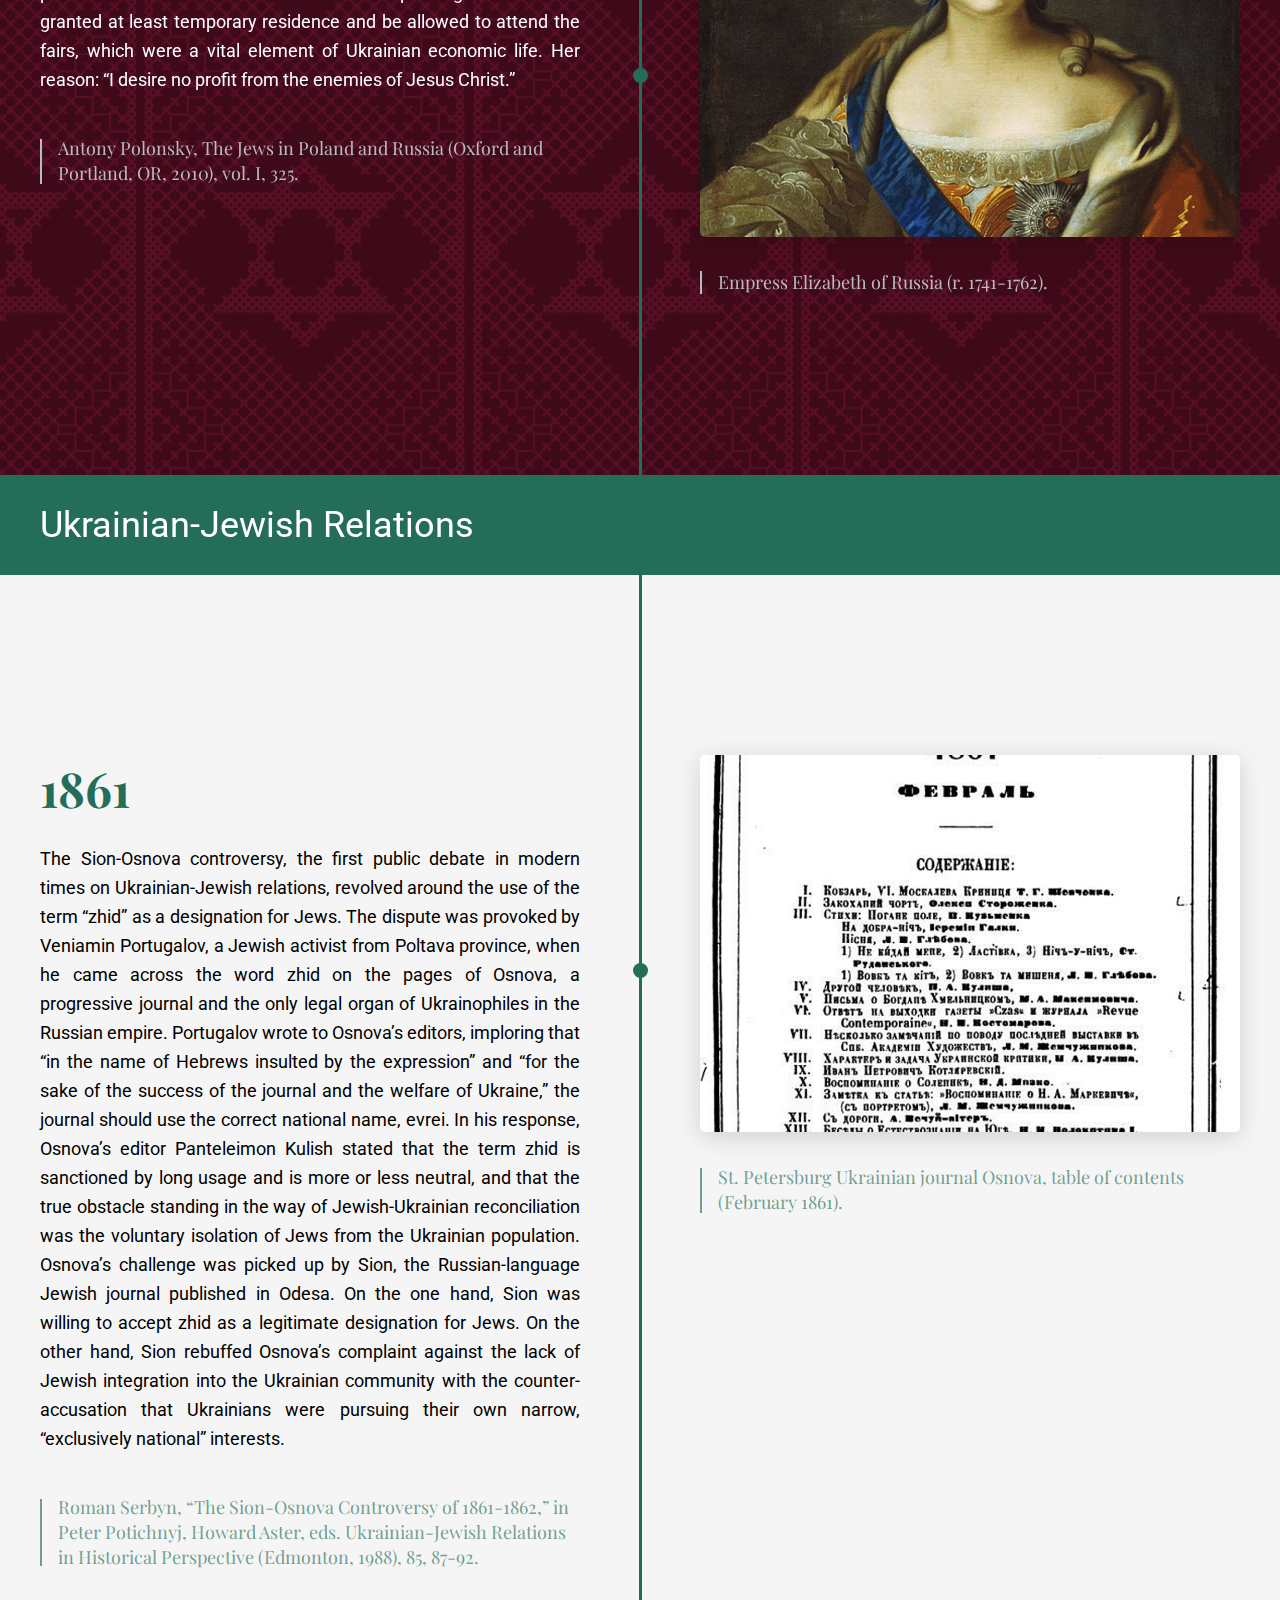
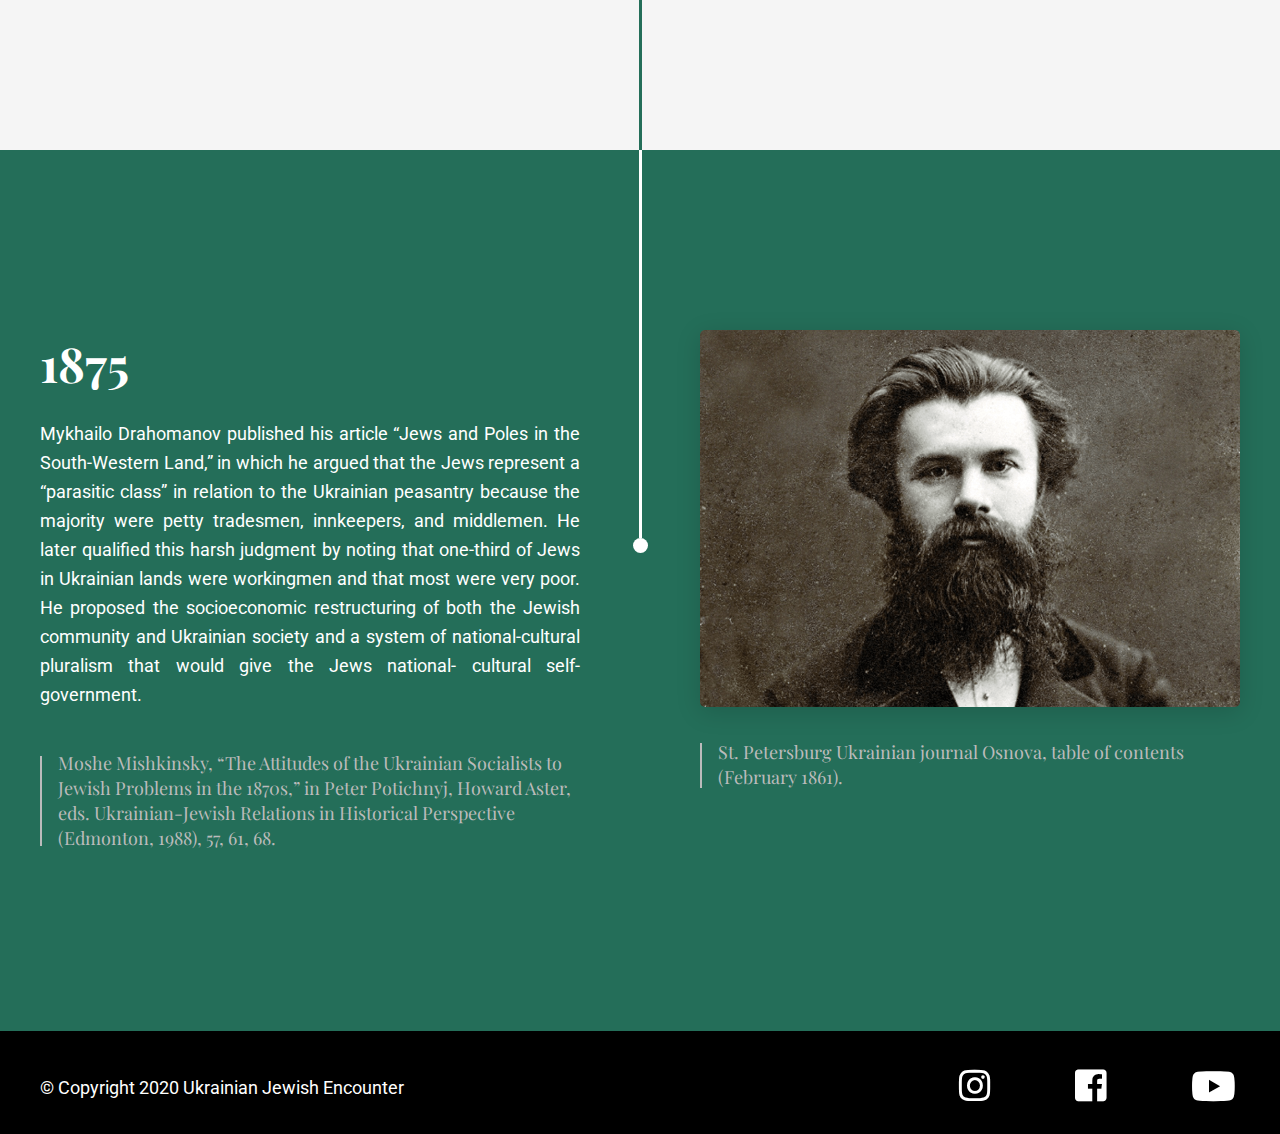
<file: selected5.html>
<!DOCTYPE html>
<html lang="en">
<head>

	<!-- Meta, Viewport & Title 
	================================================== -->
	<meta charset="utf-8">
	<meta http-equiv="X-UA-Compatible" content="IE=edge">
	<meta name="viewport" content="width=device-width, initial-scale=1">
	<!-- The above 3 meta tags *must* come first in the head; any other head content must come *after* these tags -->
	<title>UJE Timeline: From Antiquity to 1914</title>
	
	<!-- Styles
	================================================== -->
	<link href="css/main.css" rel="stylesheet">
	
	<!-- HTML5 shim and Respond.js for IE8 support of HTML5 elements and media queries -->
	<!-- WARNING: Respond.js doesn't work if you view the page via file:// -->
	<!--[if lt IE 9]>
	<script src="https://oss.maxcdn.com/html5shiv/3.7.2/html5shiv.min.js"></script>
	<script src="https://oss.maxcdn.com/respond/1.4.2/respond.min.js"></script>
	<![endif]-->
	
	<link rel="apple-touch-icon" sizes="57x57" href="fav/apple-icon-57x57.png">
	<link rel="apple-touch-icon" sizes="60x60" href="fav/apple-icon-60x60.png">
	<link rel="apple-touch-icon" sizes="72x72" href="fav/apple-icon-72x72.png">
	<link rel="apple-touch-icon" sizes="76x76" href="fav/apple-icon-76x76.png">
	<link rel="apple-touch-icon" sizes="114x114" href="fav/apple-icon-114x114.png">
	<link rel="apple-touch-icon" sizes="120x120" href="fav/apple-icon-120x120.png">
	<link rel="apple-touch-icon" sizes="144x144" href="fav/apple-icon-144x144.png">
	<link rel="apple-touch-icon" sizes="152x152" href="fav/apple-icon-152x152.png">
	<link rel="apple-touch-icon" sizes="180x180" href="fav/apple-icon-180x180.png">
	<link rel="icon" type="image/png" sizes="192x192" href="fav/android-icon-192x192.png">
	<link rel="icon" type="image/png" sizes="32x32" href="fav/favicon-32x32.png">
	<link rel="icon" type="image/png" sizes="96x96" href="fav/favicon-96x96.png">
	<link rel="icon" type="image/png" sizes="16x16" href="fav/favicon-16x16.png">
	<link rel="manifest" href="fav/manifest.json">
	<meta name="msapplication-TileColor" content="#ffffff">
	<meta name="msapplication-TileImage" content="fav/ms-icon-144x144.png">
	<meta name="theme-color" content="#ffffff">

</head>
<body>


<div class="color-box5" id="container-main">

<!-- Header - Main
===================== -->
<header id="header-main">
<div class="container">

	<div class="logo"><a href="index.html" title="UJE"><span class="logo-txt">UJE</span> <span class="timeline-txt">Timeline: From Antiquity to 1914</span></a></div>
	
	<div class="header-right">
		<div class="search-btn"><div class="icon"><span class="hidden">Search</span></div>
			<div class="search-form-box">
			<form role="search" aria-label="Search for:" method="get" class="search-form" action="http://103.9.170.115/~hensoldt/">
			<label for="search-form-1"><span class="screen-reader-text">Search for:</span><input type="search" id="search-form-1" class="search-field" placeholder="Search..." value="" name="s" /></label>
			<input type="submit" class="search-submit" value="Search" />
			</form>
			</div>
		</div>	
		
		<div class="menu-btn"><div class="icon-bar"><span></span></div></div>
		
		<div class="nav-offcanvas">
		<div class="nav-inn">
		
			<div class="main-menu">
			<ul>
			<li><a href="#">Main Menu Item</a></li>
			<li><a href="#">Main Menu Item</a></li>
			<li><a href="#">Main Menu Item</a></li>
			<li><a href="#">Main Menu Item</a></li>
			<li><a href="#">Main Menu Item</a></li>
			<li><a href="#">Main Menu Item</a></li>
			<li><a href="#">Main Menu Item</a></li>
			</ul>
			</div>
			
		</div>
		</div>
	</div>

</div>     
</header>


<!-- Content - Main
==================== -->
<main id="content-main">

<div class="banner-inner parallax-window" data-parallax="scroll" data-image-src="img/hero-2.jpg">
<div class="container">
	
	<aside>
	<h1>Ukrainian Lands in Tsarist Russia</h1>
	<div class="year">1770 - 1914</div>
	</aside>
	
	<div class="product-box">
	<div class="box-out">
	
		<div class="box">
		<div class="box-outer">
		<div class="box-inner">
		
			<div class="txt"><a href="#scroll-1">
			<p>Politics</p>
			</a></div>
			
		</div>
		</div>
		</div>
		
		<div class="box">
		<div class="box-outer">
		<div class="box-inner">
		
			<div class="txt"><a href="#scroll-2">
			<p>Demography and Migration</p>
			</a></div>
			
		</div>
		</div>
		</div>
		
		<div class="box">
		<div class="box-outer">
		<div class="box-inner">
		
			<div class="txt"><a href="#scroll-3">
			<p>Economy</p>
			</a></div>
			
		</div>
		</div>
		</div>
		
		<div class="box">
		<div class="box-outer">
		<div class="box-inner">
		
			<div class="txt"><a href="#scroll-4">
			<p>Culture and Religion</p>
			</a></div>
			
		</div>
		</div>
		</div>
		
		<div class="box">
		<div class="box-outer">
		<div class="box-inner">
		
			<div class="txt"><a href="#scroll-5">
			<p>Anti-Semitism</p>
			</a></div>
			
		</div>
		</div>
		</div>
		
		<div class="box">
		<div class="box-outer">
		<div class="box-inner">
		
			<div class="txt"><a href="#scroll-6">
			<p>Ukrainian-Jewish Relations</p>
			</a></div>
			
		</div>
		</div>
		</div>
	
	</div>
	</div>
	
</div>
</div>


<div class="row-content-out">

<div class="row-content" id="scroll-1">

	<div class="title-bar">
	<div class="container">
		<h2>Politics</h2>
	</div>
	</div>
	
	
	<div class="split-cont-out">
	
		<div class="split-cont">
		<div class="container">
		
			<div class="left-cl">
			<div class="year">1764 - 86</div>
			<p>Under Catherine II Russia expanded into Ukrainian lands through both military and diplomatic means. Russia progressively abolished and absorbed the Ukrainian Cossack (Hetman) state (1764 and 1782); acquired a swath of territory along Poland’s northeastern boundary in the First Partition of Poland (1772); took over the Zaporozhian Sich, the administrative and military center of the Zaporozhian Cossacks (1775); and eliminated the Crimean Khanate, annexing its territories (1783).</p>
			<div class="bottom-txt">Lev Okinshevych, Arkadii Zhukovsky, “Hetman state,” Encyclopedia of Ukraine, vol. 2 (1989); Arkadii Zhukovsky, “Zaporozhian Cossacks,“ Encyclopedia of Ukraine, vol. 5 (1993).</div>
			</div>
			
			<div class="right-cl">
			<div class="item overlay-1"><img src="img/photo-1.png" alt="photo-1" /></div>
			<div class="bottom-txt">Drawing of the Zaporozhian Sich.</div>
			<div class="slider-overlay" id="overlay-1">
			<div class="slider-out">
			<div class="slider-in">
			<div class="owl-carousel" id="item-slider1">
			<div class="figure"><img src="img/photo-1.png" alt="photo-1" /></div>	
			<div class="figure"><img src="img/photo-1.png" alt="photo-1" /></div>	
			<div class="figure"><img src="img/photo-1.png" alt="photo-1" /></div>	
			</div>
			</div>
			</div>
			</div>
			</div>
			
		</div>
		</div>
	
	
		<div class="split-cont">
		<div class="container">
			
			<div class="left-cl">
			<div class="year">1793 - 95</div>
			<p>After the second and third partitions of Poland, the Russian Empire included close to 85 percent of Ukrainian lands. Empress Catherine II now ruled over 85 percent of the ethnic Ukrainian population and acquired the largest Jewish population in the world, numbering between 400,000 and 500,000 people, residing in territories that came to be known as the Pale of Settlement. Ukrainian lands incorporated into the Russian Empire included the palatinates of Kyiv, Bratslav, Podolia, and eastern Volhynia in 1793, and western Volhynia and Chelm (east of the Buh River) in 1795.</p>
			<div class="bottom-txt">Paul Robert Magocsi, A History of Ukraine (Toronto, Second Edition, 2010), 318-19.</div>
			</div>
			
			<div class="right-cl">
			<div class="item overlay-2"><img src="img/photo-2.png" alt="photo-2" /></div>
			<div class="bottom-txt">Map of Central and Eastern Europe in 1900, showing the extent of the three empires after the partitions of the Polish-Lithuanian Commonwealth.</div>
			<div class="slider-overlay" id="overlay-2">
			<div class="slider-out">
			<div class="slider-in">
			<div class="owl-carousel" id="item-slider2">
			<div class="figure"><img src="img/photo-2.png" alt="photo-2" /></div>	
			<div class="figure"><img src="img/photo-2.png" alt="photo-2" /></div>	
			<div class="figure"><img src="img/photo-2.png" alt="photo-2" /></div>	
			</div>
			</div>
			</div>
			</div>				
			</div>
			</div>
			
		</div>
		
	</div>
		
</div>		
		
		
<div class="row-content" id="scroll-2">

	<div class="title-bar">
	<div class="container">
		<h2>Demography and Migration</h2>
	</div>
	</div>
		
		
	<div class="split-cont-out">
	
		<div class="split-cont">
		<div class="container">
			
			<div class="left-cl">
			<div class="year">1772-1897</div>
			<p>As a result of the Partitions of Poland, the Russian Empire gradually included the largest Jewish population in the world, about a million Jews of the former Polish-Lithuanian Commonwealth. By 1820 the Jewish population was 1.6 million (3.5 percent of the tsarist empire’s total population); and by 1880, 4 million (4.7 percent of the empire’s total population). The official figure in the 1897 census was 5,198,401 Jews living in the Russian Empire—a little more than 4 percent of the entire population. The vast majority of Jews lived in the empire’s Lithuanian, Belorussian, and Ukrainian provinces, and in the Kingdom of Poland (territory controlled by the tsars and increasingly integrated into the Russian Empire after 1831). A very large proportion of Jews lived in lands where Greek Orthodox Ukrainians were the majority population.</p>
			<div class="bottom-txt">Michael Stanislawski, “Russia: Russian Empire,” YIVO Encyclopedia of Jews in Eastern Europe (2010), 10 February 2020).</div>
			</div>
			
			<div class="right-cl">
			<div class="item overlay-3"><img src="img/photo-3.png" alt="photo-3" /></div>
			<div class="bottom-txt">Jewish population, ca. 1900.</div>
			<div class="slider-overlay" id="overlay-3">
			<div class="slider-out">
			<div class="slider-in">
			<div class="owl-carousel" id="item-slider3">
			<div class="figure"><img src="img/photo-3.png" alt="photo-3" /></div>	
			<div class="figure"><img src="img/photo-3.png" alt="photo-3" /></div>	
			<div class="figure"><img src="img/photo-3.png" alt="photo-3" /></div>	
			</div>
			</div>
			</div>
			</div>		
			</div>
			
		</div>
		</div>
			
			
		<div class="split-cont">
		<div class="container">
			
			<div class="left-cl">
			<div class="year">1815</div>
			<p>Some 4,500 Jews resided in the suburbs of Kyiv, including Demiivka, Solomenka, and Podil.</p>
			<div class="bottom-txt">Antony Polonsky, The Jews in Poland and Russia (Oxford and Portland, OR, 2010), vol. II, 182.</div>
			</div>
			
			<div class="right-cl">
			<div class="item overlay-4"><img src="img/photo-4.png" alt="photo-4" /></div>
			<div class="bottom-txt">Evbaz (Jewish marketplace) in Kyiv (1860s), now, Ploshcha Peremohy (Victory Square) in the central part of the city.</div>
			<div class="slider-overlay" id="overlay-4">
			<div class="slider-out">
			<div class="slider-in">
			<div class="owl-carousel" id="item-slider4">
			<div class="figure"><img src="img/photo-4.png" alt="photo-4" /></div>	
			<div class="figure"><img src="img/photo-4.png" alt="photo-4" /></div>	
			<div class="figure"><img src="img/photo-4.png" alt="photo-4" /></div>	
			</div>
			</div>
			</div>
			</div>
			</div>
			
		</div>
		</div>
		
	</div>
		
</div>		
		
		
<div class="row-content" id="scroll-3">

	<div class="title-bar">
	<div class="container">
		<h2>Economy</h2>
	</div>
	</div>
		
	<div class="split-cont-out">
		
		<div class="split-cont">
		<div class="container">
			
			<div class="left-cl">
			<div class="year">1807</div>
			<p>The Russian government ordered the expulsion of Jews from the villages, in its aim to divert Jews from the rural economy and the liquor trade. The bulk of the expelled Jews were then settled on agricultural land in New Russia. Four colonies of Jewish farmers were established in the province of Kherson, numbering three hundred families, or altogether two thousand people.</p>
			<div class="bottom-txt">Antony Polonsky, The Jews in Poland and Russia (Oxford and Portland, OR, 2010), vol. I, 349.</div>
			</div>
			
			<div class="right-cl">
			<div class="item overlay-5"><img src="img/photo-5.png" alt="photo-5" /></div>
			<div class="bottom-txt">Horse wagon carrying Jewish migrants.</div>
			<div class="slider-overlay" id="overlay-5">
			<div class="slider-out">
			<div class="slider-in">
			<div class="owl-carousel" id="item-slider5">
			<div class="figure"><img src="img/photo-5.png" alt="photo-5" /></div>	
			<div class="figure"><img src="img/photo-5.png" alt="photo-5" /></div>	
			<div class="figure"><img src="img/photo-5.png" alt="photo-5" /></div>	
			</div>
			</div>
			</div>
			</div>
			</div>
			
		</div>
		</div>
			
			
		<div class="split-cont">
		<div class="container">
			
			<div class="left-cl">
			<div class="year">1820’s - 1830’s</div>
			<p>Jews from Galicia adapted well in the intensely competitive environment of the burgeoning port city of Odesa, especially in banking and the grain trade. According to the Jewish merchant and author Joachim Tarnopol (1810-1900): “The Galicians are generally employed as bankers, merchants, or brokers…Their connections with St. Petersburg, Brody, and Berdychiv, their extensive relations with some financial notables of Europe, as well as their care in punctually fulfilling their obligations have placed them in a position to undertake all of Odesa’s banking operations.” By the 1830s Jews had come to dominate the role of middlemen, factors, and agents in Odesa’s grain trade.</p>
			<div class="bottom-txt">Antony Polonsky, The Jews in Poland and Russia (Oxford and Portland, OR, 2010), vol. II, 176; Paul Robert Magocsi, A History of Ukraine (Toronto, Second Edition, 2010), 358.</div>
			</div>
			
			<div class="right-cl">
			<div class="item overlay-6"><img src="img/photo-6.png" alt="photo-6" /></div>
			<div class="bottom-txt">“Jewish merchants of Odesa,” from Piotre Artamof, La Russie historique, monumentale et pittoresque (Paris, 1862–65). The developing grain port of Odesa became an important center for the maskilim.</div>			
			<div class="slider-overlay" id="overlay-6">
			<div class="slider-out">
			<div class="slider-in">
			<div class="owl-carousel" id="item-slider6">
			<div class="figure"><img src="img/photo-6.png" alt="photo-6" /></div>	
			<div class="figure"><img src="img/photo-6.png" alt="photo-6" /></div>	
			<div class="figure"><img src="img/photo-6.png" alt="photo-6" /></div>	
			</div>
			</div>
			</div>
			</div>
			</div>
			
		</div>
		</div>
		
	</div>
		
</div>
		
		
<div class="row-content" id="scroll-4">

	<div class="title-bar">
	<div class="container">
		<h2>Culture and Religion</h2>
	</div>
	</div>
	
		
	<div class="split-cont-out">
		
		<div class="split-cont">
		<div class="container">
			
			<div class="left-cl">
			<div class="year">1772-1815</div>
			<p>Twelve years after the death of the Ba’al Shem Tov (the Besht) in 1760, his disciples launched Hasidism as a movement, based on their master’s teachings. It was they, and above all Yaakov Yosef of Polonnoe and Dov Ber, the Magid (preacher) of Mezhyrich, who recorded and disseminated teachings attributed to the Besht and were responsible for the spread of Hasidism in the decades that followed. The Hasidim were noted for promoting the emotional aspect of religious experience (in particular joy in prayer and daily life), building on concepts drawn from the Jewish mystical tradition, emphasis on group cohesion, and charismatic spiritual leadership by a holy man (the tsadik or rebbe). A number of such spiritual leaders emerged, who attracted devoted followers to their “courts” (places of residence) across the Pale of Settlement and beyond, and who established Hasidic dynasties, with the mantle of leadership passed on to sons or close relatives. In the 50 years between the Polish Partitions and the reign of Nicholas I, Hasidim spread like wildfire through most of East European Jewry, capturing the minds and hearts of the majority of Jews in Ukraine and Congress Poland, where the courts of Hasidic rebbes flourished, amassing great spiritual, political, and even economic influence.</p>
			<div class="bottom-txt">Antony Polonsky, The Jews in Poland and Russia (Oxford and Portland, OR, 2010), vol. I, 156; Paul Robert Magocsi, A History of Ukraine (Toronto, Second Edition, 2010), 420; Michael Stanislawski, “Russia: Russian Empire,” YIVO Encyclopedia of Jews in Eastern Europe (2010), (accessed 10 February 2020).</div>
			</div>
			
			<div class="right-cl">
			<div class="item overlay-7"><img src="img/photo-7.png" alt="photo-7" /></div>
			<div class="bottom-txt">Sefer Magid Devarav le-Yaakov by Dov Ber of Mezhyrich, the disciple of the Baal Shem Tov. Printed in Lviv/Lemberg, 1792.</div>		
			<div class="slider-overlay" id="overlay-7">
			<div class="slider-out">
			<div class="slider-in">
			<div class="owl-carousel" id="item-slider7">
			<div class="figure"><img src="img/photo-7.png" alt="photo-7" /></div>	
			<div class="figure"><img src="img/photo-7.png" alt="photo-7" /></div>	
			<div class="figure"><img src="img/photo-7.png" alt="photo-7" /></div>	
			</div>
			</div>
			</div>
			</div>
			</div>
			
		</div>
		</div>	
			
			
		<div class="split-cont">
		<div class="container">
			
			<div class="left-cl">
			<div class="year">1772 - 1900’s</div>
			<p>After the Partitions of Poland, which saw all but Galicia enter into the Russian Empire, Eastern Orthodoxy gained dominance in Ukrainian lands. With the failed 1831 Polish revolt, Polish influence in the Ukrainian lands was significantly reduced and the Uniate Church was soon abolished in tsarist Russia.</p>
			<div class="bottom-txt">Paul Robert Magocsi, A History of Ukraine (Toronto, Second Edition, 2010), 174-75.</div>
			</div>
			
			<div class="right-cl">
			<div class="item overlay-8"><img src="img/photo-8.png" alt="photo-8" /></div>
			<div class="bottom-txt">Centers of Hasidism on the territory of Ukraine, 1740 –1815.</div>
			<div class="slider-overlay" id="overlay-8">
			<div class="slider-out">
			<div class="slider-in">
			<div class="owl-carousel" id="item-slider8">
			<div class="figure"><img src="img/photo-8.png" alt="photo-8" /></div>	
			<div class="figure"><img src="img/photo-8.png" alt="photo-8" /></div>	
			<div class="figure"><img src="img/photo-8.png" alt="photo-8" /></div>	
			</div>
			</div>
			</div>
			</div>
			</div>
			
		</div>
		</div>
		
	</div>
		
</div>
		
		
<div class="row-content" id="scroll-5">

	<div class="title-bar">
	<div class="container">
		<h2>Antisemitism</h2>
	</div>
	</div>
	
		
	<div class="split-cont-out">
		
		<div class="split-cont">
		<div class="container">
			
			<div class="left-cl">
			<div class="year">1720’s</div>
			<p>While Peter the Great (r. 1682-1725) tolerated some crypto-Jews at his court, his successor Catherine I ordered the expulsion of all Jews from all territories of the Russian Empire, including the area of Ukraine under Russian rule.</p>
			<div class="bottom-txt">Antony Polonsky, The Jews in Poland and Russia (Oxford and Portland, OR, 2010), vol. I, 325.</div>
			</div>
			
			<div class="right-cl">
			<div class="item overlay-9"><img src="img/photo-9.png" alt="photo-9" /></div>
			<div class="bottom-txt">Catherine I (r. 1725-1727).</div>
			<div class="slider-overlay" id="overlay-9">
			<div class="slider-out">
			<div class="slider-in">
			<div class="owl-carousel" id="item-slider9">
			<div class="figure"><img src="img/photo-9.png" alt="photo-9" /></div>	
			<div class="figure"><img src="img/photo-9.png" alt="photo-9" /></div>	
			<div class="figure"><img src="img/photo-9.png" alt="photo-9" /></div>	
			</div>
			</div>
			</div>
			</div>
			</div>
			
		</div>
		</div>
		
			
		<div class="split-cont red-bg">
		<div class="container">
			
			<div class="left-cl">
			<div class="year">1743</div>
			<p>Empress Elizabeth overruled the senate’s favorable response to petitions from the authorities in Ukraine requesting that Jews be granted at least temporary residence and be allowed to attend the fairs, which were a vital element of Ukrainian economic life. Her reason: “I desire no profit from the enemies of Jesus Christ.”</p>
			<div class="bottom-txt">Antony Polonsky, The Jews in Poland and Russia (Oxford and Portland, OR, 2010), vol. I, 325.</div>
			</div>
			
			<div class="right-cl">
			<div class="item overlay-10"><img src="img/photo-10.png" alt="photo-10" /></div>
			<div class="bottom-txt">Empress Elizabeth of Russia (r. 1741-1762).</div>
			<div class="slider-overlay" id="overlay-10">
			<div class="slider-out">
			<div class="slider-in">
			<div class="owl-carousel" id="item-slider10">
			<div class="figure"><img src="img/photo-10.png" alt="photo-10" /></div>	
			<div class="figure"><img src="img/photo-10.png" alt="photo-10" /></div>	
			<div class="figure"><img src="img/photo-10.png" alt="photo-10" /></div>	
			</div>
			</div>
			</div>
			</div>
			</div>
			
		</div>
		</div>
		
	</div>
		
</div>		
		
		
<div class="row-content" id="scroll-6">

	<div class="title-bar">
	<div class="container">
		<h2>Ukrainian-Jewish Relations</h2>
	</div>
	</div>
	
		
	<div class="split-cont-out">
		
		<div class="split-cont">
		<div class="container">
			
			<div class="left-cl">
			<div class="year">1861</div>
			<p>The Sion-Osnova controversy, the first public debate in modern times on Ukrainian-Jewish relations, revolved around the use of the term “zhid” as a designation for Jews. The dispute was provoked by Veniamin Portugalov, a Jewish activist from Poltava province, when he came across the word zhid on the pages of Osnova, a progressive journal and the only legal organ of Ukrainophiles in the Russian empire. Portugalov wrote to Osnova’s editors, imploring that “in the name of Hebrews insulted by the expression” and “for the sake of the success of the journal and the welfare of Ukraine,” the journal should use the correct national name, evrei. In his response, Osnova’s editor Panteleimon Kulish stated that the term zhid is sanctioned by long usage and is more or less neutral, and that the true obstacle standing in the way of Jewish-Ukrainian reconciliation was the voluntary isolation of Jews from the Ukrainian population. Osnova’s challenge was picked up by Sion, the Russian-language Jewish journal published in Odesa. On the one hand, Sion was willing to accept zhid as a legitimate designation for Jews. On the other hand, Sion rebuffed Osnova’s complaint against the lack of Jewish integration into the Ukrainian community with the counter-accusation that Ukrainians were pursuing their own narrow, “exclusively national” interests.</p>
			<div class="bottom-txt">Roman Serbyn, “The Sion-Osnova Controversy of 1861-1862,” in Peter Potichnyj, Howard Aster, eds. Ukrainian-Jewish Relations in Historical Perspective (Edmonton, 1988), 85, 87-92.</div>
			</div>
			
			<div class="right-cl">
			<div class="item overlay-11"><img src="img/photo-11.png" alt="photo-11" /></div>
			<div class="bottom-txt">St. Petersburg Ukrainian journal Osnova, table of contents (February 1861).</div>
			<div class="slider-overlay" id="overlay-11">
			<div class="slider-out">
			<div class="slider-in">
			<div class="owl-carousel" id="item-slider11">
			<div class="figure"><img src="img/photo-11.png" alt="photo-11" /></div>	
			<div class="figure"><img src="img/photo-11.png" alt="photo-11" /></div>	
			<div class="figure"><img src="img/photo-11.png" alt="photo-11" /></div>	
			</div>
			</div>
			</div>
			</div>
			</div>
			
		</div>
		</div>
			
			
		<div class="split-cont red-bg2">
		<div class="container">
			
			<div class="left-cl">
			<div class="year">1875</div>
			<p>Mykhailo Drahomanov published his article “Jews and Poles in the South-Western Land,” in which he argued that the Jews represent a “parasitic class” in relation to the Ukrainian peasantry because the majority were petty tradesmen, innkeepers, and middlemen. He later qualified this harsh judgment by noting that one-third of Jews in Ukrainian lands were workingmen and that most were very poor. He proposed the socioeconomic restructuring of both the Jewish community and Ukrainian society and a system of national-cultural pluralism that would give the Jews national- cultural self-government.</p>
			<div class="bottom-txt">Moshe Mishkinsky, “The Attitudes of the Ukrainian Socialists to Jewish Problems in the 1870s,” in Peter Potichnyj, Howard Aster, eds. Ukrainian-Jewish Relations in Historical Perspective (Edmonton, 1988), 57, 61, 68.</div>
			</div>
			
			<div class="right-cl">
			<div class="item overlay-12"><img src="img/photo-12.png" alt="photo-12" /></div>
			<div class="bottom-txt">St. Petersburg Ukrainian journal Osnova, table of contents (February 1861).</div>
			<div class="slider-overlay" id="overlay-12">
			<div class="slider-out">
			<div class="slider-in">
			<div class="owl-carousel" id="item-slider12">
			<div class="figure"><img src="img/photo-12.png" alt="photo-12" /></div>	
			<div class="figure"><img src="img/photo-12.png" alt="photo-12" /></div>	
			<div class="figure"><img src="img/photo-12.png" alt="photo-12" /></div>	
			</div>
			</div>
			</div>
			</div>
			</div>
			
		</div>
		</div>
		
	</div>
		
</div>
		
</div>

</main>


<!-- Footer - Main
===================== -->
<footer id="footer-main">
<div class="container">
	
	<div class="copyrights">&copy; Copyright 2020 Ukrainian Jewish Encounter</div>
	
	<div class="social-links">
	<ul>
	<li><a href="#" class="fab fa-instagram"><span class="hidden">Instagram</span></a></li>
	<li><a href="#" class="fab fa-facebook-square"><span class="hidden">Facebook</span></a></li>
	<li><a href="#" class="fab fa-youtube"><span class="hidden">Youtube</span></a></li>
	</ul>
	</div>
	
</div>
</footer>

</div>
	
	
	<!-- Scripts
	======================================= -->
	<script src="js/modernizr.js"></script>
	<script src="js/jquery.min.js"></script>
	<script src="js/owl.carousel.js"></script>
	<script src="js/parallax.js"></script>
	<script src="js/custom.js"></script>
	

</body>
</html>
</file>
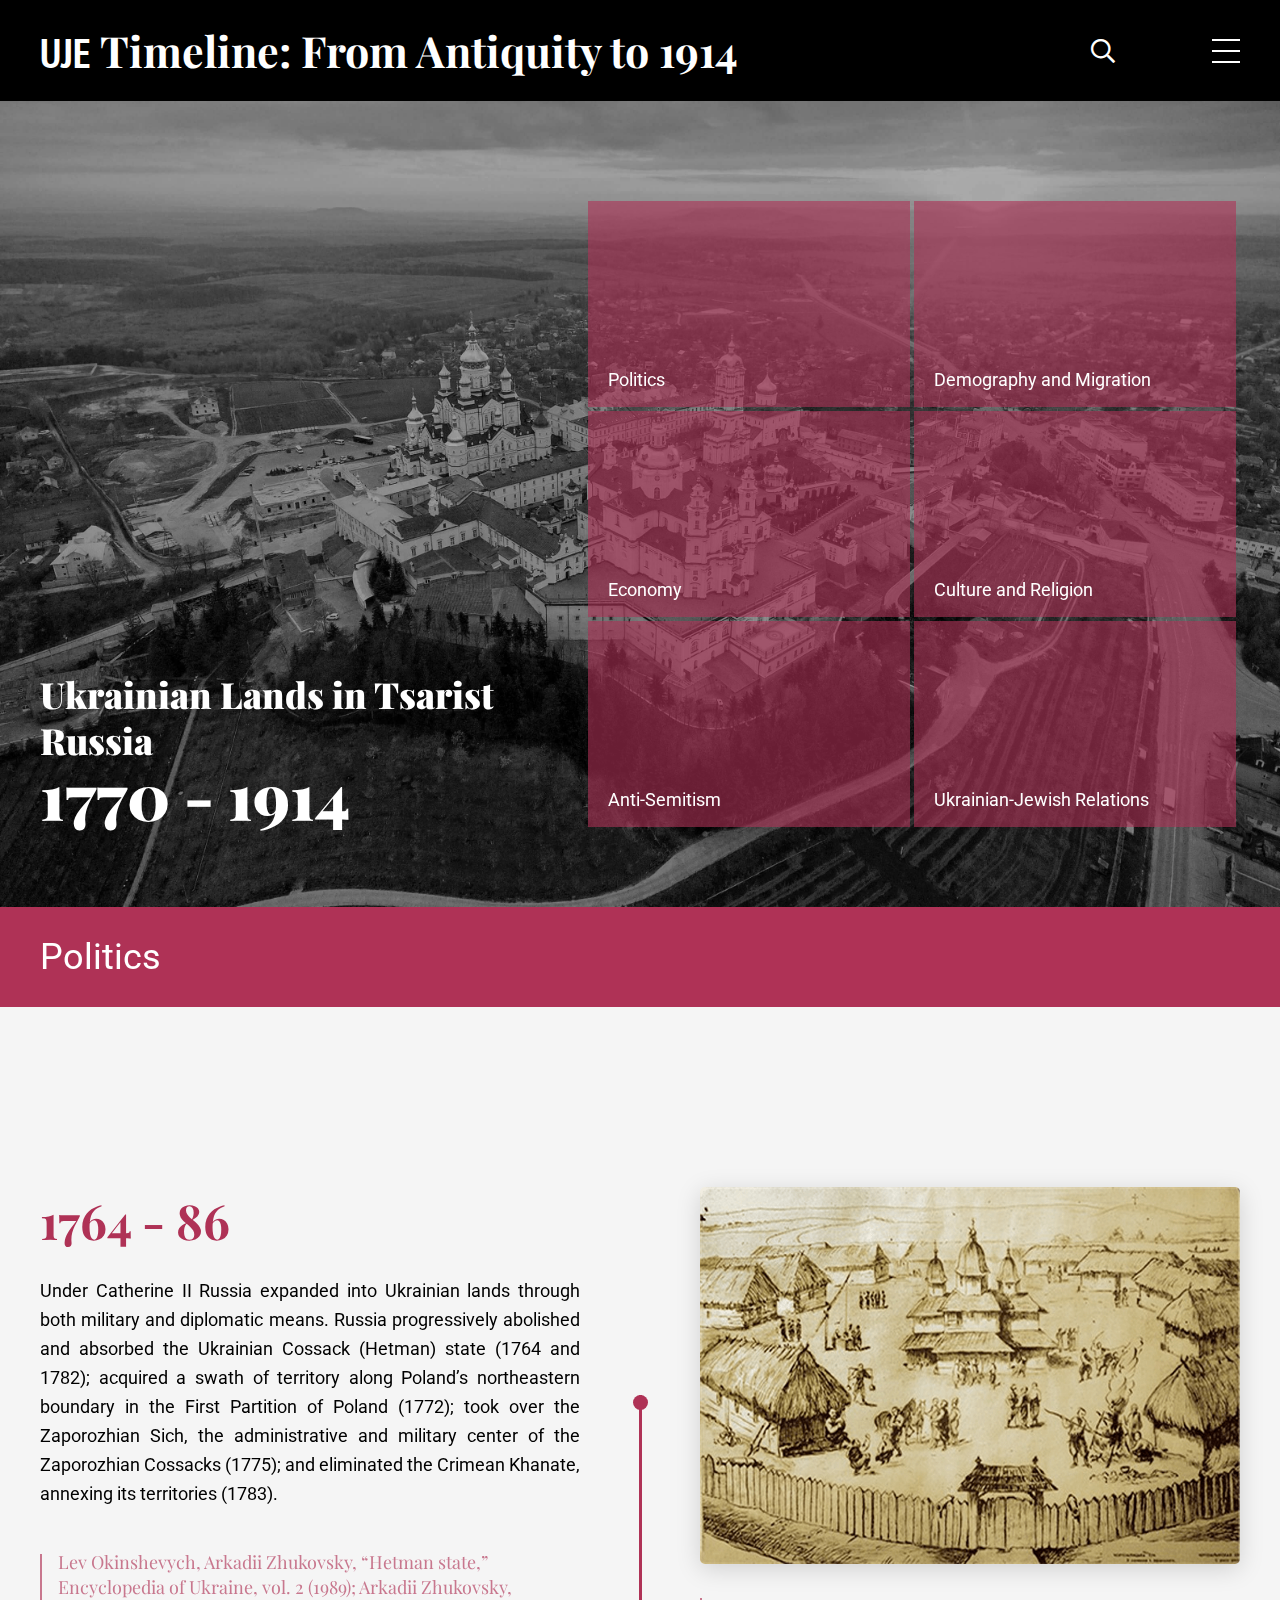
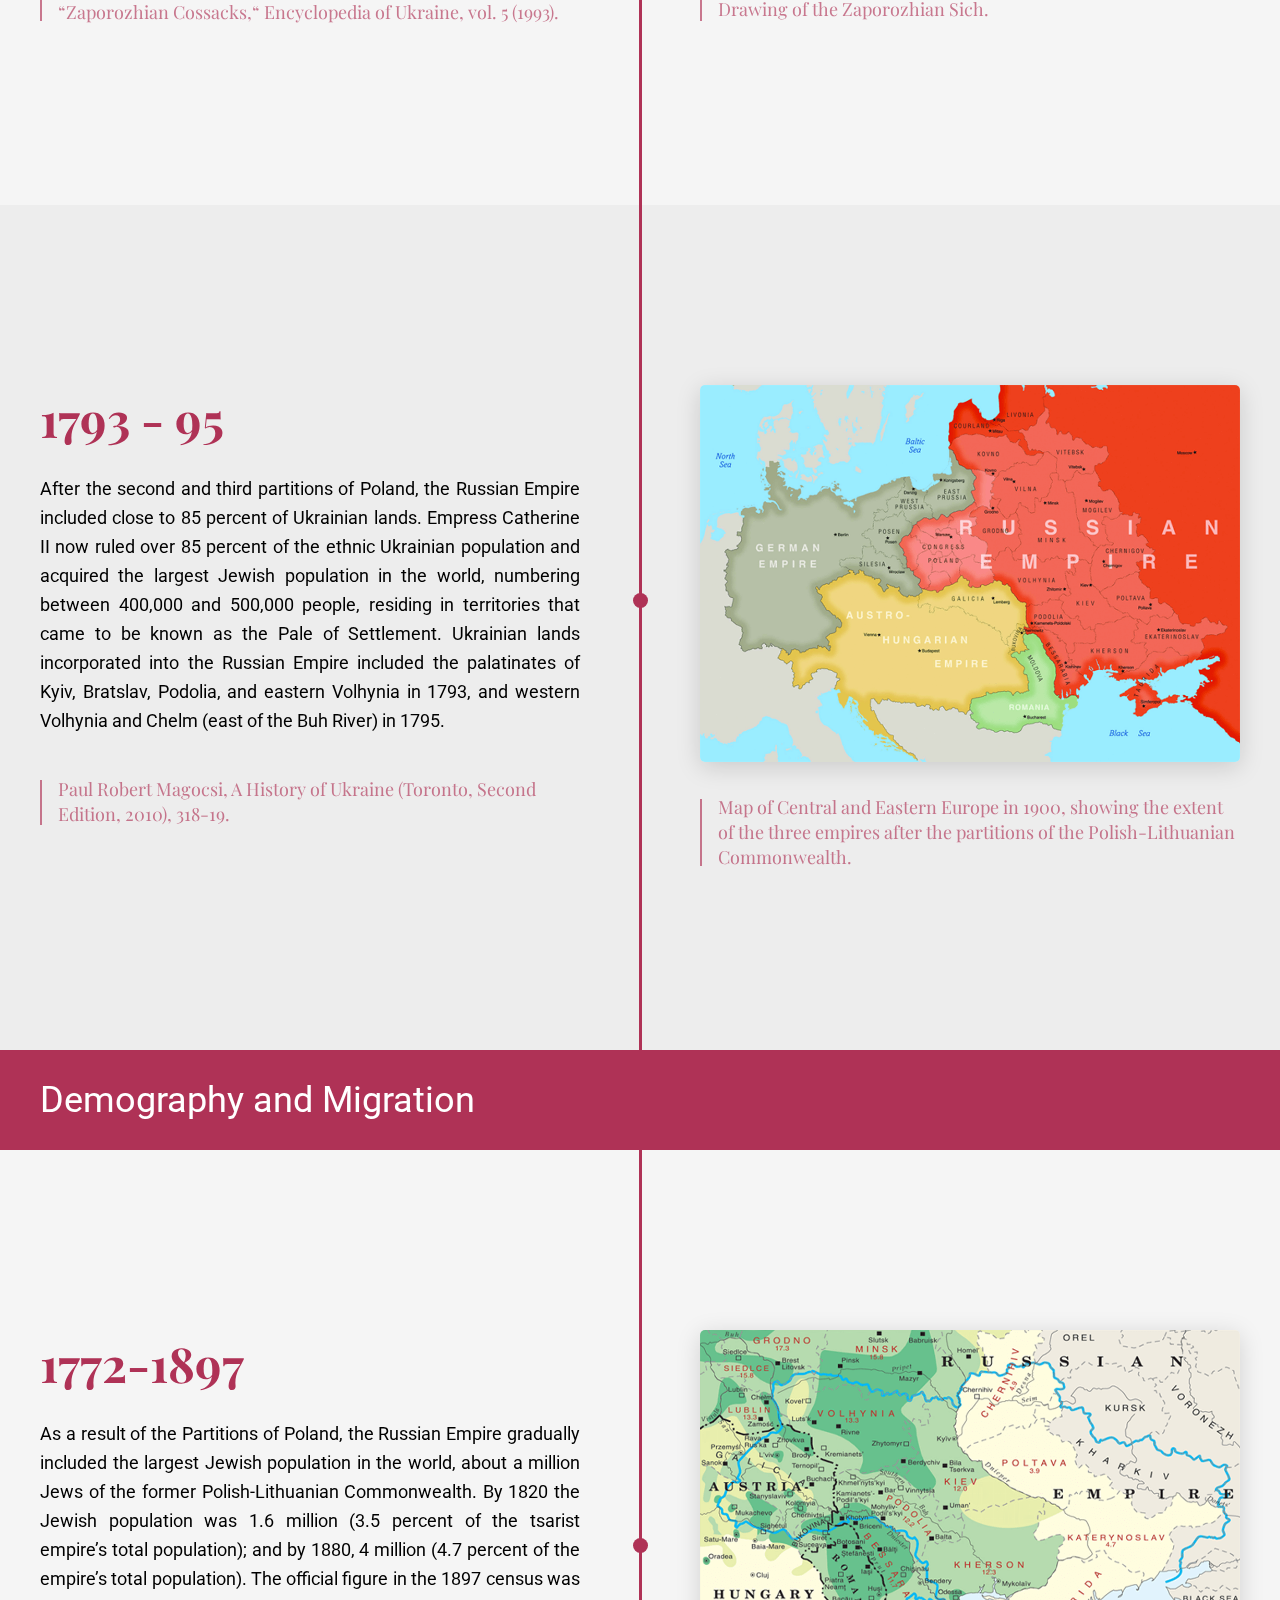
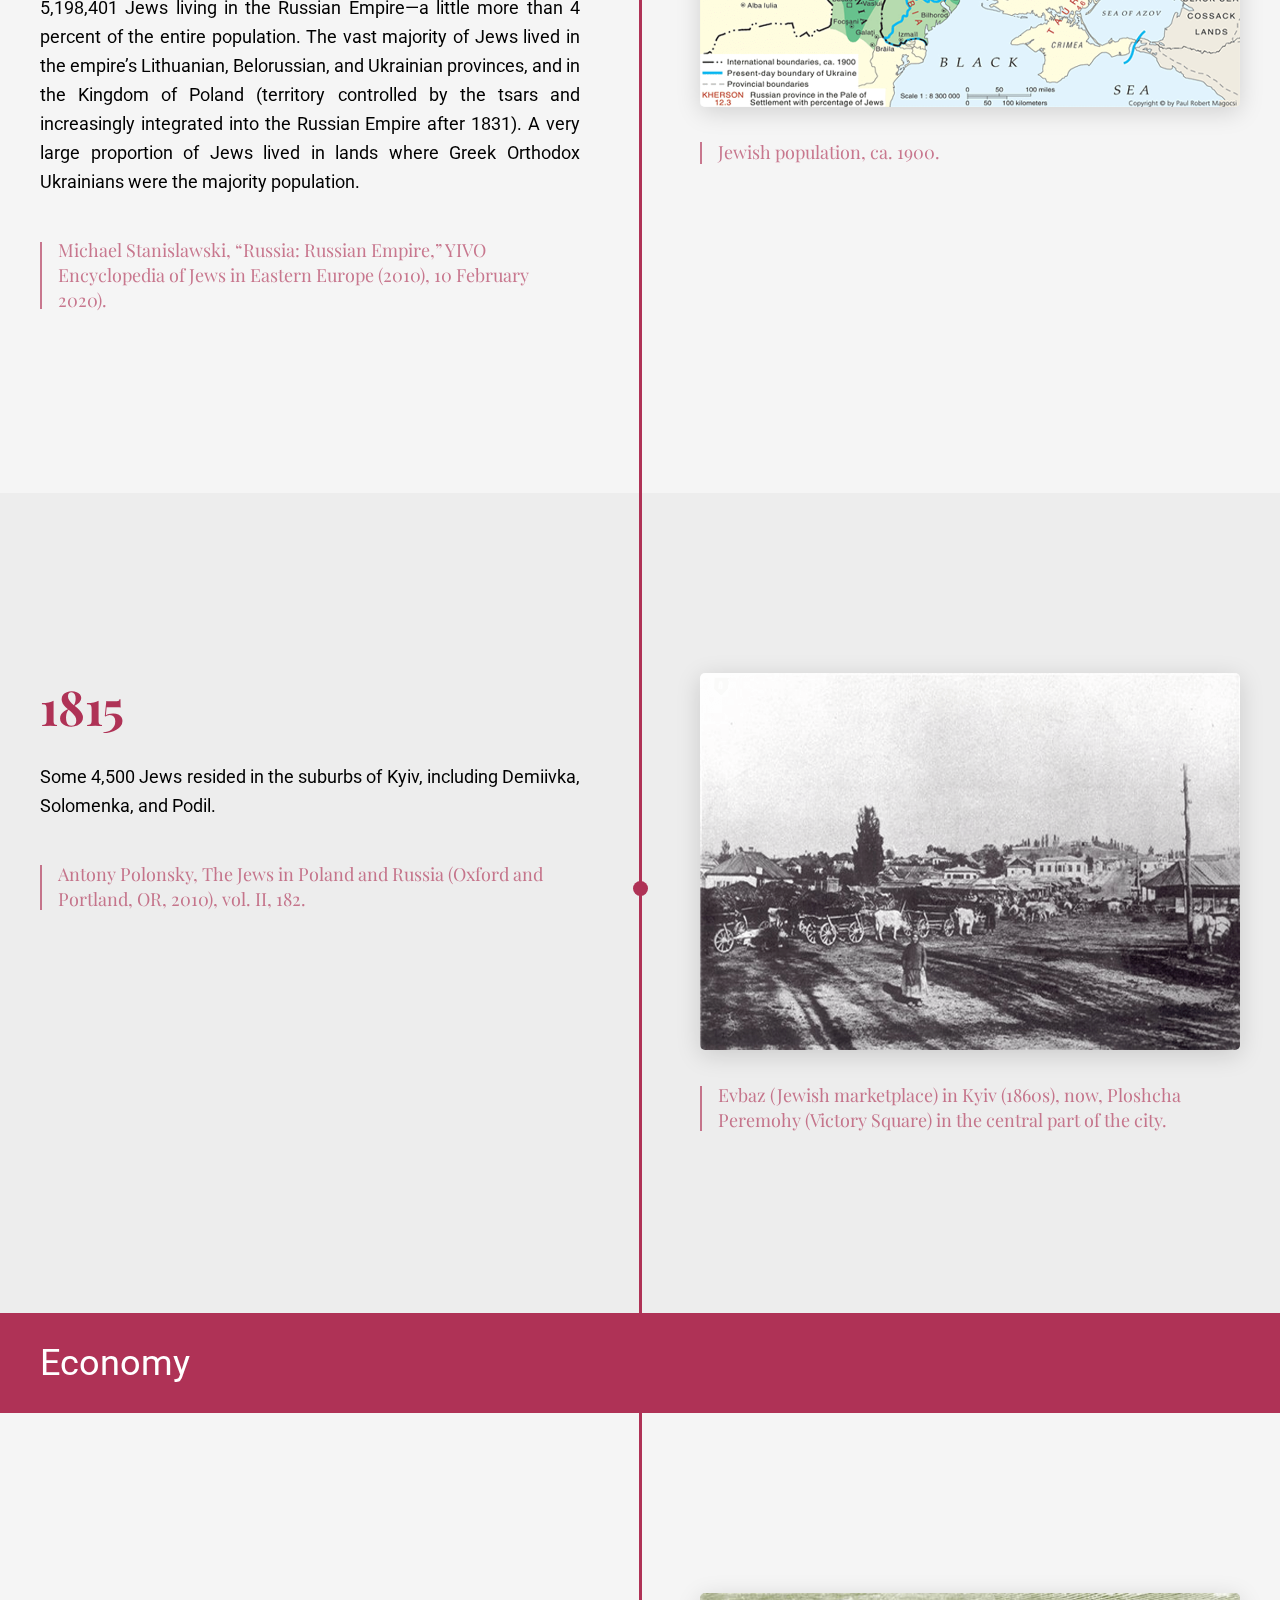
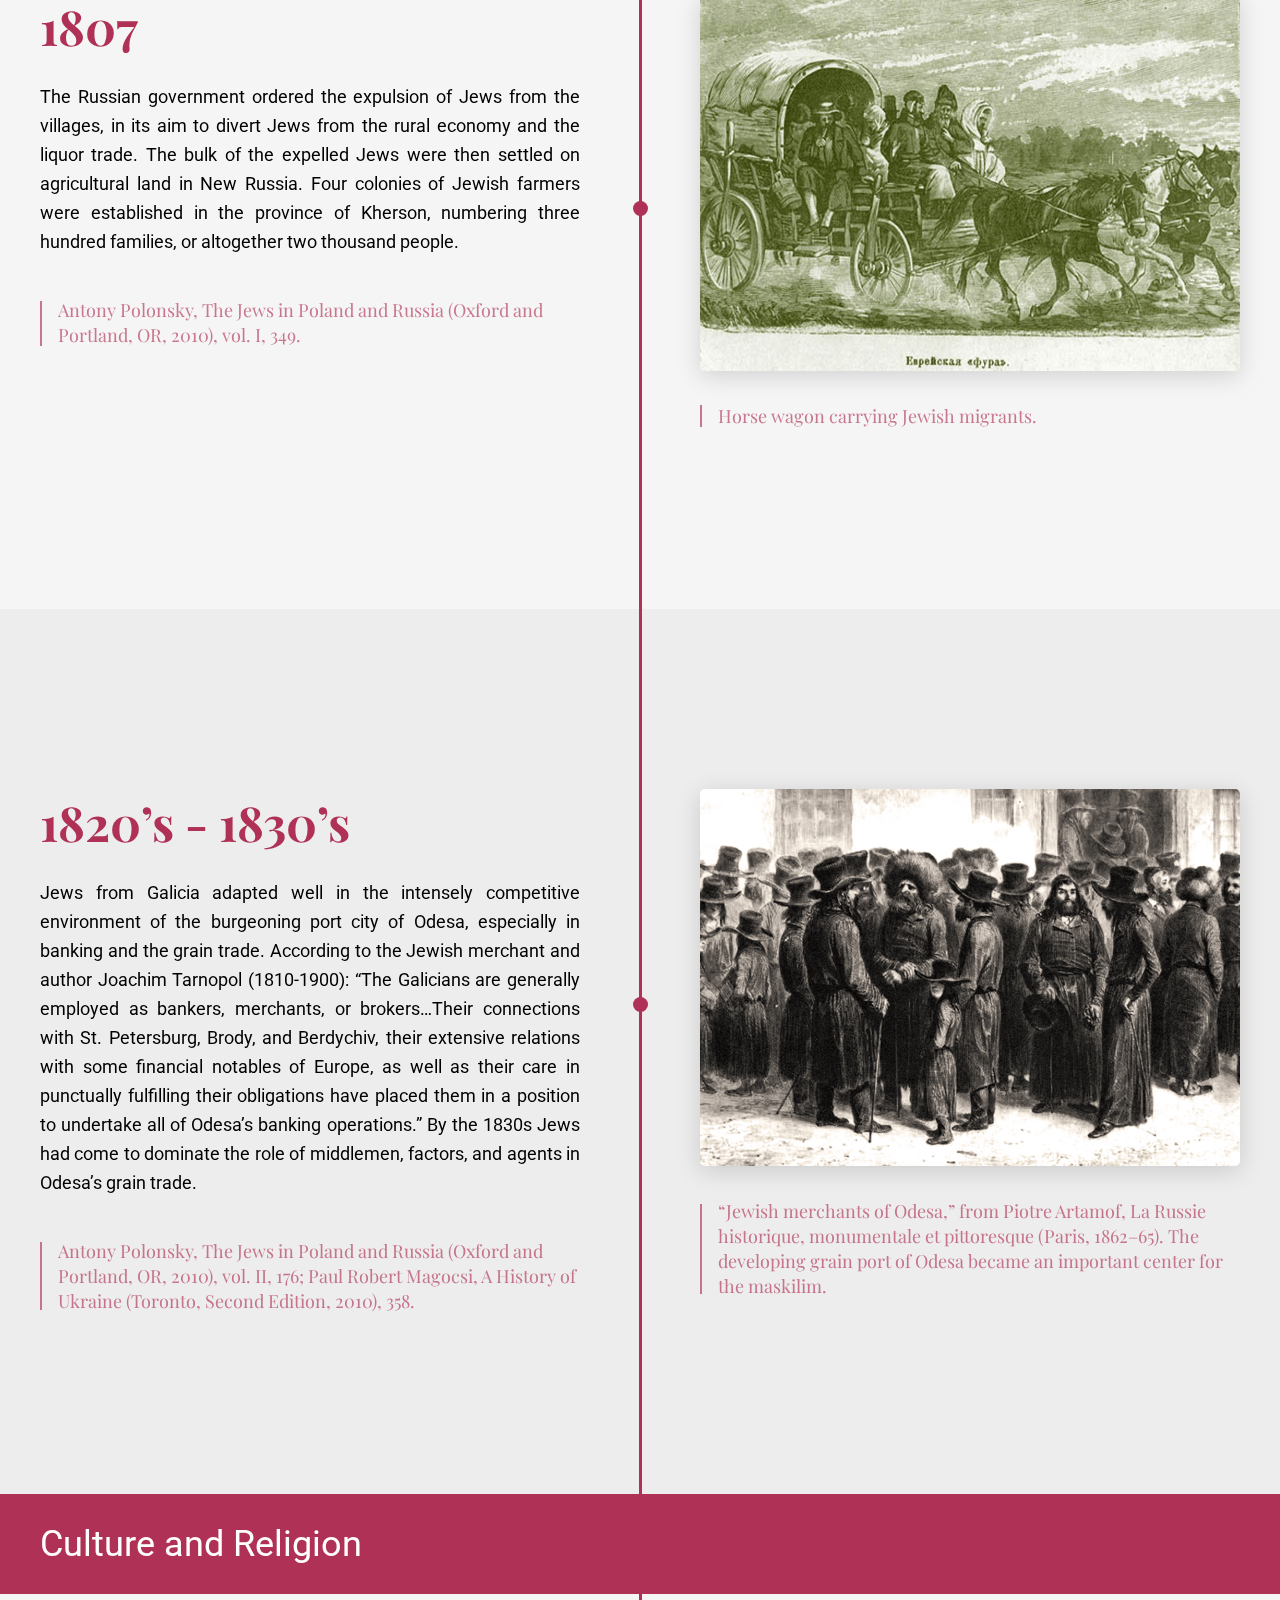
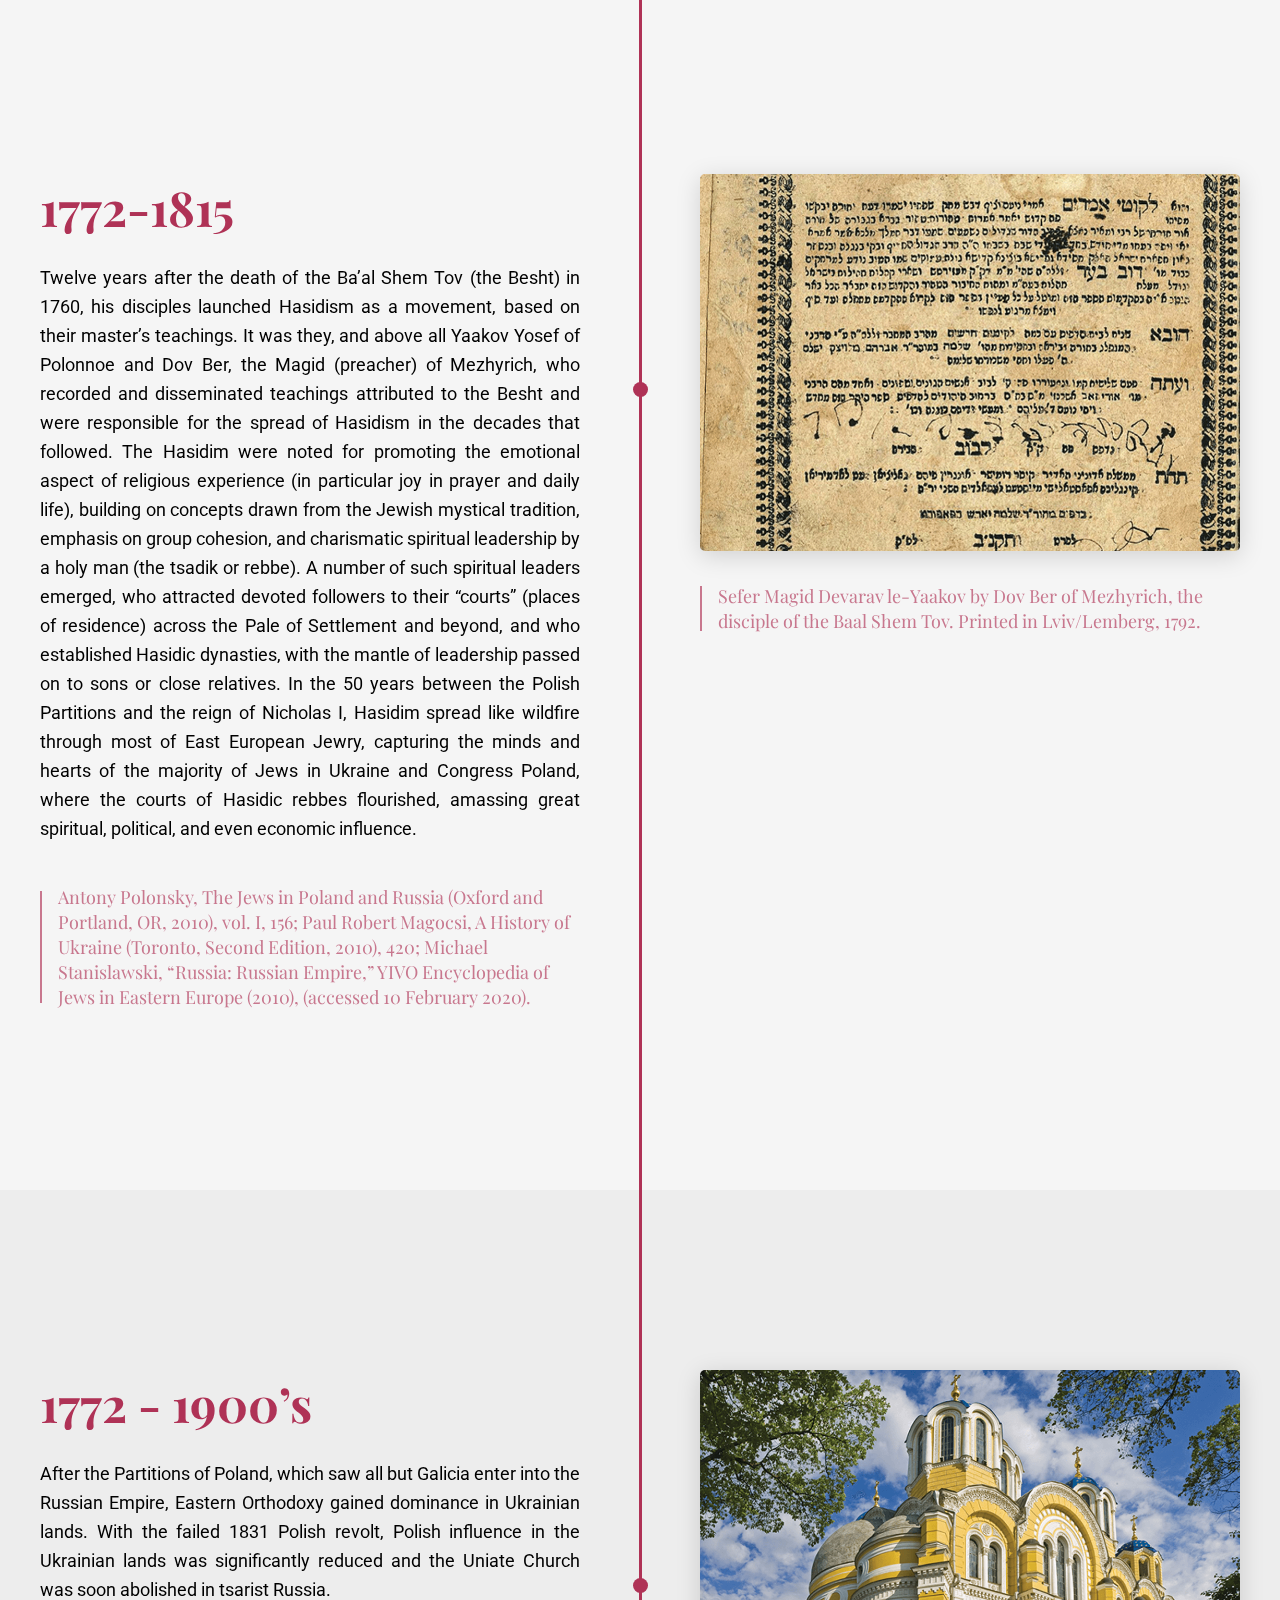
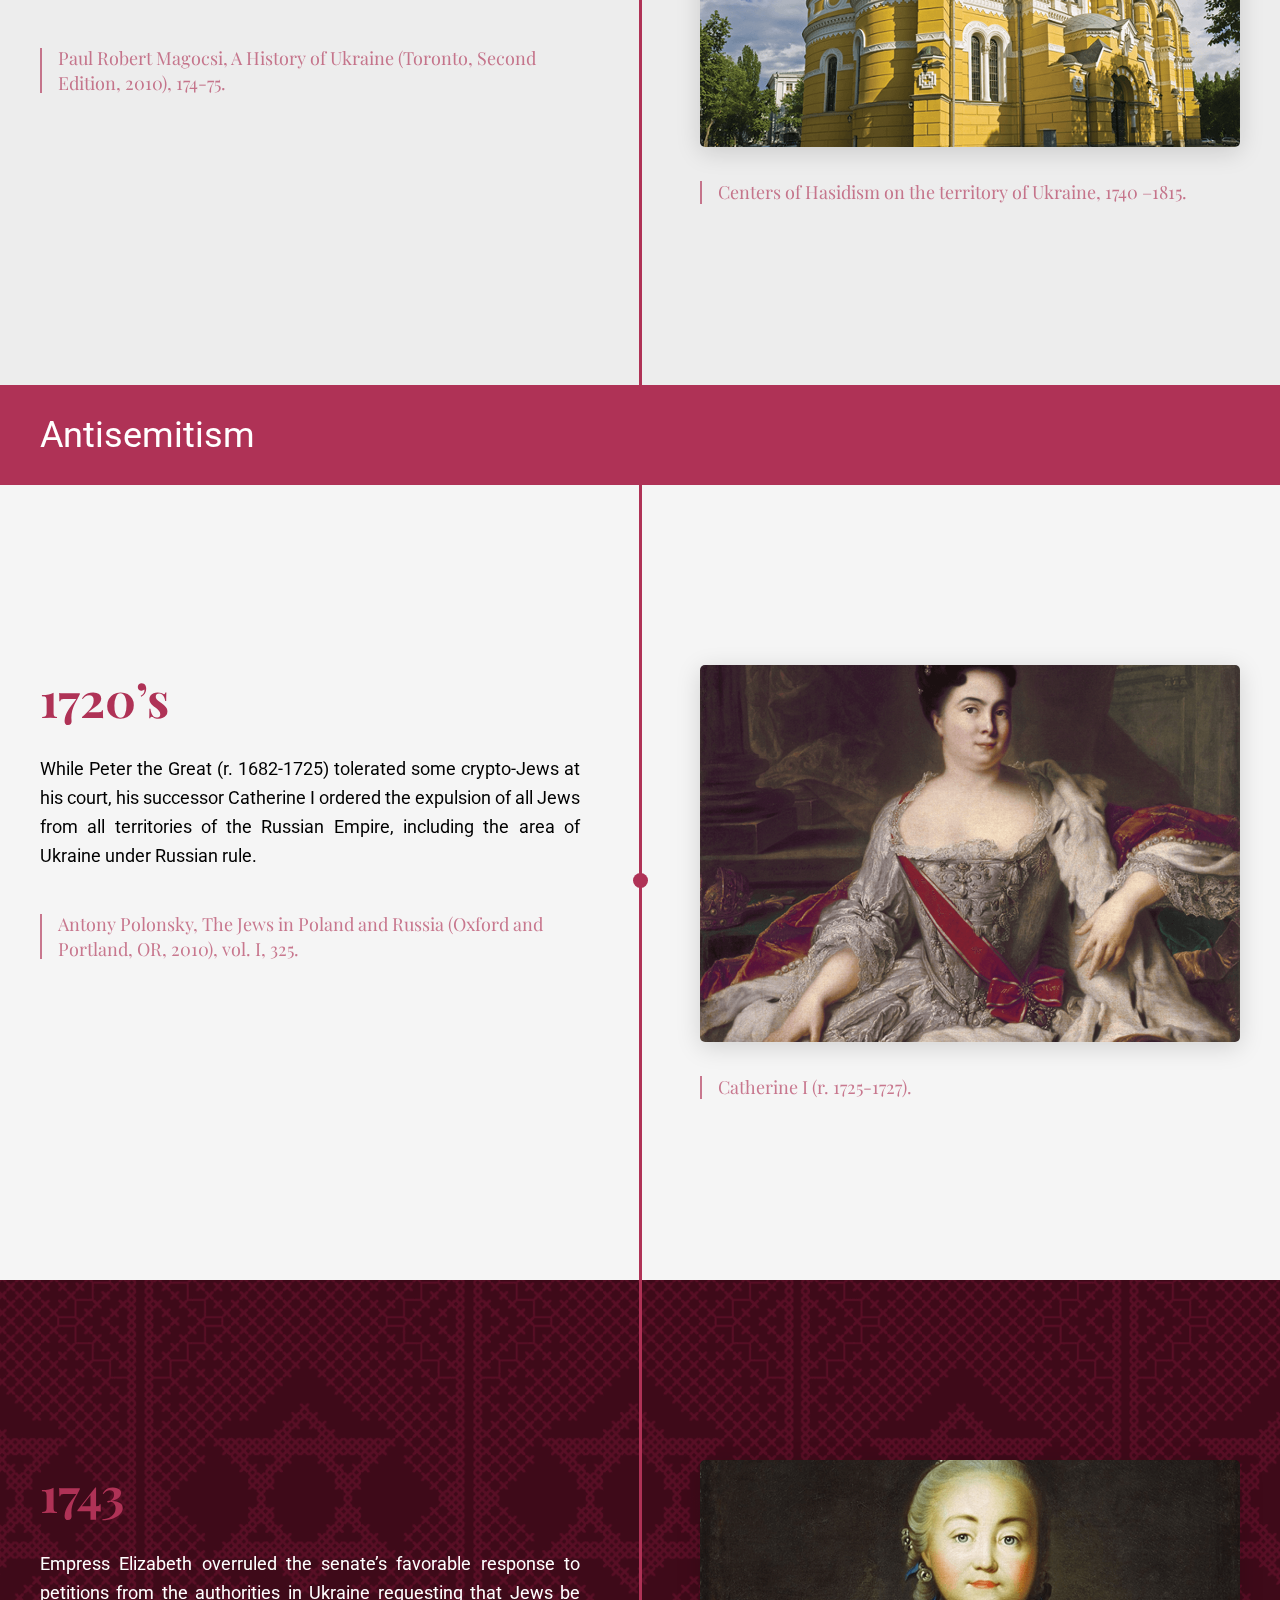
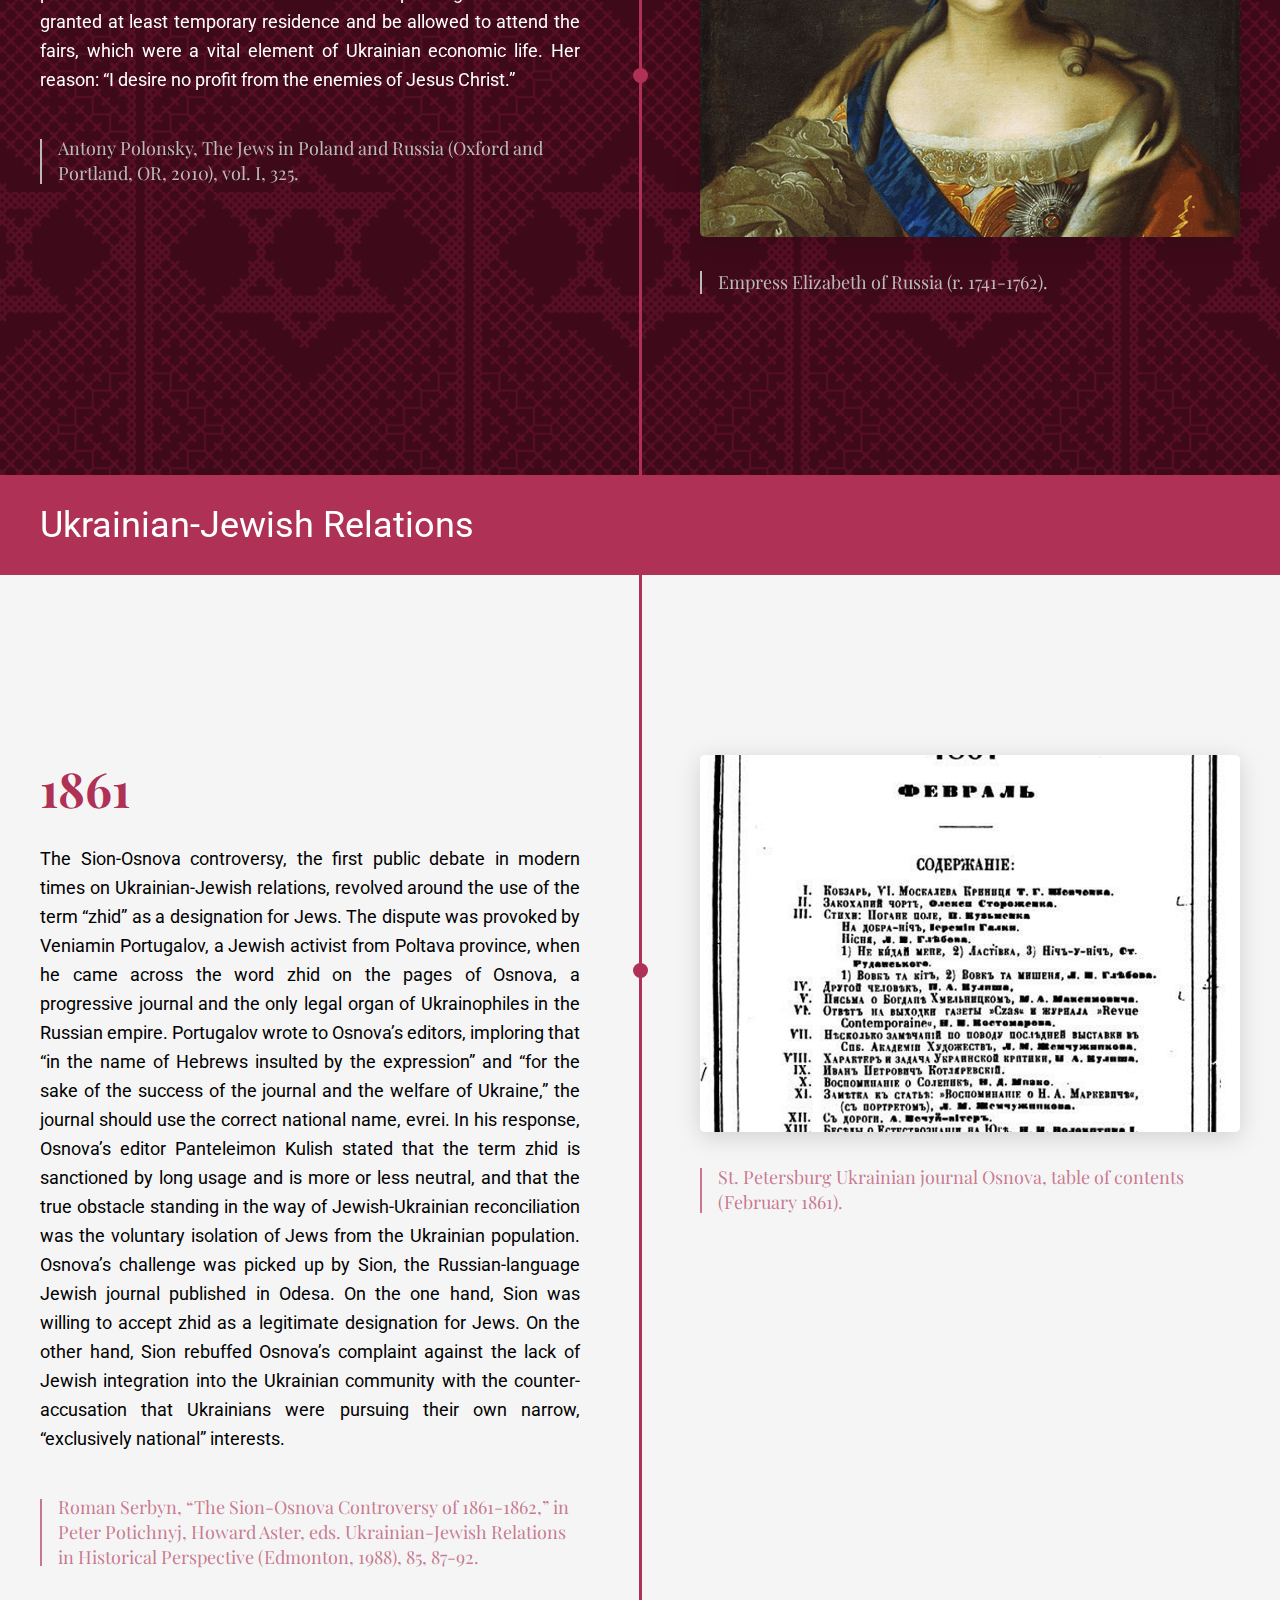
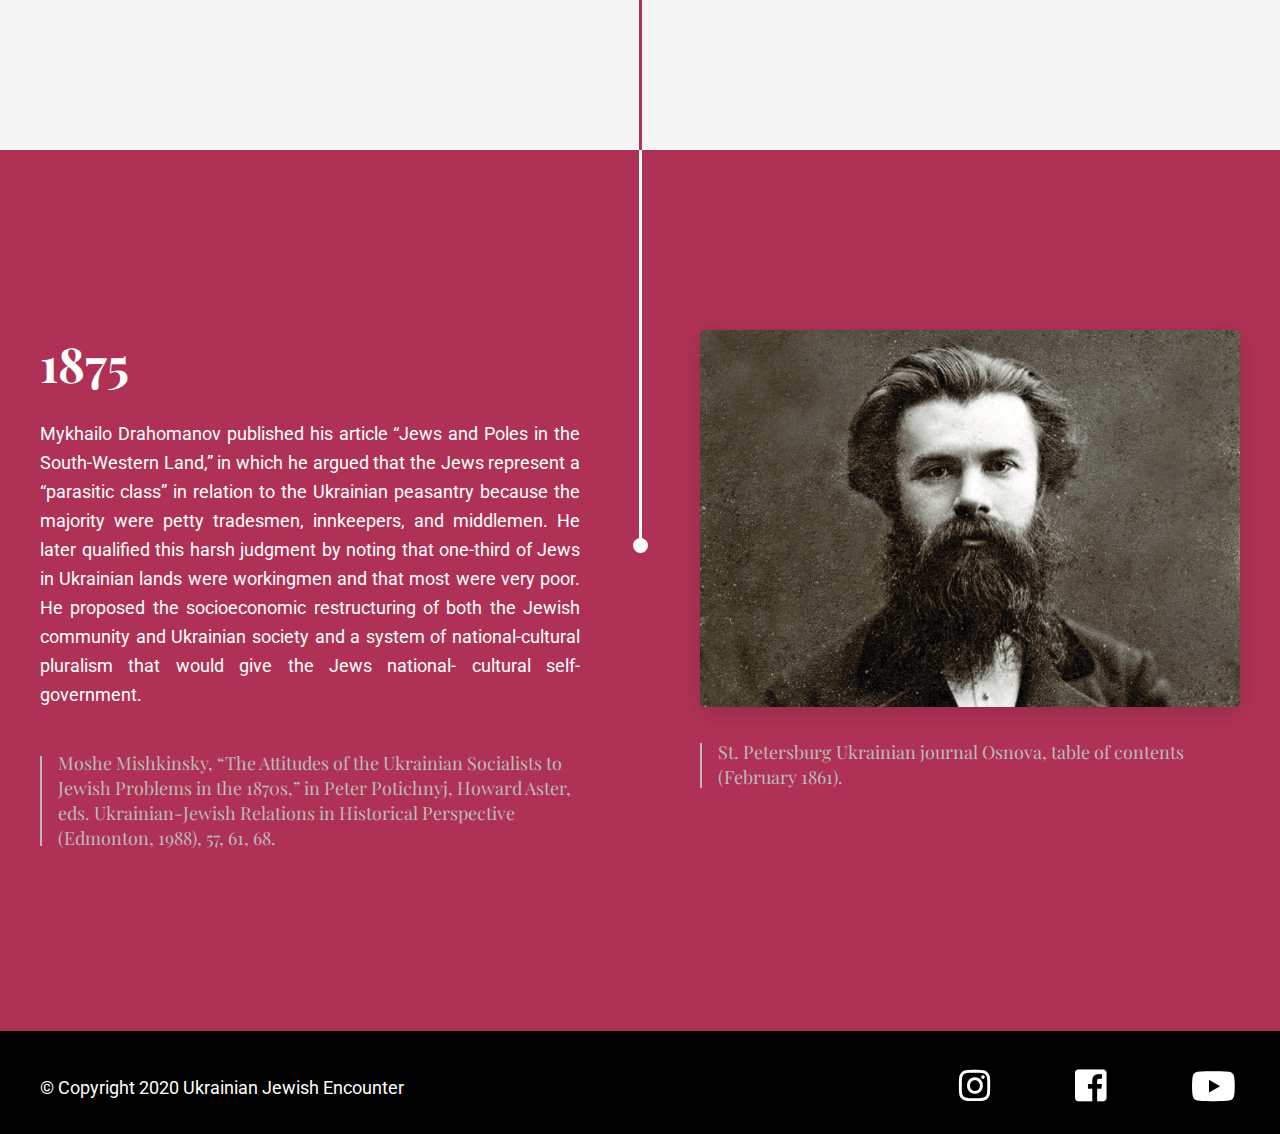
<file: selected6.html>
<!DOCTYPE html>
<html lang="en">
<head>

	<!-- Meta, Viewport & Title 
	================================================== -->
	<meta charset="utf-8">
	<meta http-equiv="X-UA-Compatible" content="IE=edge">
	<meta name="viewport" content="width=device-width, initial-scale=1">
	<!-- The above 3 meta tags *must* come first in the head; any other head content must come *after* these tags -->
	<title>UJE Timeline: From Antiquity to 1914</title>
	
	<!-- Styles
	================================================== -->
	<link href="css/main.css" rel="stylesheet">
	
	<!-- HTML5 shim and Respond.js for IE8 support of HTML5 elements and media queries -->
	<!-- WARNING: Respond.js doesn't work if you view the page via file:// -->
	<!--[if lt IE 9]>
	<script src="https://oss.maxcdn.com/html5shiv/3.7.2/html5shiv.min.js"></script>
	<script src="https://oss.maxcdn.com/respond/1.4.2/respond.min.js"></script>
	<![endif]-->
	
	<link rel="apple-touch-icon" sizes="57x57" href="fav/apple-icon-57x57.png">
	<link rel="apple-touch-icon" sizes="60x60" href="fav/apple-icon-60x60.png">
	<link rel="apple-touch-icon" sizes="72x72" href="fav/apple-icon-72x72.png">
	<link rel="apple-touch-icon" sizes="76x76" href="fav/apple-icon-76x76.png">
	<link rel="apple-touch-icon" sizes="114x114" href="fav/apple-icon-114x114.png">
	<link rel="apple-touch-icon" sizes="120x120" href="fav/apple-icon-120x120.png">
	<link rel="apple-touch-icon" sizes="144x144" href="fav/apple-icon-144x144.png">
	<link rel="apple-touch-icon" sizes="152x152" href="fav/apple-icon-152x152.png">
	<link rel="apple-touch-icon" sizes="180x180" href="fav/apple-icon-180x180.png">
	<link rel="icon" type="image/png" sizes="192x192" href="fav/android-icon-192x192.png">
	<link rel="icon" type="image/png" sizes="32x32" href="fav/favicon-32x32.png">
	<link rel="icon" type="image/png" sizes="96x96" href="fav/favicon-96x96.png">
	<link rel="icon" type="image/png" sizes="16x16" href="fav/favicon-16x16.png">
	<link rel="manifest" href="fav/manifest.json">
	<meta name="msapplication-TileColor" content="#ffffff">
	<meta name="msapplication-TileImage" content="fav/ms-icon-144x144.png">
	<meta name="theme-color" content="#ffffff">

</head>
<body>


<div class="color-box6" id="container-main">

<!-- Header - Main
===================== -->
<header id="header-main">
<div class="container">

	<div class="logo"><a href="index.html" title="UJE"><span class="logo-txt">UJE</span> <span class="timeline-txt">Timeline: From Antiquity to 1914</span></a></div>
	
	<div class="header-right">
		<div class="search-btn"><div class="icon"><span class="hidden">Search</span></div>
			<div class="search-form-box">
			<form role="search" aria-label="Search for:" method="get" class="search-form" action="http://103.9.170.115/~hensoldt/">
			<label for="search-form-1"><span class="screen-reader-text">Search for:</span><input type="search" id="search-form-1" class="search-field" placeholder="Search..." value="" name="s" /></label>
			<input type="submit" class="search-submit" value="Search" />
			</form>
			</div>
		</div>	
		
		<div class="menu-btn"><div class="icon-bar"><span></span></div></div>
		
		<div class="nav-offcanvas">
		<div class="nav-inn">
		
			<div class="main-menu">
			<ul>
			<li><a href="#">Main Menu Item</a></li>
			<li><a href="#">Main Menu Item</a></li>
			<li><a href="#">Main Menu Item</a></li>
			<li><a href="#">Main Menu Item</a></li>
			<li><a href="#">Main Menu Item</a></li>
			<li><a href="#">Main Menu Item</a></li>
			<li><a href="#">Main Menu Item</a></li>
			</ul>
			</div>
			
		</div>
		</div>
	</div>

</div>     
</header>


<!-- Content - Main
==================== -->
<main id="content-main">

<div class="banner-inner parallax-window" data-parallax="scroll" data-image-src="img/hero-2.jpg">
<div class="container">
	
	<aside>
	<h1>Ukrainian Lands in Tsarist Russia</h1>
	<div class="year">1770 - 1914</div>
	</aside>
	
	<div class="product-box">
	<div class="box-out">
	
		<div class="box">
		<div class="box-outer">
		<div class="box-inner">
		
			<div class="txt"><a href="#scroll-1">
			<p>Politics</p>
			</a></div>
			
		</div>
		</div>
		</div>
		
		<div class="box">
		<div class="box-outer">
		<div class="box-inner">
		
			<div class="txt"><a href="#scroll-2">
			<p>Demography and Migration</p>
			</a></div>
			
		</div>
		</div>
		</div>
		
		<div class="box">
		<div class="box-outer">
		<div class="box-inner">
		
			<div class="txt"><a href="#scroll-3">
			<p>Economy</p>
			</a></div>
			
		</div>
		</div>
		</div>
		
		<div class="box">
		<div class="box-outer">
		<div class="box-inner">
		
			<div class="txt"><a href="#scroll-4">
			<p>Culture and Religion</p>
			</a></div>
			
		</div>
		</div>
		</div>
		
		<div class="box">
		<div class="box-outer">
		<div class="box-inner">
		
			<div class="txt"><a href="#scroll-5">
			<p>Anti-Semitism</p>
			</a></div>
			
		</div>
		</div>
		</div>
		
		<div class="box">
		<div class="box-outer">
		<div class="box-inner">
		
			<div class="txt"><a href="#scroll-6">
			<p>Ukrainian-Jewish Relations</p>
			</a></div>
			
		</div>
		</div>
		</div>
	
	</div>
	</div>
	
</div>
</div>


<div class="row-content-out">

<div class="row-content" id="scroll-1">

	<div class="title-bar">
	<div class="container">
		<h2>Politics</h2>
	</div>
	</div>
	
	
	<div class="split-cont-out">
	
		<div class="split-cont">
		<div class="container">
		
			<div class="left-cl">
			<div class="year">1764 - 86</div>
			<p>Under Catherine II Russia expanded into Ukrainian lands through both military and diplomatic means. Russia progressively abolished and absorbed the Ukrainian Cossack (Hetman) state (1764 and 1782); acquired a swath of territory along Poland’s northeastern boundary in the First Partition of Poland (1772); took over the Zaporozhian Sich, the administrative and military center of the Zaporozhian Cossacks (1775); and eliminated the Crimean Khanate, annexing its territories (1783).</p>
			<div class="bottom-txt">Lev Okinshevych, Arkadii Zhukovsky, “Hetman state,” Encyclopedia of Ukraine, vol. 2 (1989); Arkadii Zhukovsky, “Zaporozhian Cossacks,“ Encyclopedia of Ukraine, vol. 5 (1993).</div>
			</div>
			
			<div class="right-cl">
			<div class="item overlay-1"><img src="img/photo-1.png" alt="photo-1" /></div>
			<div class="bottom-txt">Drawing of the Zaporozhian Sich.</div>
			<div class="slider-overlay" id="overlay-1">
			<div class="slider-out">
			<div class="slider-in">
			<div class="owl-carousel" id="item-slider1">
			<div class="figure"><img src="img/photo-1.png" alt="photo-1" /></div>	
			<div class="figure"><img src="img/photo-1.png" alt="photo-1" /></div>	
			<div class="figure"><img src="img/photo-1.png" alt="photo-1" /></div>	
			</div>
			</div>
			</div>
			</div>
			</div>
			
		</div>
		</div>
	
	
		<div class="split-cont">
		<div class="container">
			
			<div class="left-cl">
			<div class="year">1793 - 95</div>
			<p>After the second and third partitions of Poland, the Russian Empire included close to 85 percent of Ukrainian lands. Empress Catherine II now ruled over 85 percent of the ethnic Ukrainian population and acquired the largest Jewish population in the world, numbering between 400,000 and 500,000 people, residing in territories that came to be known as the Pale of Settlement. Ukrainian lands incorporated into the Russian Empire included the palatinates of Kyiv, Bratslav, Podolia, and eastern Volhynia in 1793, and western Volhynia and Chelm (east of the Buh River) in 1795.</p>
			<div class="bottom-txt">Paul Robert Magocsi, A History of Ukraine (Toronto, Second Edition, 2010), 318-19.</div>
			</div>
			
			<div class="right-cl">
			<div class="item overlay-2"><img src="img/photo-2.png" alt="photo-2" /></div>
			<div class="bottom-txt">Map of Central and Eastern Europe in 1900, showing the extent of the three empires after the partitions of the Polish-Lithuanian Commonwealth.</div>
			<div class="slider-overlay" id="overlay-2">
			<div class="slider-out">
			<div class="slider-in">
			<div class="owl-carousel" id="item-slider2">
			<div class="figure"><img src="img/photo-2.png" alt="photo-2" /></div>	
			<div class="figure"><img src="img/photo-2.png" alt="photo-2" /></div>	
			<div class="figure"><img src="img/photo-2.png" alt="photo-2" /></div>	
			</div>
			</div>
			</div>
			</div>				
			</div>
			</div>
			
		</div>
		
	</div>
		
</div>		
		
		
<div class="row-content" id="scroll-2">

	<div class="title-bar">
	<div class="container">
		<h2>Demography and Migration</h2>
	</div>
	</div>
		
		
	<div class="split-cont-out">
	
		<div class="split-cont">
		<div class="container">
			
			<div class="left-cl">
			<div class="year">1772-1897</div>
			<p>As a result of the Partitions of Poland, the Russian Empire gradually included the largest Jewish population in the world, about a million Jews of the former Polish-Lithuanian Commonwealth. By 1820 the Jewish population was 1.6 million (3.5 percent of the tsarist empire’s total population); and by 1880, 4 million (4.7 percent of the empire’s total population). The official figure in the 1897 census was 5,198,401 Jews living in the Russian Empire—a little more than 4 percent of the entire population. The vast majority of Jews lived in the empire’s Lithuanian, Belorussian, and Ukrainian provinces, and in the Kingdom of Poland (territory controlled by the tsars and increasingly integrated into the Russian Empire after 1831). A very large proportion of Jews lived in lands where Greek Orthodox Ukrainians were the majority population.</p>
			<div class="bottom-txt">Michael Stanislawski, “Russia: Russian Empire,” YIVO Encyclopedia of Jews in Eastern Europe (2010), 10 February 2020).</div>
			</div>
			
			<div class="right-cl">
			<div class="item overlay-3"><img src="img/photo-3.png" alt="photo-3" /></div>
			<div class="bottom-txt">Jewish population, ca. 1900.</div>
			<div class="slider-overlay" id="overlay-3">
			<div class="slider-out">
			<div class="slider-in">
			<div class="owl-carousel" id="item-slider3">
			<div class="figure"><img src="img/photo-3.png" alt="photo-3" /></div>	
			<div class="figure"><img src="img/photo-3.png" alt="photo-3" /></div>	
			<div class="figure"><img src="img/photo-3.png" alt="photo-3" /></div>	
			</div>
			</div>
			</div>
			</div>		
			</div>
			
		</div>
		</div>
			
			
		<div class="split-cont">
		<div class="container">
			
			<div class="left-cl">
			<div class="year">1815</div>
			<p>Some 4,500 Jews resided in the suburbs of Kyiv, including Demiivka, Solomenka, and Podil.</p>
			<div class="bottom-txt">Antony Polonsky, The Jews in Poland and Russia (Oxford and Portland, OR, 2010), vol. II, 182.</div>
			</div>
			
			<div class="right-cl">
			<div class="item overlay-4"><img src="img/photo-4.png" alt="photo-4" /></div>
			<div class="bottom-txt">Evbaz (Jewish marketplace) in Kyiv (1860s), now, Ploshcha Peremohy (Victory Square) in the central part of the city.</div>
			<div class="slider-overlay" id="overlay-4">
			<div class="slider-out">
			<div class="slider-in">
			<div class="owl-carousel" id="item-slider4">
			<div class="figure"><img src="img/photo-4.png" alt="photo-4" /></div>	
			<div class="figure"><img src="img/photo-4.png" alt="photo-4" /></div>	
			<div class="figure"><img src="img/photo-4.png" alt="photo-4" /></div>	
			</div>
			</div>
			</div>
			</div>
			</div>
			
		</div>
		</div>
		
	</div>
		
</div>		
		
		
<div class="row-content" id="scroll-3">

	<div class="title-bar">
	<div class="container">
		<h2>Economy</h2>
	</div>
	</div>
		
	<div class="split-cont-out">
		
		<div class="split-cont">
		<div class="container">
			
			<div class="left-cl">
			<div class="year">1807</div>
			<p>The Russian government ordered the expulsion of Jews from the villages, in its aim to divert Jews from the rural economy and the liquor trade. The bulk of the expelled Jews were then settled on agricultural land in New Russia. Four colonies of Jewish farmers were established in the province of Kherson, numbering three hundred families, or altogether two thousand people.</p>
			<div class="bottom-txt">Antony Polonsky, The Jews in Poland and Russia (Oxford and Portland, OR, 2010), vol. I, 349.</div>
			</div>
			
			<div class="right-cl">
			<div class="item overlay-5"><img src="img/photo-5.png" alt="photo-5" /></div>
			<div class="bottom-txt">Horse wagon carrying Jewish migrants.</div>
			<div class="slider-overlay" id="overlay-5">
			<div class="slider-out">
			<div class="slider-in">
			<div class="owl-carousel" id="item-slider5">
			<div class="figure"><img src="img/photo-5.png" alt="photo-5" /></div>	
			<div class="figure"><img src="img/photo-5.png" alt="photo-5" /></div>	
			<div class="figure"><img src="img/photo-5.png" alt="photo-5" /></div>	
			</div>
			</div>
			</div>
			</div>
			</div>
			
		</div>
		</div>
			
			
		<div class="split-cont">
		<div class="container">
			
			<div class="left-cl">
			<div class="year">1820’s - 1830’s</div>
			<p>Jews from Galicia adapted well in the intensely competitive environment of the burgeoning port city of Odesa, especially in banking and the grain trade. According to the Jewish merchant and author Joachim Tarnopol (1810-1900): “The Galicians are generally employed as bankers, merchants, or brokers…Their connections with St. Petersburg, Brody, and Berdychiv, their extensive relations with some financial notables of Europe, as well as their care in punctually fulfilling their obligations have placed them in a position to undertake all of Odesa’s banking operations.” By the 1830s Jews had come to dominate the role of middlemen, factors, and agents in Odesa’s grain trade.</p>
			<div class="bottom-txt">Antony Polonsky, The Jews in Poland and Russia (Oxford and Portland, OR, 2010), vol. II, 176; Paul Robert Magocsi, A History of Ukraine (Toronto, Second Edition, 2010), 358.</div>
			</div>
			
			<div class="right-cl">
			<div class="item overlay-6"><img src="img/photo-6.png" alt="photo-6" /></div>
			<div class="bottom-txt">“Jewish merchants of Odesa,” from Piotre Artamof, La Russie historique, monumentale et pittoresque (Paris, 1862–65). The developing grain port of Odesa became an important center for the maskilim.</div>			
			<div class="slider-overlay" id="overlay-6">
			<div class="slider-out">
			<div class="slider-in">
			<div class="owl-carousel" id="item-slider6">
			<div class="figure"><img src="img/photo-6.png" alt="photo-6" /></div>	
			<div class="figure"><img src="img/photo-6.png" alt="photo-6" /></div>	
			<div class="figure"><img src="img/photo-6.png" alt="photo-6" /></div>	
			</div>
			</div>
			</div>
			</div>
			</div>
			
		</div>
		</div>
		
	</div>
		
</div>
		
		
<div class="row-content" id="scroll-4">

	<div class="title-bar">
	<div class="container">
		<h2>Culture and Religion</h2>
	</div>
	</div>
	
		
	<div class="split-cont-out">
		
		<div class="split-cont">
		<div class="container">
			
			<div class="left-cl">
			<div class="year">1772-1815</div>
			<p>Twelve years after the death of the Ba’al Shem Tov (the Besht) in 1760, his disciples launched Hasidism as a movement, based on their master’s teachings. It was they, and above all Yaakov Yosef of Polonnoe and Dov Ber, the Magid (preacher) of Mezhyrich, who recorded and disseminated teachings attributed to the Besht and were responsible for the spread of Hasidism in the decades that followed. The Hasidim were noted for promoting the emotional aspect of religious experience (in particular joy in prayer and daily life), building on concepts drawn from the Jewish mystical tradition, emphasis on group cohesion, and charismatic spiritual leadership by a holy man (the tsadik or rebbe). A number of such spiritual leaders emerged, who attracted devoted followers to their “courts” (places of residence) across the Pale of Settlement and beyond, and who established Hasidic dynasties, with the mantle of leadership passed on to sons or close relatives. In the 50 years between the Polish Partitions and the reign of Nicholas I, Hasidim spread like wildfire through most of East European Jewry, capturing the minds and hearts of the majority of Jews in Ukraine and Congress Poland, where the courts of Hasidic rebbes flourished, amassing great spiritual, political, and even economic influence.</p>
			<div class="bottom-txt">Antony Polonsky, The Jews in Poland and Russia (Oxford and Portland, OR, 2010), vol. I, 156; Paul Robert Magocsi, A History of Ukraine (Toronto, Second Edition, 2010), 420; Michael Stanislawski, “Russia: Russian Empire,” YIVO Encyclopedia of Jews in Eastern Europe (2010), (accessed 10 February 2020).</div>
			</div>
			
			<div class="right-cl">
			<div class="item overlay-7"><img src="img/photo-7.png" alt="photo-7" /></div>
			<div class="bottom-txt">Sefer Magid Devarav le-Yaakov by Dov Ber of Mezhyrich, the disciple of the Baal Shem Tov. Printed in Lviv/Lemberg, 1792.</div>		
			<div class="slider-overlay" id="overlay-7">
			<div class="slider-out">
			<div class="slider-in">
			<div class="owl-carousel" id="item-slider7">
			<div class="figure"><img src="img/photo-7.png" alt="photo-7" /></div>	
			<div class="figure"><img src="img/photo-7.png" alt="photo-7" /></div>	
			<div class="figure"><img src="img/photo-7.png" alt="photo-7" /></div>	
			</div>
			</div>
			</div>
			</div>
			</div>
			
		</div>
		</div>	
			
			
		<div class="split-cont">
		<div class="container">
			
			<div class="left-cl">
			<div class="year">1772 - 1900’s</div>
			<p>After the Partitions of Poland, which saw all but Galicia enter into the Russian Empire, Eastern Orthodoxy gained dominance in Ukrainian lands. With the failed 1831 Polish revolt, Polish influence in the Ukrainian lands was significantly reduced and the Uniate Church was soon abolished in tsarist Russia.</p>
			<div class="bottom-txt">Paul Robert Magocsi, A History of Ukraine (Toronto, Second Edition, 2010), 174-75.</div>
			</div>
			
			<div class="right-cl">
			<div class="item overlay-8"><img src="img/photo-8.png" alt="photo-8" /></div>
			<div class="bottom-txt">Centers of Hasidism on the territory of Ukraine, 1740 –1815.</div>
			<div class="slider-overlay" id="overlay-8">
			<div class="slider-out">
			<div class="slider-in">
			<div class="owl-carousel" id="item-slider8">
			<div class="figure"><img src="img/photo-8.png" alt="photo-8" /></div>	
			<div class="figure"><img src="img/photo-8.png" alt="photo-8" /></div>	
			<div class="figure"><img src="img/photo-8.png" alt="photo-8" /></div>	
			</div>
			</div>
			</div>
			</div>
			</div>
			
		</div>
		</div>
		
	</div>
		
</div>
		
		
<div class="row-content" id="scroll-5">

	<div class="title-bar">
	<div class="container">
		<h2>Antisemitism</h2>
	</div>
	</div>
	
		
	<div class="split-cont-out">
		
		<div class="split-cont">
		<div class="container">
			
			<div class="left-cl">
			<div class="year">1720’s</div>
			<p>While Peter the Great (r. 1682-1725) tolerated some crypto-Jews at his court, his successor Catherine I ordered the expulsion of all Jews from all territories of the Russian Empire, including the area of Ukraine under Russian rule.</p>
			<div class="bottom-txt">Antony Polonsky, The Jews in Poland and Russia (Oxford and Portland, OR, 2010), vol. I, 325.</div>
			</div>
			
			<div class="right-cl">
			<div class="item overlay-9"><img src="img/photo-9.png" alt="photo-9" /></div>
			<div class="bottom-txt">Catherine I (r. 1725-1727).</div>
			<div class="slider-overlay" id="overlay-9">
			<div class="slider-out">
			<div class="slider-in">
			<div class="owl-carousel" id="item-slider9">
			<div class="figure"><img src="img/photo-9.png" alt="photo-9" /></div>	
			<div class="figure"><img src="img/photo-9.png" alt="photo-9" /></div>	
			<div class="figure"><img src="img/photo-9.png" alt="photo-9" /></div>	
			</div>
			</div>
			</div>
			</div>
			</div>
			
		</div>
		</div>
		
			
		<div class="split-cont red-bg">
		<div class="container">
			
			<div class="left-cl">
			<div class="year">1743</div>
			<p>Empress Elizabeth overruled the senate’s favorable response to petitions from the authorities in Ukraine requesting that Jews be granted at least temporary residence and be allowed to attend the fairs, which were a vital element of Ukrainian economic life. Her reason: “I desire no profit from the enemies of Jesus Christ.”</p>
			<div class="bottom-txt">Antony Polonsky, The Jews in Poland and Russia (Oxford and Portland, OR, 2010), vol. I, 325.</div>
			</div>
			
			<div class="right-cl">
			<div class="item overlay-10"><img src="img/photo-10.png" alt="photo-10" /></div>
			<div class="bottom-txt">Empress Elizabeth of Russia (r. 1741-1762).</div>
			<div class="slider-overlay" id="overlay-10">
			<div class="slider-out">
			<div class="slider-in">
			<div class="owl-carousel" id="item-slider10">
			<div class="figure"><img src="img/photo-10.png" alt="photo-10" /></div>	
			<div class="figure"><img src="img/photo-10.png" alt="photo-10" /></div>	
			<div class="figure"><img src="img/photo-10.png" alt="photo-10" /></div>	
			</div>
			</div>
			</div>
			</div>
			</div>
			
		</div>
		</div>
		
	</div>
		
</div>		
		
		
<div class="row-content" id="scroll-6">

	<div class="title-bar">
	<div class="container">
		<h2>Ukrainian-Jewish Relations</h2>
	</div>
	</div>
	
		
	<div class="split-cont-out">
		
		<div class="split-cont">
		<div class="container">
			
			<div class="left-cl">
			<div class="year">1861</div>
			<p>The Sion-Osnova controversy, the first public debate in modern times on Ukrainian-Jewish relations, revolved around the use of the term “zhid” as a designation for Jews. The dispute was provoked by Veniamin Portugalov, a Jewish activist from Poltava province, when he came across the word zhid on the pages of Osnova, a progressive journal and the only legal organ of Ukrainophiles in the Russian empire. Portugalov wrote to Osnova’s editors, imploring that “in the name of Hebrews insulted by the expression” and “for the sake of the success of the journal and the welfare of Ukraine,” the journal should use the correct national name, evrei. In his response, Osnova’s editor Panteleimon Kulish stated that the term zhid is sanctioned by long usage and is more or less neutral, and that the true obstacle standing in the way of Jewish-Ukrainian reconciliation was the voluntary isolation of Jews from the Ukrainian population. Osnova’s challenge was picked up by Sion, the Russian-language Jewish journal published in Odesa. On the one hand, Sion was willing to accept zhid as a legitimate designation for Jews. On the other hand, Sion rebuffed Osnova’s complaint against the lack of Jewish integration into the Ukrainian community with the counter-accusation that Ukrainians were pursuing their own narrow, “exclusively national” interests.</p>
			<div class="bottom-txt">Roman Serbyn, “The Sion-Osnova Controversy of 1861-1862,” in Peter Potichnyj, Howard Aster, eds. Ukrainian-Jewish Relations in Historical Perspective (Edmonton, 1988), 85, 87-92.</div>
			</div>
			
			<div class="right-cl">
			<div class="item overlay-11"><img src="img/photo-11.png" alt="photo-11" /></div>
			<div class="bottom-txt">St. Petersburg Ukrainian journal Osnova, table of contents (February 1861).</div>
			<div class="slider-overlay" id="overlay-11">
			<div class="slider-out">
			<div class="slider-in">
			<div class="owl-carousel" id="item-slider11">
			<div class="figure"><img src="img/photo-11.png" alt="photo-11" /></div>	
			<div class="figure"><img src="img/photo-11.png" alt="photo-11" /></div>	
			<div class="figure"><img src="img/photo-11.png" alt="photo-11" /></div>	
			</div>
			</div>
			</div>
			</div>
			</div>
			
		</div>
		</div>
			
			
		<div class="split-cont red-bg2">
		<div class="container">
			
			<div class="left-cl">
			<div class="year">1875</div>
			<p>Mykhailo Drahomanov published his article “Jews and Poles in the South-Western Land,” in which he argued that the Jews represent a “parasitic class” in relation to the Ukrainian peasantry because the majority were petty tradesmen, innkeepers, and middlemen. He later qualified this harsh judgment by noting that one-third of Jews in Ukrainian lands were workingmen and that most were very poor. He proposed the socioeconomic restructuring of both the Jewish community and Ukrainian society and a system of national-cultural pluralism that would give the Jews national- cultural self-government.</p>
			<div class="bottom-txt">Moshe Mishkinsky, “The Attitudes of the Ukrainian Socialists to Jewish Problems in the 1870s,” in Peter Potichnyj, Howard Aster, eds. Ukrainian-Jewish Relations in Historical Perspective (Edmonton, 1988), 57, 61, 68.</div>
			</div>
			
			<div class="right-cl">
			<div class="item overlay-12"><img src="img/photo-12.png" alt="photo-12" /></div>
			<div class="bottom-txt">St. Petersburg Ukrainian journal Osnova, table of contents (February 1861).</div>
			<div class="slider-overlay" id="overlay-12">
			<div class="slider-out">
			<div class="slider-in">
			<div class="owl-carousel" id="item-slider12">
			<div class="figure"><img src="img/photo-12.png" alt="photo-12" /></div>	
			<div class="figure"><img src="img/photo-12.png" alt="photo-12" /></div>	
			<div class="figure"><img src="img/photo-12.png" alt="photo-12" /></div>	
			</div>
			</div>
			</div>
			</div>
			</div>
			
		</div>
		</div>
		
	</div>
		
</div>
		
</div>

</main>


<!-- Footer - Main
===================== -->
<footer id="footer-main">
<div class="container">
	
	<div class="copyrights">&copy; Copyright 2020 Ukrainian Jewish Encounter</div>
	
	<div class="social-links">
	<ul>
	<li><a href="#" class="fab fa-instagram"><span class="hidden">Instagram</span></a></li>
	<li><a href="#" class="fab fa-facebook-square"><span class="hidden">Facebook</span></a></li>
	<li><a href="#" class="fab fa-youtube"><span class="hidden">Youtube</span></a></li>
	</ul>
	</div>
	
</div>
</footer>

</div>
	
	
	<!-- Scripts
	======================================= -->
	<script src="js/modernizr.js"></script>
	<script src="js/jquery.min.js"></script>
	<script src="js/owl.carousel.js"></script>
	<script src="js/parallax.js"></script>
	<script src="js/custom.js"></script>
	

</body>
</html>
</file>
<file: css/main.css>
/*
Table Of Contents

1.)  Typography
2.)  Default Styles
3.)  Container - Main
4.)  Header - Main
5.)  Content - Main
6.)  Footer - Main
7.)  Inner - Pages

===============================================*/

/*
 1.) Typography
----------------------------------------*/

@import url("brands.min.css") all;
@import url("light.min.css") all;
@import url("regular.min.css") all;
@import url("solid.min.css") all;
@import url("fontawesome.min.css") all;


@import url('https://fonts.googleapis.com/css2?family=Playfair+Display:ital,wght@0,400;0,500;0,600;0,700;0,800;0,900;1,400;1,500;1,600;1,700;1,800;1,900&display=swap'); /* font-family: 'Playfair Display', serif; */
@import url('https://fonts.googleapis.com/css2?family=Roboto:ital,wght@0,100;0,300;0,400;0,500;0,700;0,900;1,100;1,300;1,400;1,500;1,700;1,900&display=swap');  /* font-family: 'Roboto', sans-serif; */


@font-face {
    font-family: 'PT_SansNarrow';
    src: url('../webfonts/PT_SansNarrowWebBold.eot');
    src: url('../webfonts/PT_SansNarrowWebBold.eot') format('embedded-opentype'),
         url('../webfonts/PT_SansNarrowWebBold.woff2') format('woff2'),
         url('../webfonts/PT_SansNarrowWebBold.woff') format('woff'),
         url('../webfonts/PT_SansNarrowWebBold.ttf') format('truetype'),
         url('../webfonts/PT_SansNarrowWebBold.svg#PT_SansNarrow') format('svg');
    font-weight: 700;
    font-style: normal;
    font-display: swap;
}


/*
 2.) Default Styles
----------------------------------------*/

* {
	margin: 0;
	padding: 0;
}

html, body, div, span, applet, object, iframe, h1, h2, h3, h4, h5, h6, p, blockquote, pre, a, abbr, acronym, address, big, cite, code, del, dfn, em, img, ins, kbd, q, s, samp, small, strike, strong, sub, sup, tt, var, b, u, i, center, dl, dt, dd, ol, ul, li, fieldset, form, label, legend, table, caption, tbody, tfoot, thead, tr, th, td, article, aside, canvas, details, embed, figure, figcaption, footer, header, hgroup, menu, nav, output, ruby, section, summary, time, mark, audio, video, textarea, select, input {
	margin: 0;
	padding: 0;
	border: 0;
	font-weight: inherit;
	font-size: 100%;
	font: inherit;
	vertical-align: baseline;
	list-style: none;
}

/* render html5 elements as block */
article, aside, details, figcaption, figure, footer, header, hgroup, nav, section {
	display: block;
}

html {
	font-size: 100%;
	-webkit-text-size-adjust: 100%;
	-ms-text-size-adjust: 100%;
}

*, *:before, *:after {
	-webkit-box-sizing: border-box;
	-moz-box-sizing: border-box;
	box-sizing: border-box;
}

sub, sup {
	position: relative;
	font-size: 75%;
	line-height: 0;
	vertical-align: baseline;
}

sup {
	top: -0.5em;
	font-size: 20px;
}

sub {
	bottom: -0.25em;
}

img {
	width: auto;
	height: auto;
	max-width: 100%;
	vertical-align: middle;
	border: 0;
	-ms-interpolation-mode: bicubic;
	line-height: .5em;
}

@-webkit-keyframes 
reveal {
 0% {
 opacity: 0;
}
 1% {
 opacity: 0;
 -webkit-transform: scale(0.98) translateY(-15px);
}
 80% {
 -webkit-transform: scale(1);
}
 100% {
 -webkit-transform: translateY(0);
}
}
 @-moz-keyframes 
reveal {
 0% {
 opacity: 0;
}
 1% {
 opacity: 0;
 -moz-transform: scale(0.98) translateY(-15px);
}
 80% {
 -moz-transform: scale(1);
}
 100% {
 -moz-transform: translateY(0);
}
}


/* #Basic Styles
================================================== */

body {
	font-family: "Roboto", sans-serif;
	font-weight: 400;
	font-size: 18px;
	color: #000000;
	line-height: 29px;
	background: #000000;
}

@media only screen and (max-width: 1199px) {
body {
	font-size: 17px;
	line-height: 27px;
}
}

@media only screen and (max-width: 767px) {
body {
	font-size: 16px;
	line-height: 26px;
}
}


/* #Links
================================================== */

a {
	color: #dc3545;
	text-decoration: none;
	-webkit-transition: all .25s ease-out;
	-moz-transition: all .25s ease-out;
	-o-transition: all .25s ease-out;
	transition: all .25s ease-out;
	cursor: pointer;
	outline: 0;
}

a:hover {
	color: #d60f22;
	text-decoration: underline;
	outline: 0;
}

a:focus, 
a:active, 
a:visited {
	outline: 0;
	text-decoration: none;
}


/* #Heading H1, H2, H3, H4, H5, H6, P
================================================== */

h1,
h2,
h3,
h4,
h5,
h6 { 
	font-family: "Playfair Display", sans-serif; 
	font-weight: 900;
	padding: 0 0 22px 0;
	margin: 0;
}

h1,
h2 {
	font-size: 36px;
	line-height: 46px;
}

h3 {
	font-size: 30px;
	line-height: 40px;
}

h4 {
	font-size: 22px;
	line-height: 32px;
}

p {
	padding: 0 0 20px 0;
}

h1:last-child,
h2:last-child,
h3:last-child,
h4:last-child,
h5:last-child,
p:last-child {
	padding-bottom: 0;
}

em {
	font-style: italic;
}

em.fal,
em.far,
em.fas,
em.fab {
	font-style: normal;
}

strong {
	font-weight: 700; 
}

@media only screen and (max-width: 1199px) {
h1,
h2,
h3,
h4,
h5,
h6 { 
	padding: 0 0 20px 0;
}

h1,
h2 {
	font-size: 30px;
	line-height: 40px;
}

h3 {
	font-size: 26px;
	line-height: 36px;
}

h4 {
	font-size: 20px;
	line-height: 30px;
}
}

@media only screen and (max-width: 767px) {
h1,
h2,
h3,
h4,
h5,
h6 { 
	padding: 0 0 15px 0;
}

h1,
h2 {
	font-size: 28px;
	line-height: 36px;
}

h3 {
	font-size: 24px;
	line-height: 32px;
}

h4 {
	font-size: 18px;
	line-height: 26px;
}
}


/*= Unorder List 
=======================================================*/

ul,
ol {
	list-style: none;
	padding: 0;
	margin: 0;
}

li {
	position: relative;
	padding: 0 0 0 24px;
	margin: 0;
}

li:last-child {
	padding-bottom: 20px;
}

ul:last-child li:last-child,
ol:last-child li:last-child {
	padding-bottom: 0;
}

ul li::before {
	content: ""; 
	width: 6px; 
	height: 6px; 
	float: left;
	background: #961a3f; 
	border-radius: 360px;
	position: absolute;
	top: 12px;
	left: 0;
}

@media only screen and (max-width: 767px) {
li {
	padding: 0 0 0 22px;
}

ul li::before {
	top: 11px;
}
}


/*= Order List 
=======================================================*/

ol {
	counter-reset: item;
}

ol > li {
	counter-increment: item;
	padding-left: 26px;
}

ol > li::before {
	content: counter(item) ".";
	font-weight: 700;
	color: #961a3f;
	position: absolute;
	top: 0;
	left: 0;
}


/* #Input
================================================= */

textarea, 
select, 
input[type="text"], 
input[type="password"], 
input[type="datetime"], 
input[type="datetime-local"], 
input[type="date"], 
input[type="month"], 
input[type="time"], 
input[type="week"], 
input[type="number"], 
input[type="email"], 
input[type="url"], 
input[type="search"], 
input[type="tel"], 
input[type="color"], 
.uneditable-input {
	border-radius: 0;
	-webkit-box-shadow: none;
	-moz-box-shadow: none;
	box-shadow: none;
	outline: 0;
}

input, 
textarea, 
select {
	-webkit-transition: border linear 0.2s, box-shadow linear 0.2s;
	-moz-transition: border linear 0.2s, box-shadow linear 0.2s;
	-ms-transition: border linear 0.2s, box-shadow linear 0.2s;
	-o-transition: border linear 0.2s, box-shadow linear 0.2s;
	transition: border linear 0.2s, box-shadow linear 0.2s;
}

label {
	width: 100%;
	float: left; 
	font-family: "Roboto", sans-serif;
	font-weight: 400;
	font-size: 18px;
	color: #000000;
	line-height: 29px;
	text-transform: none;
	padding: 0 0 10px 0;
	margin: 0;
}

textarea, 
select, 
input[type="text"], 
input[type="password"], 
input[type="datetime"], 
input[type="datetime-local"], 
input[type="date"], 
input[type="month"], 
input[type="time"],
input[type="week"], 
input[type="number"], 
input[type="email"], 
input[type="url"], 
input[type="search"], 
input[type="tel"], 
input[type="color"], 
.uneditable-input {
	width: 100%;
	height: 60px;
	float: left;
	font-family: "Roboto", sans-serif;
	font-weight: 400;
	font-size: 18px;
	color: #000000;
	line-height: 24px;
	white-space: nowrap;
	text-overflow: ellipsis;
	background: rgba(204, 204, 204, 0.35);
	border: none;
	border-radius: 3px;
	outline: none;
	position: relative;
	padding: 15px 25px;
	margin: 0;
}

textarea {
	height: 210px;
	white-space: normal;
	outline: none;
	resize: none;
}

::-webkit-input-placeholder, 
::-webkit-textarea-placeholder {
	color: #707070;
}

input::-moz-placeholder, 
textarea::-moz-placeholder {
	color: #707070;
}

::-moz-placeholder {
	color: #707070;
}

::-ms-input-placeholder {
	color: #707070;
}

textarea:focus, 
input[type="text"]:focus, 
input[type="password"]:focus, 
input[type="datetime"]:focus, 
input[type="datetime-local"]:focus, 
input[type="date"]:focus, 
input[type="month"]:focus, 
input[type="time"]:focus, 
input[type="week"]:focus, 
input[type="number"]:focus, 
input[type="email"]:focus, 
input[type="url"]:focus, 
input[type="search"]:focus, 
input[type="tel"]:focus, 
input[type="color"]:focus, 
.uneditable-input:focus {
	outline: 0;
}

@media only screen and (max-width: 1199px) {
label {
	font-size: 17px;
	line-height: 27px;
}

textarea, 
select, 
input[type="text"], 
input[type="password"], 
input[type="datetime"], 
input[type="datetime-local"], 
input[type="date"], 
input[type="month"], 
input[type="time"],
input[type="week"], 
input[type="number"], 
input[type="email"], 
input[type="url"], 
input[type="search"], 
input[type="tel"], 
input[type="color"], 
.uneditable-input {
	height: 55px; 
	font-size: 17px; 
	line-height: 23px;
	padding: 14px 20px;
}

textarea {
	height: 200px;
}
}

@media only screen and (max-width: 767px) {
label {
	font-size: 16px;
	line-height: 26px;
}

textarea, 
select, 
input[type="text"], 
input[type="password"], 
input[type="datetime"], 
input[type="datetime-local"], 
input[type="date"], 
input[type="month"], 
input[type="time"],
input[type="week"], 
input[type="number"], 
input[type="email"], 
input[type="url"], 
input[type="search"], 
input[type="tel"], 
input[type="color"], 
.uneditable-input {
	height: 50px; 
	font-size: 16px; 
	line-height: 22px;
	padding: 12px 15px;
}

textarea {
	height: 175px;
}
}


/* #Buttons
================================================== */

.btn, 
button, 
input[type="button"], 
input[type="submit"] {
	width: auto;
	float: none;
	display: inline-block; 
	font-family: "Roboto", sans-serif;
	font-weight: 700;
	font-size: 18px;
	color: #ffffff;
	line-height: 28px;
	letter-spacing: normal;
	text-align: center;
	text-decoration: none;
	text-transform: none;
	white-space: normal;
	vertical-align: middle;
	background: #961a3f;
	border: none;
	border-radius: 3px;
	box-shadow: none;
	position: relative;
	-webkit-transition: all .25s ease-out;
	-moz-transition: all .25s ease-out;
	-o-transition: all .25s ease-out;
	transition: all .25s ease-out;
	cursor: pointer;
	outline: 0;
	padding: 16px 30px;
	margin: 0;
}

.btn:hover,
.btn:focus,
.btn:active,
.btn:active:focus,
.btn.active,
.btn.active:focus,
button:hover,
button:focus,
button:active,
button:active:focus,
button.active,
button.active:focus,
input[type="button"]:hover,
input[type="button"]:focus,
input[type="button"]:active,
input[type="button"]:active:focus,
input[type="button"].active,
input[type="button"].active:focus,
input[type="submit"]:hover,
input[type="submit"]:focus,
input[type="submit"]:active,
input[type="submit"]:active:focus,
input[type="submit"].active,
input[type="submit"].active:focus {
	color: #ffffff;
	text-decoration: none;
	background: #b4063a;
	outline: 0;
}

.btn.disabled,
.btn[disabled],
fieldset[disabled] .btn {
	cursor: not-allowed;
	filter: alpha(opacity=65);
	-webkit-box-shadow: none;
	box-shadow: none;
	opacity: .65;
}

a.btn.disabled,
fieldset[disabled] a.btn {
	pointer-events: none;
}

.btn-out {
	width: 100%;
	float: none;
	display: inline-block;
}

@media only screen and (max-width: 1199px) {
.btn, 
button, 
input[type="button"], 
input[type="submit"] { 
	font-size: 17px; 
	line-height: 27px; 
	padding: 14px 30px;
}
}

@media only screen and (max-width: 767px) {
.btn, 
button, 
input[type="button"], 
input[type="submit"] { 
	font-size: 16px; 
	line-height: 26px; 
	padding: 12px 25px;
}
}


/* #Owl-carousel
=======================================================*/

.owl-carousel {
	display: none;
	width: 100%;
	-webkit-tap-highlight-color: transparent;
	position: relative;
	z-index: 1;
}

.owl-carousel .owl-stage {
	position: relative;
	-ms-touch-action: pan-Y;
	-moz-backface-visibility: hidden;
}

.owl-carousel .owl-stage:after {
	content: ".";
	display: block;
	clear: both;
	visibility: hidden;
	line-height: 0;
	height: 0;
}

.owl-carousel .owl-stage-outer {
	position: relative;
	overflow: hidden;
	-webkit-transform: translate3d(0px, 0px, 0px);
}

.owl-carousel .owl-wrapper,  
.owl-carousel .owl-item {
	-webkit-backface-visibility: hidden;
	-moz-backface-visibility: hidden;
	-ms-backface-visibility: hidden;
	-webkit-transform: translate3d(0, 0, 0);
	-moz-transform: translate3d(0, 0, 0);
	-ms-transform: translate3d(0, 0, 0);
}

.owl-carousel .owl-item {
	position: relative;
	min-height: 1px;
	float: left;
	-webkit-backface-visibility: hidden;
	-webkit-tap-highlight-color: transparent;
	-webkit-touch-callout: none;
}

.owl-carousel .owl-item img {
	display: block;
	width: 100%;
}

.owl-carousel .owl-nav.disabled,  
.owl-carousel .owl-dots.disabled {
	display: none;
}

.owl-carousel .owl-nav .owl-prev,  
.owl-carousel .owl-nav .owl-next,  
.owl-carousel .owl-dot {
	cursor: pointer;
	-webkit-user-select: none;
	-khtml-user-select: none;
	-moz-user-select: none;
	-ms-user-select: none;
	user-select: none;
}

.owl-carousel.owl-loaded {
	display: block;
}

.owl-carousel.owl-loading {
	opacity: 0;
	display: block;
}

.owl-carousel.owl-hidden {
	opacity: 0;
}

.owl-carousel.owl-refresh .owl-item {
	visibility: hidden;
}

.owl-carousel.owl-drag .owl-item {
	-webkit-user-select: none;
	-moz-user-select: none;
	-ms-user-select: none;
	user-select: none;
}

.owl-carousel.owl-grab {
	cursor: move;
	cursor: grab;
}

.owl-carousel.owl-rtl {
	direction: rtl;
}

.owl-carousel.owl-rtl .owl-item {
	float: right;
}

.no-js .owl-carousel {
	display: block;
}

.owl-carousel .animated {
	animation-duration: 1000ms;
	animation-fill-mode: both;
}

.owl-carousel .owl-animated-in {
	z-index: 0;
}

.owl-carousel .owl-animated-out {
	z-index: 1;
}

.owl-carousel .fadeOut {
	animation-name: fadeOut;
}
 @keyframes 
fadeOut {
 0% {
 opacity: 1;
}
 100% {
 opacity: 0;
}
}

.owl-height {
	transition: height 500ms ease-in-out;
}

.owl-carousel .owl-item .owl-lazy {
	opacity: 0;
	transition: opacity 400ms ease;
}

.owl-carousel .owl-item img.owl-lazy {
	transform-style: preserve-3d;
}

.owl-carousel .owl-video-wrapper {
	position: relative;
	height: 100%;
	background: #000;
}

.owl-carousel .owl-video-play-icon {
	position: absolute;
	height: 80px;
	width: 80px;
	left: 50%;
	top: 50%;
	margin-left: -40px;
	margin-top: -40px;
	background: url("owl.video.play.png") no-repeat;
	cursor: pointer;
	z-index: 1;
	-webkit-backface-visibility: hidden;
	transition: transform 100ms ease;
}

.owl-carousel .owl-video-play-icon:hover {
	-ms-transform: scale(1.3, 1.3);
	transform: scale(1.3, 1.3);
}

.owl-carousel .owl-video-playing .owl-video-tn, 
.owl-carousel .owl-video-playing .owl-video-play-icon {
	display: none;
}

.owl-carousel .owl-video-tn {
	opacity: 0;
	height: 100%;
	background-position: center center;
	background-repeat: no-repeat;
	background-size: contain;
	transition: opacity 400ms ease;
}

.owl-carousel .owl-video-frame {
	position: relative;
	z-index: 1;
	height: 100%;
	width: 100%;
}

.owl-controls {
	width: 100%;
	float: left;
	text-align: center;
	padding: 0;
	margin: 0;
}


/* Owl - Nav */
.owl-nav div {
	width: 24px;
	height: 38px;
	float: left;
	background: none;
	border-radius: 0;
	position: absolute;
	top: 50%;
	z-index: 10;
	cursor: pointer;
	text-indent: -99999px;
	margin: -19px 0 0 0;
}

.owl-nav div:before {
	width: 24px;
	height: 38px;
	float: left;
	font-family: "Font Awesome 5 Pro"; 
	font-weight: 300;
	font-size: 70px;
	color: #ffffff;
	line-height: 38px;
	text-indent: 0;
	background: none;
	border-radius: 0;
	position: absolute;
	top: 0;
	left: 0;
}

.owl-nav div:hover:before { 	
	color: #ffffff;
}

.owl-nav .owl-prev {
	left: 0;
}

.owl-nav .owl-prev:before {
	content: "\f104"; 
}

.owl-nav .owl-next {
	right: 0;
}

.owl-nav .owl-next:before {
	content: "\f105";
	text-align: right;  
}

@media only screen and (max-width: 1199px) {
.owl-nav div:before {
	width: 20px;
	height: 34px;
	font-size: 48px; 
	line-height: 34px;
}
}

@media only screen and (max-width: 767px) {
.owl-nav div {
	width: 18px;
	height: 28px;
	margin: -14px 0 0 0;
}

.owl-nav div:before {
	width: 18px;
	height: 28px;
	font-size: 42px;
	line-height: 30px;
}
}


/* Owl - Dots */
.owl-dots {
	width: 100%; 
	height: 4px; 
	float:left; 
	text-align: center;
	padding: 0;
	margin: 100px 0 0 0;
}

.owl-dots .owl-dot {
	width: auto;
	float: none;
	display: inline-block;
	vertical-align: top;
	zoom: 1;
	padding: 0;
	margin: 0 5px;
}

.owl-dots .owl-dot span {
	display: block;
	width: 30px;
	height: 4px;
	background: rgba(0, 0, 0, 0.4); 
	border: none;
	border-radius: 0;
	text-indent: -9999px;
	padding: 0;
	margin: 0;
}

.owl-dots .owl-dot.active span {
	width: 30px;
	height: 4px;
	filter: Alpha(Opacity=100);
	opacity: 1;
	background: #ff7a06; 
}

.owl-carousel .owl-controls .disabled, 
.owl-carousel .owl-controls .disabled {
	display: none;
}

@media only screen and (max-width: 1199px) {
.owl-dots {
	margin: 70px 0 0 0;
}
}

@media only screen and (max-width: 767px) {
.owl-dots {
	margin: 50px 0 0 0;
}

.owl-dots .owl-dot span {
	width: 25px;
}

.owl-dots .owl-dot.active span {
	width: 25px;
}
}


/*
 3.) Container - Main
----------------------------------------*/

#container-main {
	width: 100%;
	float: left;
	position: relative;
	overflow: hidden;
}

.container { 
	width: 100%; 
	max-width: 1490px; 
	margin: 0 auto; 
	padding: 0 40px;
}

@media only screen and (max-width: 767px) {
.container { 
	max-width: 540px; 
	padding: 0 20px;
}
}


/* Vertical Align - Middle */
.outer-bg {
	width: 100%;
	height: 100%;
	float: none;
	display: table;
	margin: 0 auto
}

.inner-bg {
	width: 100%;
	height: 100%;
	float: none;
	display: table-cell;
	vertical-align: middle;
}


/* Hidden */
.hidden { 
	width: 1px; 
	height: 1px; 
	overflow: hidden; 
	clip: rect(0,0,0,0); 
	white-space: nowrap; 
	border: 0;
	padding: 0; 
	position: absolute; 
}


/*
 4.) Header  - Main
----------------------------------------*/

#header-main {
	width: 100%;
	height: 101px;
	float: left;
	background: #000000;
	position: relative;
	z-index: 1001;
}

#header-main .logo {
	float: left;
	font-family: "Playfair Display", sans-serif;
	font-weight: 700;
	font-size: 43px;
	color: #ffffff;
	line-height: 101px;
	margin: 0 -600px 0 0;
}

#header-main .logo a {
	color: #ffffff;
	text-decoration: none;
}

#header-main .logo .logo-txt {
	font-size: 41px;
	font-family: "PT_SansNarrow", sans-serif;
}

#header-main .header-right {
	float: right;
}

#header-main .menu-btn {
	width: 28px;
	height: 24px;
	float: left;
	display: block;
	cursor: pointer;
	position: relative;
	z-index: 10001;
	margin: 38px 0 0 95px;
}

#header-main .menu-btn .icon-bar {
	width: 100%;
	float: right;
	text-decoration: none;
	position: relative;
}

#header-main .menu-btn .icon-bar span {
	width: 100%;
	height: 2px;
	float: left;
	background: #ffffff;
	position: relative;
	-webkit-transition: all 0.4s ease;
	-o-transition: all 0.4s ease;
	transition: all 0.4s ease;
	margin: 12px 0 0 0;
}

#header-main .menu-btn .icon-bar span:before {
	content: "";
	width: 100%;
	height: 2px;
	float: left;
	background: #ffffff;
	position: absolute;
	top: -11px;
	left: 0;
	-webkit-transition: all 0.4s ease;
	-o-transition: all 0.4s ease;
	transition: all 0.4s ease;
}

#header-main .menu-btn .icon-bar span:after {
	content: "";
	width: 100%;
	height: 2px;
	float: left;
	background: #ffffff;
	position: absolute;
	top: 11px;
	left: 0;
	-webkit-transition: all 0.4s ease;
	-o-transition: all 0.4s ease;
	transition: all 0.4s ease;
}

@media only screen and (max-width: 1199px) {
#header-main {
	width: 100%;
	height: 90px;
}

#header-main .logo {
	font-size: 30px;
	line-height: 90px;
}

#header-main .logo .logo-txt {
	font-size: 28px;
}

#header-main .menu-btn {
	margin: 32px 0 0 50px;
}
}

@media only screen and (max-width: 767px) {
#header-main {
	height: 80px;
}

#header-main .logo {
	font-size: 36px;
	line-height: 80px;
}

#header-main .logo .logo-txt {
	font-size: 36px;
}

#header-main .logo .timeline-txt {
	display: none;
}

#header-main .menu-btn {
	margin: 28px 0 0 40px;
}
}


/* Search */
.overlay-search {
	width: 100%;
	height: 100%;
	float: left;
	background: rgba(0, 0, 0, .90);
	position: fixed;
	top: 0;
	left: 0;
	z-index: 110;
	visibility: hidden;
	opacity: 0;
	-webkit-transition: top .15s ease-out;
	-moz-transition: top .15s ease-out;
	transition: top .15s ease-out;
	overflow: hidden;
}

.overlay-search.active {
	visibility: visible;
	opacity: .95;
	-webkit-transition: opacity .2s ease-out;
	-moz-transition: opacity .2s ease-out;
	transition: opacity .2s ease-out;
}

.search-btn {
	height: 101px;
	float: left;
	position: relative;
	margin: 0;
}

.search-btn .icon {
	width: 28px;
	height: 101px;
	float: left;
	font-size: 24px;
	color: #ffffff;
	line-height: 103px;
	text-align: center;
	position: relative;
	cursor: pointer;
	padding: 0;
	margin: 0;
}

.search-btn .icon:before {
	width: 100%;
	height: 100%;
	float: left;
	font-family: "Font Awesome 5 Pro";
	content: "\f002";
	text-align: center;
}

.search-btn .icon:hover,
.search-btn .icon:focus,
.search-btn .icon:active,
.search-btn .icon.active {
	color: #ffffff;
	text-decoration: none;
}

.search-btn .search-form-box {
	width: 360px;
	height: 50px;
	position: absolute;
	top: 100%;
	right: -12px;
	margin: 1px 0 0 0;
	display: none;
}

.search-btn .search-form-box form {
	width: 100%;
	float: left;
	background: #ffffff;
	position: relative;
	padding: 0 50px 0 0;
	margin: 0;
}

.search-btn .search-form-box form label {
	padding: 0;
	margin: 0;
}

.search-btn .search-form-box form .screen-reader-text {
	display: none;
}

.search-btn .search-form-box form textarea,
.search-btn .search-form-box form select,
.search-btn .search-form-box form input[type="text"],
.search-btn .search-form-box form input[type="password"],
.search-btn .search-form-box form input[type="datetime"],
.search-btn .search-form-box form input[type="datetime-local"],
.search-btn .search-form-box form input[type="date"],
.search-btn .search-form-box forminput[type="month"],
.search-btn .search-form-box form input[type="time"],
.search-btn .search-form-box form input[type="week"],
.search-btn .search-form-box form input[type="number"],
.search-btn .search-form-box form input[type="email"],
.search-btn .search-form-box form input[type="url"],
.search-btn .search-form-box form input[type="search"],
.search-btn .search-form-box form input[type="tel"],
.search-btn .search-form-box form input[type="color"],
.search-btn .search-form-box form .uneditable-input {
	height: 50px;
	font-size: 18px;
	line-height: 22px;
	background: none;
	border: none;
	border-radius: 0;
	box-shadow: none;
	padding: 12px 30px;
	margin: 0;
}

.search-btn .search-form-box form select:focus,
.search-btn .search-form-box form textarea:focus,
.search-btn .search-form-box form input[type="text"]:focus,
.search-btn .search-form-box form input[type="password"]:focus,
.search-btn .search-form-box form input[type="datetime"]:focus,
.search-btn .search-form-box form input[type="datetime-local"]:focus,
.search-btn .search-form-box form input[type="date"]:focus,
.search-btn .search-form-box form input[type="month"]:focus,
.search-btn .search-form-box form input[type="time"]:focus,
.search-btn .search-form-box form input[type="week"]:focus,
.search-btn .search-form-box form input[type="number"]:focus,
.search-btn .search-form-box form input[type="email"]:focus,
.search-btn .search-form-box form input[type="url"]:focus,
.search-btn .search-form-box form input[type="search"]:focus,
.search-btn .search-form-box form input[type="tel"]:focus,
.search-btn .search-form-box form input[type="color"]:focus,
.search-btn .search-form-box form .uneditable-input:focus {
	border: none;
}

.search-btn .search-form-box form .btn,
.search-btn .search-form-box form .button,
.search-btn .search-form-box form input[type="button"],
.search-btn .search-form-box form input[type="submit"] {
	width: 50px;
	height: 50px;
	float: right;
	background: #dc3545 url(../img/icon-search.svg) no-repeat center center;
	background-size: 20px auto;
	border: none;
	border-radius: 0;
	text-indent: -9999px;
	padding: 0;
	position: absolute;
	top: 0;
	right: 0;
	cursor: pointer;
}

.search-btn .search-form-box form .btn:hover,
.search-btn .search-form-box form .btn:focus,
.search-btn .search-form-box form .btn:active,
.search-btn .search-form-box form .btn:active:focus,
.search-btn .search-form-box form .btn.active,
.search-btn .search-form-box form .btn.active:focus,
.search-btn .search-form-box form .button:hover,
.search-btn .search-form-box form .button:focus,
.search-btn .search-form-box form .button:active,
.search-btn .search-form-box form .button:active:focus,
.search-btn .search-form-box form .button.active,
.search-btn .search-form-box form .button.active:focus,
.search-btn .search-form-box form input[type="button"]:hover,
.search-btn .search-form-box form input[type="button"]:focus,
.search-btn .search-form-box form input[type="button"]:active,
.search-btn .search-form-box form input[type="button"]:active:focus,
.search-btn .search-form-box form input[type="button"].active,
.search-btn .search-form-box form input[type="button"].active:focus,
.search-btn .search-form-box form input[type="submit"]:hover,
.search-btn .search-form-box form input[type="submit"]:focus,
.search-btn .search-form-box form input[type="submit"]:active,
.search-btn .search-form-box form input[type="submit"]:active:focus,
.search-btn .search-form-box form input[type="submit"].active,
.search-btn .search-form-box form input[type="submit"].active:focus,
.search-btn .search-form-box form .btn:not(:disabled):not(.disabled).active,
.search-btn .search-form-box form .btn:not(:disabled):not(.disabled):active {
	background-color: #d60f22;
}

.search-btn.active .icon:before {
	content: "\f00d";
	font-size: 28px;
}

.search-btn.active .search-form-box {
	display: block;
}

@media only screen and (max-width: 1199px) {
.search-btn {
	height: 90px;
	margin: 0;
}

.search-btn .icon {
	height: 90px;
	line-height: 92px;
}
}

@media only screen and (max-width: 767px) {
.search-btn {
	height: 80px;
	position: static;
}

.search-btn .icon {
	height: 80px;
	line-height: 82px;
}

.search-btn .search-form-box {
	width: 100%;
	text-align: center;
	top: 81px;
	right: 0;
	padding: 0 20px;
	margin: 0;
}

.search-btn .search-form-box form {
	max-width: 500px;
	float: none;
	display: inline-block;
	vertical-align: top;
	text-align: left;
}
}


/* Main - Menu */
.overlay-menu {
	width: 100%;
	height: 100%;
	float: left;
	background: rgba(255, 255, 255, .85);
	position: fixed;
	top: 0;
	left: 0;
	z-index: 110;
	visibility: hidden;
	opacity: 0;
	-webkit-transition: top .15s ease-out;
	-moz-transition: top .15s ease-out;
	transition: top .15s ease-out;
	overflow: hidden;
}

.overlay-menu.active {
	visibility: visible;
	opacity: .95;
	-webkit-transition: opacity .2s ease-out;
	-moz-transition: opacity .2s ease-out;
	transition: opacity .2s ease-out;
}

.nav-offcanvas {
	width: 90%;
	max-width: 420px;
	height: 100%;
	float: left;
	background: #000000;
	box-shadow: rgba(0, 0, 0, .05) 0 0 7px;
	-webkit-transition: all .25s ease-out;
	-moz-transition: all .25s ease-out;
	transition: all .25s ease-out;
	overflow: auto;
	overflow-x: hidden;
	position: fixed;
	top: 0;
	right: -100%;
	z-index: 11000;
	padding: 0;
	margin: 0;
}

.nav-offcanvas.active {
	right: 0;
}

.nav-offcanvas .nav-inn {
	width: 100%;
	float: left;
	padding: 40px 40px 50px 40px;
}

.nav-offcanvas .close-btn {
	height: 26px;
	float: right;
	position: relative;
	z-index: 1;
	cursor: pointer;
	margin: 0 0 20px 0;
}

.nav-offcanvas .close-btn .menu-bar {
	width: 26px;
	height: 2px;
	float: left;
	text-indent: -99999px;
	position: relative;
	transition: all 0.4s ease;
	margin: 10px 0 0 0;
}

.nav-offcanvas .close-btn .menu-bar:before,
.nav-offcanvas .close-btn .menu-bar:after {
	content: "";
	width: 100%;
	height: 2px;
	float: left;
	background: #ffffff;
	border-radius: 6px;
	position: absolute;
	top: 0;
	left: 0;
	transition: all 0.4s ease;
}

.nav-offcanvas .close-btn .menu-bar:before {
	-webkit-transform: rotate3d(0, 0, 1, 45deg);
	transform: rotate3d(0, 0, 1, 45deg);
}

.nav-offcanvas .close-btn .menu-bar:after {
	-webkit-transform: rotate3d(0, 0, 1, -45deg);
	transform: rotate3d(0, 0, 1, -45deg);
}

.nav-offcanvas .main-menu {
	width: 100%;
	float: left;
}

.nav-offcanvas .main-menu ul {
	width: 100%;
	float: left;
	padding: 0;
	margin: 0;
}

.nav-offcanvas .main-menu ul li {
	width: 100%;
	float: left;
	border-bottom: 1px solid rgba(255, 255, 255, .10);
	padding: 0;
	margin: 0;
}

.nav-offcanvas .main-menu ul li:before {
	display: none;
}

.nav-offcanvas .main-menu ul li>a {
	width: 100%;
	float: left;
	font-weight: 700;
	font-size: 18px;
	color: #ffffff;
	line-height: 22px;
	letter-spacing: 1px;
	text-decoration: none;
	text-transform: uppercase;
	padding: 20px 0;
}

.nav-offcanvas .main-menu ul li:hover>a,
.nav-offcanvas .main-menu ul li.current-menu-item>a,
.nav-offcanvas .main-menu ul li.current-menu-parent>a,
.nav-offcanvas .main-menu ul li.current-menu-ancestor>a {
	color: #d60f22;
}

@media only screen and (max-width: 767px) {
.nav-offcanvas .nav-inn {
	padding: 30px 30px 50px 30px;
}

.nav-offcanvas .close-btn {
	margin: 0 0 10px 0;
}
}


/*
 5.) Content - Main
----------------------------------------*/

#content-main {
	width: 100%;
	float: left;
}

/* Social - Links */
.social-links {
	width: 100%;
	float: none;
	display: inline-block;
	vertical-align: middle;
}

.social-links ul {
	float: none;
	display: inline-block;
	vertical-align: middle;
	padding: 0;
	margin: 0 -40px -20px -40px;
}

.social-links ul li {
	float: none;
	display: inline-block;
	vertical-align: middle;
	padding: 0;
	margin: 0 40px 20px 40px;
}

.social-links ul li:before {
	display: none;
}

.social-links ul li span {
	display: none;
}

.social-links ul li a {
	font-size: 36px;
	color: #dc3545;
	line-height: 1em;
	text-decoration: none;
	padding: 0;
	margin: 0;
}

.social-links ul li .fa-youtube {
	font-size: 40px;
}

.social-links ul li a:hover,
.social-links ul li a.active {
	color: #d60f22;
}

@media only screen and (max-width: 1199px) {
.social-links ul {
	margin: 0 -25px -20px -25px;
}

.social-links ul li {
	margin: 0 25px 20px 25px;
}

.social-links ul li a {
	font-size: 30px;
}

.social-links ul li .fa-youtube {
	font-size: 34px;
}
}

@media only screen and (max-width: 767px) {
.social-links ul {
	margin: 0 -15px -15px -15px;
}

.social-links ul li {
	margin: 0 15px 15px 15px;
}
}


/* Banner - Main */
.banner-main {
	width: 100%;
	float: left;
	background: #000000 url(../img/hero-1.png) no-repeat center center;
	-webkit-background-size: cover;
	-moz-background-size: cover;
	-o-background-size: cover;
	background-size: cover;
	overflow: hidden;
	padding: 100px 0 80px 0;
}

.banner-main aside {
	width: 46%;
	float: left;
	padding: 0 50px 0 0;
}

.banner-main aside h1 {
	color: #ffffff;
	padding: 0 0 10px 0;
}

.banner-main aside p {
	color: #ffffff;
	line-height: 24px;
	padding: 0 0 24px 0;
}

.banner-main aside p:last-child {
	padding-bottom: 0;
}

.banner-main aside p.lrg-txt {
	font-size: 26px;
	line-height: 36px;
}

.banner-main .product-box {
	width: 54%;
	float: right;
}

.banner-main .product-box .box-out {
	display: -ms-flexbox;
	display: flex;
	-ms-flex-wrap: wrap;
	flex-wrap: wrap;
	padding: 0;
	margin: -2px;
}

.banner-main .product-box .box {
	width: 100%;
	-ms-flex: 0 0 50%;
	flex: 0 0 50%;
	max-width: 50%;
	min-height: 210px;
	padding: 2px;
	margin: 0;
}

.banner-main .product-box .box .box-outer {
	width: 100%;
	height: 100%;
	float: left;
	display: flex;
	flex-wrap: wrap;
	align-items: flex-end;
	background: rgba(52, 119, 182, 0.6);
	overflow: hidden;
	position: relative;
	padding: 15px 20px;
}

.banner-main .product-box .box .box-inner {
	width: 100%;
	float: left;
}

.banner-main .product-box .box h3 {
	font-weight: 900;
	font-size: 27px;
	color: #ffffff;
	line-height: 30px;
	padding: 0 0 5px 0;
}

.banner-main .product-box .box p {
	color: #ffffff;
	line-height: 24px;
}

.banner-main .product-box .box .txt {
	width: 100%;
	float: left;
	padding: 0 0 15px 0;
}

.banner-main .product-box .box .txt:last-child {
	padding-bottom: 0;
}

.banner-main .product-box .box .txt a {
	text-decoration: none;
}

.banner-main .product-box .box .txt a:hover h3,
.banner-main .product-box .box .txt a:hover p {
	opacity: 0.80;
}

.banner-main .product-box .box .inner-bg {
	vertical-align: bottom;
}

.banner-main .product-box .box:nth-child(2) .box-outer {
	background: rgba(146, 70, 49, 0.6);
}

.banner-main .product-box .box:nth-child(3) .box-outer {
	background: rgba(19, 137, 149, 0.6);
}

.banner-main .product-box .box:nth-child(4) .box-outer {
	background: rgba(26, 79, 118, 0.6);
}

.banner-main .product-box .box:nth-child(5) .box-outer {
	background: rgba(36, 110, 89, 0.6);
}

.banner-main .product-box .box:nth-child(6) .box-outer {
	background: rgba(175, 50, 86, 0.6);
}

@media only screen and (max-width: 1199px) {
.banner-main {
	padding: 60px 0 70px 0;
}

.banner-main aside {
	width: 100%;
	padding: 0 0 45px 0;
}

.banner-main aside:last-child {
	padding-bottom: 0;
}

.banner-main aside p.lrg-txt {
	font-size: 22px;
	line-height: 32px;
}

.banner-main .product-box {
	width: 100%;
}

.banner-main .product-box .box h3 {
	font-size: 25px;
	line-height: 29px;
}
}

@media only screen and (max-width: 767px) {
.banner-main {
	padding: 50px 0 50px 0;
}

.banner-main aside p {
	line-height: 22px;
	padding: 0 0 20px 0;
}

.banner-main aside p.lrg-txt {
	font-size: 20px;
	line-height: 30px;
}

.banner-main .product-box .box {
	-ms-flex: 0 0 100%;
	flex: 0 0 100%;
	max-width: 100%;
	min-height: 180px;
}

.banner-main .product-box .box h3 {
	font-size: 24px;
	line-height: 28px;
}

.banner-main .product-box .box p {
	line-height: 22px;
}
}


/*
 6.) Footer - Main
----------------------------------------*/

#footer-main {
	width: 100%;
	float: left;
	background: #000000;
	padding: 35px 0 25px 0;
}

#footer-main .copyrights {
	width: 60%;
	float: none;
	display: inline-block;
	vertical-align: middle;
	color: #ffffff;
	margin: 0 -4px 0 0;
}

#footer-main .social-links {
	width: 40%;
	text-align: right;
	margin: 0 0 0 -4px;
}

#footer-main .social-links ul li a {
	color: #ffffff;
	text-decoration: none;
}

#footer-main .social-links ul li a:hover,
#footer-main .social-links ul li a.active {
	color: #d60f22;
	text-decoration: none;
}

@media only screen and (max-width: 1199px) {
#footer-main {
	padding: 32px 0 23px 0;
}
}

@media only screen and (max-width: 767px) {
#footer-main {
	text-align: center;
	padding: 30px 0 24px 0;
}

#footer-main .copyrights {
	width: 100%;
	margin: 0 0 20px 0;
}

#footer-main .social-links {
	width: 100%;
	text-align: center;
	margin: 0;
}
}


/*
 7.) Inner - Pages
----------------------------------------*/

/* Banner - Inner */
.banner-inner {
	width: 100%;
	float: left;
	background-repeat: no-repeat;
	background-position: center;
	-webkit-background-size: cover;
	-moz-background-size: cover;
	-o-background-size: cover;
	background-size: cover;
	overflow: hidden;
	padding: 100px 0 80px 0;
}

.banner-inner aside {
	width: 46%;
	float: none;
	display: inline-block;
	vertical-align: bottom;
	padding: 0 50px 0 0;
	margin: 0 -4px 0 0;
}

.banner-inner aside h1 {
	color: #ffffff;
	padding: 0;
}

.banner-inner aside p {
	color: #ffffff;
	line-height: 24px;
	padding: 0 0 24px 0;
}

.banner-inner aside p:last-child {
	padding-bottom: 0;
}

.banner-inner aside .year {
	width: 100%;
	float: left;
	font-family: "Playfair Display", sans-serif;
	font-weight: 900;
	font-size: 64px;
	color: #ffffff;
	line-height: 64px;
}

.banner-inner .product-box {
	width: 54%;
	float: none;
	display: inline-block;
	vertical-align: bottom;
	margin: 0 0 0 -4px;
}

.banner-inner .product-box .box-out {
	display: -ms-flexbox;
	display: flex;
	-ms-flex-wrap: wrap;
	flex-wrap: wrap;
	padding: 0;
	margin: -2px;
}

.banner-inner .product-box .box {
	width: 100%;
	-ms-flex: 0 0 50%;
	flex: 0 0 50%;
	max-width: 50%;
	min-height: 210px;
	padding: 2px;
	margin: 0;
}

.banner-inner .product-box .box .box-outer {
	width: 100%;
	height: 100%;
	float: left;
	display: flex;
	flex-wrap: wrap;
	align-items: flex-end;
	background: rgba(150, 26, 63, 0.6);
	overflow: hidden;
	position: relative;
	padding: 15px 20px;
}

.banner-inner .product-box .box .box-inner {
	width: 100%;
	float: left;
}

.banner-inner .product-box .box h3 {
	font-weight: 900;
	font-size: 27px;
	color: #ffffff;
	line-height: 30px;
	padding: 0 0 5px 0;
}

.banner-inner .product-box .box p {
	color: #ffffff;
	line-height: 24px;
}

.banner-inner .product-box .box .txt {
	width: 100%;
	float: left;
	padding: 0 0 15px 0;
}

.banner-inner .product-box .box .txt:last-child {
	padding-bottom: 0;
}

.banner-inner .product-box .box .txt a {
	text-decoration: none;
}

.banner-inner .product-box .box .txt a:hover h3,
.banner-inner .product-box .box .txt a:hover p {
	opacity: 0.80;
}

@media only screen and (max-width: 1199px) {
.banner-inner {
	padding: 60px 0 70px 0;
}

.banner-inner aside {
	width: 100%;
	padding: 0 0 45px 0;
}

.banner-inner aside:last-child {
	padding-bottom: 0;
}

.banner-inner aside .year {
	font-size: 56px;
	line-height: 64px;
}

.banner-inner .product-box {
	width: 100%;
}

.banner-inner .product-box .box h3 {
	font-size: 25px;
	line-height: 29px;
}
}

@media only screen and (max-width: 767px) {
.banner-inner {
	padding: 50px 0 50px 0;
}

.banner-inner aside p {
	line-height: 22px;
	padding: 0 0 20px 0;
}

.banner-inner aside .year {
	font-size: 40px;
	line-height: 50px;
}

.banner-inner .product-box .box {
	-ms-flex: 0 0 100%;
	flex: 0 0 100%;
	max-width: 100%;
	min-height: 180px;
}

.banner-inner .product-box .box h3 {
	font-size: 24px;
	line-height: 28px;
}

.banner-inner .product-box .box p {
	line-height: 22px;
}
}


/* Row - Content */
.row-content-out {
	width: 100%;
	float: left;
	background: #ffffff;
	overflow: hidden;
}

.row-content {
	width: 100%;
	float: left;
}

.row-content .title-bar {
	width: 100%;
	float: left;
	background: #961a3f;
	padding: 27px 0;
}

.row-content .title-bar h2 {
	font-family: "Roboto", sans-serif;
	font-weight: 400;
	color: #ffffff;
	padding: 0;
}


/* Split - Content */
.split-cont-out {
	width: 100%;
	float: left;
	overflow: hidden;
	position: relative;
}

.split-cont {
	width: 100%;
	float: left;
	background: #f5f5f5;
	overflow: hidden;
	position: relative;
	padding: 180px 0;
}

.split-cont:before {
	content: "";
	width: 15px;
	height: 15px;
	float: left;
	background: #961a3f;
	border-radius: 360px;
	position: absolute;
	top: 388px;
	left: 50%;
	margin: 0 0 0 -7.5px
}

.split-cont:after {
	content: "";
	width: 3px;
	height: 100%;
	float: left;
	background: #961a3f;
	position: absolute;
	top: 0;
	left: 50%;
	z-index: 1;
	margin: 0 0 0 -1.5px;
}

.split-cont p {
	text-align: justify;
	padding: 0 0 42px 0;
}

.split-cont p:last-child {
	padding-bottom: 0;
}

.split-cont .item {
	width: 100%;
	float: left;
	text-align: center;
	overflow: hidden;
	box-shadow: rgba(0, 0, 0, 0.15) 0 5px 25px;
	border-radius: 5px;
	margin: 0 0 33px 0;
}

.split-cont .item:last-child {
	margin-bottom: 0;
}

.split-cont .item img {
	width: 100%;
}

.split-cont .year {
	width: 100%;
	float: left;
	font-family: "Playfair Display", sans-serif;
	font-weight: 700;
	font-size: 48px;
	color: #961a3f;
	line-height: 67px;
	padding: 0 0 22px 0;
}

.split-cont .bottom-txt {
	width: 100%;
	float: left;
	font-family: "Playfair Display", sans-serif;
	color: rgba(150, 26, 63, 0.65);
	line-height: 25px;
	position: relative;
	padding: 0 0 0 18px;
}

.split-cont .bottom-txt:before {
	content: "";
	width: 2px;
	height: 90%;
	float: left;
	background: rgba(150, 26, 63, 0.65);
	position: absolute;
	top: 5%;
	left: 0;
}

.split-cont .left-cl {
	width: 50%;
	float: left;
	padding: 0 60px 0 0;
}

.split-cont .right-cl {
	width: 50%;
	float: left;
	padding: 0 0 0 60px;
}

.split-cont:nth-child(even) {
	background: rgba(204, 204, 204, 0.35);
}

.split-cont.red-bg {
	background: #961a3f url(../img/bg-1.png) no-repeat center center;
	-webkit-background-size: cover;
	-moz-background-size: cover;
	-o-background-size: cover;
	background-size: cover;
}

.split-cont.red-bg:before {
	background: #ffffff;
}

.split-cont.red-bg:after {
	background: #ffffff;
}

.split-cont.red-bg p {
	color: #ffffff;
}

.split-cont.red-bg .year {
	color: #ffffff;
}

.split-cont.red-bg .bottom-txt {
	color: #bbbbbb;
}

.split-cont.red-bg .bottom-txt:before {
	background: #bbbbbb;
}

.split-cont.red-bg2 {
	background: #961a3f;
}

.split-cont.red-bg2:before {
	background: #ffffff;
}

.split-cont.red-bg2:after {
	background: #ffffff;
}

.split-cont.red-bg2 p {
	color: #ffffff;
}

.split-cont.red-bg2 .year {
	color: #ffffff;
}

.split-cont.red-bg2 .bottom-txt {
	color: #bbbbbb;
}

.split-cont.red-bg2 .bottom-txt:before {
	background: #bbbbbb;
}

.row-content:first-child .split-cont:first-child:after {
	top: 388px;
}

.row-content:last-child .split-cont:last-child:after {
	height: 388px;
}

@media only screen and (max-width: 1199px) {
.row-content .title-bar {
	padding: 25px 0;
}

.split-cont {
	padding: 120px 0;
}

.split-cont:before {
	width: 12px;
	height: 12px;
	top: 230px;
	margin: 0 0 0 -6px;
}

.split-cont:after {
	width: 2px;
	margin: 0 0 0 -1px;
}

.split-cont p {
	padding: 0 0 35px 0;
}

.split-cont .item {
	border-radius: 4px;
	margin: 0 0 25px 0;
}

.split-cont .year {
	font-size: 42px;
	line-height: 60px;
	padding: 0 0 15px 0;
}

.split-cont .bottom-txt {
	line-height: 24px;
}

.split-cont .left-cl {
	padding: 0 40px 0 0;
}

.split-cont .right-cl {
	padding: 0 0 0 40px;
}

.row-content:first-child .split-cont:first-child:after {
	top: 230px;
}

.row-content:last-child .split-cont:last-child:after {
	height: 230px;
}
}

@media only screen and (max-width: 767px) {
.row-content .title-bar {
	padding: 22px 0;
}

.split-cont {
	padding: 70px 0 80px 0;
}

.split-cont:before {
	display: none;
}

.split-cont:after {
	display: none;
}

.split-cont p {
	padding: 0 0 30px 0;
}

.split-cont .item {
	margin: 0 0 20px 0;
}

.split-cont .year {
	font-size: 36px;
	line-height: 50px;
	padding: 0 0 15px 0;
}

.split-cont .bottom-txt {
	line-height: 22px;
	position: relative;
	padding: 0 0 0 16px;
}

.split-cont .left-cl {
	width: 100%;
	padding: 0 0 50px 0;
}

.split-cont .left-cl:last-child {
	padding-bottom: 0;
}

.split-cont .right-cl {
	width: 100%;
	padding: 0;
}
}


/* Slider - Overlay */
.hiddenscroll {
	overflow: hidden;
}

.slider-overlay {
	width: 100%;
	height: 100%;
	float: left;
	background: rgba(51, 51, 51, .85);
	-webkit-transition: all .25s ease-out;
	-moz-transition: all .25s ease-out;
	-o-transition: all .25s ease-out;
	transition: all .25s ease-out;
	overflow: auto;
	overflow-x: hidden;
	visibility: hidden;
	opacity: 0;
	position: fixed;
	top: 0;
	left: 0;
	z-index: 100;
	padding: 0;
	margin: 0;
}

.slider-overlay.active {
	-webkit-transition: all .25s ease-out;
	-moz-transition: all .25s ease-out;
	-o-transition: all .25s ease-out;
	transition: all .25s ease-out;
	visibility: visible;
	opacity: 1;
}

.slider-overlay .slider-out {
	width: 100%;
	max-width: 1490px;
	margin: 0 auto;
	padding: 0 40px;
}

.slider-overlay .slider-in {
	width: 100%;
	float: left;
	position: relative;
	padding: 0 70px;
	margin: 0;
}

.slider-overlay .slider-in .figure {
	width: 100%;
	height: 100vh;
	float: left;
	display: flex;
	flex-wrap: wrap;
	align-items: center;
	justify-content: center;
	text-align: center;
	overflow: hidden;
}

.slider-overlay .slider-in .figure img {
	width: auto;
	max-height: 80vh;
	display: inline-block;
}

.slider-overlay .slider-in .close-modal {
	font-size: 38px;
	color: #ffffff;
	line-height: 38px;
	position: absolute;
	top: 40px;
	right: 0;
	z-index: 10;
	cursor: pointer;
}

.slider-overlay .slider-in .owl-carousel {
	height: 100vh;
	position: static;
}

.slider-overlay .slider-in .owl-item {
	height: 100vh;
}

@media only screen and (max-width: 1699px) {
.slider-overlay .slider-in .close-modal {
	top: 30px;
}
}

@media only screen and (max-width: 1199px) {
.slider-overlay .slider-in .close-modal {
	font-size: 32px;
	line-height: 32px;
	top: 20px;
}
}

@media only screen and (max-width: 767px) {
.slider-overlay .slider-out {
	max-width: 540px;
	padding: 0 20px;
}

.slider-overlay .slider-in {
	padding: 0 30px;
}

.slider-overlay .slider-in .close-modal {
	font-size: 24px;
	line-height: 24px;
	top: 15px;
}
}


/* Color - Box1 */
.color-box1 .banner-inner .product-box .box .box-outer {
	background: rgba(52, 119, 182, 0.6);
}

.color-box1 .row-content .title-bar {
    background: #3777b6;
}

.color-box1 .split-cont:before {
	background: #3777b6;
}

.color-box1 .split-cont:after {
	background: #3777b6;
}

.color-box1 .split-cont .year {
	color: #3777b6;
}

.color-box1 .split-cont .bottom-txt {
	color: rgba(52, 119, 182, 0.65);
}

.color-box1 .split-cont .bottom-txt:before {
	background: rgba(52, 119, 182, 0.65);
}

.color-box1 .split-cont.red-bg {
	background: #3777b6 url(../img/bg-1.png) no-repeat center center;
}

.color-box1 .split-cont.red-bg .bottom-txt {
    color: #bbbbbb;
}

.color-box1 .split-cont.red-bg .bottom-txt:before {
	background: #bbbbbb;
}

.color-box1 .split-cont.red-bg2 {
	background: #3777b6;
}

.color-box1 .split-cont.red-bg2:before {
	background: #ffffff;
}

.color-box1 .split-cont.red-bg2:after {
	background: #ffffff;
}

.color-box1 .split-cont.red-bg2 p {
	color: #ffffff;
}

.color-box1 .split-cont.red-bg2 .year {
	color: #ffffff;
}

.color-box1 .split-cont.red-bg2 .bottom-txt {
	color: #bbbbbb;
}

.color-box1 .split-cont.red-bg2 .bottom-txt:before {
	background: #bbbbbb;
}


/* Color - Box2 */
.color-box2 .banner-inner .product-box .box .box-outer {
	background: rgba(146, 70, 49, 0.6);
}

.color-box2 .row-content .title-bar {
    background: #924631;
}

.color-box2 .split-cont:before {
	background: #924631;
}

.color-box2 .split-cont:after {
	background: #924631;
}

.color-box2 .split-cont .year {
	color: #924631;
}

.color-box2 .split-cont .bottom-txt {
	color: rgba(146, 70, 49, 0.65);
}

.color-box2 .split-cont .bottom-txt:before {
	background: rgba(146, 70, 49, 0.65);
}

.color-box2 .split-cont.red-bg {
	background: #924631 url(../img/bg-1.png) no-repeat center center;
}

.color-box2 .split-cont.red-bg .bottom-txt {
    color: #bbbbbb;
}

.color-box2 .split-cont.red-bg .bottom-txt:before {
	background: #bbbbbb;
}

.color-box2 .split-cont.red-bg2 {
	background: #924631;
}

.color-box2 .split-cont.red-bg2:before {
	background: #ffffff;
}

.color-box2 .split-cont.red-bg2:after {
	background: #ffffff;
}

.color-box2 .split-cont.red-bg2 p {
	color: #ffffff;
}

.color-box2 .split-cont.red-bg2 .year {
	color: #ffffff;
}

.color-box2 .split-cont.red-bg2 .bottom-txt {
	color: #bbbbbb;
}

.color-box2 .split-cont.red-bg2 .bottom-txt:before {
	background: #bbbbbb;
}


/* Color - Box3 */
.color-box3 .banner-inner .product-box .box .box-outer {
	background: rgba(19, 137, 149, 0.6);
}

.color-box3 .row-content .title-bar {
    background: #138995;
}

.color-box3 .split-cont:before {
	background: #138995;
}

.color-box3 .split-cont:after {
	background: #138995;
}

.color-box3 .split-cont .year {
	color: #138995;
}

.color-box3 .split-cont .bottom-txt {
	color: rgba(19, 137, 149, 0.65);
}

.color-box3 .split-cont .bottom-txt:before {
	background: rgba(19, 137, 149, 0.65);
}

.color-box3 .split-cont.red-bg {
	background: #138995 url(../img/bg-1.png) no-repeat center center;
}

.color-box3 .split-cont.red-bg .bottom-txt {
    color: #bbbbbb;
}

.color-box3 .split-cont.red-bg .bottom-txt:before {
	background: #bbbbbb;
}

.color-box3 .split-cont.red-bg2 {
	background: #138995;
}

.color-box3 .split-cont.red-bg2:before {
	background: #ffffff;
}

.color-box3 .split-cont.red-bg2:after {
	background: #ffffff;
}

.color-box3 .split-cont.red-bg2 p {
	color: #ffffff;
}

.color-box3 .split-cont.red-bg2 .year {
	color: #ffffff;
}

.color-box3 .split-cont.red-bg2 .bottom-txt {
	color: #bbbbbb;
}

.color-box3 .split-cont.red-bg2 .bottom-txt:before {
	background: #bbbbbb;
}


/* Color - Box4 */
.color-box4 .banner-inner .product-box .box .box-outer {
	background: rgba(26, 79, 118, 0.6);
}

.color-box4 .row-content .title-bar {
    background: #1A4F76;
}

.color-box4 .split-cont:before {
	background: #1A4F76;
}

.color-box4 .split-cont:after {
	background: #1A4F76;
}

.color-box4 .split-cont .year {
	color: #1A4F76;
}

.color-box4 .split-cont .bottom-txt {
	color: rgba(26, 79, 118, 0.65);
}

.color-box4 .split-cont .bottom-txt:before {
	background: rgba(26, 79, 118, 0.65);
}

.color-box4 .split-cont.red-bg {
	background: #1A4F76 url(../img/bg-1.png) no-repeat center center;
}

.color-box4 .split-cont.red-bg .bottom-txt {
    color: #bbbbbb;
}

.color-box4 .split-cont.red-bg .bottom-txt:before {
	background: #bbbbbb;
}

.color-box4 .split-cont.red-bg2 {
	background: #1A4F76;
}

.color-box4 .split-cont.red-bg2:before {
	background: #ffffff;
}

.color-box4 .split-cont.red-bg2:after {
	background: #ffffff;
}

.color-box4 .split-cont.red-bg2 p {
	color: #ffffff;
}

.color-box4 .split-cont.red-bg2 .year {
	color: #ffffff;
}

.color-box4 .split-cont.red-bg2 .bottom-txt {
	color: #bbbbbb;
}

.color-box4 .split-cont.red-bg2 .bottom-txt:before {
	background: #bbbbbb;
}


/* Coolor - Box5 */
.color-box5 .banner-inner .product-box .box .box-outer {
	background: rgba(36, 110, 89, 0.6);
}

.color-box5 .row-content .title-bar {
    background: #246E59;
}

.color-box5 .split-cont:before {
	background: #246E59;
}

.color-box5 .split-cont:after {
	background: #246E59;
}

.color-box5 .split-cont .year {
	color: #246E59;
}

.color-box5 .split-cont .bottom-txt {
	color: rgba(36, 110, 89, 0.65);
}

.color-box5 .split-cont .bottom-txt:before {
	background: rgba(36, 110, 89, 0.65);
}

.color-box5 .split-cont.red-bg {
	background: #246E59 url(../img/bg-1.png) no-repeat center center;
}

.color-box5 .split-cont.red-bg .bottom-txt {
    color: #bbbbbb;
}

.color-box5 .split-cont.red-bg .bottom-txt:before {
	background: #bbbbbb;
}

.color-box5 .split-cont.red-bg2 {
	background: #246E59;
}

.color-box5 .split-cont.red-bg2:before {
	background: #ffffff;
}

.color-box5 .split-cont.red-bg2:after {
	background: #ffffff;
}

.color-box5 .split-cont.red-bg2 p {
	color: #ffffff;
}

.color-box5 .split-cont.red-bg2 .year {
	color: #ffffff;
}

.color-box5 .split-cont.red-bg2 .bottom-txt {
	color: #bbbbbb;
}

.color-box5 .split-cont.red-bg2 .bottom-txt:before {
	background: #bbbbbb;
}


/* Coolor - Box6 */
.color-box6 .banner-inner .product-box .box .box-outer {
	background: rgba(175, 50, 86, 0.6);
}

.color-box6 .row-content .title-bar {
    background: #AF3256;
}

.color-box6 .split-cont:before {
	background: #AF3256;
}

.color-box6 .split-cont:after {
	background: #AF3256;
}

.color-box6 .split-cont .year {
	color: #AF3256;
}

.color-box6 .split-cont .bottom-txt {
	color: rgba(175, 50, 86, 0.65);
}

.color-box6 .split-cont .bottom-txt:before {
	background: rgba(175, 50, 86, 0.65);
}

.color-box6 .split-cont.red-bg {
	background: #AF3256 url(../img/bg-1.png) no-repeat center center;
}

.color-box6 .split-cont.red-bg .bottom-txt {
    color: #bbbbbb;
}

.color-box6 .split-cont.red-bg .bottom-txt:before {
	background: #bbbbbb;
}

.color-box6 .split-cont.red-bg2 {
	background: #AF3256;
}

.color-box6 .split-cont.red-bg2:before {
	background: #ffffff;
}

.color-box6 .split-cont.red-bg2:after {
	background: #ffffff;
}

.color-box6 .split-cont.red-bg2 p {
	color: #ffffff;
}

.color-box6 .split-cont.red-bg2 .year {
	color: #ffffff;
}

.color-box6 .split-cont.red-bg2 .bottom-txt {
	color: #bbbbbb;
}

.color-box6 .split-cont.red-bg2 .bottom-txt:before {
	background: #bbbbbb;
}
</file>
